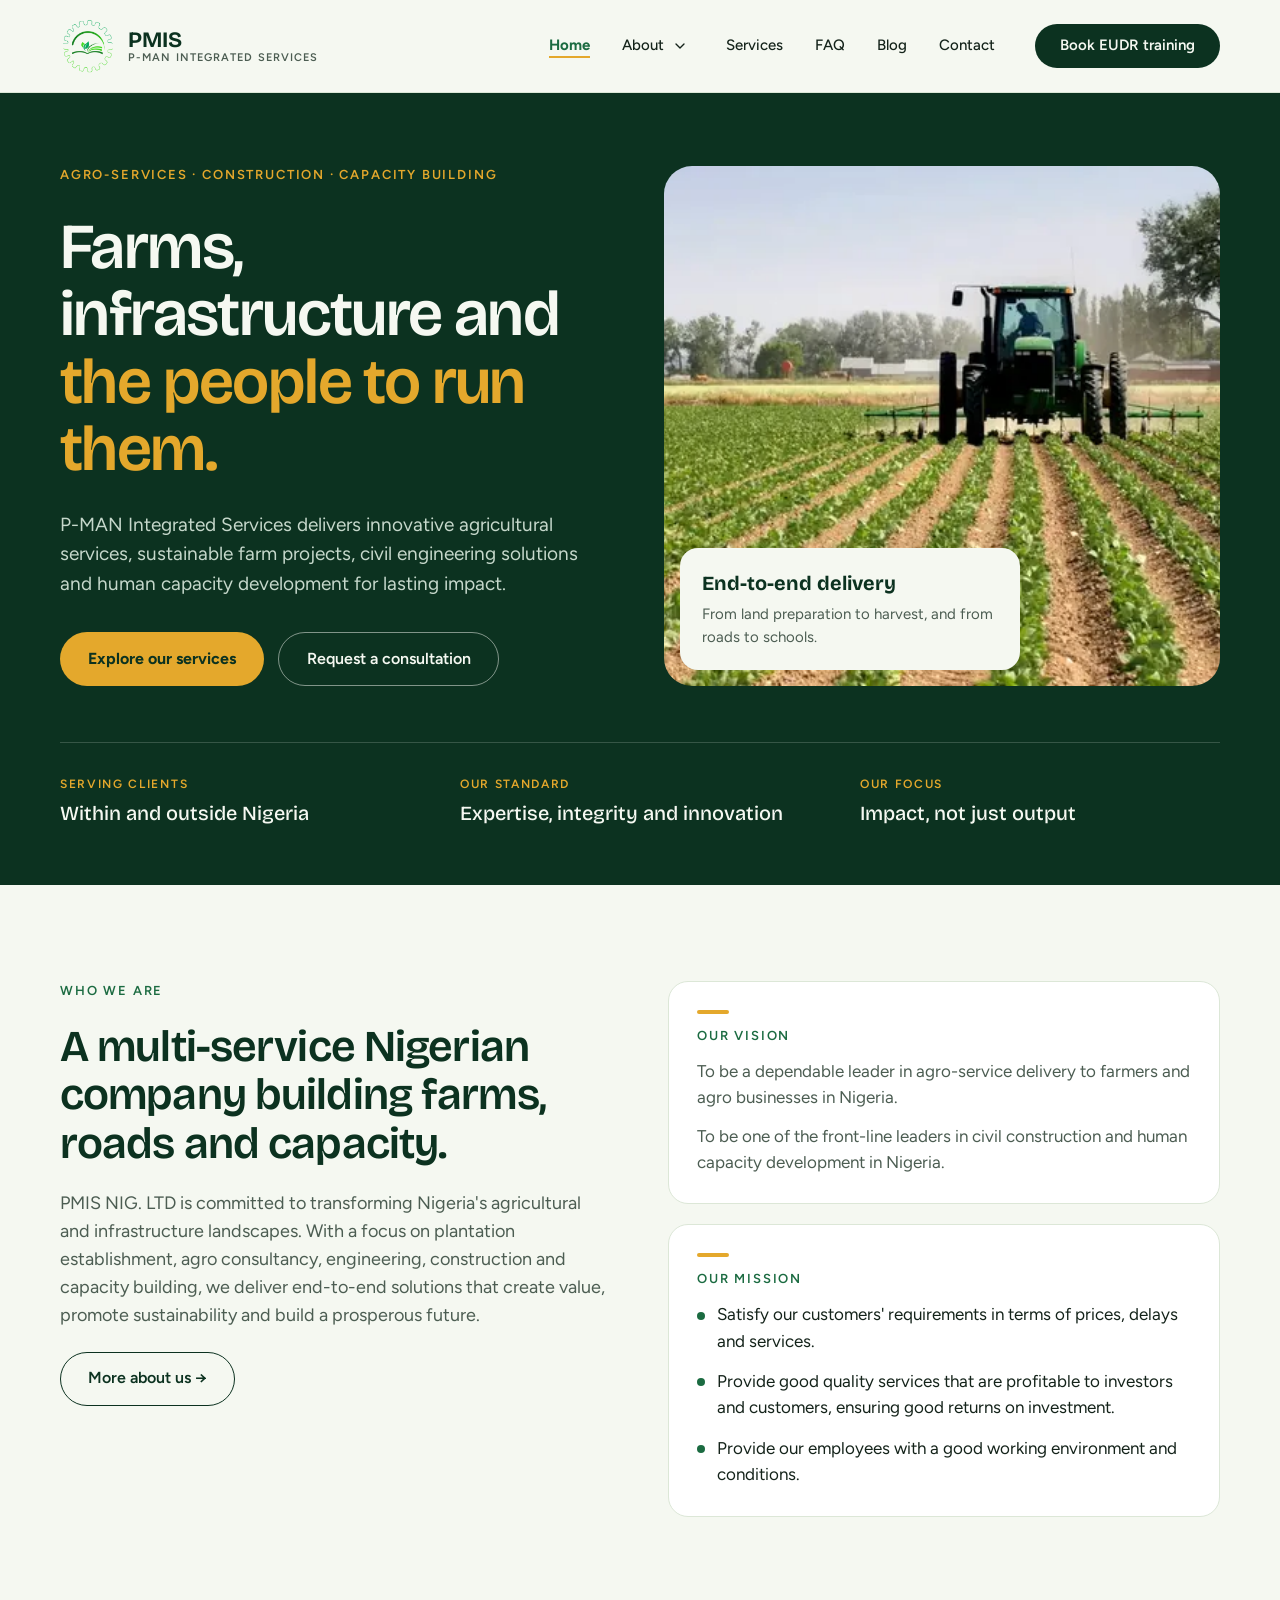
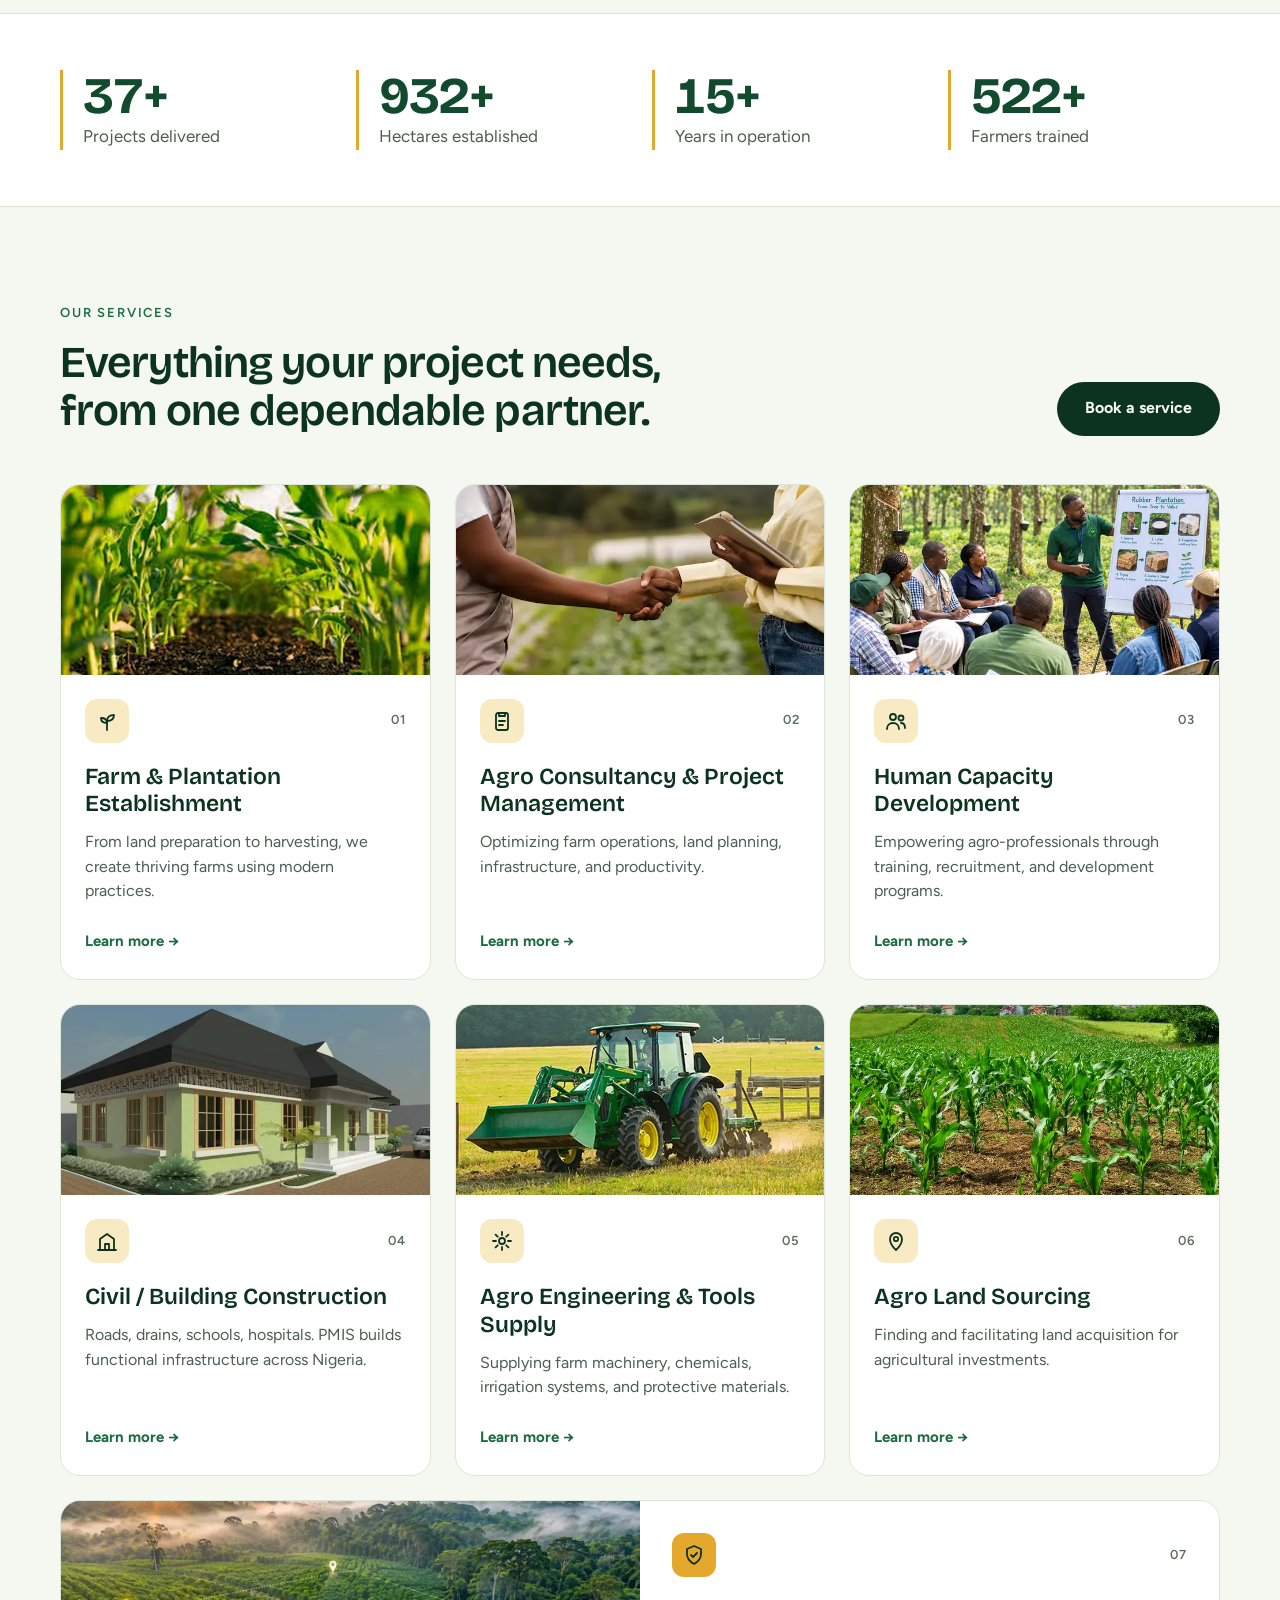
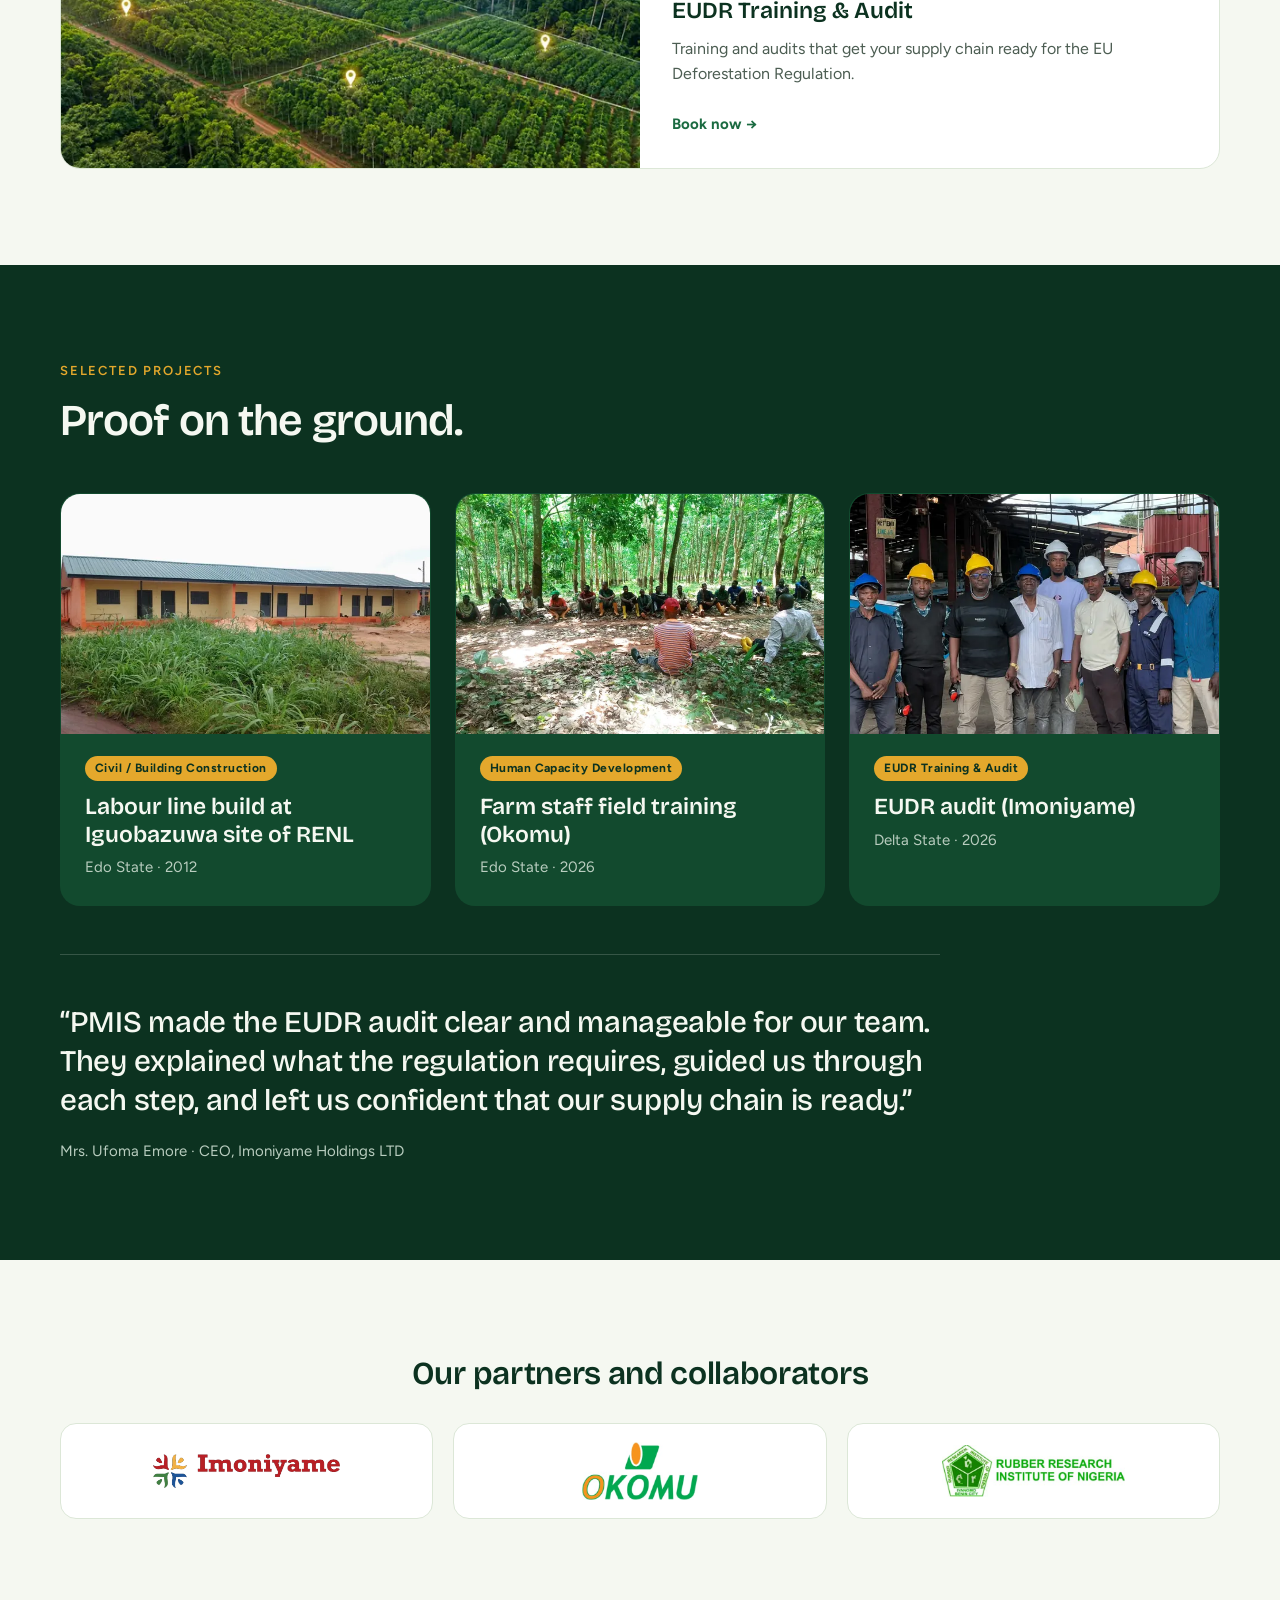
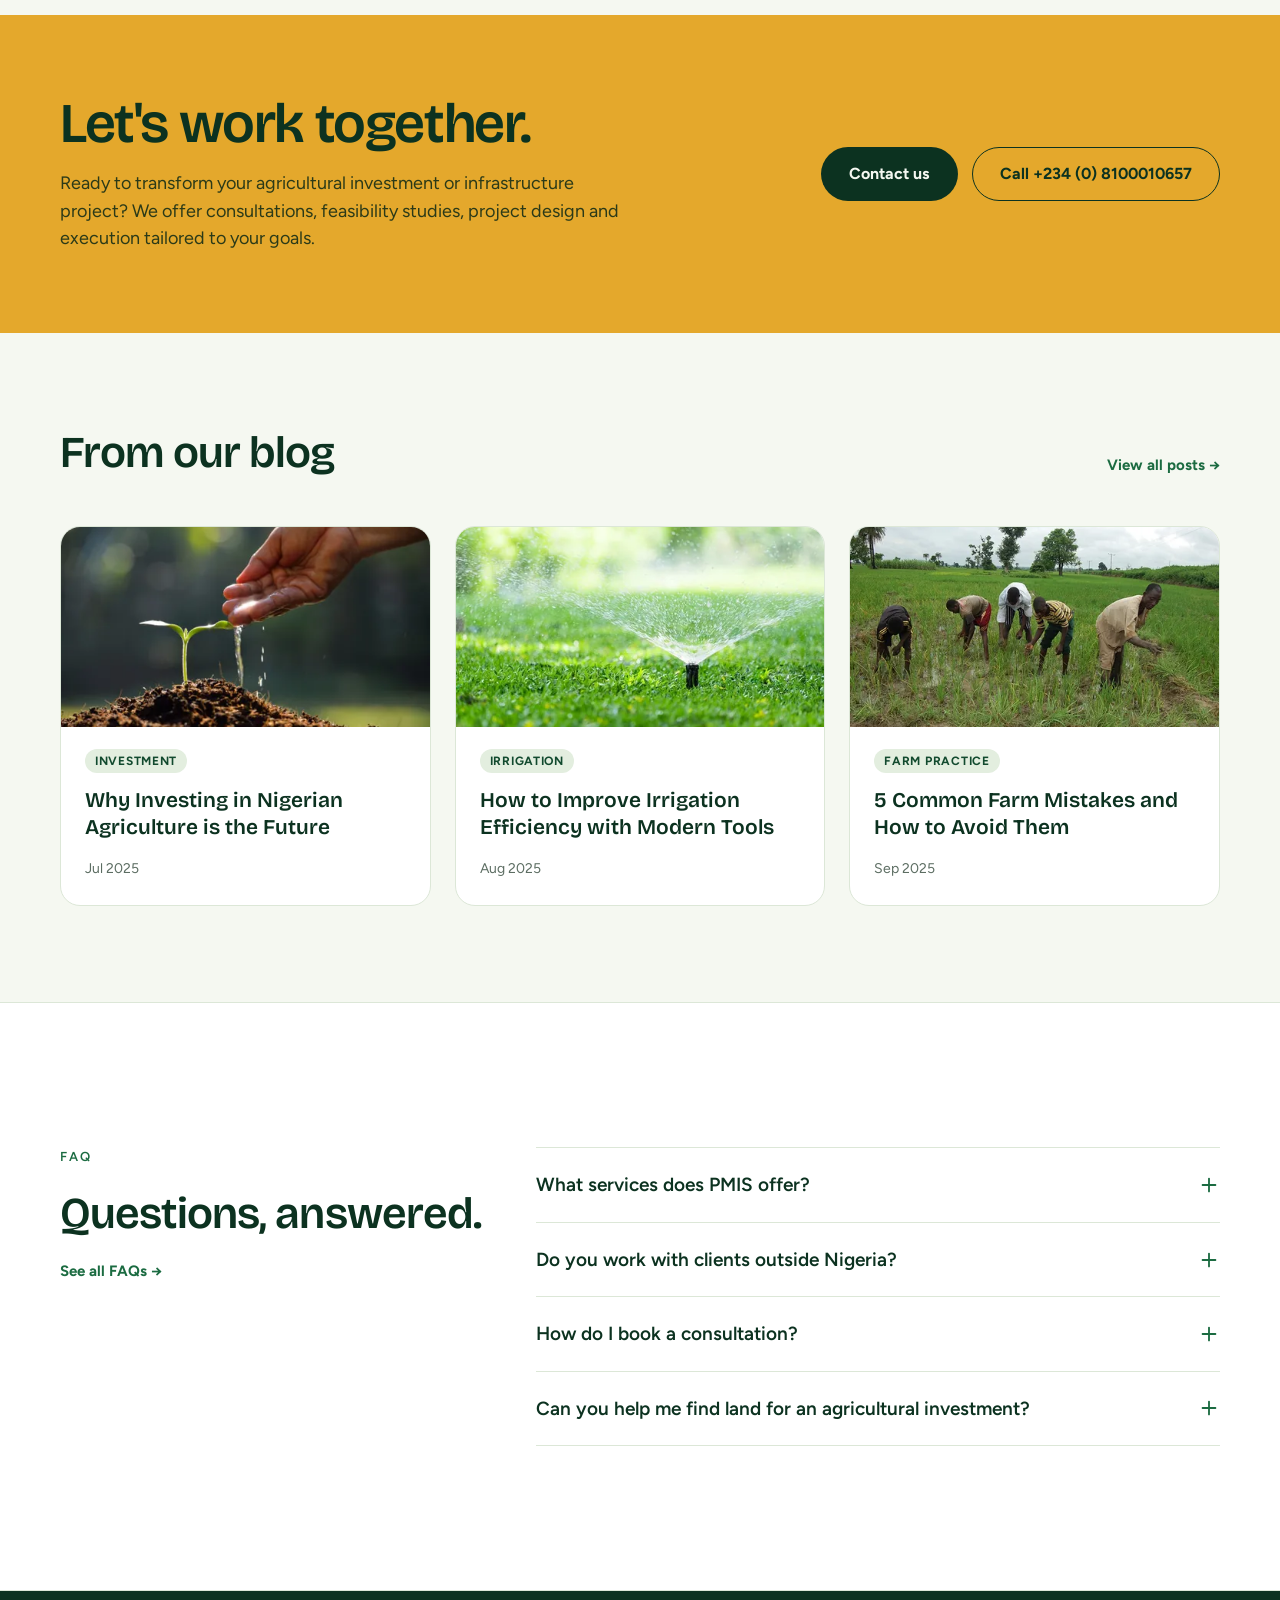
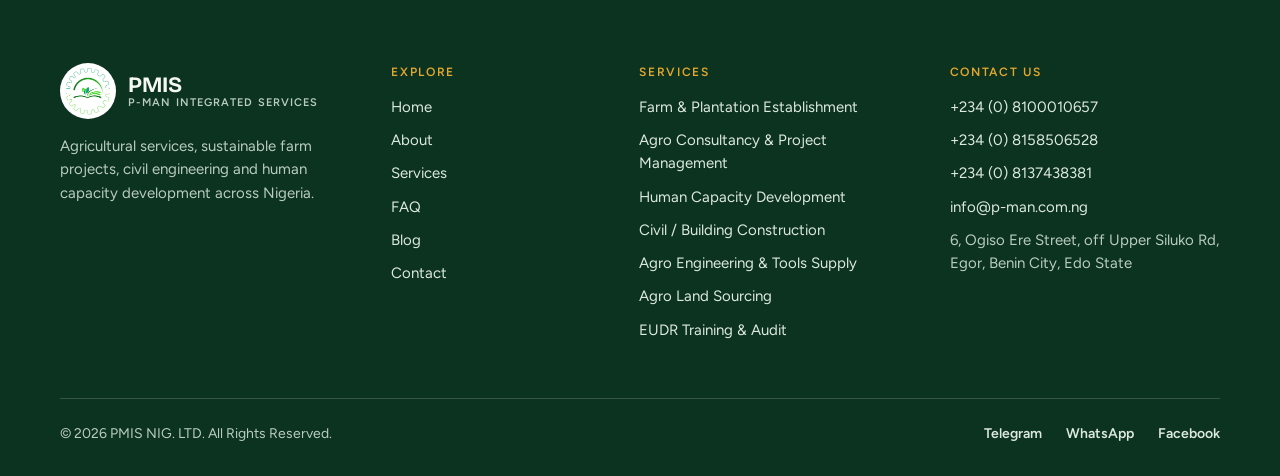
<file: index.html>
<!doctype html>
<html lang="en">
<head>
<meta charset="utf-8">
<meta name="viewport" content="width=device-width, initial-scale=1">
<title>P-MAN Integrated Services Nigeria Limited | Agro-services, Construction and Capacity Building</title>
<meta name="description" content="P-MAN Integrated Services (PMIS NIG. LTD) delivers agricultural services, sustainable farm projects, civil engineering solutions and human capacity development across Nigeria.">
<meta name="theme-color" content="#0C3220">
<!-- STAGING ONLY: delete the next line when the site goes live, or Google will not index it -->
<meta name="robots" content="noindex, nofollow">
<link rel="icon" type="image/png" href="images/logo.png">
<link rel="preconnect" href="https://fonts.googleapis.com">
<link rel="preconnect" href="https://fonts.gstatic.com" crossorigin>
<link href="https://fonts.googleapis.com/css2?family=Bricolage+Grotesque:opsz,wght@12..96,500;12..96,600;12..96,700&family=Figtree:wght@400;500;600;700&display=swap" rel="stylesheet">
<link rel="stylesheet" href="css/styles.css">
<script src="js/main.js" defer></script>
</head>
<body id="top">

<!-- Icon sprite: each symbol id (i-sprout, i-pin, ...) is used below via an svg "use" element with class "icon" -->
<svg width="0" height="0" style="position:absolute" aria-hidden="true" focusable="false">
  <symbol id="i-menu" viewBox="0 0 24 24"><path d="M4 7h16M4 12h16M4 17h16"/></symbol>
  <symbol id="i-close" viewBox="0 0 24 24"><path d="M6 6l12 12M18 6L6 18"/></symbol>
  <symbol id="i-plus" viewBox="0 0 24 24"><path d="M12 5v14M5 12h14"/></symbol>
  <symbol id="i-chevron" viewBox="0 0 24 24"><path d="M6 9l6 6 6-6"/></symbol>
  <symbol id="i-sprout" viewBox="0 0 24 24"><path d="M12 21v-9"/><path d="M12 12c0-4 3-6 7-6 0 4-3 6-7 6z"/><path d="M12 14c0-3-2-5-6-5 0 3 2 5 6 5z"/></symbol>
  <symbol id="i-clipboard" viewBox="0 0 24 24"><rect x="6" y="4" width="12" height="17" rx="2"/><path d="M9 4h6v3H9z"/><path d="M9 12h6M9 16h4"/></symbol>
  <symbol id="i-people" viewBox="0 0 24 24"><circle cx="9" cy="8" r="3"/><path d="M3 20c0-3.5 2.5-6 6-6s6 2.5 6 6"/><circle cx="17" cy="9" r="2.5"/><path d="M17 14c2.5 0 4 2 4 5"/></symbol>
  <symbol id="i-building" viewBox="0 0 24 24"><path d="M3 21h18"/><path d="M5 21V10l7-5 7 5v11"/><path d="M10 21v-6h4v6"/></symbol>
  <symbol id="i-gear" viewBox="0 0 24 24"><circle cx="12" cy="12" r="3"/><path d="M12 3v3M12 18v3M3 12h3M18 12h3M5.6 5.6l2.1 2.1M16.3 16.3l2.1 2.1M18.4 5.6l-2.1 2.1M7.7 16.3l-2.1 2.1"/></symbol>
  <symbol id="i-pin" viewBox="0 0 24 24"><path d="M12 21s-6-5.5-6-11a6 6 0 0 1 12 0c0 5.5-6 11-6 11z"/><circle cx="12" cy="10" r="2.2"/></symbol>
  <symbol id="i-phone" viewBox="0 0 24 24"><path d="M5 4h4l2 5-2.5 1.5a11 11 0 0 0 5 5L15 13l5 2v4a2 2 0 0 1-2 2A15 15 0 0 1 3 6a2 2 0 0 1 2-2z"/></symbol>
  <symbol id="i-mail" viewBox="0 0 24 24"><rect x="3" y="5" width="18" height="14" rx="2"/><path d="M3 7l9 6 9-6"/></symbol>
  <symbol id="i-shield" viewBox="0 0 24 24"><path d="M12 3l7 3v5c0 5-3.5 8-7 10-3.5-2-7-5-7-10V6l7-3z"/><path d="M9 12l2 2 4-4"/></symbol>
</svg>

<a class="skip" href="#main">Skip to content</a>

<!-- ============ HEADER ============ -->
<header class="site-header">
  <div class="container site-header__inner">
    <a class="logo" href="index.html" aria-label="PMIS home">
      <img class="logo__mark" src="images/logo.png" alt="" width="56" height="56">
      <span class="logo__text"><strong>PMIS</strong><small>P-MAN Integrated Services</small></span>
    </a>

    <button class="nav-toggle" type="button" aria-expanded="false" aria-controls="site-nav" aria-label="Open menu">
      <svg class="icon icon--open" aria-hidden="true"><use href="#i-menu"/></svg>
      <svg class="icon icon--close" aria-hidden="true"><use href="#i-close"/></svg>
    </button>

    <nav id="site-nav" class="nav" aria-label="Main">
      <ul class="nav__list">
        <li><a href="index.html" aria-current="page">Home</a></li>
        <li class="has-sub">
          <a class="nav__parent" href="about.html">About</a>
          <button class="sub-toggle" type="button" aria-expanded="false" aria-controls="sub-about" aria-label="About submenu"><svg class="icon" aria-hidden="true"><use href="#i-chevron"/></svg></button>
          <ul id="sub-about" class="subnav">
            <li><a href="about.html">About Us</a></li>
            <li><a href="history.html">Our History</a></li>
            <li><a href="team.html">Our Team</a></li>
            <li><a href="gallery.html">Our Work</a></li>
          </ul>
        </li>
        <li><a href="services.html">Services</a></li>
        <li><a href="faq.html">FAQ</a></li>
        <li><a href="blog.html">Blog</a></li><!-- TODO: point to the WordPress blog URL when it is live -->
        <li><a href="contact.html">Contact</a></li>
      </ul>
      <a class="btn btn--dark nav__cta" href="eudr.html">Book EUDR training</a>
    </nav>
  </div>
</header>

<main id="main">

<!-- ============ HERO ============ -->
<section class="hero">
  <div class="container hero__inner">
    <div class="hero__grid">
      <div class="hero__copy">
        <span class="eyebrow eyebrow--gold">Agro-services · Construction · Capacity building</span>
        <h1 class="h1">Farms, infrastructure and <span class="accent">the people to run them.</span></h1>
        <p class="hero__lead">P-MAN Integrated Services delivers innovative agricultural services, sustainable farm projects, civil engineering solutions and human capacity development for lasting impact.</p>
        <div class="hero__actions">
          <a class="btn btn--gold" href="services.html">Explore our services</a>
          <a class="btn btn--outline-light" href="contact.html">Request a consultation</a>
        </div>
      </div>

      <div class="media hero__media">
        <picture>
          <source type="image/webp" srcset="images/hero-tractor-640.webp 640w, images/hero-tractor-960.webp 960w, images/hero-tractor-1280.webp 1280w" sizes="(max-width: 900px) 100vw, 600px">
          <img class="hero__img" src="images/hero-tractor-960.jpg" srcset="images/hero-tractor-640.jpg 640w, images/hero-tractor-960.jpg 960w, images/hero-tractor-1280.jpg 1280w" sizes="(max-width: 900px) 100vw, 600px" width="1280" height="720" alt="A tractor cultivating between rows of young crops on a farm" fetchpriority="high" decoding="async">
        </picture>
        <div class="hero__card">
          <strong>End-to-end delivery</strong>
          <span>From land preparation to harvest, and from roads to schools.</span>
        </div>
      </div>
    </div>

    <ul class="pillars">
      <li><span class="pillars__label">Serving clients</span><span class="pillars__value">Within and outside Nigeria</span></li>
      <li><span class="pillars__label">Our standard</span><span class="pillars__value">Expertise, integrity and innovation</span></li>
      <li><span class="pillars__label">Our focus</span><span class="pillars__value">Impact, not just output</span></li>
    </ul>
  </div>
</section>

<!-- ============ ABOUT ============ -->
<section id="about" class="section">
  <div class="container about__grid">
    <div class="stack stack--lg about__copy">
      <span class="eyebrow">Who we are</span>
      <h2 class="h2">A multi-service Nigerian company building farms, roads and capacity.</h2>
      <p class="lead">PMIS NIG. LTD is committed to transforming Nigeria's agricultural and infrastructure landscapes. With a focus on plantation establishment, agro consultancy, engineering, construction and capacity building, we deliver end-to-end solutions that create value, promote sustainability and build a prosperous future.</p>
      <a class="btn btn--outline" href="about.html">More about us →</a>
    </div>

    <div class="stack about__panels">
      <div class="panel">
        <span class="panel__bar"></span>
        <h3 class="eyebrow">Our vision</h3>
        <p>To be a dependable leader in agro-service delivery to farmers and agro businesses in Nigeria.</p>
        <p>To be one of the front-line leaders in civil construction and human capacity development in Nigeria.</p>
      </div>
      <div class="panel">
        <span class="panel__bar"></span>
        <h3 class="eyebrow">Our mission</h3>
        <ul class="dots">
          <li>Satisfy our customers' requirements in terms of prices, delays and services.</li>
          <li>Provide good quality services that are profitable to investors and customers, ensuring good returns on investment.</li>
          <li>Provide our employees with a good working environment and conditions.</li>
        </ul>
      </div>
    </div>
  </div>
</section>

<!-- ============ STATS ============ -->
<!-- To animate a number, give it data-count="123" (and data-suffix="+"). Years in operation counts up from data-since, so it never goes stale.
     The text inside each number is the final value, shown if JavaScript is off or the visitor prefers reduced motion. -->
<section class="section section--white section--band" aria-label="PMIS in numbers">
  <div class="container stats">
    <div class="stat"><span class="stat__num" data-count="40" data-suffix="+">40+</span><span class="stat__label">Projects delivered</span></div>
    <div class="stat"><span class="stat__num" data-count="1000" data-suffix="+">1,000+</span><span class="stat__label">Hectares established</span></div>
    <div class="stat"><span class="stat__num" data-since="2010" data-suffix="+">16+</span><span class="stat__label">Years in operation</span></div>
    <div class="stat"><span class="stat__num" data-count="560" data-suffix="+">560+</span><span class="stat__label">Farmers trained</span></div>
  </div>
</section>

<!-- ============ SERVICES ============ -->
<section id="services" class="section">
  <div class="container">
    <div class="section-head">
      <div class="stack">
        <span class="eyebrow">Our services</span>
        <h2 class="h2 section-head__title">Everything your project needs, from one dependable partner.</h2>
      </div>
      <a class="btn btn--dark" href="contact.html">Book a service</a>
    </div>

    <!-- TODO: each "Learn more" link can point to its own service page later (for example services/farm-establishment.html) -->
    <div class="grid-3 services">

      <article class="card service">
        <div class="media"><picture><source type="image/webp" srcset="images/svc-farm-640.webp 640w, images/svc-farm-960.webp 960w" sizes="(max-width: 720px) 100vw, (max-width: 1024px) 50vw, 380px"><img src="images/svc-farm-960.jpg" srcset="images/svc-farm-640.jpg 640w, images/svc-farm-960.jpg 960w" sizes="(max-width: 720px) 100vw, (max-width: 1024px) 50vw, 380px" width="1600" height="1067" alt="Young crop seedlings growing in rich soil" loading="lazy" decoding="async" style="object-position:50% 60%"></picture></div>
        <div class="service__body">
          <span class="icon-box"><svg class="icon" aria-hidden="true"><use href="#i-sprout"/></svg></span>
          <span class="service__num">01</span>
          <h3 class="h3">Farm &amp; Plantation Establishment</h3>
          <p>From land preparation to harvesting, we create thriving farms using modern practices.</p>
          <a class="link" href="services.html">Learn more →</a>
        </div>
      </article>

      <article class="card service">
        <div class="media"><picture><source type="image/webp" srcset="images/svc-consult-626.webp 626w" sizes="(max-width: 720px) 100vw, (max-width: 1024px) 50vw, 380px"><img src="images/svc-consult-626.jpg" srcset="images/svc-consult-626.jpg 626w" sizes="(max-width: 720px) 100vw, (max-width: 1024px) 50vw, 380px" width="626" height="417" alt="Two people shake hands in a field, one holding a tablet" loading="lazy" decoding="async" style="object-position:50% 45%"></picture></div>
        <div class="service__body">
          <span class="icon-box"><svg class="icon" aria-hidden="true"><use href="#i-clipboard"/></svg></span>
          <span class="service__num">02</span>
          <h3 class="h3">Agro Consultancy &amp; Project Management</h3>
          <p>Optimizing farm operations, land planning, infrastructure, and productivity.</p>
          <a class="link" href="services.html">Learn more →</a>
        </div>
      </article>

      <article class="card service">
        <div class="media"><picture><source type="image/webp" srcset="images/svc-training-640.webp 640w, images/svc-training-960.webp 960w" sizes="(max-width: 720px) 100vw, (max-width: 1024px) 50vw, 380px"><img src="images/svc-training-960.jpg" srcset="images/svc-training-640.jpg 640w, images/svc-training-960.jpg 960w" sizes="(max-width: 720px) 100vw, (max-width: 1024px) 50vw, 380px" width="1536" height="1024" alt="A trainer teaching a group of farmers in a rubber plantation" loading="lazy" decoding="async" style="object-position:50% 40%"></picture></div>
        <div class="service__body">
          <span class="icon-box"><svg class="icon" aria-hidden="true"><use href="#i-people"/></svg></span>
          <span class="service__num">03</span>
          <h3 class="h3">Human Capacity Development</h3>
          <p>Empowering agro-professionals through training, recruitment, and development programs.</p>
          <a class="link" href="services.html">Learn more →</a>
        </div>
      </article>

      <article class="card service">
        <div class="media"><picture><source type="image/webp" srcset="images/svc-build-640.webp 640w, images/svc-build-960.webp 960w" sizes="(max-width: 720px) 100vw, (max-width: 1024px) 50vw, 380px"><img src="images/svc-build-960.jpg" srcset="images/svc-build-640.jpg 640w, images/svc-build-960.jpg 960w" sizes="(max-width: 720px) 100vw, (max-width: 1024px) 50vw, 380px" width="1600" height="1067" alt="Design of a green single-storey building with a dark hip roof" loading="lazy" decoding="async" style="object-position:50% 50%"></picture></div>
        <div class="service__body">
          <span class="icon-box"><svg class="icon" aria-hidden="true"><use href="#i-building"/></svg></span>
          <span class="service__num">04</span>
          <h3 class="h3">Civil / Building Construction</h3>
          <p>Roads, drains, schools, hospitals. PMIS builds functional infrastructure across Nigeria.</p>
          <a class="link" href="services.html">Learn more →</a>
        </div>
      </article>

      <article class="card service">
        <div class="media"><picture><source type="image/webp" srcset="images/svc-tools-640.webp 640w, images/svc-tools-960.webp 960w" sizes="(max-width: 720px) 100vw, (max-width: 1024px) 50vw, 380px"><img src="images/svc-tools-960.jpg" srcset="images/svc-tools-640.jpg 640w, images/svc-tools-960.jpg 960w" sizes="(max-width: 720px) 100vw, (max-width: 1024px) 50vw, 380px" width="1600" height="1067" alt="A green tractor with a front loader working a field" loading="lazy" decoding="async" style="object-position:45% 50%"></picture></div>
        <div class="service__body">
          <span class="icon-box"><svg class="icon" aria-hidden="true"><use href="#i-gear"/></svg></span>
          <span class="service__num">05</span>
          <h3 class="h3">Agro Engineering &amp; Tools Supply</h3>
          <p>Supplying farm machinery, chemicals, irrigation systems, and protective materials.</p>
          <a class="link" href="services.html">Learn more →</a>
        </div>
      </article>

      <article class="card service">
        <div class="media"><picture><source type="image/webp" srcset="images/svc-land-640.webp 640w, images/svc-land-960.webp 960w" sizes="(max-width: 720px) 100vw, (max-width: 1024px) 50vw, 380px"><img src="images/svc-land-960.jpg" srcset="images/svc-land-640.jpg 640w, images/svc-land-960.jpg 960w" sizes="(max-width: 720px) 100vw, (max-width: 1024px) 50vw, 380px" width="1600" height="1067" alt="Rows of young maize on farmland beside a settlement" loading="lazy" decoding="async" style="object-position:50% 65%"></picture></div>
        <div class="service__body">
          <span class="icon-box"><svg class="icon" aria-hidden="true"><use href="#i-pin"/></svg></span>
          <span class="service__num">06</span>
          <h3 class="h3">Agro Land Sourcing</h3>
          <p>Finding and facilitating land acquisition for agricultural investments.</p>
          <a class="link" href="services.html">Learn more →</a>
        </div>
      </article>

      <article class="card service span-last">
        <div class="media"><picture><source type="image/webp" srcset="images/svc-eudr-640.webp 640w, images/svc-eudr-960.webp 960w, images/svc-eudr-1280.webp 1280w" sizes="(max-width: 720px) 100vw, (max-width: 1024px) 50vw, 600px"><img src="images/svc-eudr-960.jpg" srcset="images/svc-eudr-640.jpg 640w, images/svc-eudr-960.jpg 960w, images/svc-eudr-1280.jpg 1280w" sizes="(max-width: 720px) 100vw, (max-width: 1024px) 50vw, 600px" width="1536" height="1024" alt="Aerial view of a rubber plantation beside forest at sunrise, with location pins marking the plots" loading="lazy" decoding="async" style="object-position:50% 55%"></picture></div>
        <div class="service__body">
          <span class="icon-box icon-box--gold"><svg class="icon" aria-hidden="true"><use href="#i-shield"/></svg></span>
          <span class="service__num">07</span>
          <h3 class="h3">EUDR Training &amp; Audit</h3>
          <p>Training and audits that get your supply chain ready for the EU Deforestation Regulation.</p>
          <a class="link" href="eudr.html">Book now →</a>
        </div>
      </article>

    </div>
  </div>
</section>

<!-- ============ PROJECTS + TESTIMONIAL ============ -->
<!-- TODO: replace the testimonial placeholder with a real client quote. Confirm consent from the people shown in the project photos. -->
<section class="section section--dark">
  <div class="container">
    <div class="section-head section-head--stack">
      <span class="eyebrow eyebrow--gold">Selected projects</span>
      <h2 class="h2">Proof on the ground.</h2>
    </div>

    <div class="grid-3 projects">
      <article class="card card--dark project">
        <div class="media"><picture><source type="image/webp" srcset="images/proj-labour-640.webp 640w, images/proj-labour-960.webp 960w, images/proj-labour-1280.webp 1280w" sizes="(max-width: 720px) 100vw, (max-width: 1024px) 50vw, 380px"><img src="images/proj-labour-960.jpg" srcset="images/proj-labour-640.jpg 640w, images/proj-labour-960.jpg 960w, images/proj-labour-1280.jpg 1280w" sizes="(max-width: 720px) 100vw, (max-width: 1024px) 50vw, 380px" width="1280" height="792" alt="Completed single-storey labour line with a green metal roof and orange-trimmed walls" loading="lazy" decoding="async" style="object-position:50% 50%"></picture></div>
        <div class="project__body">
          <span class="chip chip--gold">Civil / Building Construction</span>
          <h3 class="h3">Labour line build at Iguobazuwa site of RENL</h3>
          <span class="muted-light">Edo State · 2012</span>
        </div>
      </article>
      <article class="card card--dark project">
        <div class="media"><picture><source type="image/webp" srcset="images/proj-training-640.webp 640w, images/proj-training-960.webp 960w, images/proj-training-1280.webp 1280w" sizes="(max-width: 720px) 100vw, (max-width: 1024px) 50vw, 380px"><img src="images/proj-training-960.jpg" srcset="images/proj-training-640.jpg 640w, images/proj-training-960.jpg 960w, images/proj-training-1280.jpg 1280w" sizes="(max-width: 720px) 100vw, (max-width: 1024px) 50vw, 380px" width="1280" height="960" alt="Farm staff seated in a circle in a rubber plantation during a field training session" loading="lazy" decoding="async" style="object-position:50% 55%"></picture></div>
        <div class="project__body">
          <span class="chip chip--gold">Human Capacity Development</span>
          <h3 class="h3">Farm staff field training (Okomu)</h3>
          <span class="muted-light">Edo State · 2026</span>
        </div>
      </article>
      <article class="card card--dark project">
        <div class="media"><picture><source type="image/webp" srcset="images/proj-eudr-640.webp 640w, images/proj-eudr-960.webp 960w, images/proj-eudr-1080.webp 1080w" sizes="(max-width: 720px) 100vw, (max-width: 1024px) 50vw, 380px"><img src="images/proj-eudr-960.jpg" srcset="images/proj-eudr-640.jpg 640w, images/proj-eudr-960.jpg 960w, images/proj-eudr-1080.jpg 1080w" sizes="(max-width: 720px) 100vw, (max-width: 1024px) 50vw, 380px" width="1080" height="810" alt="PMIS team and plant staff in hard hats at the Imoniyame processing site" loading="lazy" decoding="async" style="object-position:50% 30%"></picture></div>
        <div class="project__body">
          <span class="chip chip--gold">EUDR Training &amp; Audit</span>
          <h3 class="h3">EUDR audit (Imoniyame)</h3>
          <span class="muted-light">Delta State · 2026</span>
        </div>
      </article>
    </div>

    <figure class="quote">
      <blockquote><p>“PMIS made the EUDR audit clear and manageable for our team. They explained what the regulation requires, guided us through each step, and left us confident that our supply chain is ready.”</p></blockquote>
      <figcaption class="muted-light">Mrs. Ufoma Emore · CEO, Imoniyame Holdings LTD</figcaption>
    </figure>
  </div>
</section>

<!-- ============ PARTNERS ============ -->
<!-- Client logos: shown with permission. Confirm each organisation agrees to its logo being used. -->
<section class="section section--partners">
  <div class="container">
    <h2 class="h2 h2--sm center">Our partners and collaborators</h2>
    <ul class="partners">
      <li class="partner"><img class="partner__logo partner__logo--imoniyame" src="images/logo-imoniyame.png" width="720" height="131" alt="Imoniyame Holdings" loading="lazy" decoding="async"></li>
      <li class="partner"><img class="partner__logo partner__logo--okomu" src="images/logo-okomu.png" width="352" height="177" alt="Okomu Oil Palm Company PLC" loading="lazy" decoding="async"></li>
      <li class="partner"><img class="partner__logo partner__logo--rrin" src="images/logo-rrin.png" width="512" height="145" alt="Rubber Research Institute of Nigeria" loading="lazy" decoding="async"></li>
    </ul>
  </div>
</section>

<!-- ============ CTA ============ -->
<section id="contact" class="cta">
  <div class="container cta__inner">
    <div class="stack cta__copy">
      <h2 class="cta__title">Let's work together.</h2>
      <p>Ready to transform your agricultural investment or infrastructure project? We offer consultations, feasibility studies, project design and execution tailored to your goals.</p>
    </div>
    <div class="cta__actions">
      <a class="btn btn--dark" href="mailto:info@p-man.com.ng">Contact us</a>
      <a class="btn btn--outline-dark" href="tel:+2348100010657">Call +234 (0) 8100010657</a>
    </div>
  </div>
</section>

<!-- ============ BLOG ============ -->
<!-- TODO: replace these three cards with the real posts, or the WordPress feed later -->
<section id="blog" class="section">
  <div class="container">
    <div class="section-head section-head--row">
      <h2 class="h2">From our blog</h2>
      <a class="link" href="blog.html">View all posts →</a>
    </div>

    <div class="grid-3 posts">
      <article class="card post">
        <div class="media"><picture><source type="image/webp" srcset="images/blog-seedling-480.webp 480w, images/blog-seedling-550.webp 550w" sizes="(max-width: 720px) 100vw, (max-width: 1024px) 50vw, 380px"><img src="images/blog-seedling-550.jpg" srcset="images/blog-seedling-480.jpg 480w, images/blog-seedling-550.jpg 550w" sizes="(max-width: 720px) 100vw, (max-width: 1024px) 50vw, 380px" width="550" height="360" alt="A hand watering a young seedling growing from soil" loading="lazy" decoding="async" style="object-position:50% 50%"></picture></div>
        <div class="post__body">
          <span class="chip">Investment</span>
          <h3 class="h3 h3--sm"><a href="blog.html">Why Investing in Nigerian Agriculture is the Future</a></h3>
          <time class="post__date" datetime="2025-07">Jul 2025</time>
        </div>
      </article>
      <article class="card post">
        <div class="media"><picture><source type="image/webp" srcset="images/blog-sprinkler-480.webp 480w, images/blog-sprinkler-810.webp 810w" sizes="(max-width: 720px) 100vw, (max-width: 1024px) 50vw, 380px"><img src="images/blog-sprinkler-810.jpg" srcset="images/blog-sprinkler-480.jpg 480w, images/blog-sprinkler-810.jpg 810w" sizes="(max-width: 720px) 100vw, (max-width: 1024px) 50vw, 380px" width="810" height="450" alt="A sprinkler watering a green lawn" loading="lazy" decoding="async" style="object-position:50% 60%"></picture></div>
        <div class="post__body">
          <span class="chip">Irrigation</span>
          <h3 class="h3 h3--sm"><a href="blog.html">How to Improve Irrigation Efficiency with Modern Tools</a></h3>
          <time class="post__date" datetime="2025-08">Aug 2025</time>
        </div>
      </article>
      <article class="card post">
        <div class="media"><picture><source type="image/webp" srcset="images/blog-workers-480.webp 480w, images/blog-workers-735.webp 735w" sizes="(max-width: 720px) 100vw, (max-width: 1024px) 50vw, 380px"><img src="images/blog-workers-735.jpg" srcset="images/blog-workers-480.jpg 480w, images/blog-workers-735.jpg 735w" sizes="(max-width: 720px) 100vw, (max-width: 1024px) 50vw, 380px" width="735" height="413" alt="Farm workers bending to work in a green rice field" loading="lazy" decoding="async" style="object-position:50% 55%"></picture></div>
        <div class="post__body">
          <span class="chip">Farm practice</span>
          <h3 class="h3 h3--sm"><a href="blog.html">5 Common Farm Mistakes and How to Avoid Them</a></h3>
          <time class="post__date" datetime="2025-09">Sep 2025</time>
        </div>
      </article>
    </div>
  </div>
</section>

<!-- ============ FAQ ============ -->
<!-- TODO: confirm these answers with the client before launch -->
<section id="faq" class="section section--white section--band">
  <div class="container faq__grid">
    <div class="stack stack--lg">
      <span class="eyebrow">FAQ</span>
      <h2 class="h2">Questions, answered.</h2>
      <a class="link" href="faq.html">See all FAQs →</a>
    </div>
    <div class="faq__list">
      <details>
        <summary>What services does PMIS offer?<svg class="icon" aria-hidden="true"><use href="#i-plus"/></svg></summary>
        <p>We offer farm and plantation establishment, agro consultancy and project management, human capacity development, civil and building construction, agro engineering and tools supply, and agro land sourcing.</p>
      </details>
      <details>
        <summary>Do you work with clients outside Nigeria?<svg class="icon" aria-hidden="true"><use href="#i-plus"/></svg></summary>
        <p>Yes. We serve clients within and outside Nigeria.</p>
      </details>
      <details>
        <summary>How do I book a consultation?<svg class="icon" aria-hidden="true"><use href="#i-plus"/></svg></summary>
        <p>Use the Contact button, call or email us, and we will arrange a consultation to discuss your goals.</p>
      </details>
      <details>
        <summary>Can you help me find land for an agricultural investment?<svg class="icon" aria-hidden="true"><use href="#i-plus"/></svg></summary>
        <p>Yes. Agro land sourcing is one of our services: we find and facilitate land acquisition for agricultural investments.</p>
      </details>
    </div>
  </div>
</section>

</main>

<!-- ============ FOOTER ============ -->
<footer class="site-footer">
  <div class="container">
    <div class="footer__grid">
      <div class="stack">
        <a class="logo logo--light" href="index.html" aria-label="PMIS home">
          <img class="logo__mark" src="images/logo.png" alt="" width="56" height="56">
          <span class="logo__text"><strong>PMIS</strong><small>P-MAN Integrated Services</small></span>
        </a>
        <p class="footer__about">Agricultural services, sustainable farm projects, civil engineering and human capacity development across Nigeria.</p>
      </div>

      <nav aria-label="Footer">
        <h2 class="footer__title">Explore</h2>
        <ul class="footer__list">
          <li><a href="index.html">Home</a></li>
          <li><a href="about.html">About</a></li>
          <li><a href="services.html">Services</a></li>
          <li><a href="faq.html">FAQ</a></li>
          <li><a href="blog.html">Blog</a></li>
          <li><a href="contact.html">Contact</a></li>
        </ul>
      </nav>

      <div>
        <h2 class="footer__title">Services</h2>
        <ul class="footer__list">
          <li><a href="services.html">Farm &amp; Plantation Establishment</a></li>
          <li><a href="services.html">Agro Consultancy &amp; Project Management</a></li>
          <li><a href="services.html">Human Capacity Development</a></li>
          <li><a href="services.html">Civil / Building Construction</a></li>
          <li><a href="services.html">Agro Engineering &amp; Tools Supply</a></li>
          <li><a href="services.html">Agro Land Sourcing</a></li>
          <li><a href="eudr.html">EUDR Training &amp; Audit</a></li>
        </ul>
      </div>

      <div>
        <h2 class="footer__title">Contact us</h2>
        <ul class="footer__list">
          <li><a href="tel:+2348100010657">+234 (0) 8100010657</a></li>
          <li><a href="tel:+2348158506528">+234 (0) 8158506528</a></li>
          <li><a href="tel:+2348137438381">+234 (0) 8137438381</a></li>
          <li><a href="mailto:info@p-man.com.ng">info@p-man.com.ng</a></li>
          <li class="footer__address">6, Ogiso Ere Street, off Upper Siluko Rd, Egor, Benin City, Edo State</li>
        </ul>
      </div>
    </div>

    <div class="footer__bottom">
      <span>© <span id="year">2026</span> PMIS NIG. LTD. All Rights Reserved.</span>
      <!-- TODO: replace # with the real Telegram, WhatsApp and Facebook links -->
      <ul class="footer__social">
        <li><a href="#">Telegram</a></li>
        <li><a href="#">WhatsApp</a></li>
        <li><a href="#">Facebook</a></li>
      </ul>
    </div>
  </div>
</footer>

</body>
</html>
</file>
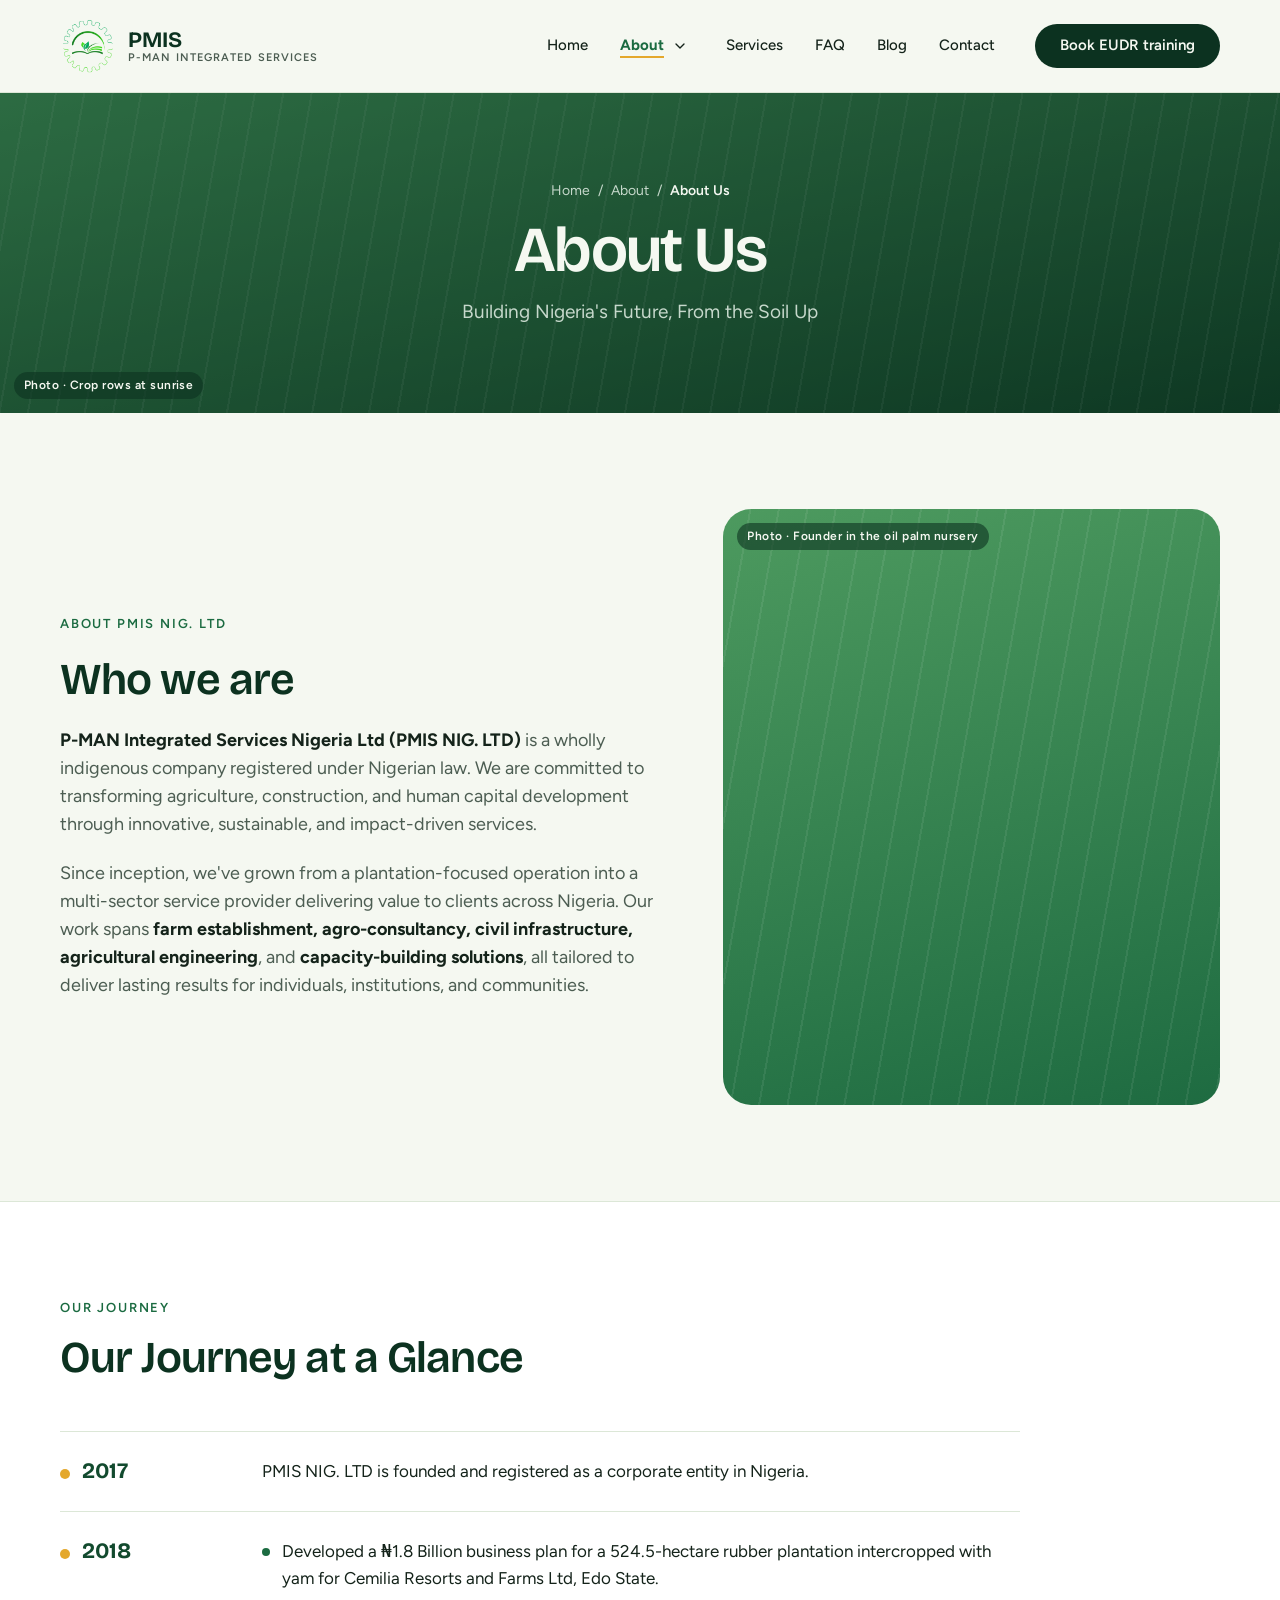
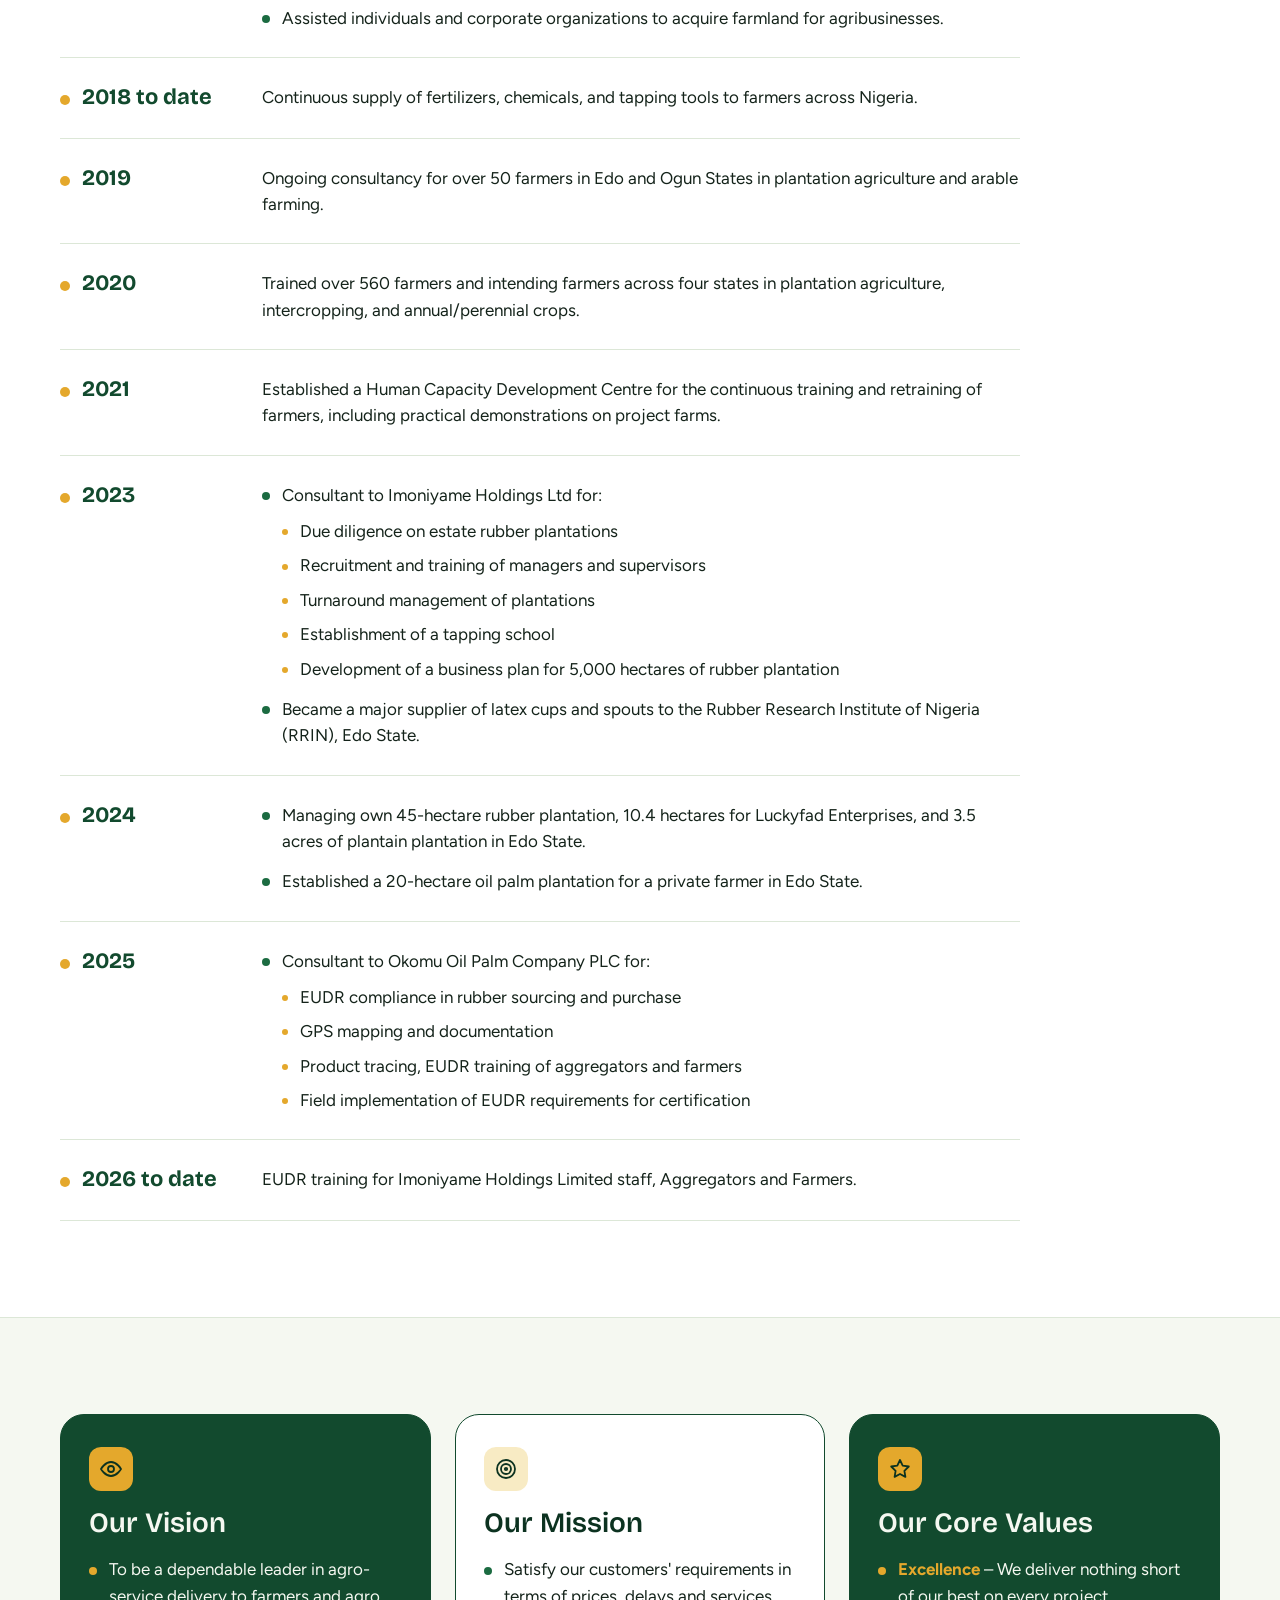
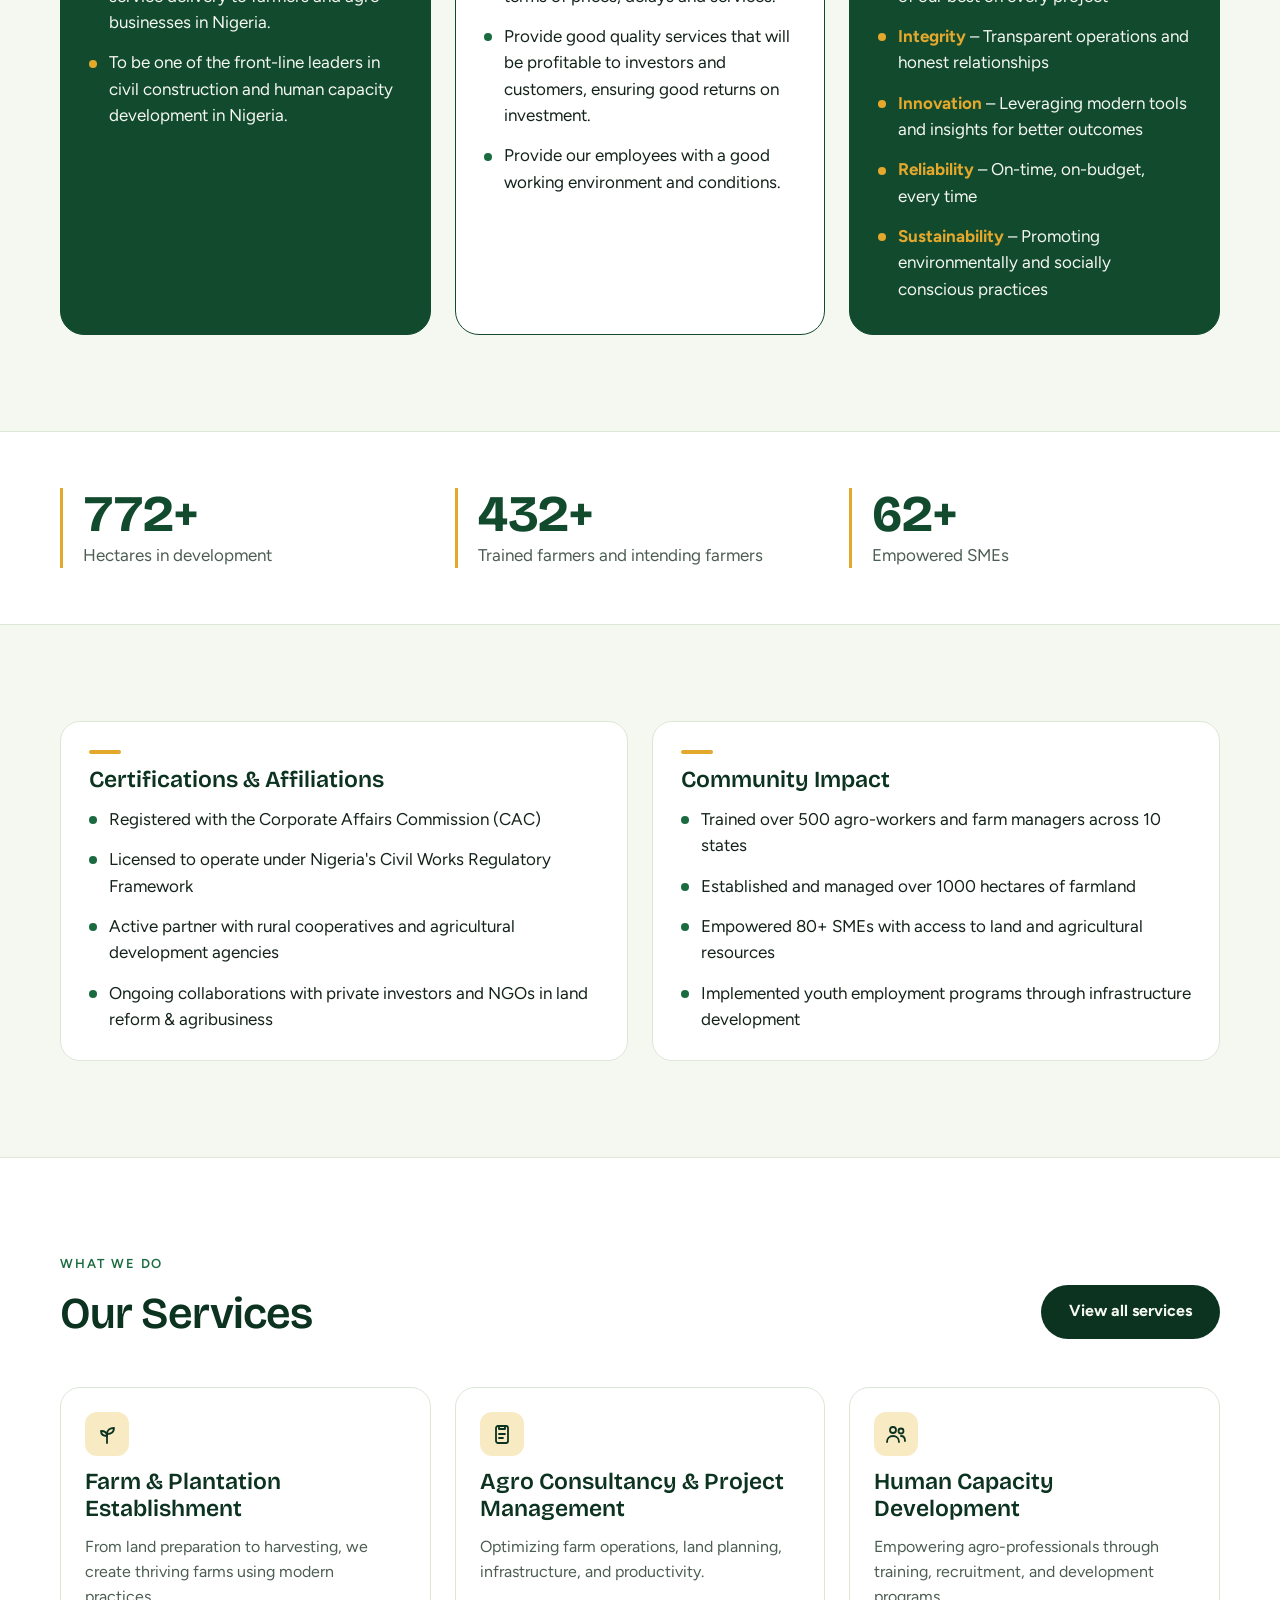
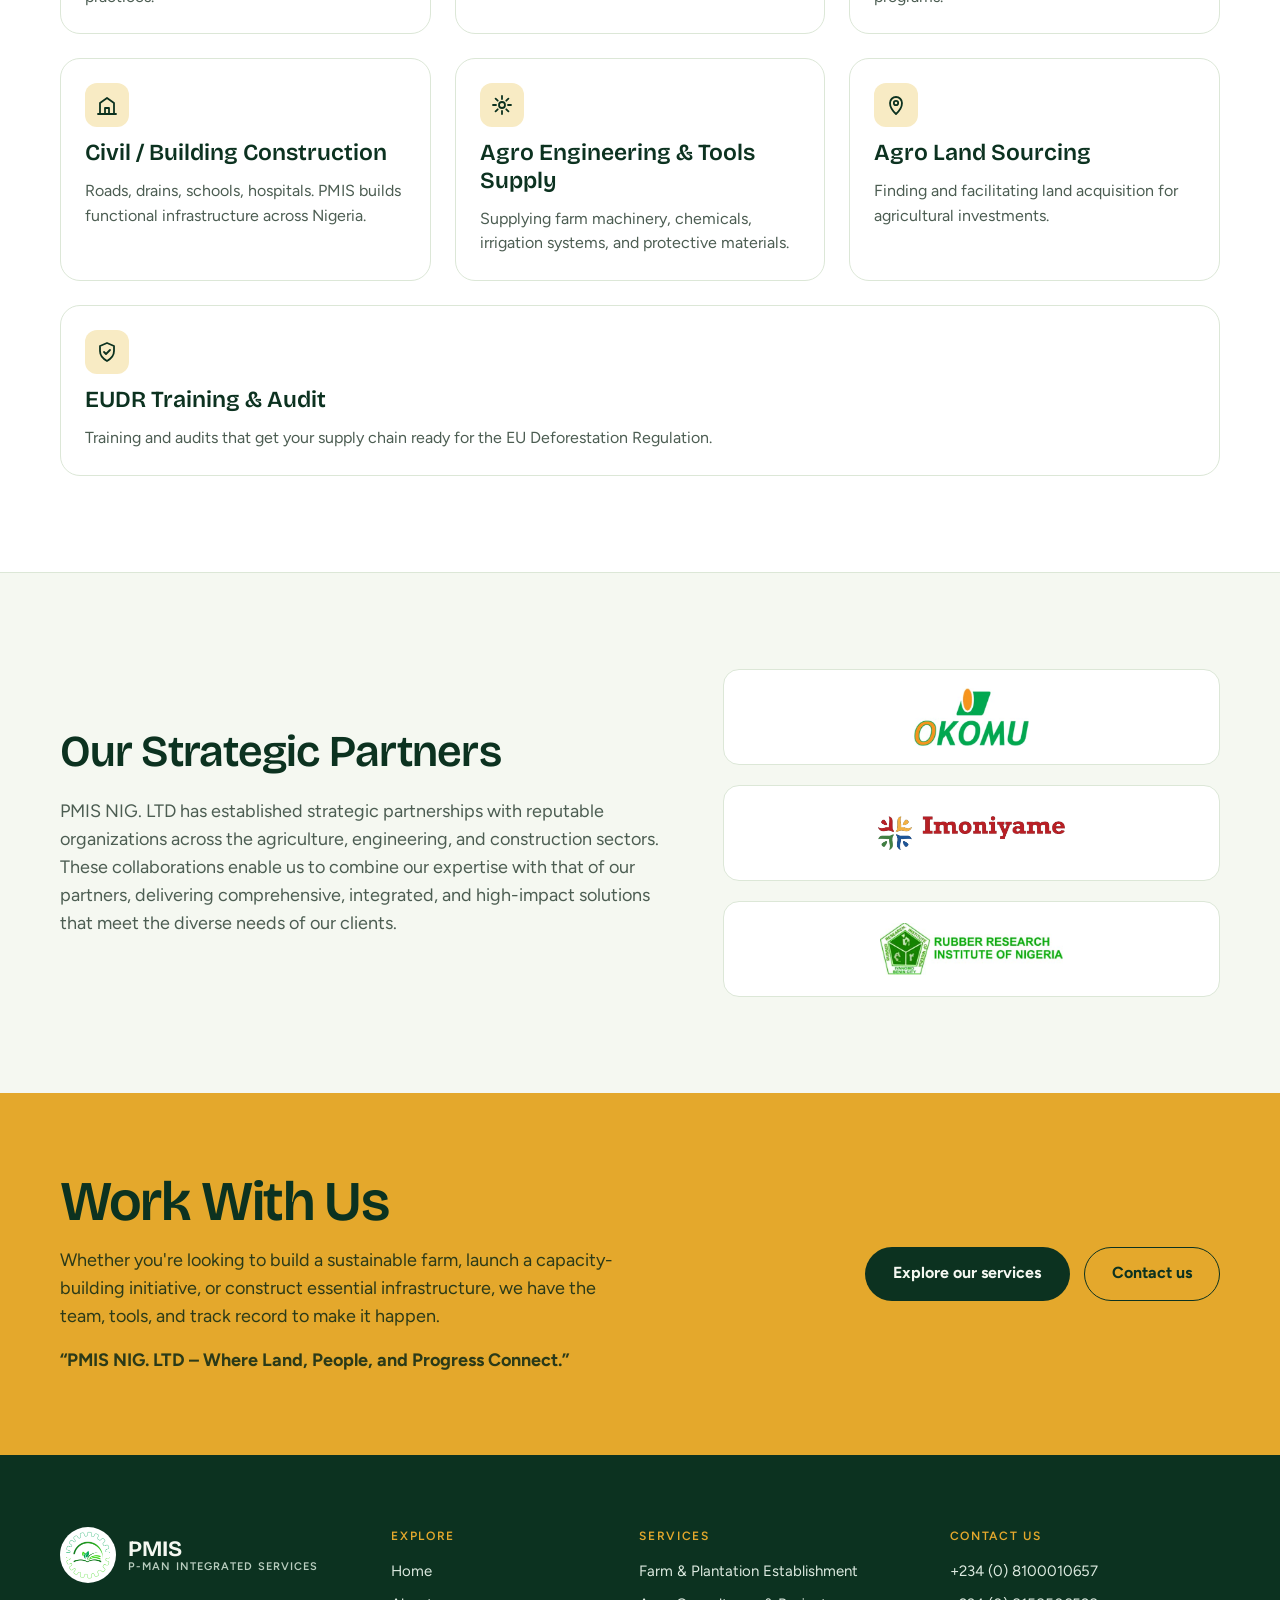
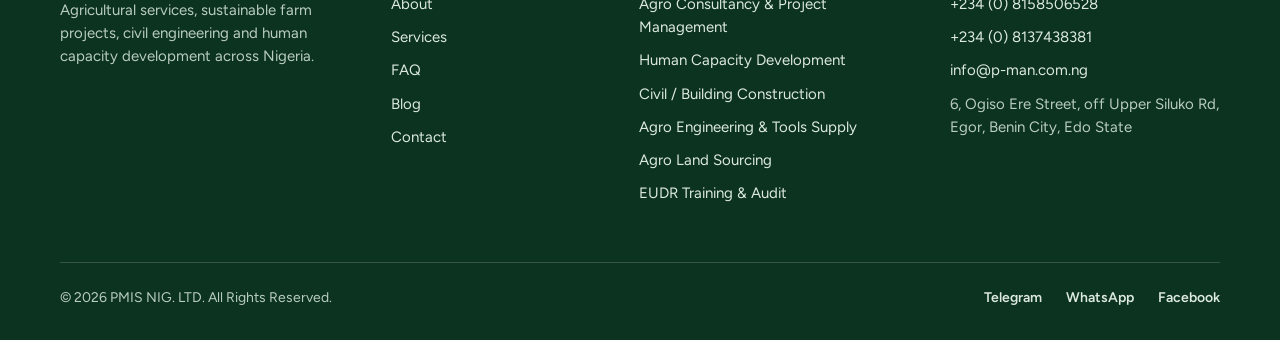
<file: about.html>
<!doctype html>
<html lang="en">
<head>
<meta charset="utf-8">
<meta name="viewport" content="width=device-width, initial-scale=1">
<title>About Us | P-MAN Integrated Services Nigeria Limited</title>
<meta name="description" content="PMIS NIG. LTD is a wholly indigenous Nigerian company delivering farm establishment, agro-consultancy, civil infrastructure, agricultural engineering and capacity-building solutions.">
<meta name="theme-color" content="#0C3220">
<!-- STAGING ONLY: delete the next line when the site goes live, or Google will not index it -->
<meta name="robots" content="noindex, nofollow">
<link rel="icon" type="image/png" href="images/logo.png">
<link rel="preconnect" href="https://fonts.googleapis.com">
<link rel="preconnect" href="https://fonts.gstatic.com" crossorigin>
<link href="https://fonts.googleapis.com/css2?family=Bricolage+Grotesque:opsz,wght@12..96,500;12..96,600;12..96,700&family=Figtree:wght@400;500;600;700&display=swap" rel="stylesheet">
<link rel="stylesheet" href="css/styles.css">
<script src="js/main.js" defer></script>
</head>
<body id="top">

<!-- Icon sprite: each symbol id is used below via an svg "use" element with class "icon" -->
<svg width="0" height="0" style="position:absolute" aria-hidden="true" focusable="false">
  <symbol id="i-menu" viewBox="0 0 24 24"><path d="M4 7h16M4 12h16M4 17h16"/></symbol>
  <symbol id="i-close" viewBox="0 0 24 24"><path d="M6 6l12 12M18 6L6 18"/></symbol>
  <symbol id="i-chevron" viewBox="0 0 24 24"><path d="M6 9l6 6 6-6"/></symbol>
  <symbol id="i-plus" viewBox="0 0 24 24"><path d="M12 5v14M5 12h14"/></symbol>
  <symbol id="i-sprout" viewBox="0 0 24 24"><path d="M12 21v-9"/><path d="M12 12c0-4 3-6 7-6 0 4-3 6-7 6z"/><path d="M12 14c0-3-2-5-6-5 0 3 2 5 6 5z"/></symbol>
  <symbol id="i-clipboard" viewBox="0 0 24 24"><rect x="6" y="4" width="12" height="17" rx="2"/><path d="M9 4h6v3H9z"/><path d="M9 12h6M9 16h4"/></symbol>
  <symbol id="i-people" viewBox="0 0 24 24"><circle cx="9" cy="8" r="3"/><path d="M3 20c0-3.5 2.5-6 6-6s6 2.5 6 6"/><circle cx="17" cy="9" r="2.5"/><path d="M17 14c2.5 0 4 2 4 5"/></symbol>
  <symbol id="i-building" viewBox="0 0 24 24"><path d="M3 21h18"/><path d="M5 21V10l7-5 7 5v11"/><path d="M10 21v-6h4v6"/></symbol>
  <symbol id="i-gear" viewBox="0 0 24 24"><circle cx="12" cy="12" r="3"/><path d="M12 3v3M12 18v3M3 12h3M18 12h3M5.6 5.6l2.1 2.1M16.3 16.3l2.1 2.1M18.4 5.6l-2.1 2.1M7.7 16.3l-2.1 2.1"/></symbol>
  <symbol id="i-pin" viewBox="0 0 24 24"><path d="M12 21s-6-5.5-6-11a6 6 0 0 1 12 0c0 5.5-6 11-6 11z"/><circle cx="12" cy="10" r="2.2"/></symbol>
  <symbol id="i-phone" viewBox="0 0 24 24"><path d="M5 4h4l2 5-2.5 1.5a11 11 0 0 0 5 5L15 13l5 2v4a2 2 0 0 1-2 2A15 15 0 0 1 3 6a2 2 0 0 1 2-2z"/></symbol>
  <symbol id="i-mail" viewBox="0 0 24 24"><rect x="3" y="5" width="18" height="14" rx="2"/><path d="M3 7l9 6 9-6"/></symbol>
  <symbol id="i-shield" viewBox="0 0 24 24"><path d="M12 3l7 3v5c0 5-3.5 8-7 10-3.5-2-7-5-7-10V6l7-3z"/><path d="M9 12l2 2 4-4"/></symbol>
  <symbol id="i-eye" viewBox="0 0 24 24"><path d="M2 12s4-7 10-7 10 7 10 7-4 7-10 7S2 12 2 12z"/><circle cx="12" cy="12" r="3"/></symbol>
  <symbol id="i-target" viewBox="0 0 24 24"><circle cx="12" cy="12" r="9"/><circle cx="12" cy="12" r="5"/><circle cx="12" cy="12" r="1.2"/></symbol>
  <symbol id="i-star" viewBox="0 0 24 24"><path d="M12 3l2.7 5.6 6.1.9-4.4 4.3 1 6.1L12 17l-5.4 2.9 1-6.1L3.2 9.5l6.1-.9z"/></symbol>
</svg>

<a class="skip" href="#main">Skip to content</a>

<!-- ============ HEADER ============ -->
<header class="site-header">
  <div class="container site-header__inner">
    <a class="logo" href="index.html" aria-label="PMIS home">
      <img class="logo__mark" src="images/logo.png" alt="" width="56" height="56">
      <span class="logo__text"><strong>PMIS</strong><small>P-MAN Integrated Services</small></span>
    </a>

    <button class="nav-toggle" type="button" aria-expanded="false" aria-controls="site-nav" aria-label="Open menu">
      <svg class="icon icon--open" aria-hidden="true"><use href="#i-menu"/></svg>
      <svg class="icon icon--close" aria-hidden="true"><use href="#i-close"/></svg>
    </button>

    <nav id="site-nav" class="nav" aria-label="Main">
      <ul class="nav__list">
        <li><a href="index.html">Home</a></li>
        <li class="has-sub">
          <a class="nav__parent" href="about.html" aria-current="page">About</a>
          <button class="sub-toggle" type="button" aria-expanded="false" aria-controls="sub-about" aria-label="About submenu"><svg class="icon" aria-hidden="true"><use href="#i-chevron"/></svg></button>
          <ul id="sub-about" class="subnav">
            <li><a href="about.html" aria-current="page">About Us</a></li>
            <li><a href="history.html">Our History</a></li>
            <li><a href="team.html">Our Team</a></li>
            <li><a href="gallery.html">Our Work</a></li>
          </ul>
        </li>
        <li><a href="services.html">Services</a></li>
        <li><a href="faq.html">FAQ</a></li>
        <li><a href="blog.html">Blog</a></li><!-- TODO: point to the WordPress blog URL when it is live -->
        <li><a href="contact.html">Contact</a></li>
      </ul>
      <a class="btn btn--dark nav__cta" href="eudr.html">Book EUDR training</a>
    </nav>
  </div>
</header>

<main id="main">

<!-- ============ PAGE HERO ============ -->
<!-- PHOTO: replace .ph classes with an <img> (see README) -->
<section class="page-hero media ph ph--hero">
  <span class="ph__tag">Photo · Crop rows at sunrise</span>
  <div class="container page-hero__inner">
    <nav class="breadcrumb" aria-label="Breadcrumb">
      <a href="index.html">Home</a><span aria-hidden="true">/</span><a href="about.html">About</a><span aria-hidden="true">/</span><span aria-current="page">About Us</span>
    </nav>
    <h1 class="h1">About Us</h1>
    <p class="page-hero__lead">Building Nigeria's Future, From the Soil Up</p>
  </div>
</section>

<!-- ============ WHO WE ARE ============ -->
<section class="section">
  <div class="container split">
    <div class="stack stack--lg">
      <span class="eyebrow">About PMIS NIG. LTD</span>
      <h2 class="h2">Who we are</h2>
      <p class="lead"><strong>P-MAN Integrated Services Nigeria Ltd (PMIS NIG. LTD)</strong> is a wholly indigenous company registered under Nigerian law. We are committed to transforming agriculture, construction, and human capital development through innovative, sustainable, and impact-driven services.</p>
      <p class="lead">Since inception, we've grown from a plantation-focused operation into a multi-sector service provider delivering value to clients across Nigeria. Our work spans <strong>farm establishment, agro-consultancy, civil infrastructure, agricultural engineering</strong>, and <strong>capacity-building solutions</strong>, all tailored to deliver lasting results for individuals, institutions, and communities.</p>
    </div>
    <!-- PHOTO: founder in the oil palm nursery -->
    <div class="media portrait ph ph--a" role="img" aria-label="Founder standing in an oil palm nursery"><span class="ph__tag">Photo · Founder in the oil palm nursery</span></div>
  </div>
</section>

<!-- ============ JOURNEY TIMELINE ============ -->
<!-- TODO: confirm spellings with the client (Cemilia Resorts and Farms Ltd, Luckyfad Enterprises) -->
<section class="section section--white section--ruled">
  <div class="container">
    <div class="section-head section-head--stack">
      <span class="eyebrow">Our journey</span>
      <h2 class="h2">Our Journey at a Glance</h2>
    </div>

    <ol class="timeline">
      <li class="timeline__item">
        <h3 class="timeline__year">2017</h3>
        <div class="timeline__body"><p>PMIS NIG. LTD is founded and registered as a corporate entity in Nigeria.</p></div>
      </li>
      <li class="timeline__item">
        <h3 class="timeline__year">2018</h3>
        <div class="timeline__body">
          <ul class="dots">
            <li>Developed a ₦1.8 Billion business plan for a 524.5-hectare rubber plantation intercropped with yam for Cemilia Resorts and Farms Ltd, Edo State.</li>
            <li>Assisted individuals and corporate organizations to acquire farmland for agribusinesses.</li>
          </ul>
        </div>
      </li>
      <li class="timeline__item">
        <h3 class="timeline__year">2018 to date</h3>
        <div class="timeline__body"><p>Continuous supply of fertilizers, chemicals, and tapping tools to farmers across Nigeria.</p></div>
      </li>
      <li class="timeline__item">
        <h3 class="timeline__year">2019</h3>
        <div class="timeline__body"><p>Ongoing consultancy for over 50 farmers in Edo and Ogun States in plantation agriculture and arable farming.</p></div>
      </li>
      <li class="timeline__item">
        <h3 class="timeline__year">2020</h3>
        <div class="timeline__body"><p>Trained over 560 farmers and intending farmers across four states in plantation agriculture, intercropping, and annual/perennial crops.</p></div>
      </li>
      <li class="timeline__item">
        <h3 class="timeline__year">2021</h3>
        <div class="timeline__body"><p>Established a Human Capacity Development Centre for the continuous training and retraining of farmers, including practical demonstrations on project farms.</p></div>
      </li>
      <li class="timeline__item">
        <h3 class="timeline__year">2023</h3>
        <div class="timeline__body">
          <ul class="dots">
            <li class="dots__parent">Consultant to Imoniyame Holdings Ltd for:
              <ul class="dots">
                <li>Due diligence on estate rubber plantations</li>
                <li>Recruitment and training of managers and supervisors</li>
                <li>Turnaround management of plantations</li>
                <li>Establishment of a tapping school</li>
                <li>Development of a business plan for 5,000 hectares of rubber plantation</li>
              </ul>
            </li>
            <li>Became a major supplier of latex cups and spouts to the Rubber Research Institute of Nigeria (RRIN), Edo State.</li>
          </ul>
        </div>
      </li>
      <li class="timeline__item">
        <h3 class="timeline__year">2024</h3>
        <div class="timeline__body">
          <ul class="dots">
            <li>Managing own 45-hectare rubber plantation, 10.4 hectares for Luckyfad Enterprises, and 3.5 acres of plantain plantation in Edo State.</li>
            <li>Established a 20-hectare oil palm plantation for a private farmer in Edo State.</li>
          </ul>
        </div>
      </li>
      <li class="timeline__item">
        <h3 class="timeline__year">2025</h3>
        <div class="timeline__body">
          <ul class="dots">
            <li class="dots__parent">Consultant to Okomu Oil Palm Company PLC for:
              <ul class="dots">
                <li>EUDR compliance in rubber sourcing and purchase</li>
                <li>GPS mapping and documentation</li>
                <li>Product tracing, EUDR training of aggregators and farmers</li>
                <li>Field implementation of EUDR requirements for certification</li>
              </ul>
            </li>
          </ul>
        </div>
      </li>
      <li class="timeline__item">
        <h3 class="timeline__year">2026 to date</h3>
        <div class="timeline__body"><p>EUDR training for Imoniyame Holdings Limited staff, Aggregators and Farmers.</p></div>
      </li>
    </ol>
  </div>
</section>

<!-- ============ VISION / MISSION / CORE VALUES ============ -->
<section class="section">
  <div class="container">
    <div class="grid-3 vmv">
      <article class="vmv__card vmv__card--dark">
        <span class="icon-box icon-box--gold"><svg class="icon" aria-hidden="true"><use href="#i-eye"/></svg></span>
        <h2 class="h3">Our Vision</h2>
        <ul class="dots">
          <li>To be a dependable leader in agro-service delivery to farmers and agro businesses in Nigeria.</li>
          <li>To be one of the front-line leaders in civil construction and human capacity development in Nigeria.</li>
        </ul>
      </article>
      <article class="vmv__card vmv__card--light">
        <span class="icon-box"><svg class="icon" aria-hidden="true"><use href="#i-target"/></svg></span>
        <h2 class="h3">Our Mission</h2>
        <ul class="dots">
          <li>Satisfy our customers' requirements in terms of prices, delays and services.</li>
          <li>Provide good quality services that will be profitable to investors and customers, ensuring good returns on investment.</li>
          <li>Provide our employees with a good working environment and conditions.</li>
        </ul>
      </article>
      <article class="vmv__card vmv__card--dark">
        <span class="icon-box icon-box--gold"><svg class="icon" aria-hidden="true"><use href="#i-star"/></svg></span>
        <h2 class="h3">Our Core Values</h2>
        <ul class="dots">
          <li><span><strong>Excellence</strong> – We deliver nothing short of our best on every project</span></li>
          <li><span><strong>Integrity</strong> – Transparent operations and honest relationships</span></li>
          <li><span><strong>Innovation</strong> – Leveraging modern tools and insights for better outcomes</span></li>
          <li><span><strong>Reliability</strong> – On-time, on-budget, every time</span></li>
          <li><span><strong>Sustainability</strong> – Promoting environmentally and socially conscious practices</span></li>
        </ul>
      </article>
    </div>
  </div>
</section>

<!-- ============ NUMBERS ============ -->
<section class="section--white section--ruled section--compact" aria-label="PMIS in numbers">
  <div class="container stats">
    <div class="stat"><span class="stat__num" data-count="1000" data-suffix="+">1,000+</span><span class="stat__label">Hectares in development</span></div>
    <div class="stat"><span class="stat__num" data-count="560" data-suffix="+">560+</span><span class="stat__label">Trained farmers and intending farmers</span></div>
    <div class="stat"><span class="stat__num" data-count="80" data-suffix="+">80+</span><span class="stat__label">Empowered SMEs</span></div>
  </div>
</section>

<!-- ============ CERTIFICATIONS + COMMUNITY IMPACT ============ -->
<!-- TODO: "500 agro-workers across 10 states" vs "560 farmers across four states" above: confirm the figures with the client -->
<section class="section">
  <div class="container split-2">
    <div class="panel">
      <span class="panel__bar"></span>
      <h2 class="h3">Certifications &amp; Affiliations</h2>
      <ul class="dots">
        <li>Registered with the Corporate Affairs Commission (CAC)</li>
        <li>Licensed to operate under Nigeria's Civil Works Regulatory Framework</li>
        <li>Active partner with rural cooperatives and agricultural development agencies</li>
        <li>Ongoing collaborations with private investors and NGOs in land reform &amp; agribusiness</li>
      </ul>
    </div>
    <div class="panel">
      <span class="panel__bar"></span>
      <h2 class="h3">Community Impact</h2>
      <ul class="dots">
        <li>Trained over 500 agro-workers and farm managers across 10 states</li>
        <li>Established and managed over 1000 hectares of farmland</li>
        <li>Empowered 80+ SMEs with access to land and agricultural resources</li>
        <li>Implemented youth employment programs through infrastructure development</li>
      </ul>
    </div>
  </div>
</section>

<!-- ============ SERVICES RECAP ============ -->
<section class="section section--white section--ruled">
  <div class="container">
    <div class="section-head">
      <div class="stack">
        <span class="eyebrow">What we do</span>
        <h2 class="h2">Our Services</h2>
      </div>
      <a class="btn btn--dark" href="services.html">View all services</a>
    </div>
    <div class="grid-3">
      <article class="card mini">
        <span class="icon-box"><svg class="icon" aria-hidden="true"><use href="#i-sprout"/></svg></span>
        <h3 class="h3">Farm &amp; Plantation Establishment</h3>
        <p>From land preparation to harvesting, we create thriving farms using modern practices.</p>
      </article>
      <article class="card mini">
        <span class="icon-box"><svg class="icon" aria-hidden="true"><use href="#i-clipboard"/></svg></span>
        <h3 class="h3">Agro Consultancy &amp; Project Management</h3>
        <p>Optimizing farm operations, land planning, infrastructure, and productivity.</p>
      </article>
      <article class="card mini">
        <span class="icon-box"><svg class="icon" aria-hidden="true"><use href="#i-people"/></svg></span>
        <h3 class="h3">Human Capacity Development</h3>
        <p>Empowering agro-professionals through training, recruitment, and development programs.</p>
      </article>
      <article class="card mini">
        <span class="icon-box"><svg class="icon" aria-hidden="true"><use href="#i-building"/></svg></span>
        <h3 class="h3">Civil / Building Construction</h3>
        <p>Roads, drains, schools, hospitals. PMIS builds functional infrastructure across Nigeria.</p>
      </article>
      <article class="card mini">
        <span class="icon-box"><svg class="icon" aria-hidden="true"><use href="#i-gear"/></svg></span>
        <h3 class="h3">Agro Engineering &amp; Tools Supply</h3>
        <p>Supplying farm machinery, chemicals, irrigation systems, and protective materials.</p>
      </article>
      <article class="card mini">
        <span class="icon-box"><svg class="icon" aria-hidden="true"><use href="#i-pin"/></svg></span>
        <h3 class="h3">Agro Land Sourcing</h3>
        <p>Finding and facilitating land acquisition for agricultural investments.</p>
      </article>
      <article class="card mini span-last">
        <span class="icon-box"><svg class="icon" aria-hidden="true"><use href="#i-shield"/></svg></span>
        <h3 class="h3">EUDR Training &amp; Audit</h3>
        <p>Training and audits that get your supply chain ready for the EU Deforestation Regulation.</p>
      </article>
    </div>
  </div>
</section>

<!-- ============ STRATEGIC PARTNERS ============ -->
<!-- Client logos: shown with permission. Confirm each organisation agrees to its logo being used. -->
<section class="section">
  <div class="container split">
    <div class="stack stack--lg">
      <h2 class="h2">Our Strategic Partners</h2>
      <p class="lead">PMIS NIG. LTD has established strategic partnerships with reputable organizations across the agriculture, engineering, and construction sectors. These collaborations enable us to combine our expertise with that of our partners, delivering comprehensive, integrated, and high-impact solutions that meet the diverse needs of our clients.</p>
    </div>
    <ul class="partners partners--stack">
      <li class="partner"><img class="partner__logo partner__logo--okomu" src="images/logo-okomu.png" width="352" height="177" alt="Okomu Oil Palm Company PLC" loading="lazy" decoding="async"></li>
      <li class="partner"><img class="partner__logo partner__logo--imoniyame" src="images/logo-imoniyame.png" width="720" height="131" alt="Imoniyame Holdings" loading="lazy" decoding="async"></li>
      <li class="partner"><img class="partner__logo partner__logo--rrin" src="images/logo-rrin.png" width="512" height="145" alt="Rubber Research Institute of Nigeria" loading="lazy" decoding="async"></li>
    </ul>
  </div>
</section>

<!-- ============ CTA ============ -->
<section class="cta">
  <div class="container cta__inner">
    <div class="stack cta__copy">
      <h2 class="cta__title">Work With Us</h2>
      <p>Whether you're looking to build a sustainable farm, launch a capacity-building initiative, or construct essential infrastructure, we have the team, tools, and track record to make it happen.</p>
      <p class="cta__tagline">“PMIS NIG. LTD – Where Land, People, and Progress Connect.”</p>
    </div>
    <div class="cta__actions">
      <a class="btn btn--dark" href="services.html">Explore our services</a>
      <a class="btn btn--outline-dark" href="contact.html">Contact us</a>
    </div>
  </div>
</section>

</main>

<!-- ============ FOOTER ============ -->
<footer class="site-footer">
  <div class="container">
    <div class="footer__grid">
      <div class="stack">
        <a class="logo logo--light" href="index.html" aria-label="PMIS home">
          <img class="logo__mark" src="images/logo.png" alt="" width="56" height="56">
          <span class="logo__text"><strong>PMIS</strong><small>P-MAN Integrated Services</small></span>
        </a>
        <p class="footer__about">Agricultural services, sustainable farm projects, civil engineering and human capacity development across Nigeria.</p>
      </div>

      <nav aria-label="Footer">
        <h2 class="footer__title">Explore</h2>
        <ul class="footer__list">
          <li><a href="index.html">Home</a></li>
          <li><a href="about.html">About</a></li>
          <li><a href="services.html">Services</a></li>
          <li><a href="faq.html">FAQ</a></li>
          <li><a href="blog.html">Blog</a></li>
          <li><a href="contact.html">Contact</a></li>
        </ul>
      </nav>

      <div>
        <h2 class="footer__title">Services</h2>
        <ul class="footer__list">
          <li><a href="services.html">Farm &amp; Plantation Establishment</a></li>
          <li><a href="services.html">Agro Consultancy &amp; Project Management</a></li>
          <li><a href="services.html">Human Capacity Development</a></li>
          <li><a href="services.html">Civil / Building Construction</a></li>
          <li><a href="services.html">Agro Engineering &amp; Tools Supply</a></li>
          <li><a href="services.html">Agro Land Sourcing</a></li>
          <li><a href="eudr.html">EUDR Training &amp; Audit</a></li>
        </ul>
      </div>

      <div>
        <h2 class="footer__title">Contact us</h2>
        <ul class="footer__list">
          <li><a href="tel:+2348100010657">+234 (0) 8100010657</a></li>
          <li><a href="tel:+2348158506528">+234 (0) 8158506528</a></li>
          <li><a href="tel:+2348137438381">+234 (0) 8137438381</a></li>
          <li><a href="mailto:info@p-man.com.ng">info@p-man.com.ng</a></li>
          <li class="footer__address">6, Ogiso Ere Street, off Upper Siluko Rd, Egor, Benin City, Edo State</li>
        </ul>
      </div>
    </div>

    <div class="footer__bottom">
      <span>© <span id="year">2026</span> PMIS NIG. LTD. All Rights Reserved.</span>
      <!-- TODO: replace # with the real Telegram, WhatsApp and Facebook links -->
      <ul class="footer__social">
        <li><a href="#">Telegram</a></li>
        <li><a href="#">WhatsApp</a></li>
        <li><a href="#">Facebook</a></li>
      </ul>
    </div>
  </div>
</footer>

</body>
</html>
</file>
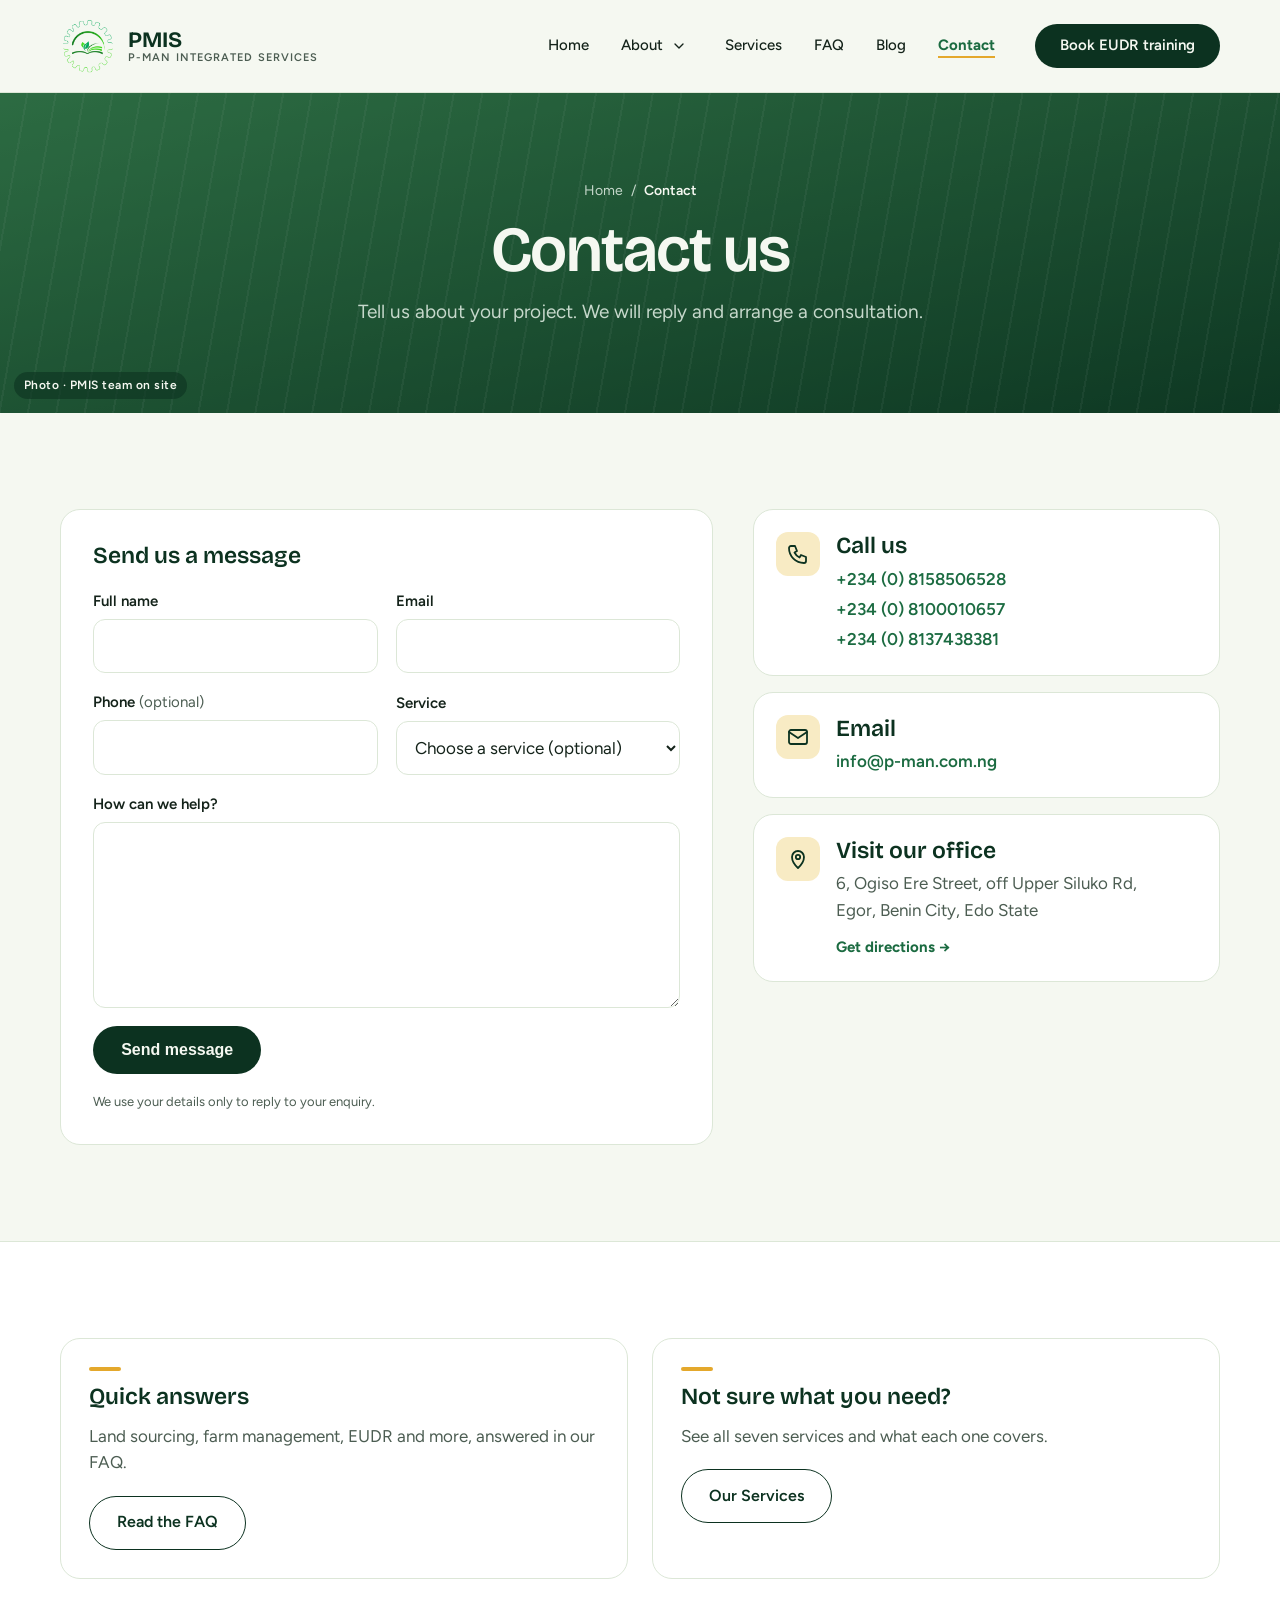
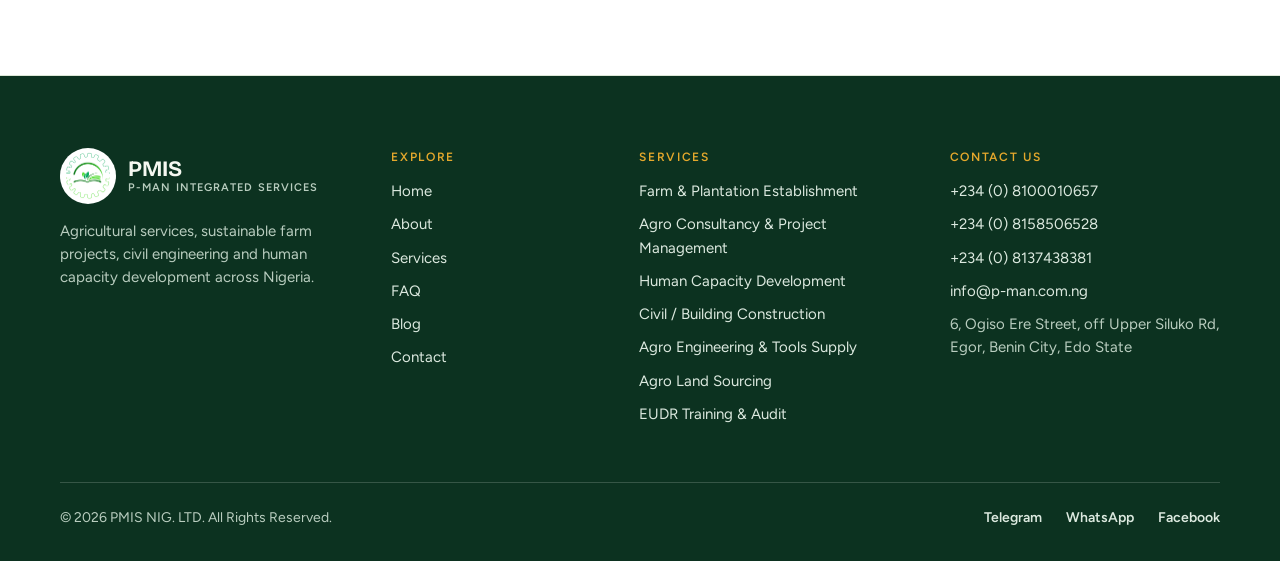
<file: contact.html>
<!doctype html>
<html lang="en">
<head>
<meta charset="utf-8">
<meta name="viewport" content="width=device-width, initial-scale=1">
<title>Contact | P-MAN Integrated Services Nigeria Limited</title>
<meta name="description" content="Contact PMIS NIG. LTD in Benin City: send an enquiry, call or visit us to discuss farm, construction, training or EUDR projects.">
<meta name="theme-color" content="#0C3220">
<!-- STAGING ONLY: delete the next line when the site goes live, or Google will not index it -->
<meta name="robots" content="noindex, nofollow">
<link rel="icon" type="image/png" href="images/logo.png">
<link rel="preconnect" href="https://fonts.googleapis.com">
<link rel="preconnect" href="https://fonts.gstatic.com" crossorigin>
<link href="https://fonts.googleapis.com/css2?family=Bricolage+Grotesque:opsz,wght@12..96,500;12..96,600;12..96,700&family=Figtree:wght@400;500;600;700&display=swap" rel="stylesheet">
<link rel="stylesheet" href="css/styles.css">
<script src="js/main.js" defer></script>
</head>
<body id="top">

<!-- Icon sprite: each symbol id is used below via an svg "use" element with class "icon" -->
<svg width="0" height="0" style="position:absolute" aria-hidden="true" focusable="false">
  <symbol id="i-menu" viewBox="0 0 24 24"><path d="M4 7h16M4 12h16M4 17h16"/></symbol>
  <symbol id="i-close" viewBox="0 0 24 24"><path d="M6 6l12 12M18 6L6 18"/></symbol>
  <symbol id="i-chevron" viewBox="0 0 24 24"><path d="M6 9l6 6 6-6"/></symbol>
  <symbol id="i-plus" viewBox="0 0 24 24"><path d="M12 5v14M5 12h14"/></symbol>
  <symbol id="i-sprout" viewBox="0 0 24 24"><path d="M12 21v-9"/><path d="M12 12c0-4 3-6 7-6 0 4-3 6-7 6z"/><path d="M12 14c0-3-2-5-6-5 0 3 2 5 6 5z"/></symbol>
  <symbol id="i-clipboard" viewBox="0 0 24 24"><rect x="6" y="4" width="12" height="17" rx="2"/><path d="M9 4h6v3H9z"/><path d="M9 12h6M9 16h4"/></symbol>
  <symbol id="i-people" viewBox="0 0 24 24"><circle cx="9" cy="8" r="3"/><path d="M3 20c0-3.5 2.5-6 6-6s6 2.5 6 6"/><circle cx="17" cy="9" r="2.5"/><path d="M17 14c2.5 0 4 2 4 5"/></symbol>
  <symbol id="i-building" viewBox="0 0 24 24"><path d="M3 21h18"/><path d="M5 21V10l7-5 7 5v11"/><path d="M10 21v-6h4v6"/></symbol>
  <symbol id="i-gear" viewBox="0 0 24 24"><circle cx="12" cy="12" r="3"/><path d="M12 3v3M12 18v3M3 12h3M18 12h3M5.6 5.6l2.1 2.1M16.3 16.3l2.1 2.1M18.4 5.6l-2.1 2.1M7.7 16.3l-2.1 2.1"/></symbol>
  <symbol id="i-pin" viewBox="0 0 24 24"><path d="M12 21s-6-5.5-6-11a6 6 0 0 1 12 0c0 5.5-6 11-6 11z"/><circle cx="12" cy="10" r="2.2"/></symbol>
  <symbol id="i-phone" viewBox="0 0 24 24"><path d="M5 4h4l2 5-2.5 1.5a11 11 0 0 0 5 5L15 13l5 2v4a2 2 0 0 1-2 2A15 15 0 0 1 3 6a2 2 0 0 1 2-2z"/></symbol>
  <symbol id="i-mail" viewBox="0 0 24 24"><rect x="3" y="5" width="18" height="14" rx="2"/><path d="M3 7l9 6 9-6"/></symbol>
  <symbol id="i-shield" viewBox="0 0 24 24"><path d="M12 3l7 3v5c0 5-3.5 8-7 10-3.5-2-7-5-7-10V6l7-3z"/><path d="M9 12l2 2 4-4"/></symbol>
  <symbol id="i-eye" viewBox="0 0 24 24"><path d="M2 12s4-7 10-7 10 7 10 7-4 7-10 7S2 12 2 12z"/><circle cx="12" cy="12" r="3"/></symbol>
  <symbol id="i-target" viewBox="0 0 24 24"><circle cx="12" cy="12" r="9"/><circle cx="12" cy="12" r="5"/><circle cx="12" cy="12" r="1.2"/></symbol>
  <symbol id="i-star" viewBox="0 0 24 24"><path d="M12 3l2.7 5.6 6.1.9-4.4 4.3 1 6.1L12 17l-5.4 2.9 1-6.1L3.2 9.5l6.1-.9z"/></symbol>
</svg>

<a class="skip" href="#main">Skip to content</a>

<!-- ============ HEADER ============ -->
<header class="site-header">
  <div class="container site-header__inner">
    <a class="logo" href="index.html" aria-label="PMIS home">
      <img class="logo__mark" src="images/logo.png" alt="" width="56" height="56">
      <span class="logo__text"><strong>PMIS</strong><small>P-MAN Integrated Services</small></span>
    </a>

    <button class="nav-toggle" type="button" aria-expanded="false" aria-controls="site-nav" aria-label="Open menu">
      <svg class="icon icon--open" aria-hidden="true"><use href="#i-menu"/></svg>
      <svg class="icon icon--close" aria-hidden="true"><use href="#i-close"/></svg>
    </button>

    <nav id="site-nav" class="nav" aria-label="Main">
      <ul class="nav__list">
        <li><a href="index.html">Home</a></li>
        <li class="has-sub">
          <a class="nav__parent" href="about.html">About</a>
          <button class="sub-toggle" type="button" aria-expanded="false" aria-controls="sub-about" aria-label="About submenu"><svg class="icon" aria-hidden="true"><use href="#i-chevron"/></svg></button>
          <ul id="sub-about" class="subnav">
            <li><a href="about.html">About Us</a></li>
            <li><a href="history.html">Our History</a></li>
            <li><a href="team.html">Our Team</a></li>
            <li><a href="gallery.html">Our Work</a></li>
          </ul>
        </li>
        <li><a href="services.html">Services</a></li>
        <li><a href="faq.html">FAQ</a></li>
        <li><a href="blog.html">Blog</a></li><!-- TODO: point to the WordPress blog URL when it is live -->
        <li><a href="contact.html" aria-current="page">Contact</a></li>
      </ul>
      <a class="btn btn--dark nav__cta" href="eudr.html">Book EUDR training</a>
    </nav>
  </div>
</header>

<main id="main">

<!-- ============ PAGE HERO ============ -->
<section class="page-hero media ph ph--hero">
  <span class="ph__tag">Photo · PMIS team on site</span>
  <div class="container page-hero__inner">
    <nav class="breadcrumb" aria-label="Breadcrumb">
      <a href="index.html">Home</a><span aria-hidden="true">/</span><span aria-current="page">Contact</span>
    </nav>
    <h1 class="h1">Contact us</h1>
    <p class="page-hero__lead">Tell us about your project. We will reply and arrange a consultation.</p>
  </div>
</section>

<!-- ============ FORM + DETAILS ============ -->
<!-- TODO: the form posts to send.php (PHP on cPanel), which emails info@p-man.com.ng. It does not run on a plain static host or in the local python server.
     TODO: confirm phone numbers. -->
<section class="section">
  <div class="container contact">

    <div class="contact__form card">
      <h2 class="h3">Send us a message</h2>

      <p id="sent" class="notice notice--ok" role="status" tabindex="-1"><strong>Message sent.</strong> Thank you, we will get back to you soon.</p>
      <p id="invalid" class="notice notice--err" role="alert" tabindex="-1"><strong>Please check the form.</strong> We need your name, a valid email address and a message.</p>
      <p id="error" class="notice notice--err" role="alert" tabindex="-1"><strong>Sorry, that did not go through.</strong> Please check the form and try again, or call us on the numbers beside this form.</p>

      <form id="contact-form" action="send.php" method="post" novalidate>
        <div class="field-row">
          <div class="field">
            <label for="name">Full name</label>
            <input id="name" name="name" type="text" autocomplete="name" required maxlength="100">
          </div>
          <div class="field">
            <label for="email">Email</label>
            <input id="email" name="email" type="email" autocomplete="email" required maxlength="150">
          </div>
        </div>
        <div class="field-row">
          <div class="field">
            <label for="phone">Phone <span class="field__opt">(optional)</span></label>
            <input id="phone" name="phone" type="tel" autocomplete="tel" maxlength="40">
          </div>
          <div class="field">
            <label for="service">Service</label>
            <select id="service" name="service"><option value="">Choose a service (optional)</option><option>Farm &amp; Plantation Establishment</option><option>Agro Consultancy &amp; Project Management</option><option>Human Capacity Development</option><option>Civil &amp; Building Construction</option><option>Agro Engineering &amp; Tools Supply</option><option>Agro Land Sourcing</option><option>EUDR Training &amp; Audit</option><option>Something else</option></select>
          </div>
        </div>
        <div class="field">
          <label for="message">How can we help?</label>
          <textarea id="message" name="message" rows="6" required maxlength="4000"></textarea>
        </div>
        <!-- Spam trap: hidden from people, bots fill it in -->
        <div class="hp" aria-hidden="true"><label for="website">Leave this empty</label><input id="website" name="website" type="text" tabindex="-1" autocomplete="off"></div>
        <button class="btn btn--dark" type="submit">Send message</button>
        <p class="field__note">We use your details only to reply to your enquiry.</p>
      </form>
    </div>

    <aside class="contact__info">
      <article class="card info">
        <span class="icon-box"><svg class="icon" aria-hidden="true"><use href="#i-phone"/></svg></span>
        <div>
          <h3 class="h3">Call us</h3>
          <ul>
            <li><a href="tel:+2348158506528">+234 (0) 8158506528</a></li>
            <li><a href="tel:+2348100010657">+234 (0) 8100010657</a></li>
            <li><a href="tel:+2348137438381">+234 (0) 8137438381</a></li>
          </ul>
        </div>
      </article>
      <article class="card info">
        <span class="icon-box"><svg class="icon" aria-hidden="true"><use href="#i-mail"/></svg></span>
        <div>
          <h3 class="h3">Email</h3>
          <ul><li><a href="mailto:info@p-man.com.ng">info@p-man.com.ng</a></li></ul>
        </div>
      </article>
      <article class="card info">
        <span class="icon-box"><svg class="icon" aria-hidden="true"><use href="#i-pin"/></svg></span>
        <div>
          <h3 class="h3">Visit our office</h3>
          <address>6, Ogiso Ere Street, off Upper Siluko Rd,<br>Egor, Benin City, Edo State</address>
          <a class="link" href="https://www.google.com/maps/search/?api=1&amp;query=6+Ogiso+Ere+Street+Egor+Benin+City+Edo+State" target="_blank" rel="noopener">Get directions →</a>
        </div>
      </article>
    </aside>

  </div>
</section>

<!-- ============ HELP LINKS ============ -->
<section class="section section--white section--ruled">
  <div class="container split-2">
    <div class="panel">
      <span class="panel__bar"></span>
      <h2 class="h3">Quick answers</h2>
      <p>Land sourcing, farm management, EUDR and more, answered in our FAQ.</p>
      <a class="btn btn--outline" href="faq.html">Read the FAQ</a>
    </div>
    <div class="panel">
      <span class="panel__bar"></span>
      <h2 class="h3">Not sure what you need?</h2>
      <p>See all seven services and what each one covers.</p>
      <a class="btn btn--outline" href="services.html">Our Services</a>
    </div>
  </div>
</section>

</main>

<!-- ============ FOOTER ============ -->
<footer class="site-footer">
  <div class="container">
    <div class="footer__grid">
      <div class="stack">
        <a class="logo logo--light" href="index.html" aria-label="PMIS home">
          <img class="logo__mark" src="images/logo.png" alt="" width="56" height="56">
          <span class="logo__text"><strong>PMIS</strong><small>P-MAN Integrated Services</small></span>
        </a>
        <p class="footer__about">Agricultural services, sustainable farm projects, civil engineering and human capacity development across Nigeria.</p>
      </div>

      <nav aria-label="Footer">
        <h2 class="footer__title">Explore</h2>
        <ul class="footer__list">
          <li><a href="index.html">Home</a></li>
          <li><a href="about.html">About</a></li>
          <li><a href="services.html">Services</a></li>
          <li><a href="faq.html">FAQ</a></li>
          <li><a href="blog.html">Blog</a></li>
          <li><a href="contact.html">Contact</a></li>
        </ul>
      </nav>

      <div>
        <h2 class="footer__title">Services</h2>
        <ul class="footer__list">
          <li><a href="services.html">Farm &amp; Plantation Establishment</a></li>
          <li><a href="services.html">Agro Consultancy &amp; Project Management</a></li>
          <li><a href="services.html">Human Capacity Development</a></li>
          <li><a href="services.html">Civil / Building Construction</a></li>
          <li><a href="services.html">Agro Engineering &amp; Tools Supply</a></li>
          <li><a href="services.html">Agro Land Sourcing</a></li>
          <li><a href="eudr.html">EUDR Training &amp; Audit</a></li>
        </ul>
      </div>

      <div>
        <h2 class="footer__title">Contact us</h2>
        <ul class="footer__list">
          <li><a href="tel:+2348100010657">+234 (0) 8100010657</a></li>
          <li><a href="tel:+2348158506528">+234 (0) 8158506528</a></li>
          <li><a href="tel:+2348137438381">+234 (0) 8137438381</a></li>
          <li><a href="mailto:info@p-man.com.ng">info@p-man.com.ng</a></li>
          <li class="footer__address">6, Ogiso Ere Street, off Upper Siluko Rd, Egor, Benin City, Edo State</li>
        </ul>
      </div>
    </div>

    <div class="footer__bottom">
      <span>© <span id="year">2026</span> PMIS NIG. LTD. All Rights Reserved.</span>
      <!-- TODO: replace # with the real Telegram, WhatsApp and Facebook links -->
      <ul class="footer__social">
        <li><a href="#">Telegram</a></li>
        <li><a href="#">WhatsApp</a></li>
        <li><a href="#">Facebook</a></li>
      </ul>
    </div>
  </div>
</footer>

</body>
</html>
</file>
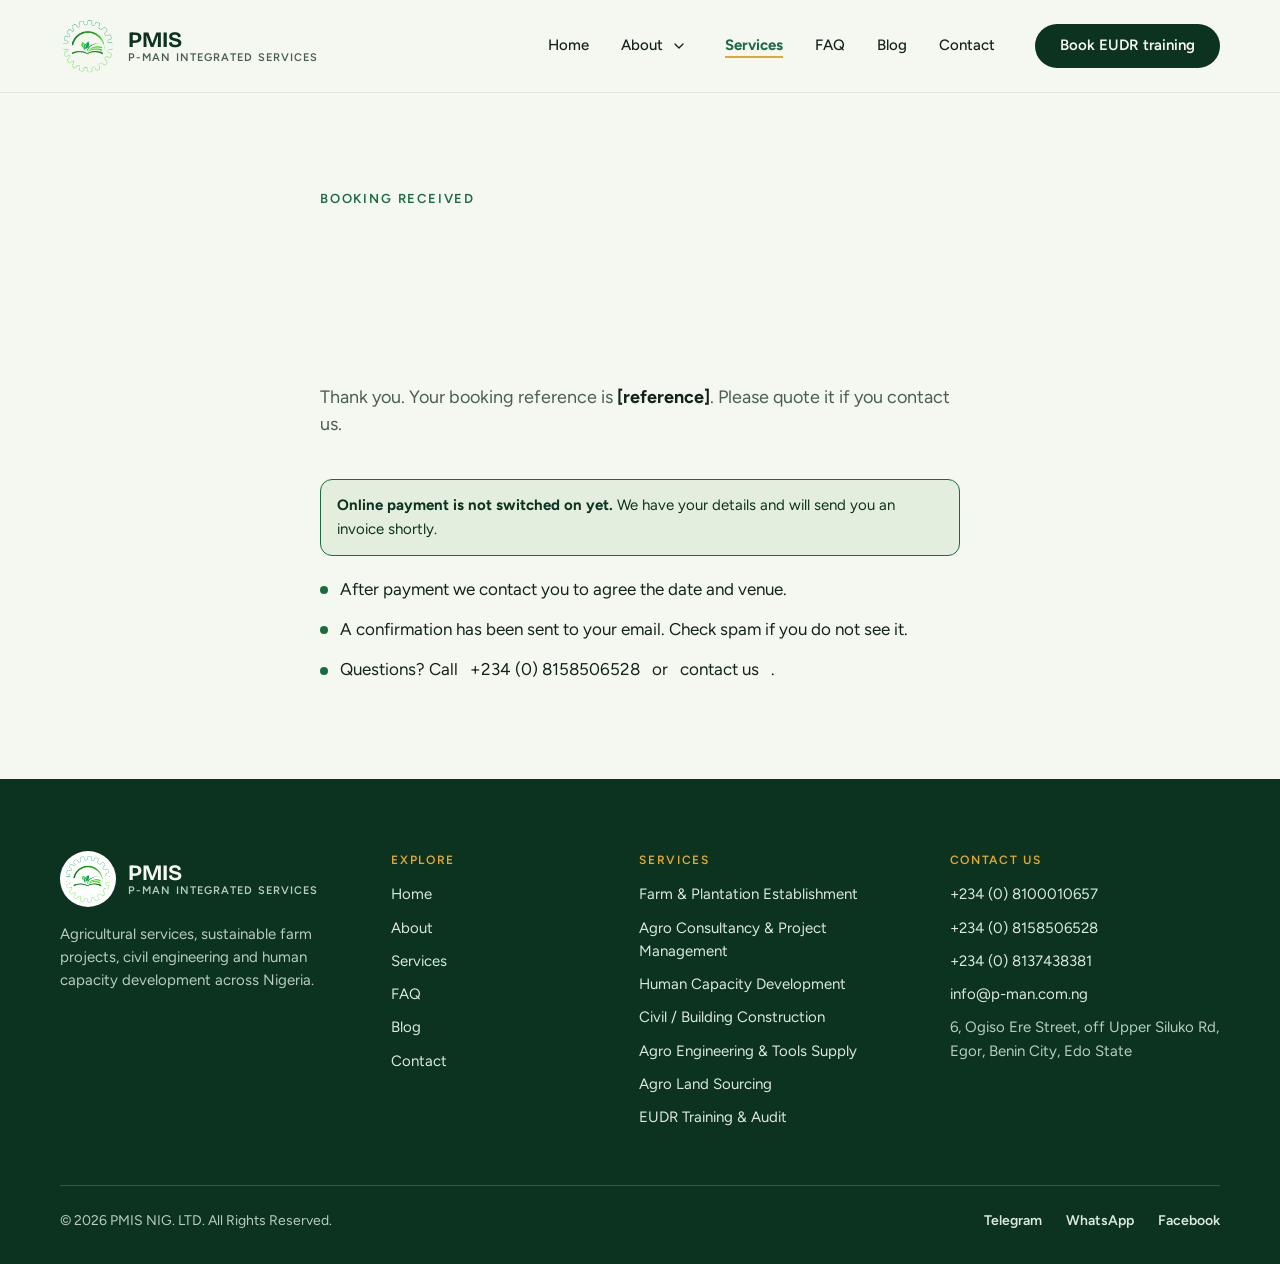
<file: eudr-thanks.html>
<!doctype html>
<html lang="en">
<head>
<meta charset="utf-8">
<meta name="viewport" content="width=device-width, initial-scale=1">
<title>Booking received | P-MAN Integrated Services Nigeria Limited</title>
<meta name="description" content="Your EUDR booking has been received.">
<meta name="theme-color" content="#0C3220">
<!-- STAGING ONLY: delete the next line when the site goes live, or Google will not index it -->
<meta name="robots" content="noindex, nofollow">
<link rel="icon" type="image/png" href="images/logo.png">
<link rel="preconnect" href="https://fonts.googleapis.com">
<link rel="preconnect" href="https://fonts.gstatic.com" crossorigin>
<link href="https://fonts.googleapis.com/css2?family=Bricolage+Grotesque:opsz,wght@12..96,500;12..96,600;12..96,700&family=Figtree:wght@400;500;600;700&display=swap" rel="stylesheet">
<link rel="stylesheet" href="css/styles.css">
<script src="js/main.js" defer></script>
</head>
<body id="top">

<!-- Icon sprite: each symbol id is used below via an svg "use" element with class "icon" -->
<svg width="0" height="0" style="position:absolute" aria-hidden="true" focusable="false">
  <symbol id="i-menu" viewBox="0 0 24 24"><path d="M4 7h16M4 12h16M4 17h16"/></symbol>
  <symbol id="i-close" viewBox="0 0 24 24"><path d="M6 6l12 12M18 6L6 18"/></symbol>
  <symbol id="i-chevron" viewBox="0 0 24 24"><path d="M6 9l6 6 6-6"/></symbol>
  <symbol id="i-plus" viewBox="0 0 24 24"><path d="M12 5v14M5 12h14"/></symbol>
  <symbol id="i-sprout" viewBox="0 0 24 24"><path d="M12 21v-9"/><path d="M12 12c0-4 3-6 7-6 0 4-3 6-7 6z"/><path d="M12 14c0-3-2-5-6-5 0 3 2 5 6 5z"/></symbol>
  <symbol id="i-clipboard" viewBox="0 0 24 24"><rect x="6" y="4" width="12" height="17" rx="2"/><path d="M9 4h6v3H9z"/><path d="M9 12h6M9 16h4"/></symbol>
  <symbol id="i-people" viewBox="0 0 24 24"><circle cx="9" cy="8" r="3"/><path d="M3 20c0-3.5 2.5-6 6-6s6 2.5 6 6"/><circle cx="17" cy="9" r="2.5"/><path d="M17 14c2.5 0 4 2 4 5"/></symbol>
  <symbol id="i-building" viewBox="0 0 24 24"><path d="M3 21h18"/><path d="M5 21V10l7-5 7 5v11"/><path d="M10 21v-6h4v6"/></symbol>
  <symbol id="i-gear" viewBox="0 0 24 24"><circle cx="12" cy="12" r="3"/><path d="M12 3v3M12 18v3M3 12h3M18 12h3M5.6 5.6l2.1 2.1M16.3 16.3l2.1 2.1M18.4 5.6l-2.1 2.1M7.7 16.3l-2.1 2.1"/></symbol>
  <symbol id="i-pin" viewBox="0 0 24 24"><path d="M12 21s-6-5.5-6-11a6 6 0 0 1 12 0c0 5.5-6 11-6 11z"/><circle cx="12" cy="10" r="2.2"/></symbol>
  <symbol id="i-phone" viewBox="0 0 24 24"><path d="M5 4h4l2 5-2.5 1.5a11 11 0 0 0 5 5L15 13l5 2v4a2 2 0 0 1-2 2A15 15 0 0 1 3 6a2 2 0 0 1 2-2z"/></symbol>
  <symbol id="i-mail" viewBox="0 0 24 24"><rect x="3" y="5" width="18" height="14" rx="2"/><path d="M3 7l9 6 9-6"/></symbol>
  <symbol id="i-shield" viewBox="0 0 24 24"><path d="M12 3l7 3v5c0 5-3.5 8-7 10-3.5-2-7-5-7-10V6l7-3z"/><path d="M9 12l2 2 4-4"/></symbol>
  <symbol id="i-eye" viewBox="0 0 24 24"><path d="M2 12s4-7 10-7 10 7 10 7-4 7-10 7S2 12 2 12z"/><circle cx="12" cy="12" r="3"/></symbol>
  <symbol id="i-target" viewBox="0 0 24 24"><circle cx="12" cy="12" r="9"/><circle cx="12" cy="12" r="5"/><circle cx="12" cy="12" r="1.2"/></symbol>
  <symbol id="i-star" viewBox="0 0 24 24"><path d="M12 3l2.7 5.6 6.1.9-4.4 4.3 1 6.1L12 17l-5.4 2.9 1-6.1L3.2 9.5l6.1-.9z"/></symbol>
</svg>

<a class="skip" href="#main">Skip to content</a>

<!-- ============ HEADER ============ -->
<header class="site-header">
  <div class="container site-header__inner">
    <a class="logo" href="index.html" aria-label="PMIS home">
      <img class="logo__mark" src="images/logo.png" alt="" width="56" height="56">
      <span class="logo__text"><strong>PMIS</strong><small>P-MAN Integrated Services</small></span>
    </a>

    <button class="nav-toggle" type="button" aria-expanded="false" aria-controls="site-nav" aria-label="Open menu">
      <svg class="icon icon--open" aria-hidden="true"><use href="#i-menu"/></svg>
      <svg class="icon icon--close" aria-hidden="true"><use href="#i-close"/></svg>
    </button>

    <nav id="site-nav" class="nav" aria-label="Main">
      <ul class="nav__list">
        <li><a href="index.html">Home</a></li>
        <li class="has-sub">
          <a class="nav__parent" href="about.html">About</a>
          <button class="sub-toggle" type="button" aria-expanded="false" aria-controls="sub-about" aria-label="About submenu"><svg class="icon" aria-hidden="true"><use href="#i-chevron"/></svg></button>
          <ul id="sub-about" class="subnav">
            <li><a href="about.html">About Us</a></li>
            <li><a href="history.html">Our History</a></li>
            <li><a href="team.html">Our Team</a></li>
            <li><a href="gallery.html">Our Work</a></li>
          </ul>
        </li>
        <li><a href="services.html" aria-current="page">Services</a></li>
        <li><a href="faq.html">FAQ</a></li>
        <li><a href="blog.html">Blog</a></li><!-- TODO: point to the WordPress blog URL when it is live -->
        <li><a href="contact.html">Contact</a></li>
      </ul>
      <a class="btn btn--dark nav__cta" href="eudr.html">Book EUDR training</a>
    </nav>
  </div>
</header>

<main id="main">
<section class="section">
  <div class="container thanks">
    <span class="eyebrow">Booking received</span>
    <h1 class="h1">One last step: pay to confirm.</h1>
    <p class="lead">Thank you. Your booking reference is <strong id="ref">[reference]</strong>. Please quote it if you contact us.</p>

    <!-- TODO: replace the two # links with the real Payaza payment links (one per package). -->
    <div class="pay">
      <a id="pay-training" class="btn btn--dark" href="#" data-pay="training">Pay for EUDR Training</a>
      <a id="pay-audit" class="btn btn--dark" href="#" data-pay="audit">Pay for EUDR Audit</a>
    </div>
    <p id="pay-pending" class="notice notice--ok"><strong>Online payment is not switched on yet.</strong> We have your details and will send you an invoice shortly.</p>

    <ul class="dots">
      <li>After payment we contact you to agree the date and venue.</li>
      <li>A confirmation has been sent to your email. Check spam if you do not see it.</li>
      <li>Questions? Call <a href="tel:+2348158506528">+234 (0) 8158506528</a> or <a href="contact.html">contact us</a>.</li>
    </ul>
  </div>
</section>
</main>

<!-- ============ FOOTER ============ -->
<footer class="site-footer">
  <div class="container">
    <div class="footer__grid">
      <div class="stack">
        <a class="logo logo--light" href="index.html" aria-label="PMIS home">
          <img class="logo__mark" src="images/logo.png" alt="" width="56" height="56">
          <span class="logo__text"><strong>PMIS</strong><small>P-MAN Integrated Services</small></span>
        </a>
        <p class="footer__about">Agricultural services, sustainable farm projects, civil engineering and human capacity development across Nigeria.</p>
      </div>

      <nav aria-label="Footer">
        <h2 class="footer__title">Explore</h2>
        <ul class="footer__list">
          <li><a href="index.html">Home</a></li>
          <li><a href="about.html">About</a></li>
          <li><a href="services.html">Services</a></li>
          <li><a href="faq.html">FAQ</a></li>
          <li><a href="blog.html">Blog</a></li>
          <li><a href="contact.html">Contact</a></li>
        </ul>
      </nav>

      <div>
        <h2 class="footer__title">Services</h2>
        <ul class="footer__list">
          <li><a href="services.html">Farm &amp; Plantation Establishment</a></li>
          <li><a href="services.html">Agro Consultancy &amp; Project Management</a></li>
          <li><a href="services.html">Human Capacity Development</a></li>
          <li><a href="services.html">Civil / Building Construction</a></li>
          <li><a href="services.html">Agro Engineering &amp; Tools Supply</a></li>
          <li><a href="services.html">Agro Land Sourcing</a></li>
          <li><a href="eudr.html">EUDR Training &amp; Audit</a></li>
        </ul>
      </div>

      <div>
        <h2 class="footer__title">Contact us</h2>
        <ul class="footer__list">
          <li><a href="tel:+2348100010657">+234 (0) 8100010657</a></li>
          <li><a href="tel:+2348158506528">+234 (0) 8158506528</a></li>
          <li><a href="tel:+2348137438381">+234 (0) 8137438381</a></li>
          <li><a href="mailto:info@p-man.com.ng">info@p-man.com.ng</a></li>
          <li class="footer__address">6, Ogiso Ere Street, off Upper Siluko Rd, Egor, Benin City, Edo State</li>
        </ul>
      </div>
    </div>

    <div class="footer__bottom">
      <span>© <span id="year">2026</span> PMIS NIG. LTD. All Rights Reserved.</span>
      <!-- TODO: replace # with the real Telegram, WhatsApp and Facebook links -->
      <ul class="footer__social">
        <li><a href="#">Telegram</a></li>
        <li><a href="#">WhatsApp</a></li>
        <li><a href="#">Facebook</a></li>
      </ul>
    </div>
  </div>
</footer>

</body>
</html>
</file>
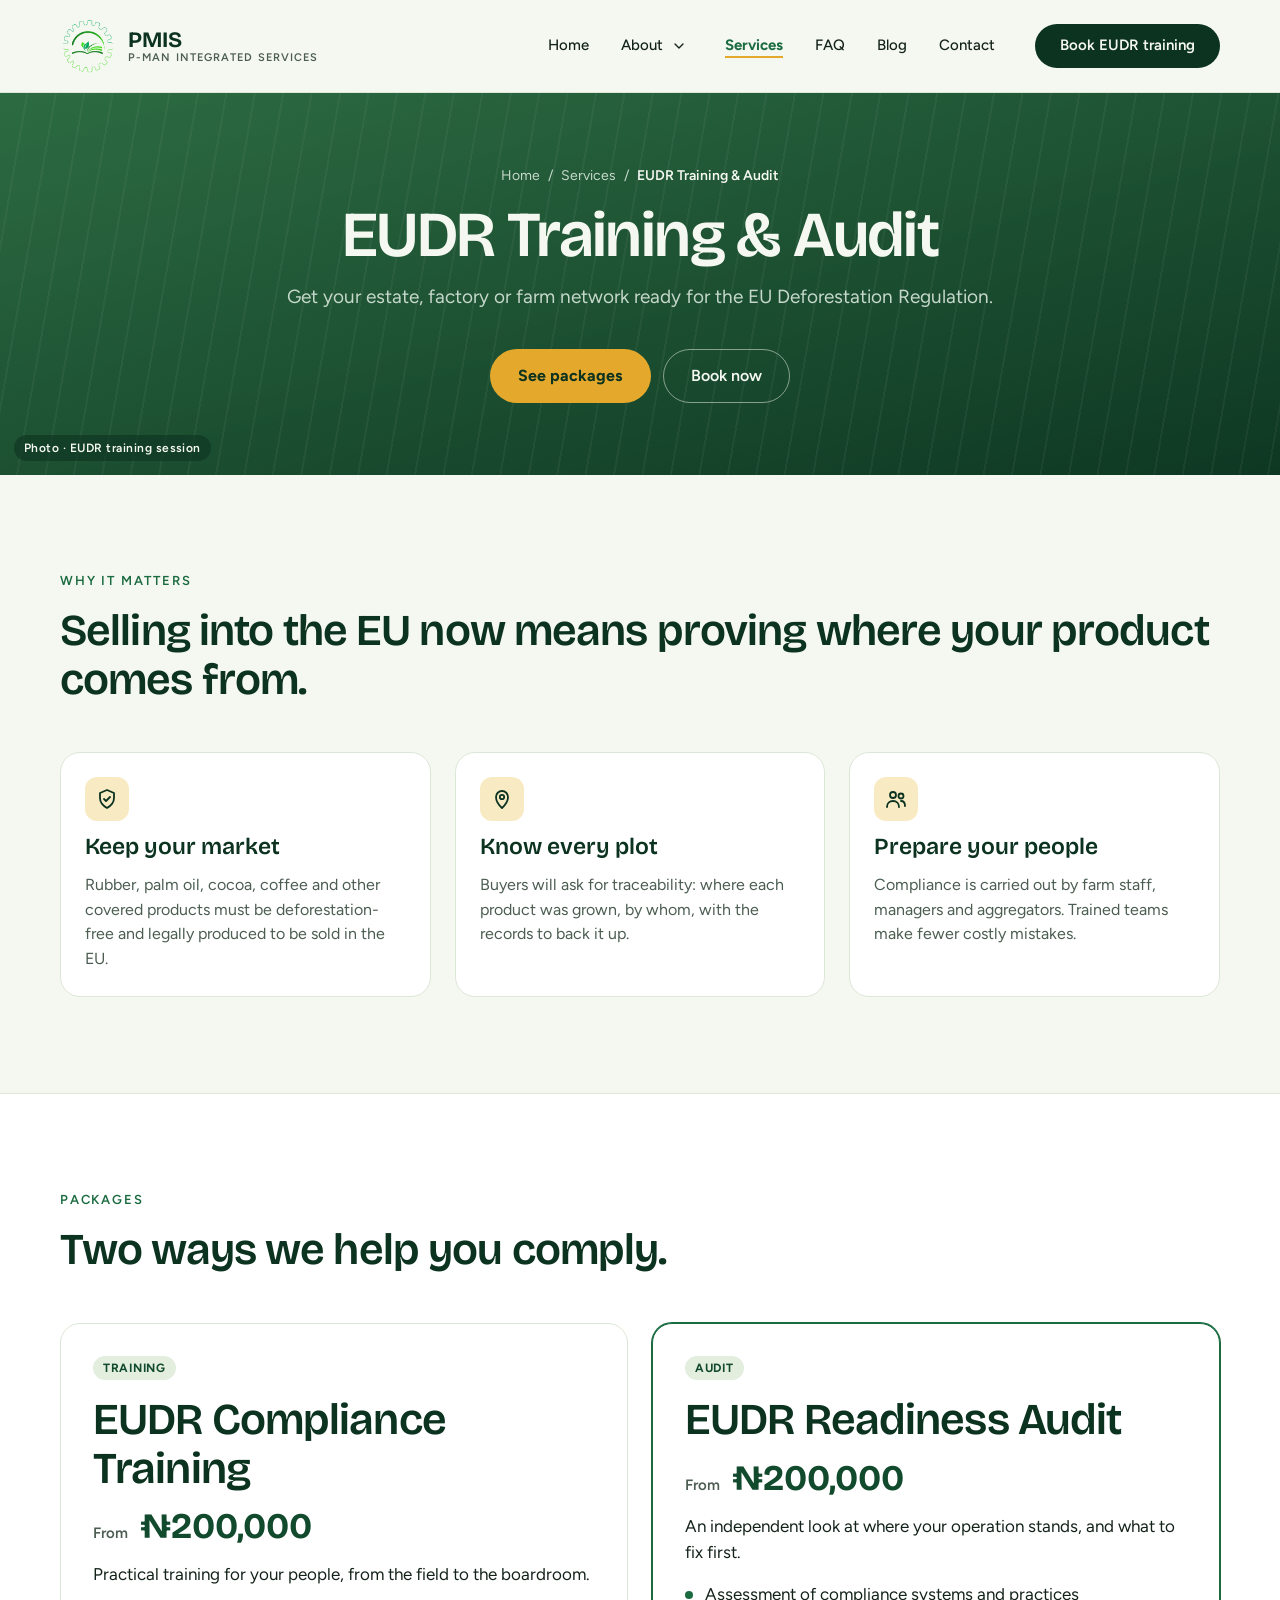
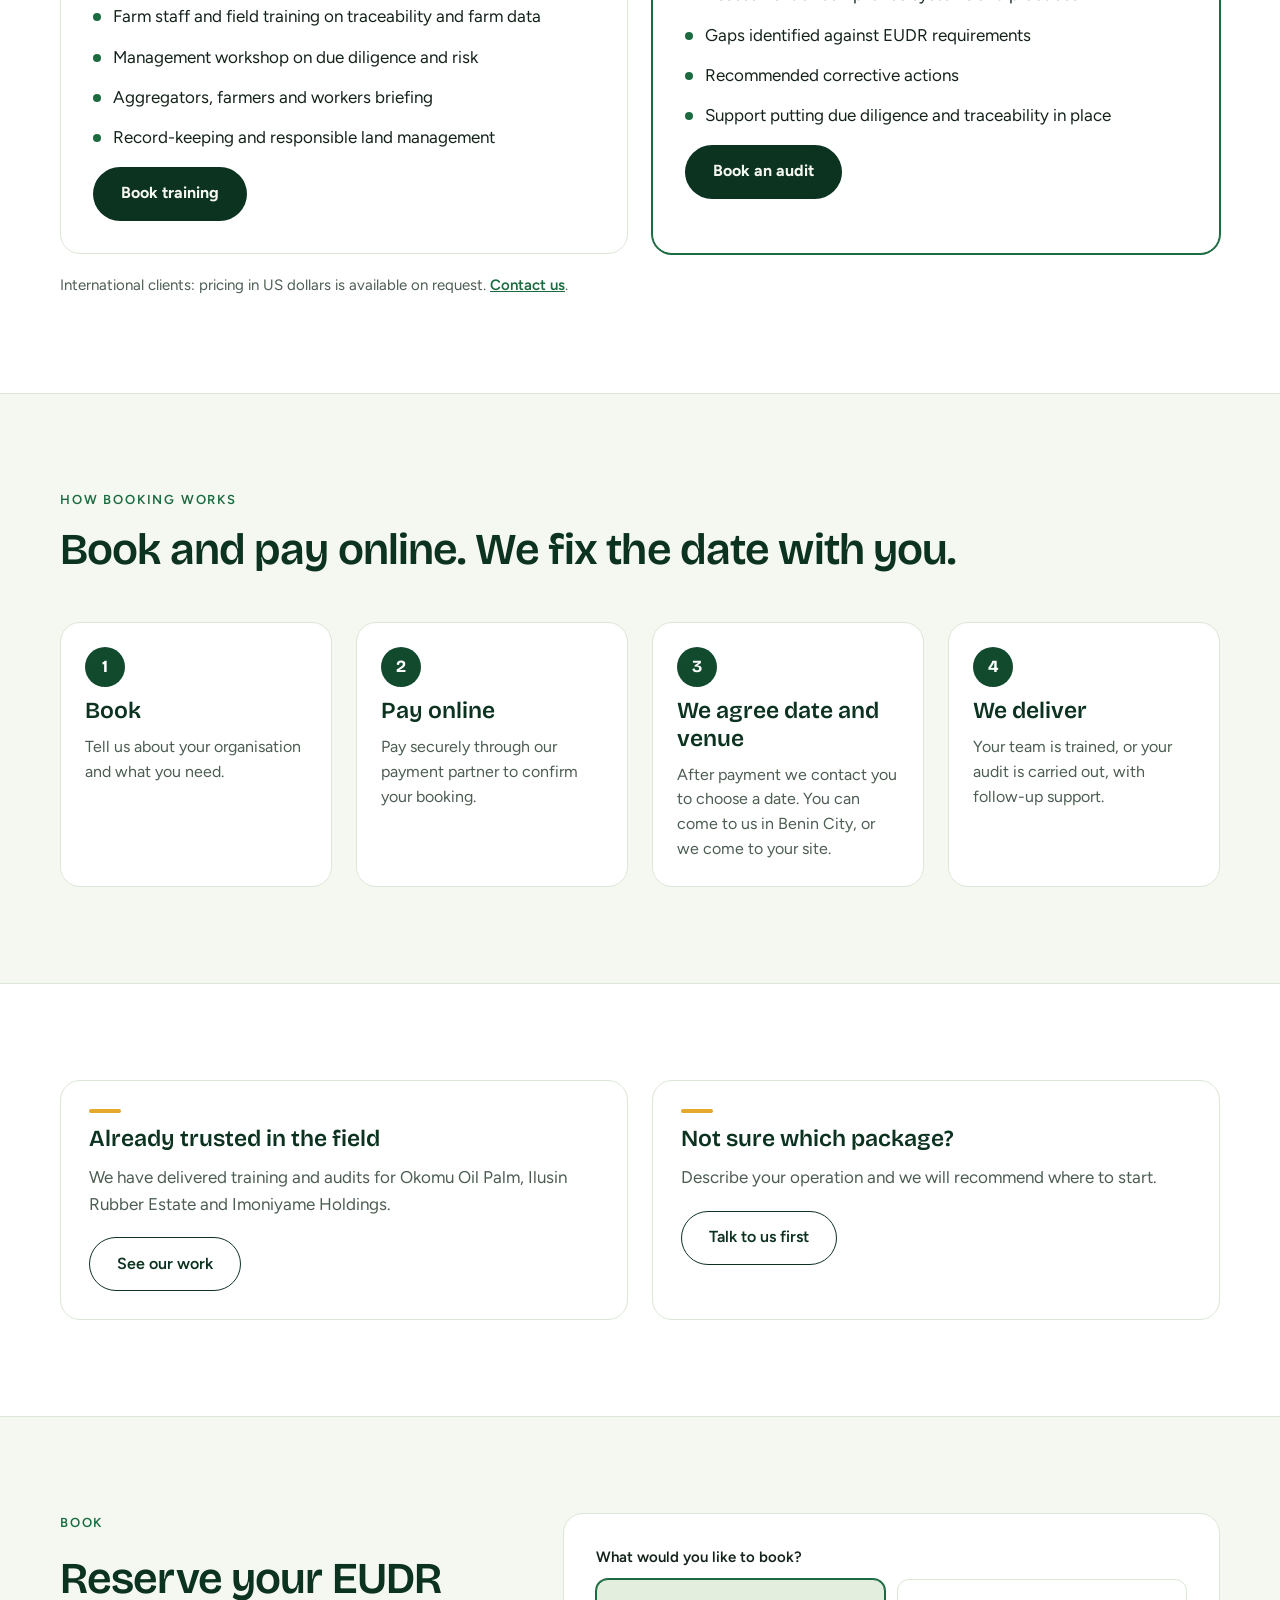
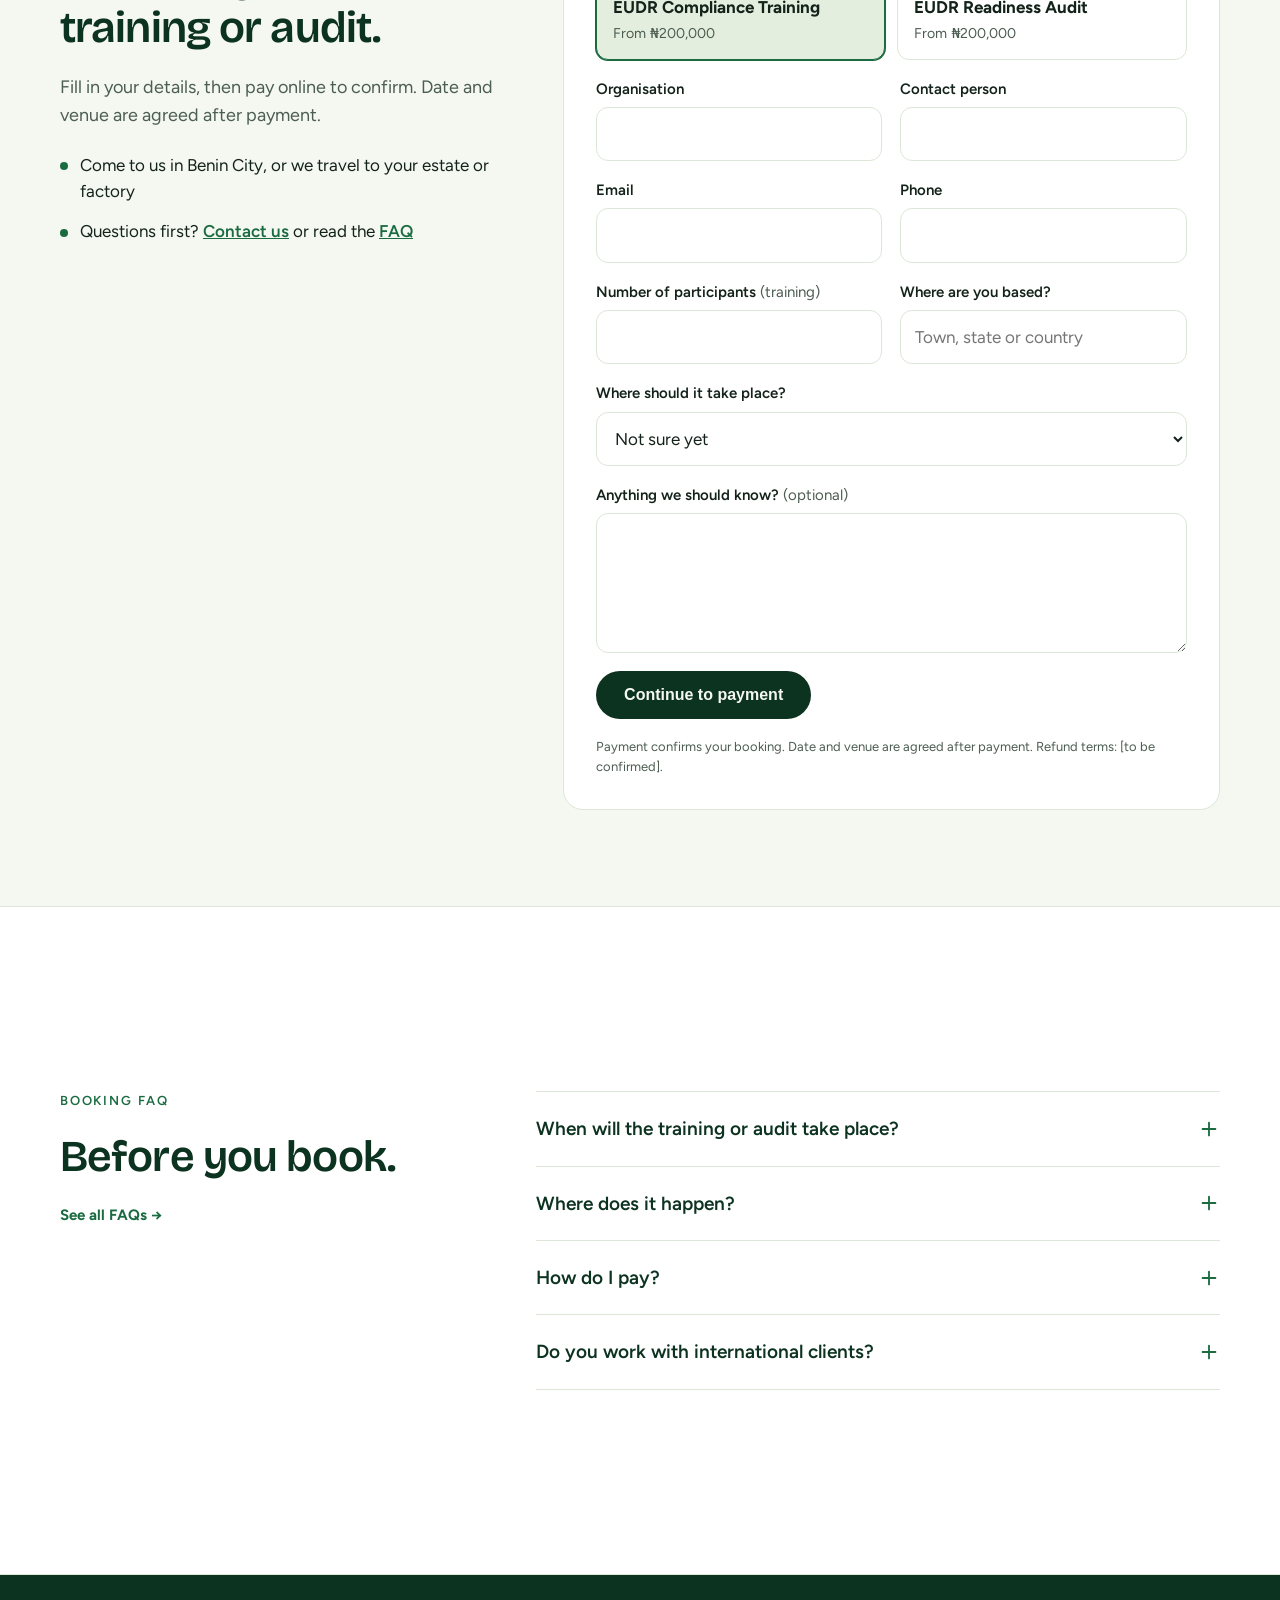
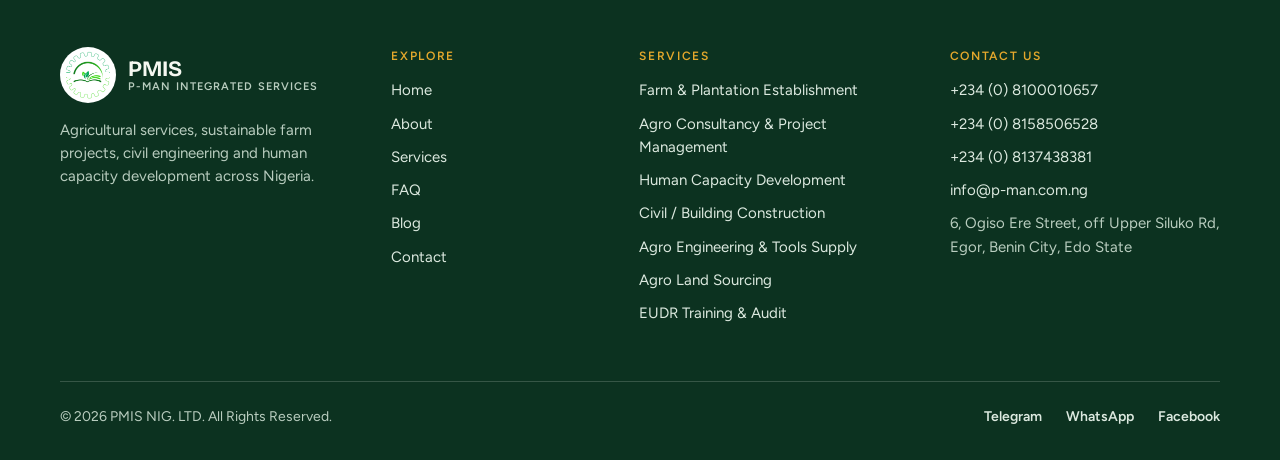
<file: eudr.html>
<!doctype html>
<html lang="en">
<head>
<meta charset="utf-8">
<meta name="viewport" content="width=device-width, initial-scale=1">
<title>EUDR Training & Audit | P-MAN Integrated Services Nigeria Limited</title>
<meta name="description" content="Book EUDR compliance training or a readiness audit from PMIS NIG. LTD. Pay online; date and venue agreed after payment. Come to Benin City or we come to you.">
<meta name="theme-color" content="#0C3220">
<!-- STAGING ONLY: delete the next line when the site goes live, or Google will not index it -->
<meta name="robots" content="noindex, nofollow">
<link rel="icon" type="image/png" href="images/logo.png">
<link rel="preconnect" href="https://fonts.googleapis.com">
<link rel="preconnect" href="https://fonts.gstatic.com" crossorigin>
<link href="https://fonts.googleapis.com/css2?family=Bricolage+Grotesque:opsz,wght@12..96,500;12..96,600;12..96,700&family=Figtree:wght@400;500;600;700&display=swap" rel="stylesheet">
<link rel="stylesheet" href="css/styles.css">
<script src="js/main.js" defer></script>
</head>
<body id="top">

<!-- Icon sprite: each symbol id is used below via an svg "use" element with class "icon" -->
<svg width="0" height="0" style="position:absolute" aria-hidden="true" focusable="false">
  <symbol id="i-menu" viewBox="0 0 24 24"><path d="M4 7h16M4 12h16M4 17h16"/></symbol>
  <symbol id="i-close" viewBox="0 0 24 24"><path d="M6 6l12 12M18 6L6 18"/></symbol>
  <symbol id="i-chevron" viewBox="0 0 24 24"><path d="M6 9l6 6 6-6"/></symbol>
  <symbol id="i-plus" viewBox="0 0 24 24"><path d="M12 5v14M5 12h14"/></symbol>
  <symbol id="i-sprout" viewBox="0 0 24 24"><path d="M12 21v-9"/><path d="M12 12c0-4 3-6 7-6 0 4-3 6-7 6z"/><path d="M12 14c0-3-2-5-6-5 0 3 2 5 6 5z"/></symbol>
  <symbol id="i-clipboard" viewBox="0 0 24 24"><rect x="6" y="4" width="12" height="17" rx="2"/><path d="M9 4h6v3H9z"/><path d="M9 12h6M9 16h4"/></symbol>
  <symbol id="i-people" viewBox="0 0 24 24"><circle cx="9" cy="8" r="3"/><path d="M3 20c0-3.5 2.5-6 6-6s6 2.5 6 6"/><circle cx="17" cy="9" r="2.5"/><path d="M17 14c2.5 0 4 2 4 5"/></symbol>
  <symbol id="i-building" viewBox="0 0 24 24"><path d="M3 21h18"/><path d="M5 21V10l7-5 7 5v11"/><path d="M10 21v-6h4v6"/></symbol>
  <symbol id="i-gear" viewBox="0 0 24 24"><circle cx="12" cy="12" r="3"/><path d="M12 3v3M12 18v3M3 12h3M18 12h3M5.6 5.6l2.1 2.1M16.3 16.3l2.1 2.1M18.4 5.6l-2.1 2.1M7.7 16.3l-2.1 2.1"/></symbol>
  <symbol id="i-pin" viewBox="0 0 24 24"><path d="M12 21s-6-5.5-6-11a6 6 0 0 1 12 0c0 5.5-6 11-6 11z"/><circle cx="12" cy="10" r="2.2"/></symbol>
  <symbol id="i-phone" viewBox="0 0 24 24"><path d="M5 4h4l2 5-2.5 1.5a11 11 0 0 0 5 5L15 13l5 2v4a2 2 0 0 1-2 2A15 15 0 0 1 3 6a2 2 0 0 1 2-2z"/></symbol>
  <symbol id="i-mail" viewBox="0 0 24 24"><rect x="3" y="5" width="18" height="14" rx="2"/><path d="M3 7l9 6 9-6"/></symbol>
  <symbol id="i-shield" viewBox="0 0 24 24"><path d="M12 3l7 3v5c0 5-3.5 8-7 10-3.5-2-7-5-7-10V6l7-3z"/><path d="M9 12l2 2 4-4"/></symbol>
  <symbol id="i-eye" viewBox="0 0 24 24"><path d="M2 12s4-7 10-7 10 7 10 7-4 7-10 7S2 12 2 12z"/><circle cx="12" cy="12" r="3"/></symbol>
  <symbol id="i-target" viewBox="0 0 24 24"><circle cx="12" cy="12" r="9"/><circle cx="12" cy="12" r="5"/><circle cx="12" cy="12" r="1.2"/></symbol>
  <symbol id="i-star" viewBox="0 0 24 24"><path d="M12 3l2.7 5.6 6.1.9-4.4 4.3 1 6.1L12 17l-5.4 2.9 1-6.1L3.2 9.5l6.1-.9z"/></symbol>
</svg>

<a class="skip" href="#main">Skip to content</a>

<!-- ============ HEADER ============ -->
<header class="site-header">
  <div class="container site-header__inner">
    <a class="logo" href="index.html" aria-label="PMIS home">
      <img class="logo__mark" src="images/logo.png" alt="" width="56" height="56">
      <span class="logo__text"><strong>PMIS</strong><small>P-MAN Integrated Services</small></span>
    </a>

    <button class="nav-toggle" type="button" aria-expanded="false" aria-controls="site-nav" aria-label="Open menu">
      <svg class="icon icon--open" aria-hidden="true"><use href="#i-menu"/></svg>
      <svg class="icon icon--close" aria-hidden="true"><use href="#i-close"/></svg>
    </button>

    <nav id="site-nav" class="nav" aria-label="Main">
      <ul class="nav__list">
        <li><a href="index.html">Home</a></li>
        <li class="has-sub">
          <a class="nav__parent" href="about.html">About</a>
          <button class="sub-toggle" type="button" aria-expanded="false" aria-controls="sub-about" aria-label="About submenu"><svg class="icon" aria-hidden="true"><use href="#i-chevron"/></svg></button>
          <ul id="sub-about" class="subnav">
            <li><a href="about.html">About Us</a></li>
            <li><a href="history.html">Our History</a></li>
            <li><a href="team.html">Our Team</a></li>
            <li><a href="gallery.html">Our Work</a></li>
          </ul>
        </li>
        <li><a href="services.html" aria-current="page">Services</a></li>
        <li><a href="faq.html">FAQ</a></li>
        <li><a href="blog.html">Blog</a></li><!-- TODO: point to the WordPress blog URL when it is live -->
        <li><a href="contact.html">Contact</a></li>
      </ul>
      <a class="btn btn--dark nav__cta" href="#book">Book EUDR training</a>
    </nav>
  </div>
</header>

<main id="main">

<!-- ============ PAGE HERO ============ -->
<section class="page-hero media ph ph--hero">
  <span class="ph__tag">Photo · EUDR training session</span>
  <div class="container page-hero__inner">
    <nav class="breadcrumb" aria-label="Breadcrumb">
      <a href="index.html">Home</a><span aria-hidden="true">/</span><a href="services.html">Services</a><span aria-hidden="true">/</span><span aria-current="page">EUDR Training &amp; Audit</span>
    </nav>
    <h1 class="h1">EUDR Training &amp; Audit</h1>
    <p class="page-hero__lead">Get your estate, factory or farm network ready for the EU Deforestation Regulation.</p>
    <div class="page-hero__actions">
      <a class="btn btn--gold" href="#packages">See packages</a>
      <a class="btn btn--outline-light" href="#book" data-pkg="training">Book now</a>
    </div>
  </div>
</section>

<!-- ============ WHY ============ -->
<!-- TODO: do not hard-code EUDR application dates here; they have been postponed more than once. -->
<section class="section">
  <div class="container">
    <div class="section-head section-head--stack">
      <span class="eyebrow">Why it matters</span>
      <h2 class="h2">Selling into the EU now means proving where your product comes from.</h2>
    </div>
    <div class="grid-3">
      <article class="card mini">
        <span class="icon-box"><svg class="icon" aria-hidden="true"><use href="#i-shield"/></svg></span>
        <h3 class="h3">Keep your market</h3>
        <p>Rubber, palm oil, cocoa, coffee and other covered products must be deforestation-free and legally produced to be sold in the EU.</p>
      </article>
      <article class="card mini">
        <span class="icon-box"><svg class="icon" aria-hidden="true"><use href="#i-pin"/></svg></span>
        <h3 class="h3">Know every plot</h3>
        <p>Buyers will ask for traceability: where each product was grown, by whom, with the records to back it up.</p>
      </article>
      <article class="card mini">
        <span class="icon-box"><svg class="icon" aria-hidden="true"><use href="#i-people"/></svg></span>
        <h3 class="h3">Prepare your people</h3>
        <p>Compliance is carried out by farm staff, managers and aggregators. Trained teams make fewer costly mistakes.</p>
      </article>
    </div>
  </div>
</section>

<!-- ============ PACKAGES ============ -->
<!-- TODO: placeholder prices (from N200,000 each). Confirm what the price covers (per participant, per session, per site) and add USD pricing for international clients later. -->
<section class="section section--white section--ruled" id="packages">
  <div class="container">
    <div class="section-head section-head--stack">
      <span class="eyebrow">Packages</span>
      <h2 class="h2">Two ways we help you comply.</h2>
    </div>
    <div class="pkgs">
      <article class="card pkg">
        <span class="chip">Training</span>
        <h3 class="h2">EUDR Compliance Training</h3>
        <p class="pkg__price"><span class="pkg__from">From</span> &#8358;200,000</p>
        <p>Practical training for your people, from the field to the boardroom.</p>
        <ul class="dots">
          <li>Farm staff and field training on traceability and farm data</li>
          <li>Management workshop on due diligence and risk</li>
          <li>Aggregators, farmers and workers briefing</li>
          <li>Record-keeping and responsible land management</li>
        </ul>
        <a class="btn btn--dark" href="#book" data-pkg="training">Book training</a>
      </article>
      <article class="card pkg pkg--feature">
        <span class="chip">Audit</span>
        <h3 class="h2">EUDR Readiness Audit</h3>
        <p class="pkg__price"><span class="pkg__from">From</span> &#8358;200,000</p>
        <p>An independent look at where your operation stands, and what to fix first.</p>
        <ul class="dots">
          <li>Assessment of compliance systems and practices</li>
          <li>Gaps identified against EUDR requirements</li>
          <li>Recommended corrective actions</li>
          <li>Support putting due diligence and traceability in place</li>
        </ul>
        <a class="btn btn--dark" href="#book" data-pkg="audit">Book an audit</a>
      </article>
    </div>
    <p class="pkgs__note">International clients: pricing in US dollars is available on request. <a href="contact.html">Contact us</a>.</p>
  </div>
</section>

<!-- ============ HOW IT WORKS ============ -->
<section class="section">
  <div class="container">
    <div class="section-head section-head--stack">
      <span class="eyebrow">How booking works</span>
      <h2 class="h2">Book and pay online. We fix the date with you.</h2>
    </div>
    <ol class="steps">
      <li class="card steps__item"><span class="steps__num">1</span><h3 class="h3">Book</h3><p>Tell us about your organisation and what you need.</p></li>
      <li class="card steps__item"><span class="steps__num">2</span><h3 class="h3">Pay online</h3><p>Pay securely through our payment partner to confirm your booking.</p></li>
      <li class="card steps__item"><span class="steps__num">3</span><h3 class="h3">We agree date and venue</h3><p>After payment we contact you to choose a date. You can come to us in Benin City, or we come to your site.</p></li>
      <li class="card steps__item"><span class="steps__num">4</span><h3 class="h3">We deliver</h3><p>Your team is trained, or your audit is carried out, with follow-up support.</p></li>
    </ol>
  </div>
</section>

<!-- ============ PROOF ============ -->
<section class="section section--white section--ruled">
  <div class="container split-2">
    <div class="panel">
      <span class="panel__bar"></span>
      <h2 class="h3">Already trusted in the field</h2>
      <p>We have delivered training and audits for Okomu Oil Palm, Ilusin Rubber Estate and Imoniyame Holdings.</p>
      <a class="btn btn--outline" href="gallery.html">See our work</a>
    </div>
    <div class="panel">
      <span class="panel__bar"></span>
      <h2 class="h3">Not sure which package?</h2>
      <p>Describe your operation and we will recommend where to start.</p>
      <a class="btn btn--outline" href="contact.html">Talk to us first</a>
    </div>
  </div>
</section>

<!-- ============ BOOKING FORM ============ -->
<!-- The form posts to book.php (PHP on cPanel). It emails info@p-man.com.ng, then sends the visitor to eudr-thanks.html to pay.
     Edit the two Payaza links in eudr-thanks.html. -->
<section class="section" id="book">
  <div class="container booking">
    <div class="stack stack--lg">
      <span class="eyebrow">Book</span>
      <h2 class="h2">Reserve your EUDR training or audit.</h2>
      <p class="lead">Fill in your details, then pay online to confirm. Date and venue are agreed after payment.</p>
      <ul class="dots">
        <li>Come to us in Benin City, or we travel to your estate or factory</li>
        <li><span>Questions first? <a href="contact.html">Contact us</a> or read the <a href="faq.html">FAQ</a></span></li>
      </ul>
    </div>

    <div class="card contact__form">
      <p id="error" class="notice notice--err" role="alert" tabindex="-1"><strong>Sorry, that did not go through.</strong> Please check the form and try again, or call us on 08158506528.</p>
      <form id="book-form" action="book.php" method="post">
        <fieldset class="choices">
          <legend>What would you like to book?</legend>
          <label class="choice"><input type="radio" name="package" value="training" checked><span><strong>EUDR Compliance Training</strong><small>From &#8358;200,000</small></span></label>
          <label class="choice"><input type="radio" name="package" value="audit"><span><strong>EUDR Readiness Audit</strong><small>From &#8358;200,000</small></span></label>
        </fieldset>
        <div class="field-row">
          <div class="field"><label for="org">Organisation</label><input id="org" name="org" type="text" required maxlength="120" autocomplete="organization"></div>
          <div class="field"><label for="bname">Contact person</label><input id="bname" name="name" type="text" required maxlength="100" autocomplete="name"></div>
        </div>
        <div class="field-row">
          <div class="field"><label for="bemail">Email</label><input id="bemail" name="email" type="email" required maxlength="150" autocomplete="email"></div>
          <div class="field"><label for="bphone">Phone</label><input id="bphone" name="phone" type="tel" required maxlength="40" autocomplete="tel"></div>
        </div>
        <div class="field-row">
          <div class="field"><label for="people">Number of participants <span class="field__opt">(training)</span></label><input id="people" name="participants" type="number" min="1" max="1000" inputmode="numeric"></div>
          <div class="field"><label for="where">Where are you based?</label><input id="where" name="location" type="text" required maxlength="120" placeholder="Town, state or country"></div>
        </div>
        <div class="field">
          <label for="venue">Where should it take place?</label>
          <select id="venue" name="venue">
            <option value="Not sure yet">Not sure yet</option>
            <option value="At PMIS, Benin City">We will come to you in Benin City</option>
            <option value="At our site">Please come to our site</option>
          </select>
        </div>
        <div class="field"><label for="notes">Anything we should know? <span class="field__opt">(optional)</span></label><textarea id="notes" name="notes" rows="4" maxlength="2000"></textarea></div>
        <div class="hp" aria-hidden="true"><label for="website">Leave this empty</label><input id="website" name="website" type="text" tabindex="-1" autocomplete="off"></div>
        <button class="btn btn--dark" type="submit">Continue to payment</button>
        <p class="field__note">Payment confirms your booking. Date and venue are agreed after payment. Refund terms: [to be confirmed].</p>
      </form>
    </div>
  </div>
</section>

<!-- ============ MINI FAQ ============ -->
<section class="section section--white section--ruled">
  <div class="container faq__grid">
    <div class="stack stack--lg">
      <span class="eyebrow">Booking FAQ</span>
      <h2 class="h2">Before you book.</h2>
      <a class="link" href="faq.html">See all FAQs →</a>
    </div>
    <div class="faq__list">
      <details><summary>When will the training or audit take place?<svg class="icon" aria-hidden="true"><use href="#i-plus"/></svg></summary><p>After payment, we contact you to agree a date that suits your team.</p></details>
      <details><summary>Where does it happen?<svg class="icon" aria-hidden="true"><use href="#i-plus"/></svg></summary><p>Either at our venue in Benin City or at your estate, factory or farm. You tell us your preference in the form, and we confirm it with you.</p></details>
      <details><summary>How do I pay?<svg class="icon" aria-hidden="true"><use href="#i-plus"/></svg></summary><p>After you submit the form, you are taken to a secure online payment page from our payment partner. We do not see or store your card details.</p></details>
      <details><summary>Do you work with international clients?<svg class="icon" aria-hidden="true"><use href="#i-plus"/></svg></summary><p>Yes. Contact us for US dollar pricing and arrangements.</p></details>
    </div>
  </div>
</section>

</main>

<!-- ============ FOOTER ============ -->
<footer class="site-footer">
  <div class="container">
    <div class="footer__grid">
      <div class="stack">
        <a class="logo logo--light" href="index.html" aria-label="PMIS home">
          <img class="logo__mark" src="images/logo.png" alt="" width="56" height="56">
          <span class="logo__text"><strong>PMIS</strong><small>P-MAN Integrated Services</small></span>
        </a>
        <p class="footer__about">Agricultural services, sustainable farm projects, civil engineering and human capacity development across Nigeria.</p>
      </div>

      <nav aria-label="Footer">
        <h2 class="footer__title">Explore</h2>
        <ul class="footer__list">
          <li><a href="index.html">Home</a></li>
          <li><a href="about.html">About</a></li>
          <li><a href="services.html">Services</a></li>
          <li><a href="faq.html">FAQ</a></li>
          <li><a href="blog.html">Blog</a></li>
          <li><a href="contact.html">Contact</a></li>
        </ul>
      </nav>

      <div>
        <h2 class="footer__title">Services</h2>
        <ul class="footer__list">
          <li><a href="services.html">Farm &amp; Plantation Establishment</a></li>
          <li><a href="services.html">Agro Consultancy &amp; Project Management</a></li>
          <li><a href="services.html">Human Capacity Development</a></li>
          <li><a href="services.html">Civil / Building Construction</a></li>
          <li><a href="services.html">Agro Engineering &amp; Tools Supply</a></li>
          <li><a href="services.html">Agro Land Sourcing</a></li>
          <li><a href="eudr.html">EUDR Training &amp; Audit</a></li>
        </ul>
      </div>

      <div>
        <h2 class="footer__title">Contact us</h2>
        <ul class="footer__list">
          <li><a href="tel:+2348100010657">+234 (0) 8100010657</a></li>
          <li><a href="tel:+2348158506528">+234 (0) 8158506528</a></li>
          <li><a href="tel:+2348137438381">+234 (0) 8137438381</a></li>
          <li><a href="mailto:info@p-man.com.ng">info@p-man.com.ng</a></li>
          <li class="footer__address">6, Ogiso Ere Street, off Upper Siluko Rd, Egor, Benin City, Edo State</li>
        </ul>
      </div>
    </div>

    <div class="footer__bottom">
      <span>© <span id="year">2026</span> PMIS NIG. LTD. All Rights Reserved.</span>
      <!-- TODO: replace # with the real Telegram, WhatsApp and Facebook links -->
      <ul class="footer__social">
        <li><a href="#">Telegram</a></li>
        <li><a href="#">WhatsApp</a></li>
        <li><a href="#">Facebook</a></li>
      </ul>
    </div>
  </div>
</footer>

</body>
</html>
</file>
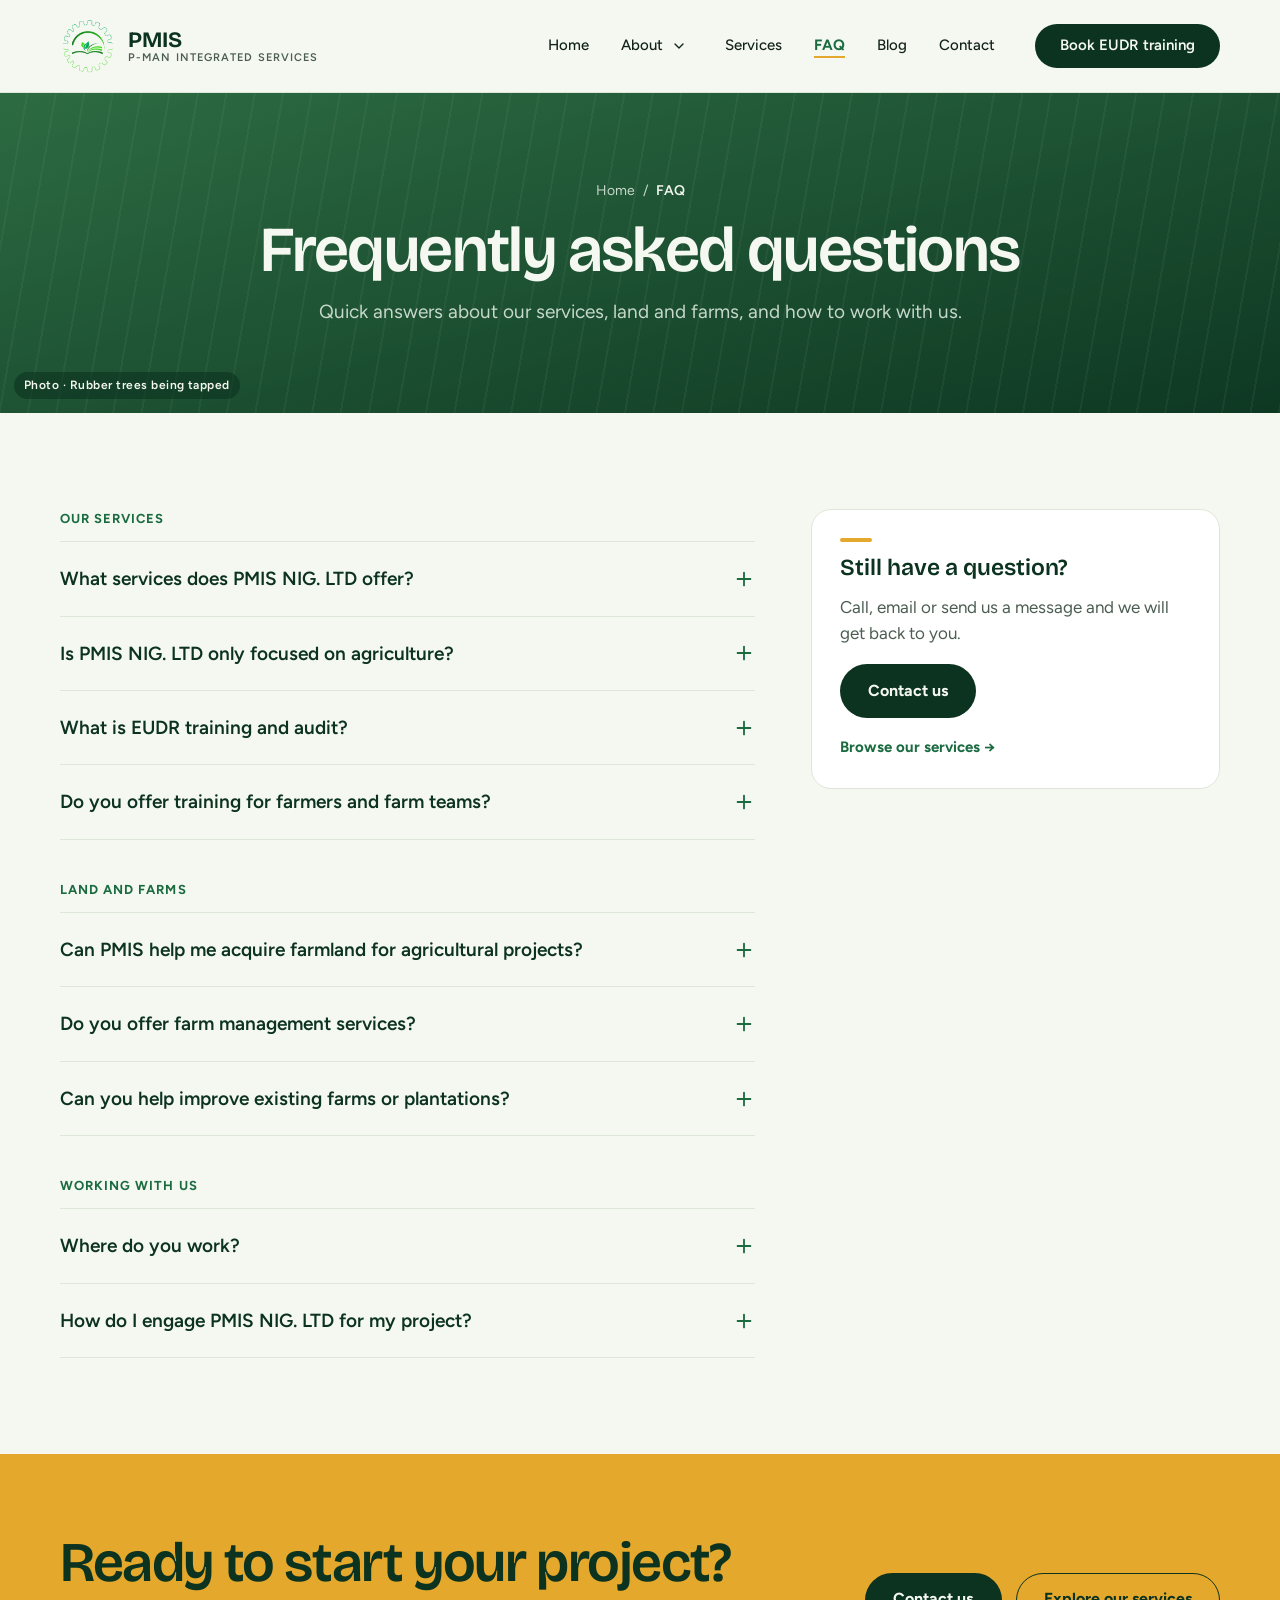
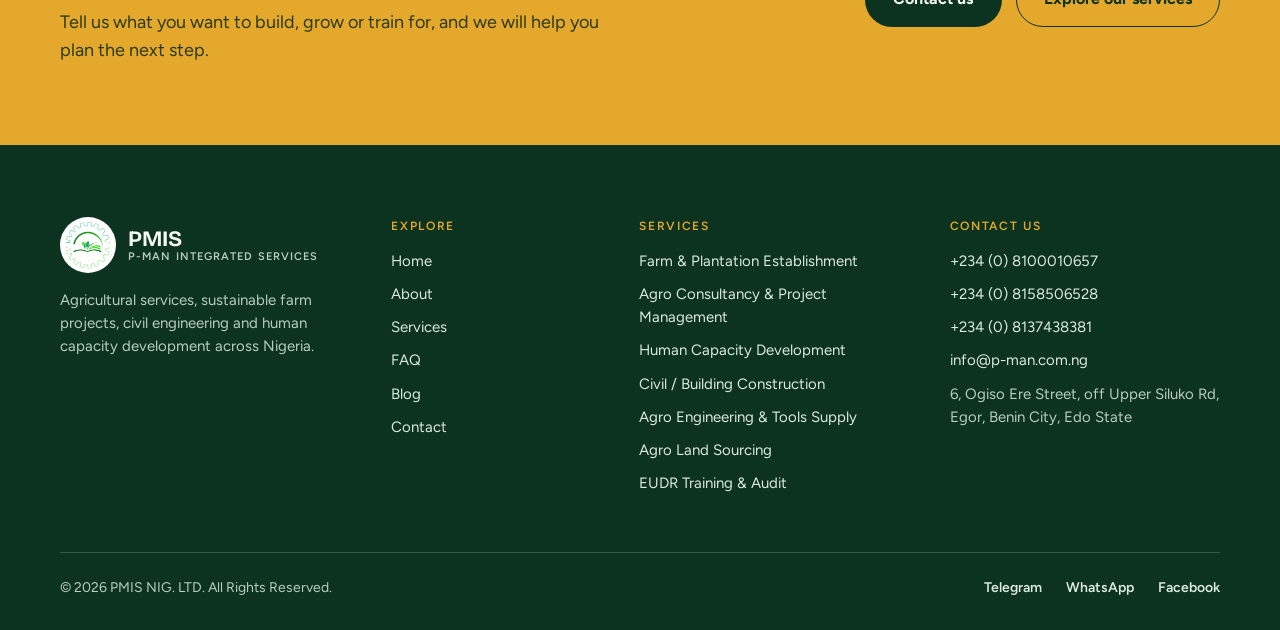
<file: faq.html>
<!doctype html>
<html lang="en">
<head>
<meta charset="utf-8">
<meta name="viewport" content="width=device-width, initial-scale=1">
<title>FAQ | P-MAN Integrated Services Nigeria Limited</title>
<meta name="description" content="Answers to common questions about PMIS NIG. LTD: our services, land sourcing, farm management, EUDR training and how to start a project.">
<meta name="theme-color" content="#0C3220">
<!-- STAGING ONLY: delete the next line when the site goes live, or Google will not index it -->
<meta name="robots" content="noindex, nofollow">
<link rel="icon" type="image/png" href="images/logo.png">
<link rel="preconnect" href="https://fonts.googleapis.com">
<link rel="preconnect" href="https://fonts.gstatic.com" crossorigin>
<link href="https://fonts.googleapis.com/css2?family=Bricolage+Grotesque:opsz,wght@12..96,500;12..96,600;12..96,700&family=Figtree:wght@400;500;600;700&display=swap" rel="stylesheet">
<link rel="stylesheet" href="css/styles.css">
<script src="js/main.js" defer></script>
</head>
<body id="top">

<!-- Icon sprite: each symbol id is used below via an svg "use" element with class "icon" -->
<svg width="0" height="0" style="position:absolute" aria-hidden="true" focusable="false">
  <symbol id="i-menu" viewBox="0 0 24 24"><path d="M4 7h16M4 12h16M4 17h16"/></symbol>
  <symbol id="i-close" viewBox="0 0 24 24"><path d="M6 6l12 12M18 6L6 18"/></symbol>
  <symbol id="i-chevron" viewBox="0 0 24 24"><path d="M6 9l6 6 6-6"/></symbol>
  <symbol id="i-plus" viewBox="0 0 24 24"><path d="M12 5v14M5 12h14"/></symbol>
  <symbol id="i-sprout" viewBox="0 0 24 24"><path d="M12 21v-9"/><path d="M12 12c0-4 3-6 7-6 0 4-3 6-7 6z"/><path d="M12 14c0-3-2-5-6-5 0 3 2 5 6 5z"/></symbol>
  <symbol id="i-clipboard" viewBox="0 0 24 24"><rect x="6" y="4" width="12" height="17" rx="2"/><path d="M9 4h6v3H9z"/><path d="M9 12h6M9 16h4"/></symbol>
  <symbol id="i-people" viewBox="0 0 24 24"><circle cx="9" cy="8" r="3"/><path d="M3 20c0-3.5 2.5-6 6-6s6 2.5 6 6"/><circle cx="17" cy="9" r="2.5"/><path d="M17 14c2.5 0 4 2 4 5"/></symbol>
  <symbol id="i-building" viewBox="0 0 24 24"><path d="M3 21h18"/><path d="M5 21V10l7-5 7 5v11"/><path d="M10 21v-6h4v6"/></symbol>
  <symbol id="i-gear" viewBox="0 0 24 24"><circle cx="12" cy="12" r="3"/><path d="M12 3v3M12 18v3M3 12h3M18 12h3M5.6 5.6l2.1 2.1M16.3 16.3l2.1 2.1M18.4 5.6l-2.1 2.1M7.7 16.3l-2.1 2.1"/></symbol>
  <symbol id="i-pin" viewBox="0 0 24 24"><path d="M12 21s-6-5.5-6-11a6 6 0 0 1 12 0c0 5.5-6 11-6 11z"/><circle cx="12" cy="10" r="2.2"/></symbol>
  <symbol id="i-phone" viewBox="0 0 24 24"><path d="M5 4h4l2 5-2.5 1.5a11 11 0 0 0 5 5L15 13l5 2v4a2 2 0 0 1-2 2A15 15 0 0 1 3 6a2 2 0 0 1 2-2z"/></symbol>
  <symbol id="i-mail" viewBox="0 0 24 24"><rect x="3" y="5" width="18" height="14" rx="2"/><path d="M3 7l9 6 9-6"/></symbol>
  <symbol id="i-shield" viewBox="0 0 24 24"><path d="M12 3l7 3v5c0 5-3.5 8-7 10-3.5-2-7-5-7-10V6l7-3z"/><path d="M9 12l2 2 4-4"/></symbol>
  <symbol id="i-eye" viewBox="0 0 24 24"><path d="M2 12s4-7 10-7 10 7 10 7-4 7-10 7S2 12 2 12z"/><circle cx="12" cy="12" r="3"/></symbol>
  <symbol id="i-target" viewBox="0 0 24 24"><circle cx="12" cy="12" r="9"/><circle cx="12" cy="12" r="5"/><circle cx="12" cy="12" r="1.2"/></symbol>
  <symbol id="i-star" viewBox="0 0 24 24"><path d="M12 3l2.7 5.6 6.1.9-4.4 4.3 1 6.1L12 17l-5.4 2.9 1-6.1L3.2 9.5l6.1-.9z"/></symbol>
</svg>

<a class="skip" href="#main">Skip to content</a>

<!-- ============ HEADER ============ -->
<header class="site-header">
  <div class="container site-header__inner">
    <a class="logo" href="index.html" aria-label="PMIS home">
      <img class="logo__mark" src="images/logo.png" alt="" width="56" height="56">
      <span class="logo__text"><strong>PMIS</strong><small>P-MAN Integrated Services</small></span>
    </a>

    <button class="nav-toggle" type="button" aria-expanded="false" aria-controls="site-nav" aria-label="Open menu">
      <svg class="icon icon--open" aria-hidden="true"><use href="#i-menu"/></svg>
      <svg class="icon icon--close" aria-hidden="true"><use href="#i-close"/></svg>
    </button>

    <nav id="site-nav" class="nav" aria-label="Main">
      <ul class="nav__list">
        <li><a href="index.html">Home</a></li>
        <li class="has-sub">
          <a class="nav__parent" href="about.html">About</a>
          <button class="sub-toggle" type="button" aria-expanded="false" aria-controls="sub-about" aria-label="About submenu"><svg class="icon" aria-hidden="true"><use href="#i-chevron"/></svg></button>
          <ul id="sub-about" class="subnav">
            <li><a href="about.html">About Us</a></li>
            <li><a href="history.html">Our History</a></li>
            <li><a href="team.html">Our Team</a></li>
            <li><a href="gallery.html">Our Work</a></li>
          </ul>
        </li>
        <li><a href="services.html">Services</a></li>
        <li><a href="faq.html" aria-current="page">FAQ</a></li>
        <li><a href="blog.html">Blog</a></li><!-- TODO: point to the WordPress blog URL when it is live -->
        <li><a href="contact.html">Contact</a></li>
      </ul>
      <a class="btn btn--dark nav__cta" href="eudr.html">Book EUDR training</a>
    </nav>
  </div>
</header>

<main id="main">

<!-- ============ PAGE HERO ============ -->
<section class="page-hero media ph ph--hero">
  <span class="ph__tag">Photo · Rubber trees being tapped</span>
  <div class="container page-hero__inner">
    <nav class="breadcrumb" aria-label="Breadcrumb">
      <a href="index.html">Home</a><span aria-hidden="true">/</span><span aria-current="page">FAQ</span>
    </nav>
    <h1 class="h1">Frequently asked questions</h1>
    <p class="page-hero__lead">Quick answers about our services, land and farms, and how to work with us.</p>
  </div>
</section>

<!-- ============ FAQ ============ -->
<!-- TODO: answers come from the old site plus a few new ones (EUDR, training, where we work). Confirm with the client.
     The old page's "500+ projects" and "99% satisfaction" stats and the skill bars were removed: unverified and not meaningful. -->
<section class="section">
  <div class="container faq-page">
    <div class="faq-page__main">
      <h2 class="faq__group">Our services</h2>
      <div class="faq__list">
        <details>
          <summary>What services does PMIS NIG. LTD offer?<svg class="icon" aria-hidden="true"><use href="#i-plus"/></svg></summary>
          <p>We offer seven services: farm and plantation establishment, agro consultancy and project management, human capacity development, civil and building construction, agro engineering and tools supply, agro land sourcing, and EUDR training and audit. See the <a href="services.html">Services page</a> for details.</p>
        </details>
        <details>
          <summary>Is PMIS NIG. LTD only focused on agriculture?<svg class="icon" aria-hidden="true"><use href="#i-plus"/></svg></summary>
          <p>Agriculture is a core part of our work, but we also specialize in civil and building construction, human capacity development and agricultural engineering. This multidisciplinary expertise lets us deliver integrated, large-scale solutions for clients.</p>
        </details>
        <details>
          <summary>What is EUDR training and audit?<svg class="icon" aria-hidden="true"><use href="#i-plus"/></svg></summary>
          <p>The EU Deforestation Regulation (EUDR) requires companies selling certain commodities, rubber among them, into the EU to show that their products are deforestation-free and legally produced. We train your teams and audit your operations so you are ready to meet those requirements.</p>
        </details>
        <details>
          <summary>Do you offer training for farmers and farm teams?<svg class="icon" aria-hidden="true"><use href="#i-plus"/></svg></summary>
          <p>Yes. Our human capacity development and extension services work includes farm-site training, on-the-spot solutions to challenges, and best-practice programmes for farmers and agro-professionals.</p>
        </details>
      </div>
      <h2 class="faq__group">Land and farms</h2>
      <div class="faq__list">
        <details>
          <summary>Can PMIS help me acquire farmland for agricultural projects?<svg class="icon" aria-hidden="true"><use href="#i-plus"/></svg></summary>
          <p>Yes. We assist individuals and corporate organizations in sourcing farmland for lease or outright purchase. Our land sourcing process prioritizes strategic location, soil suitability and long-term value, to support successful agribusiness operations.</p>
        </details>
        <details>
          <summary>Do you offer farm management services?<svg class="icon" aria-hidden="true"><use href="#i-plus"/></svg></summary>
          <p>Yes. We provide farm management solutions, including planning, daily operations, infrastructure development, irrigation, input supply, pest management and long-term productivity monitoring, to ensure sustainable farm success.</p>
        </details>
        <details>
          <summary>Can you help improve existing farms or plantations?<svg class="icon" aria-hidden="true"><use href="#i-plus"/></svg></summary>
          <p>Yes. We provide farm consultancy and turnaround management for existing farms and plantations. Our team can assess current operations, implement modern techniques, and improve productivity, profitability and compliance with industry standards.</p>
        </details>
      </div>
      <h2 class="faq__group">Working with us</h2>
      <div class="faq__list">
        <details>
          <summary>Where do you work?<svg class="icon" aria-hidden="true"><use href="#i-plus"/></svg></summary>
          <p>We work across Nigeria, and we serve clients within and outside the country.</p>
        </details>
        <details>
          <summary>How do I engage PMIS NIG. LTD for my project?<svg class="icon" aria-hidden="true"><use href="#i-plus"/></svg></summary>
          <p>Contact us through the website or by phone. We will schedule a consultation to understand your needs, then provide tailored solutions and a clear project roadmap to help you achieve your goals.</p>
        </details>
      </div>
    </div>
    <aside class="faq-page__aside">
      <div class="panel">
        <span class="panel__bar"></span>
        <h2 class="h3">Still have a question?</h2>
        <p>Call, email or send us a message and we will get back to you.</p>
        <a class="btn btn--dark" href="contact.html">Contact us</a>
        <a class="link" href="services.html">Browse our services →</a>
      </div>
    </aside>
  </div>
</section>

<script type="application/ld+json">
{
  "@context": "https://schema.org",
  "@type": "FAQPage",
  "mainEntity": [
    {
      "@type": "Question",
      "name": "What services does PMIS NIG. LTD offer?",
      "acceptedAnswer": {
        "@type": "Answer",
        "text": "We offer seven services: farm and plantation establishment, agro consultancy and project management, human capacity development, civil and building construction, agro engineering and tools supply, agro land sourcing, and EUDR training and audit. See the Services page for details."
      }
    },
    {
      "@type": "Question",
      "name": "Is PMIS NIG. LTD only focused on agriculture?",
      "acceptedAnswer": {
        "@type": "Answer",
        "text": "Agriculture is a core part of our work, but we also specialize in civil and building construction, human capacity development and agricultural engineering. This multidisciplinary expertise lets us deliver integrated, large-scale solutions for clients."
      }
    },
    {
      "@type": "Question",
      "name": "What is EUDR training and audit?",
      "acceptedAnswer": {
        "@type": "Answer",
        "text": "The EU Deforestation Regulation (EUDR) requires companies selling certain commodities, rubber among them, into the EU to show that their products are deforestation-free and legally produced. We train your teams and audit your operations so you are ready to meet those requirements."
      }
    },
    {
      "@type": "Question",
      "name": "Do you offer training for farmers and farm teams?",
      "acceptedAnswer": {
        "@type": "Answer",
        "text": "Yes. Our human capacity development and extension services work includes farm-site training, on-the-spot solutions to challenges, and best-practice programmes for farmers and agro-professionals."
      }
    },
    {
      "@type": "Question",
      "name": "Can PMIS help me acquire farmland for agricultural projects?",
      "acceptedAnswer": {
        "@type": "Answer",
        "text": "Yes. We assist individuals and corporate organizations in sourcing farmland for lease or outright purchase. Our land sourcing process prioritizes strategic location, soil suitability and long-term value, to support successful agribusiness operations."
      }
    },
    {
      "@type": "Question",
      "name": "Do you offer farm management services?",
      "acceptedAnswer": {
        "@type": "Answer",
        "text": "Yes. We provide farm management solutions, including planning, daily operations, infrastructure development, irrigation, input supply, pest management and long-term productivity monitoring, to ensure sustainable farm success."
      }
    },
    {
      "@type": "Question",
      "name": "Can you help improve existing farms or plantations?",
      "acceptedAnswer": {
        "@type": "Answer",
        "text": "Yes. We provide farm consultancy and turnaround management for existing farms and plantations. Our team can assess current operations, implement modern techniques, and improve productivity, profitability and compliance with industry standards."
      }
    },
    {
      "@type": "Question",
      "name": "Where do you work?",
      "acceptedAnswer": {
        "@type": "Answer",
        "text": "We work across Nigeria, and we serve clients within and outside the country."
      }
    },
    {
      "@type": "Question",
      "name": "How do I engage PMIS NIG. LTD for my project?",
      "acceptedAnswer": {
        "@type": "Answer",
        "text": "Contact us through the website or by phone. We will schedule a consultation to understand your needs, then provide tailored solutions and a clear project roadmap to help you achieve your goals."
      }
    }
  ]
}
</script>

<!-- ============ CTA ============ -->
<section class="cta">
  <div class="container cta__inner">
    <div class="stack cta__copy">
      <h2 class="cta__title">Ready to start your project?</h2>
      <p>Tell us what you want to build, grow or train for, and we will help you plan the next step.</p>
    </div>
    <div class="cta__actions">
      <a class="btn btn--dark" href="contact.html">Contact us</a>
      <a class="btn btn--outline-dark" href="services.html">Explore our services</a>
    </div>
  </div>
</section>

</main>

<!-- ============ FOOTER ============ -->
<footer class="site-footer">
  <div class="container">
    <div class="footer__grid">
      <div class="stack">
        <a class="logo logo--light" href="index.html" aria-label="PMIS home">
          <img class="logo__mark" src="images/logo.png" alt="" width="56" height="56">
          <span class="logo__text"><strong>PMIS</strong><small>P-MAN Integrated Services</small></span>
        </a>
        <p class="footer__about">Agricultural services, sustainable farm projects, civil engineering and human capacity development across Nigeria.</p>
      </div>

      <nav aria-label="Footer">
        <h2 class="footer__title">Explore</h2>
        <ul class="footer__list">
          <li><a href="index.html">Home</a></li>
          <li><a href="about.html">About</a></li>
          <li><a href="services.html">Services</a></li>
          <li><a href="faq.html">FAQ</a></li>
          <li><a href="blog.html">Blog</a></li>
          <li><a href="contact.html">Contact</a></li>
        </ul>
      </nav>

      <div>
        <h2 class="footer__title">Services</h2>
        <ul class="footer__list">
          <li><a href="services.html">Farm &amp; Plantation Establishment</a></li>
          <li><a href="services.html">Agro Consultancy &amp; Project Management</a></li>
          <li><a href="services.html">Human Capacity Development</a></li>
          <li><a href="services.html">Civil / Building Construction</a></li>
          <li><a href="services.html">Agro Engineering &amp; Tools Supply</a></li>
          <li><a href="services.html">Agro Land Sourcing</a></li>
          <li><a href="eudr.html">EUDR Training &amp; Audit</a></li>
        </ul>
      </div>

      <div>
        <h2 class="footer__title">Contact us</h2>
        <ul class="footer__list">
          <li><a href="tel:+2348100010657">+234 (0) 8100010657</a></li>
          <li><a href="tel:+2348158506528">+234 (0) 8158506528</a></li>
          <li><a href="tel:+2348137438381">+234 (0) 8137438381</a></li>
          <li><a href="mailto:info@p-man.com.ng">info@p-man.com.ng</a></li>
          <li class="footer__address">6, Ogiso Ere Street, off Upper Siluko Rd, Egor, Benin City, Edo State</li>
        </ul>
      </div>
    </div>

    <div class="footer__bottom">
      <span>© <span id="year">2026</span> PMIS NIG. LTD. All Rights Reserved.</span>
      <!-- TODO: replace # with the real Telegram, WhatsApp and Facebook links -->
      <ul class="footer__social">
        <li><a href="#">Telegram</a></li>
        <li><a href="#">WhatsApp</a></li>
        <li><a href="#">Facebook</a></li>
      </ul>
    </div>
  </div>
</footer>

</body>
</html>
</file>
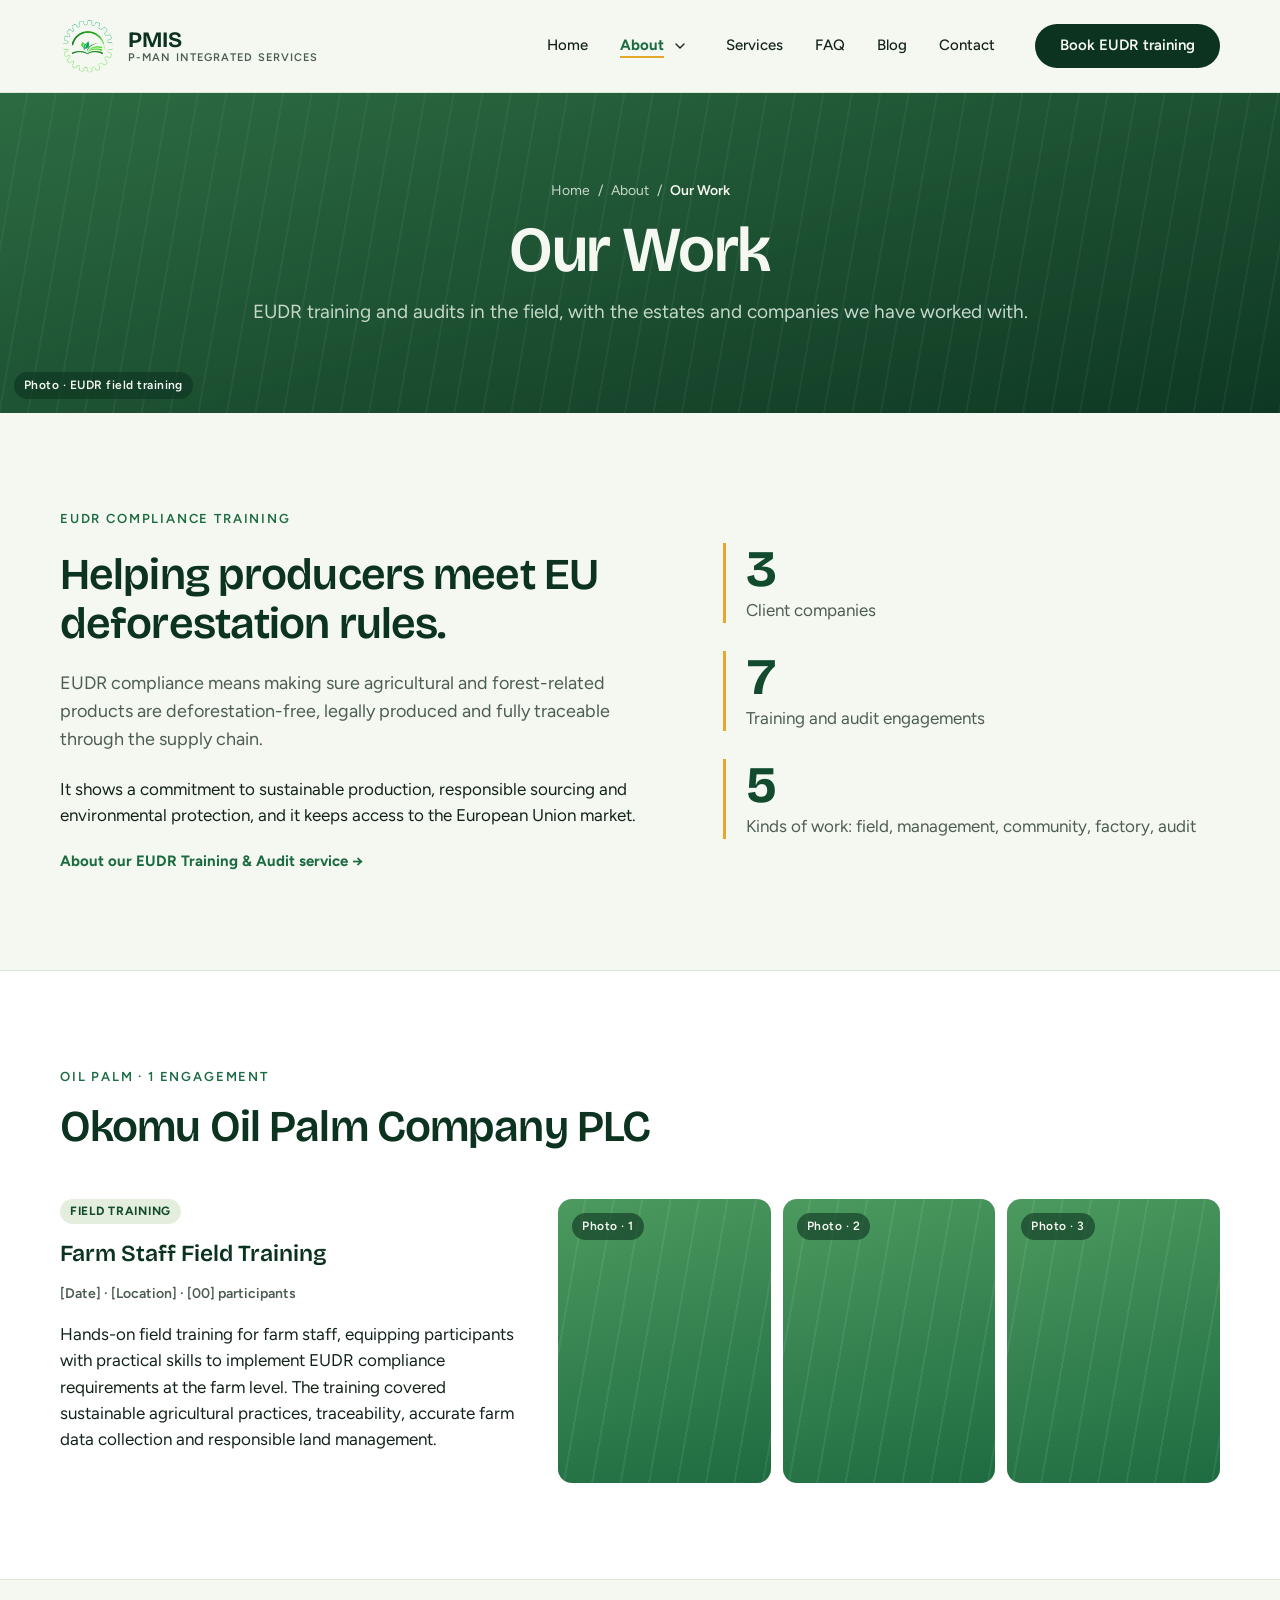
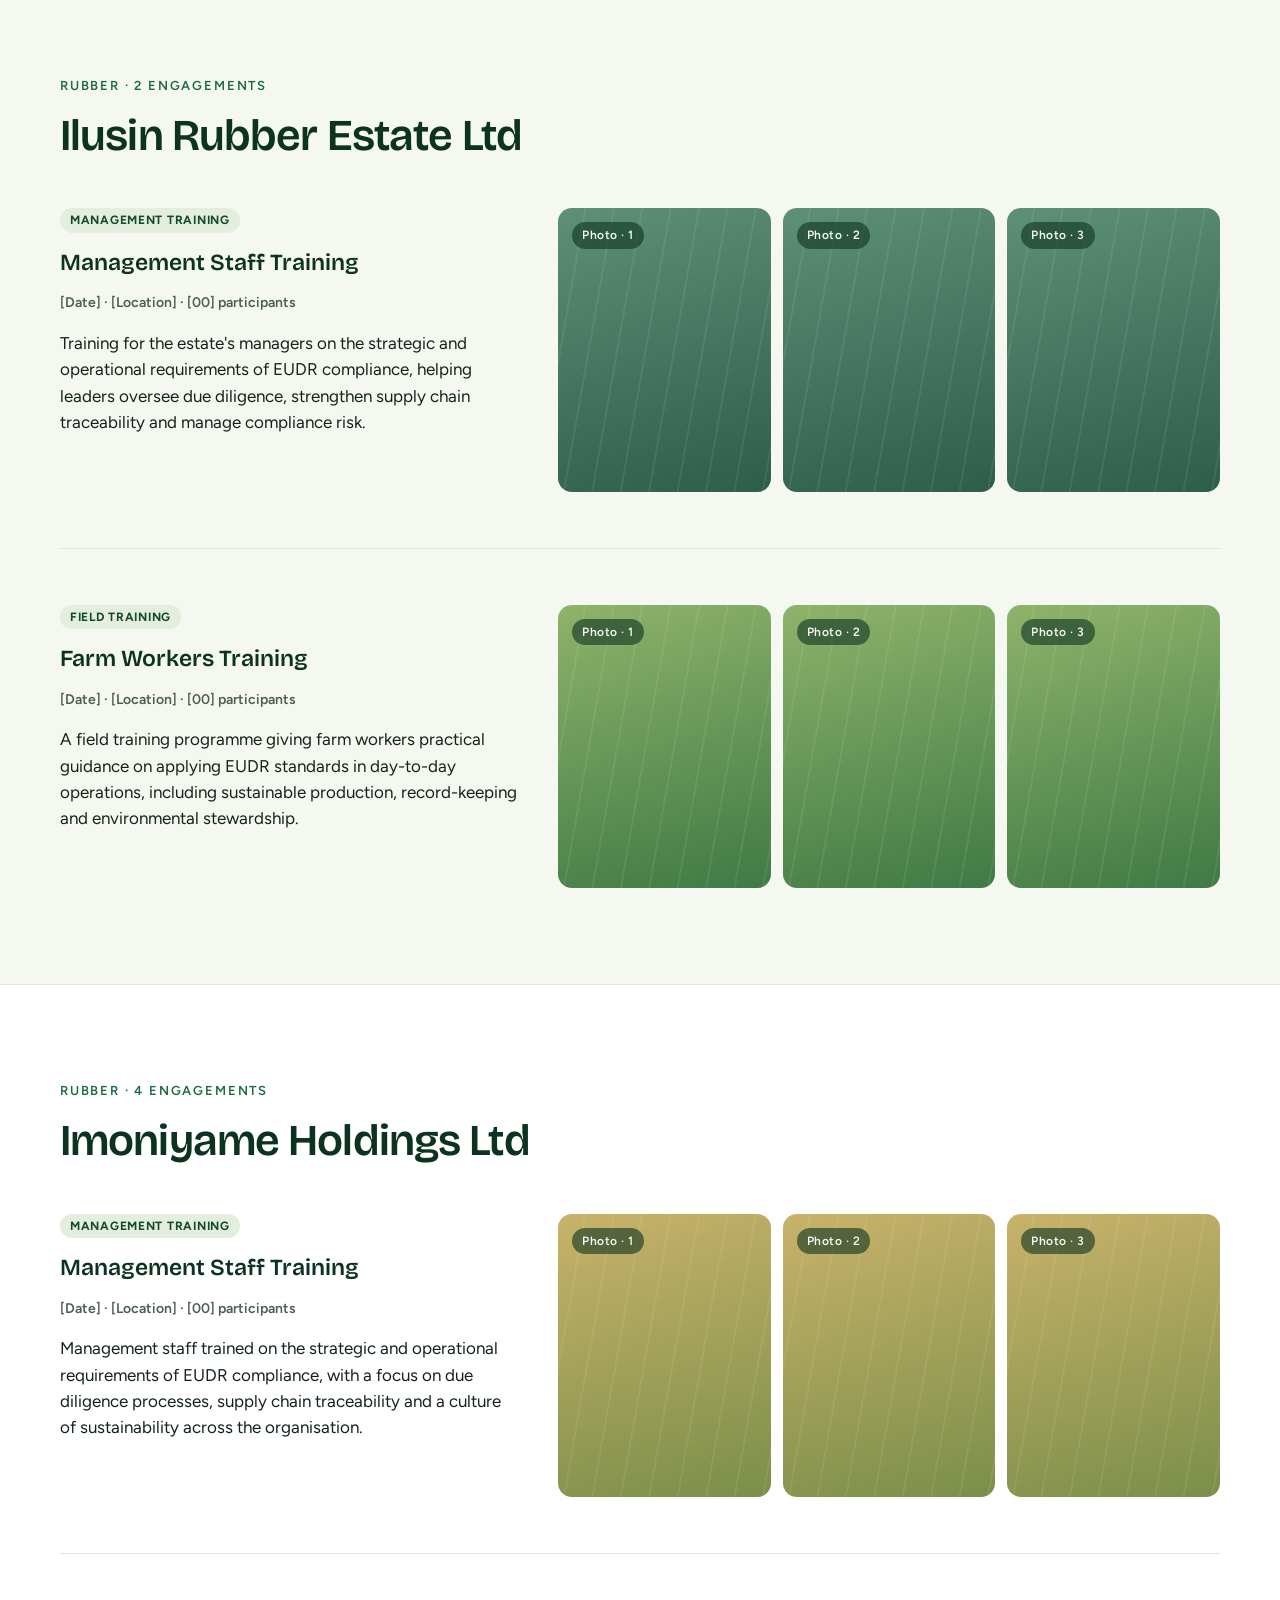
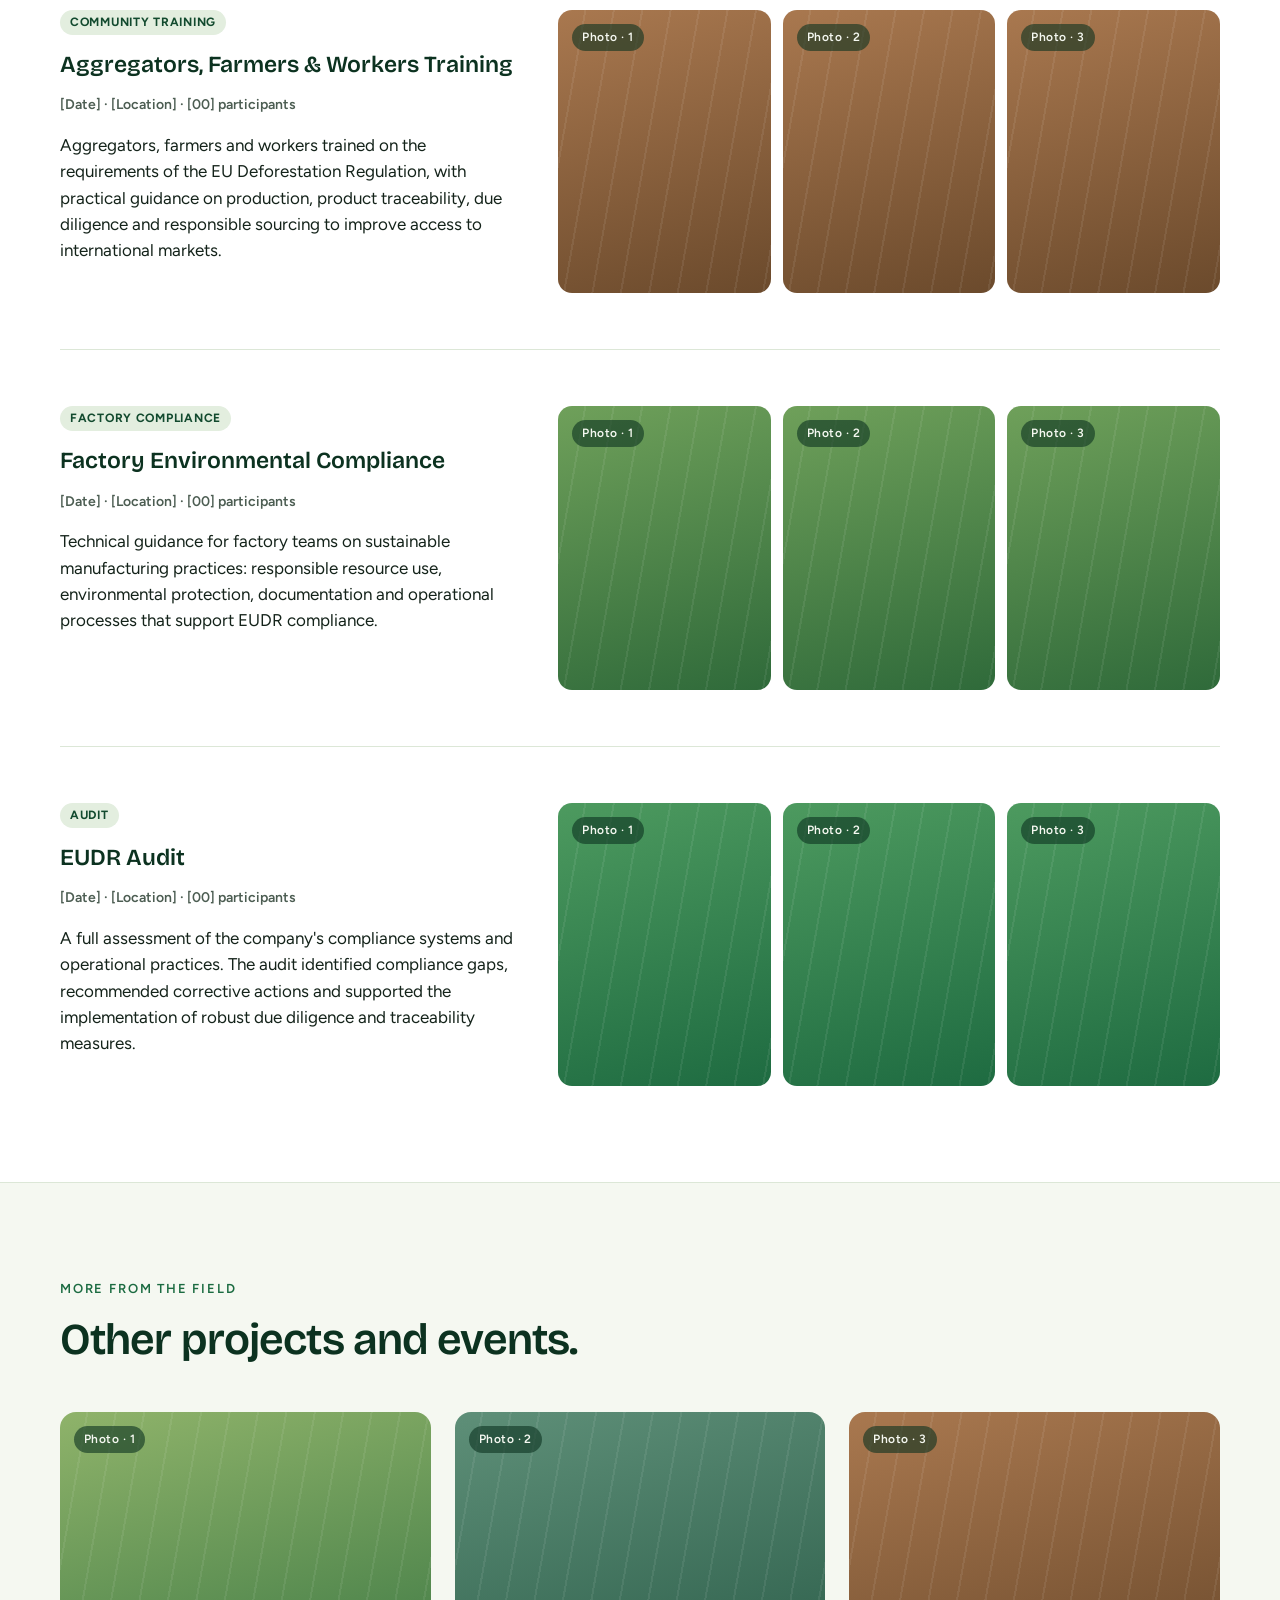
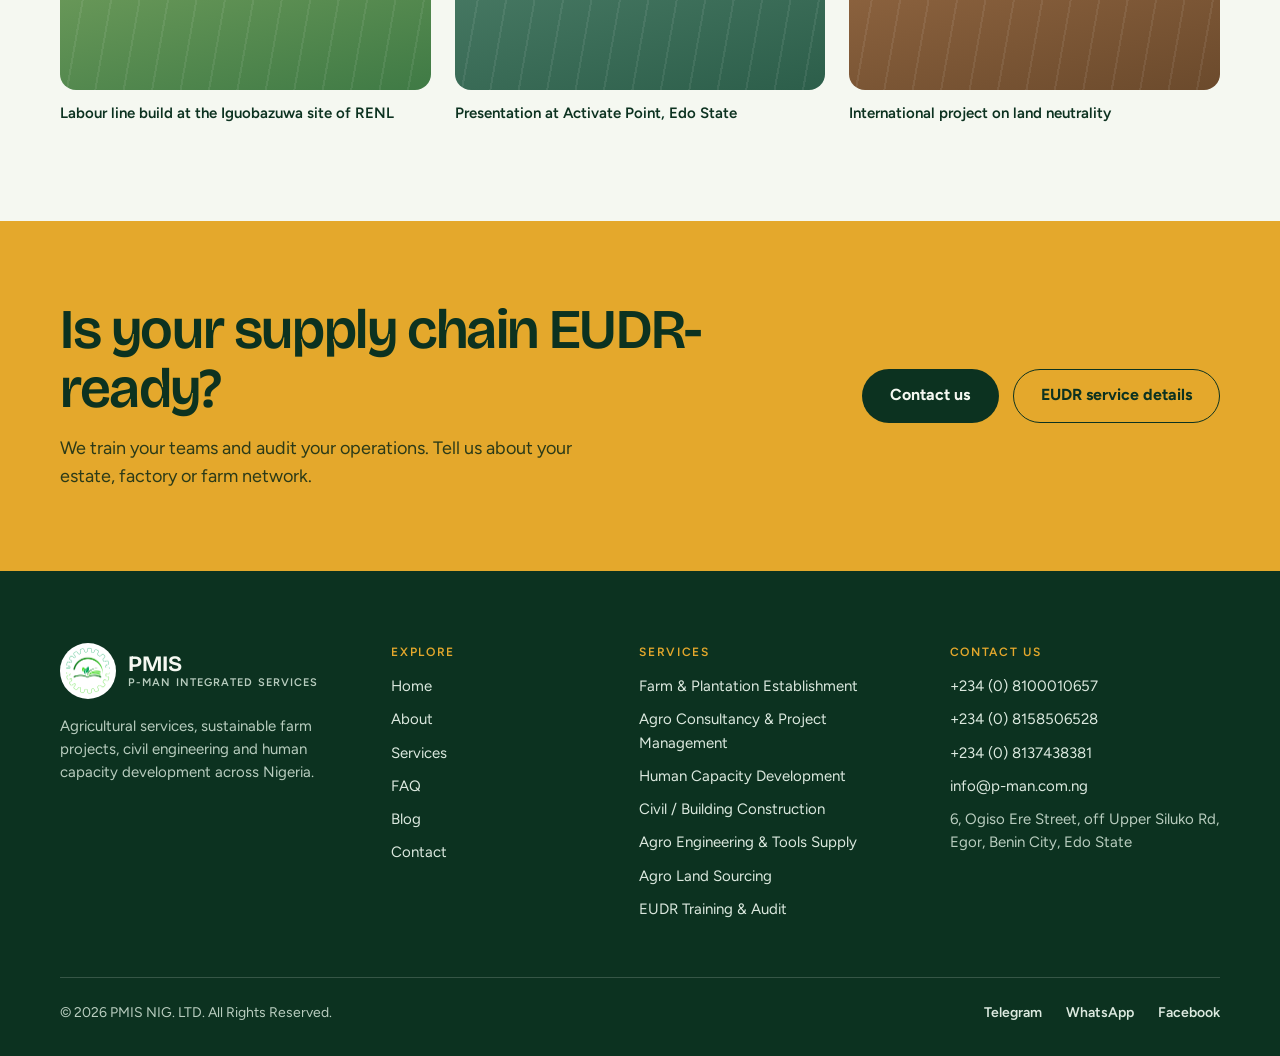
<file: gallery.html>
<!doctype html>
<html lang="en">
<head>
<meta charset="utf-8">
<meta name="viewport" content="width=device-width, initial-scale=1">
<title>Our Work | P-MAN Integrated Services Nigeria Limited</title>
<meta name="description" content="EUDR training and audit work by PMIS NIG. LTD with Okomu Oil Palm, Ilusin Rubber Estate and Imoniyame Holdings: field, management and factory training.">
<meta name="theme-color" content="#0C3220">
<!-- STAGING ONLY: delete the next line when the site goes live, or Google will not index it -->
<meta name="robots" content="noindex, nofollow">
<link rel="icon" type="image/png" href="images/logo.png">
<link rel="preconnect" href="https://fonts.googleapis.com">
<link rel="preconnect" href="https://fonts.gstatic.com" crossorigin>
<link href="https://fonts.googleapis.com/css2?family=Bricolage+Grotesque:opsz,wght@12..96,500;12..96,600;12..96,700&family=Figtree:wght@400;500;600;700&display=swap" rel="stylesheet">
<link rel="stylesheet" href="css/styles.css">
<script src="js/main.js" defer></script>
</head>
<body id="top">

<!-- Icon sprite: each symbol id is used below via an svg "use" element with class "icon" -->
<svg width="0" height="0" style="position:absolute" aria-hidden="true" focusable="false">
  <symbol id="i-menu" viewBox="0 0 24 24"><path d="M4 7h16M4 12h16M4 17h16"/></symbol>
  <symbol id="i-close" viewBox="0 0 24 24"><path d="M6 6l12 12M18 6L6 18"/></symbol>
  <symbol id="i-chevron" viewBox="0 0 24 24"><path d="M6 9l6 6 6-6"/></symbol>
  <symbol id="i-plus" viewBox="0 0 24 24"><path d="M12 5v14M5 12h14"/></symbol>
  <symbol id="i-sprout" viewBox="0 0 24 24"><path d="M12 21v-9"/><path d="M12 12c0-4 3-6 7-6 0 4-3 6-7 6z"/><path d="M12 14c0-3-2-5-6-5 0 3 2 5 6 5z"/></symbol>
  <symbol id="i-clipboard" viewBox="0 0 24 24"><rect x="6" y="4" width="12" height="17" rx="2"/><path d="M9 4h6v3H9z"/><path d="M9 12h6M9 16h4"/></symbol>
  <symbol id="i-people" viewBox="0 0 24 24"><circle cx="9" cy="8" r="3"/><path d="M3 20c0-3.5 2.5-6 6-6s6 2.5 6 6"/><circle cx="17" cy="9" r="2.5"/><path d="M17 14c2.5 0 4 2 4 5"/></symbol>
  <symbol id="i-building" viewBox="0 0 24 24"><path d="M3 21h18"/><path d="M5 21V10l7-5 7 5v11"/><path d="M10 21v-6h4v6"/></symbol>
  <symbol id="i-gear" viewBox="0 0 24 24"><circle cx="12" cy="12" r="3"/><path d="M12 3v3M12 18v3M3 12h3M18 12h3M5.6 5.6l2.1 2.1M16.3 16.3l2.1 2.1M18.4 5.6l-2.1 2.1M7.7 16.3l-2.1 2.1"/></symbol>
  <symbol id="i-pin" viewBox="0 0 24 24"><path d="M12 21s-6-5.5-6-11a6 6 0 0 1 12 0c0 5.5-6 11-6 11z"/><circle cx="12" cy="10" r="2.2"/></symbol>
  <symbol id="i-phone" viewBox="0 0 24 24"><path d="M5 4h4l2 5-2.5 1.5a11 11 0 0 0 5 5L15 13l5 2v4a2 2 0 0 1-2 2A15 15 0 0 1 3 6a2 2 0 0 1 2-2z"/></symbol>
  <symbol id="i-mail" viewBox="0 0 24 24"><rect x="3" y="5" width="18" height="14" rx="2"/><path d="M3 7l9 6 9-6"/></symbol>
  <symbol id="i-shield" viewBox="0 0 24 24"><path d="M12 3l7 3v5c0 5-3.5 8-7 10-3.5-2-7-5-7-10V6l7-3z"/><path d="M9 12l2 2 4-4"/></symbol>
  <symbol id="i-eye" viewBox="0 0 24 24"><path d="M2 12s4-7 10-7 10 7 10 7-4 7-10 7S2 12 2 12z"/><circle cx="12" cy="12" r="3"/></symbol>
  <symbol id="i-target" viewBox="0 0 24 24"><circle cx="12" cy="12" r="9"/><circle cx="12" cy="12" r="5"/><circle cx="12" cy="12" r="1.2"/></symbol>
  <symbol id="i-star" viewBox="0 0 24 24"><path d="M12 3l2.7 5.6 6.1.9-4.4 4.3 1 6.1L12 17l-5.4 2.9 1-6.1L3.2 9.5l6.1-.9z"/></symbol>
</svg>

<a class="skip" href="#main">Skip to content</a>

<!-- ============ HEADER ============ -->
<header class="site-header">
  <div class="container site-header__inner">
    <a class="logo" href="index.html" aria-label="PMIS home">
      <img class="logo__mark" src="images/logo.png" alt="" width="56" height="56">
      <span class="logo__text"><strong>PMIS</strong><small>P-MAN Integrated Services</small></span>
    </a>

    <button class="nav-toggle" type="button" aria-expanded="false" aria-controls="site-nav" aria-label="Open menu">
      <svg class="icon icon--open" aria-hidden="true"><use href="#i-menu"/></svg>
      <svg class="icon icon--close" aria-hidden="true"><use href="#i-close"/></svg>
    </button>

    <nav id="site-nav" class="nav" aria-label="Main">
      <ul class="nav__list">
        <li><a href="index.html">Home</a></li>
        <li class="has-sub">
          <a class="nav__parent" href="about.html" aria-current="page">About</a>
          <button class="sub-toggle" type="button" aria-expanded="false" aria-controls="sub-about" aria-label="About submenu"><svg class="icon" aria-hidden="true"><use href="#i-chevron"/></svg></button>
          <ul id="sub-about" class="subnav">
            <li><a href="about.html">About Us</a></li>
            <li><a href="history.html">Our History</a></li>
            <li><a href="team.html">Our Team</a></li>
            <li><a href="gallery.html" aria-current="page">Our Work</a></li>
          </ul>
        </li>
        <li><a href="services.html">Services</a></li>
        <li><a href="faq.html">FAQ</a></li>
        <li><a href="blog.html">Blog</a></li><!-- TODO: point to the WordPress blog URL when it is live -->
        <li><a href="contact.html">Contact</a></li>
      </ul>
      <a class="btn btn--dark nav__cta" href="eudr.html">Book EUDR training</a>
    </nav>
  </div>
</header>

<main id="main">

<!-- ============ PAGE HERO ============ -->
<section class="page-hero media ph ph--hero">
  <span class="ph__tag">Photo · EUDR field training</span>
  <div class="container page-hero__inner">
    <nav class="breadcrumb" aria-label="Breadcrumb">
      <a href="index.html">Home</a><span aria-hidden="true">/</span><a href="about.html">About</a><span aria-hidden="true">/</span><span aria-current="page">Our Work</span>
    </nav>
    <h1 class="h1">Our Work</h1>
    <p class="page-hero__lead">EUDR training and audits in the field, with the estates and companies we have worked with.</p>
  </div>
</section>

<!-- ============ EUDR INTRO ============ -->
<!-- The old page used the EU's own EUDR logo, which can suggest EU endorsement. Replaced with a plain panel.
     TODO: dates, locations and participant numbers on every card are placeholders. Confirm the clients agree to be named and that participants are fine with their photos being shown. -->
<section class="section">
  <div class="container split">
    <div class="stack stack--lg">
      <span class="eyebrow">EUDR compliance training</span>
      <h2 class="h2">Helping producers meet EU deforestation rules.</h2>
      <p class="lead">EUDR compliance means making sure agricultural and forest-related products are deforestation-free, legally produced and fully traceable through the supply chain.</p>
      <p>It shows a commitment to sustainable production, responsible sourcing and environmental protection, and it keeps access to the European Union market.</p>
      <a class="link" href="services.html#eudr">About our EUDR Training &amp; Audit service →</a>
    </div>
    <div class="stats stats--stack">
      <div class="stat"><span class="stat__num">3</span><span class="stat__label">Client companies</span></div>
      <div class="stat"><span class="stat__num">7</span><span class="stat__label">Training and audit engagements</span></div>
      <div class="stat"><span class="stat__num">5</span><span class="stat__label">Kinds of work: field, management, community, factory, audit</span></div>
    </div>
  </div>
</section>

<section class="section section--white section--ruled" id="client-1">
  <div class="container">
    <div class="section-head section-head--stack">
      <span class="eyebrow">Oil palm · 1 engagement</span>
      <h2 class="h2">Okomu Oil Palm Company PLC</h2>
    </div>
    <div class="work-list">
      <article class="work">
        <div class="work__text stack">
          <span class="chip">Field training</span>
          <h3 class="h3">Farm Staff Field Training</h3>
          <p class="work__meta">[Date] · [Location] · [00] participants</p>
          <p>Hands-on field training for farm staff, equipping participants with practical skills to implement EUDR compliance requirements at the farm level. The training covered sustainable agricultural practices, traceability, accurate farm data collection and responsible land management.</p>
        </div>
        <!-- PHOTOS: wrap each real image as <a href="full.jpg" data-lightbox><img ...></a> to get the enlarge view -->
        <ul class="work__photos"><li><figure><div class="media gallery__img ph ph--a" role="img" aria-label="Farm Staff Field Training, photo 1"><span class="ph__tag">Photo · 1</span></div></figure></li><li><figure><div class="media gallery__img ph ph--a" role="img" aria-label="Farm Staff Field Training, photo 2"><span class="ph__tag">Photo · 2</span></div></figure></li><li><figure><div class="media gallery__img ph ph--a" role="img" aria-label="Farm Staff Field Training, photo 3"><span class="ph__tag">Photo · 3</span></div></figure></li></ul>
      </article>
    </div>
  </div>
</section>

<section class="section" id="client-2">
  <div class="container">
    <div class="section-head section-head--stack">
      <span class="eyebrow">Rubber · 2 engagements</span>
      <h2 class="h2">Ilusin Rubber Estate Ltd</h2>
    </div>
    <div class="work-list">
      <article class="work">
        <div class="work__text stack">
          <span class="chip">Management training</span>
          <h3 class="h3">Management Staff Training</h3>
          <p class="work__meta">[Date] · [Location] · [00] participants</p>
          <p>Training for the estate's managers on the strategic and operational requirements of EUDR compliance, helping leaders oversee due diligence, strengthen supply chain traceability and manage compliance risk.</p>
        </div>
        <!-- PHOTOS: wrap each real image as <a href="full.jpg" data-lightbox><img ...></a> to get the enlarge view -->
        <ul class="work__photos"><li><figure><div class="media gallery__img ph ph--d" role="img" aria-label="Management Staff Training, photo 1"><span class="ph__tag">Photo · 1</span></div></figure></li><li><figure><div class="media gallery__img ph ph--d" role="img" aria-label="Management Staff Training, photo 2"><span class="ph__tag">Photo · 2</span></div></figure></li><li><figure><div class="media gallery__img ph ph--d" role="img" aria-label="Management Staff Training, photo 3"><span class="ph__tag">Photo · 3</span></div></figure></li></ul>
      </article>
      <article class="work">
        <div class="work__text stack">
          <span class="chip">Field training</span>
          <h3 class="h3">Farm Workers Training</h3>
          <p class="work__meta">[Date] · [Location] · [00] participants</p>
          <p>A field training programme giving farm workers practical guidance on applying EUDR standards in day-to-day operations, including sustainable production, record-keeping and environmental stewardship.</p>
        </div>
        <!-- PHOTOS: wrap each real image as <a href="full.jpg" data-lightbox><img ...></a> to get the enlarge view -->
        <ul class="work__photos"><li><figure><div class="media gallery__img ph ph--b" role="img" aria-label="Farm Workers Training, photo 1"><span class="ph__tag">Photo · 1</span></div></figure></li><li><figure><div class="media gallery__img ph ph--b" role="img" aria-label="Farm Workers Training, photo 2"><span class="ph__tag">Photo · 2</span></div></figure></li><li><figure><div class="media gallery__img ph ph--b" role="img" aria-label="Farm Workers Training, photo 3"><span class="ph__tag">Photo · 3</span></div></figure></li></ul>
      </article>
    </div>
  </div>
</section>

<section class="section section--white section--ruled" id="client-3">
  <div class="container">
    <div class="section-head section-head--stack">
      <span class="eyebrow">Rubber · 4 engagements</span>
      <h2 class="h2">Imoniyame Holdings Ltd</h2>
    </div>
    <div class="work-list">
      <article class="work">
        <div class="work__text stack">
          <span class="chip">Management training</span>
          <h3 class="h3">Management Staff Training</h3>
          <p class="work__meta">[Date] · [Location] · [00] participants</p>
          <p>Management staff trained on the strategic and operational requirements of EUDR compliance, with a focus on due diligence processes, supply chain traceability and a culture of sustainability across the organisation.</p>
        </div>
        <!-- PHOTOS: wrap each real image as <a href="full.jpg" data-lightbox><img ...></a> to get the enlarge view -->
        <ul class="work__photos"><li><figure><div class="media gallery__img ph ph--c" role="img" aria-label="Management Staff Training, photo 1"><span class="ph__tag">Photo · 1</span></div></figure></li><li><figure><div class="media gallery__img ph ph--c" role="img" aria-label="Management Staff Training, photo 2"><span class="ph__tag">Photo · 2</span></div></figure></li><li><figure><div class="media gallery__img ph ph--c" role="img" aria-label="Management Staff Training, photo 3"><span class="ph__tag">Photo · 3</span></div></figure></li></ul>
      </article>
      <article class="work">
        <div class="work__text stack">
          <span class="chip">Community training</span>
          <h3 class="h3">Aggregators, Farmers &amp; Workers Training</h3>
          <p class="work__meta">[Date] · [Location] · [00] participants</p>
          <p>Aggregators, farmers and workers trained on the requirements of the EU Deforestation Regulation, with practical guidance on production, product traceability, due diligence and responsible sourcing to improve access to international markets.</p>
        </div>
        <!-- PHOTOS: wrap each real image as <a href="full.jpg" data-lightbox><img ...></a> to get the enlarge view -->
        <ul class="work__photos"><li><figure><div class="media gallery__img ph ph--e" role="img" aria-label="Aggregators, Farmers &amp; Workers Training, photo 1"><span class="ph__tag">Photo · 1</span></div></figure></li><li><figure><div class="media gallery__img ph ph--e" role="img" aria-label="Aggregators, Farmers &amp; Workers Training, photo 2"><span class="ph__tag">Photo · 2</span></div></figure></li><li><figure><div class="media gallery__img ph ph--e" role="img" aria-label="Aggregators, Farmers &amp; Workers Training, photo 3"><span class="ph__tag">Photo · 3</span></div></figure></li></ul>
      </article>
      <article class="work">
        <div class="work__text stack">
          <span class="chip">Factory compliance</span>
          <h3 class="h3">Factory Environmental Compliance</h3>
          <p class="work__meta">[Date] · [Location] · [00] participants</p>
          <p>Technical guidance for factory teams on sustainable manufacturing practices: responsible resource use, environmental protection, documentation and operational processes that support EUDR compliance.</p>
        </div>
        <!-- PHOTOS: wrap each real image as <a href="full.jpg" data-lightbox><img ...></a> to get the enlarge view -->
        <ul class="work__photos"><li><figure><div class="media gallery__img ph ph--f" role="img" aria-label="Factory Environmental Compliance, photo 1"><span class="ph__tag">Photo · 1</span></div></figure></li><li><figure><div class="media gallery__img ph ph--f" role="img" aria-label="Factory Environmental Compliance, photo 2"><span class="ph__tag">Photo · 2</span></div></figure></li><li><figure><div class="media gallery__img ph ph--f" role="img" aria-label="Factory Environmental Compliance, photo 3"><span class="ph__tag">Photo · 3</span></div></figure></li></ul>
      </article>
      <article class="work">
        <div class="work__text stack">
          <span class="chip">Audit</span>
          <h3 class="h3">EUDR Audit</h3>
          <p class="work__meta">[Date] · [Location] · [00] participants</p>
          <p>A full assessment of the company's compliance systems and operational practices. The audit identified compliance gaps, recommended corrective actions and supported the implementation of robust due diligence and traceability measures.</p>
        </div>
        <!-- PHOTOS: wrap each real image as <a href="full.jpg" data-lightbox><img ...></a> to get the enlarge view -->
        <ul class="work__photos"><li><figure><div class="media gallery__img ph ph--a" role="img" aria-label="EUDR Audit, photo 1"><span class="ph__tag">Photo · 1</span></div></figure></li><li><figure><div class="media gallery__img ph ph--a" role="img" aria-label="EUDR Audit, photo 2"><span class="ph__tag">Photo · 2</span></div></figure></li><li><figure><div class="media gallery__img ph ph--a" role="img" aria-label="EUDR Audit, photo 3"><span class="ph__tag">Photo · 3</span></div></figure></li></ul>
      </article>
    </div>
  </div>
</section>

<!-- ============ GENERAL GALLERY ============ -->
<!-- TODO: add more general photos here over time -->
<section class="section">
  <div class="container">
    <div class="section-head section-head--stack">
      <span class="eyebrow">More from the field</span>
      <h2 class="h2">Other projects and events.</h2>
    </div>
    <ul class="gallery">
      <li><figure><div class="media gallery__img ph ph--b" role="img" aria-label="Labour line build at the Iguobazuwa site of RENL"><span class="ph__tag">Photo · 1</span></div><figcaption>Labour line build at the Iguobazuwa site of RENL</figcaption></figure></li>
      <li><figure><div class="media gallery__img ph ph--d" role="img" aria-label="Presentation at Activate Point, Edo State"><span class="ph__tag">Photo · 2</span></div><figcaption>Presentation at Activate Point, Edo State</figcaption></figure></li>
      <li><figure><div class="media gallery__img ph ph--e" role="img" aria-label="International project on land neutrality"><span class="ph__tag">Photo · 3</span></div><figcaption>International project on land neutrality</figcaption></figure></li>
    </ul>
  </div>
</section>

<!-- ============ CTA ============ -->
<section class="cta">
  <div class="container cta__inner">
    <div class="stack cta__copy">
      <h2 class="cta__title">Is your supply chain EUDR-ready?</h2>
      <p>We train your teams and audit your operations. Tell us about your estate, factory or farm network.</p>
    </div>
    <div class="cta__actions">
      <a class="btn btn--dark" href="contact.html">Contact us</a>
      <a class="btn btn--outline-dark" href="services.html#eudr">EUDR service details</a>
    </div>
  </div>
</section>

</main>

<!-- ============ FOOTER ============ -->
<footer class="site-footer">
  <div class="container">
    <div class="footer__grid">
      <div class="stack">
        <a class="logo logo--light" href="index.html" aria-label="PMIS home">
          <img class="logo__mark" src="images/logo.png" alt="" width="56" height="56">
          <span class="logo__text"><strong>PMIS</strong><small>P-MAN Integrated Services</small></span>
        </a>
        <p class="footer__about">Agricultural services, sustainable farm projects, civil engineering and human capacity development across Nigeria.</p>
      </div>

      <nav aria-label="Footer">
        <h2 class="footer__title">Explore</h2>
        <ul class="footer__list">
          <li><a href="index.html">Home</a></li>
          <li><a href="about.html">About</a></li>
          <li><a href="services.html">Services</a></li>
          <li><a href="faq.html">FAQ</a></li>
          <li><a href="blog.html">Blog</a></li>
          <li><a href="contact.html">Contact</a></li>
        </ul>
      </nav>

      <div>
        <h2 class="footer__title">Services</h2>
        <ul class="footer__list">
          <li><a href="services.html">Farm &amp; Plantation Establishment</a></li>
          <li><a href="services.html">Agro Consultancy &amp; Project Management</a></li>
          <li><a href="services.html">Human Capacity Development</a></li>
          <li><a href="services.html">Civil / Building Construction</a></li>
          <li><a href="services.html">Agro Engineering &amp; Tools Supply</a></li>
          <li><a href="services.html">Agro Land Sourcing</a></li>
          <li><a href="eudr.html">EUDR Training &amp; Audit</a></li>
        </ul>
      </div>

      <div>
        <h2 class="footer__title">Contact us</h2>
        <ul class="footer__list">
          <li><a href="tel:+2348100010657">+234 (0) 8100010657</a></li>
          <li><a href="tel:+2348158506528">+234 (0) 8158506528</a></li>
          <li><a href="tel:+2348137438381">+234 (0) 8137438381</a></li>
          <li><a href="mailto:info@p-man.com.ng">info@p-man.com.ng</a></li>
          <li class="footer__address">6, Ogiso Ere Street, off Upper Siluko Rd, Egor, Benin City, Edo State</li>
        </ul>
      </div>
    </div>

    <div class="footer__bottom">
      <span>© <span id="year">2026</span> PMIS NIG. LTD. All Rights Reserved.</span>
      <!-- TODO: replace # with the real Telegram, WhatsApp and Facebook links -->
      <ul class="footer__social">
        <li><a href="#">Telegram</a></li>
        <li><a href="#">WhatsApp</a></li>
        <li><a href="#">Facebook</a></li>
      </ul>
    </div>
  </div>
</footer>

</body>
</html>
</file>
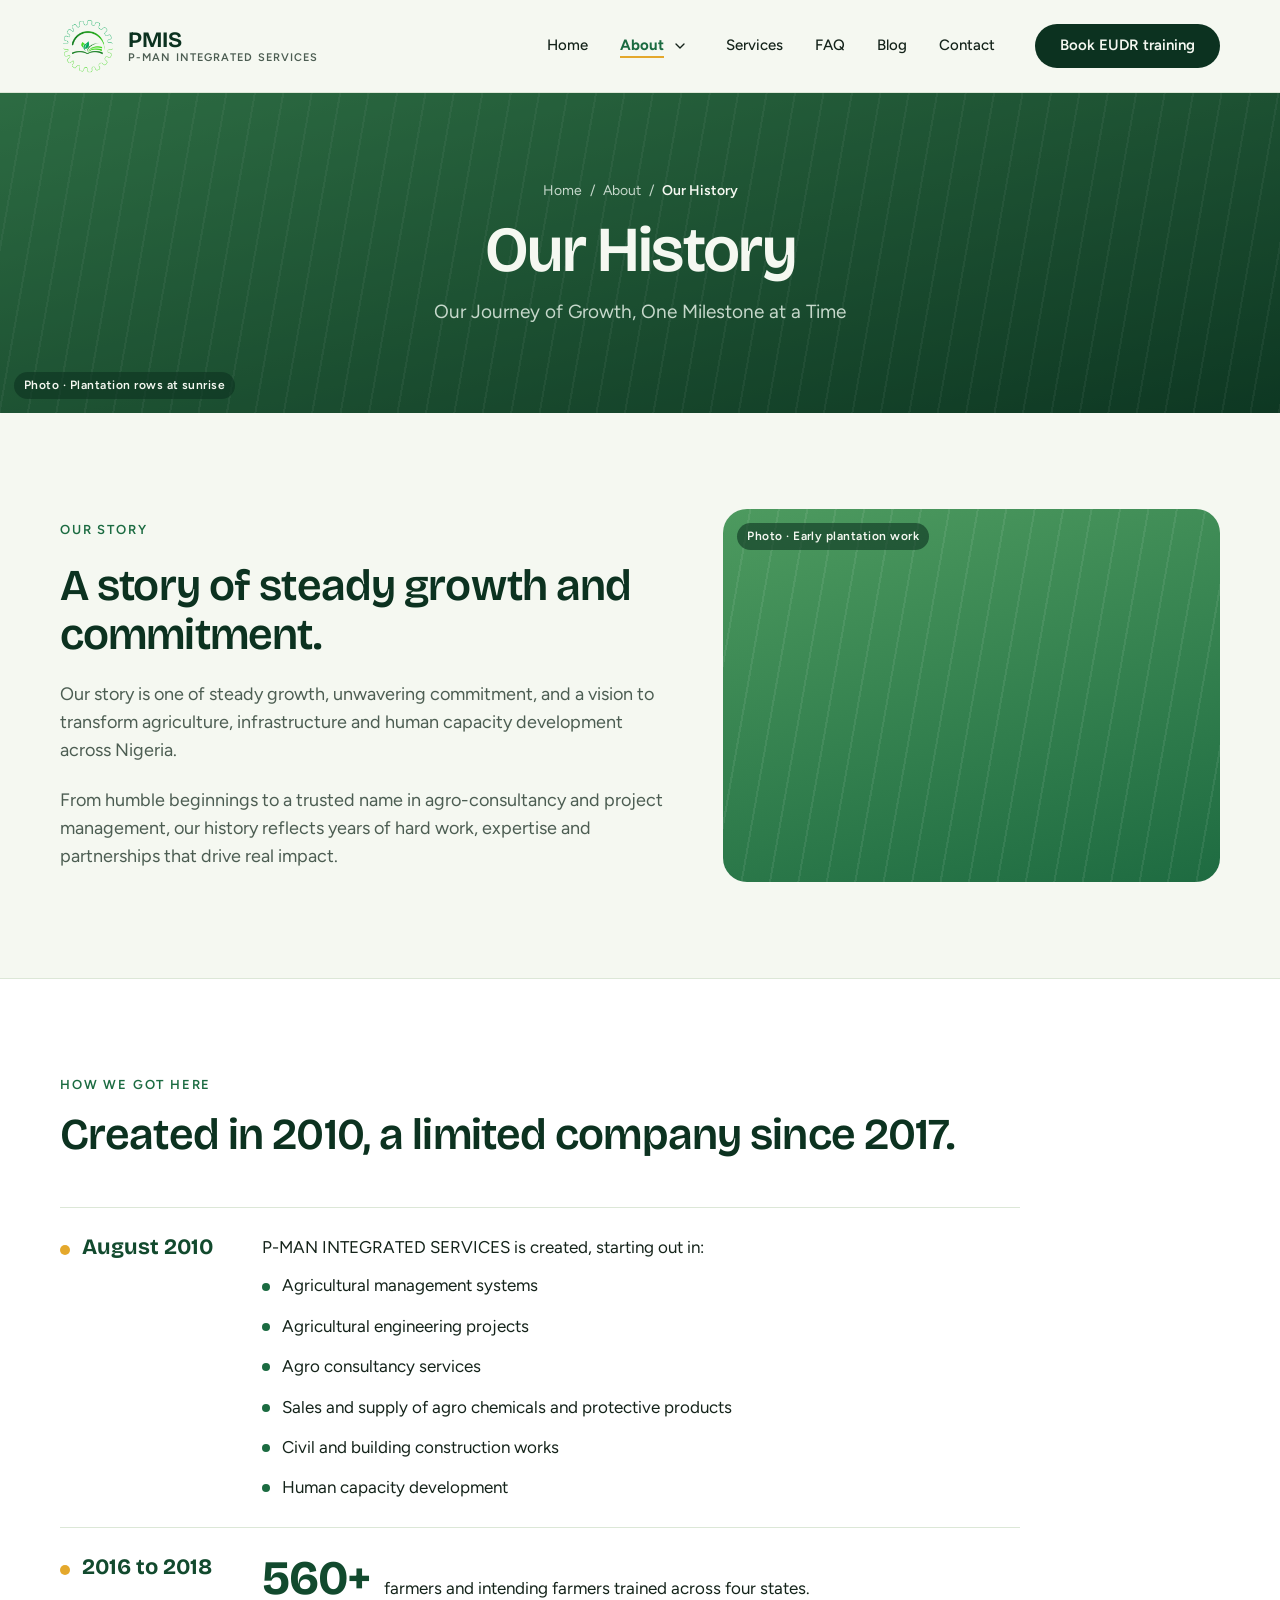
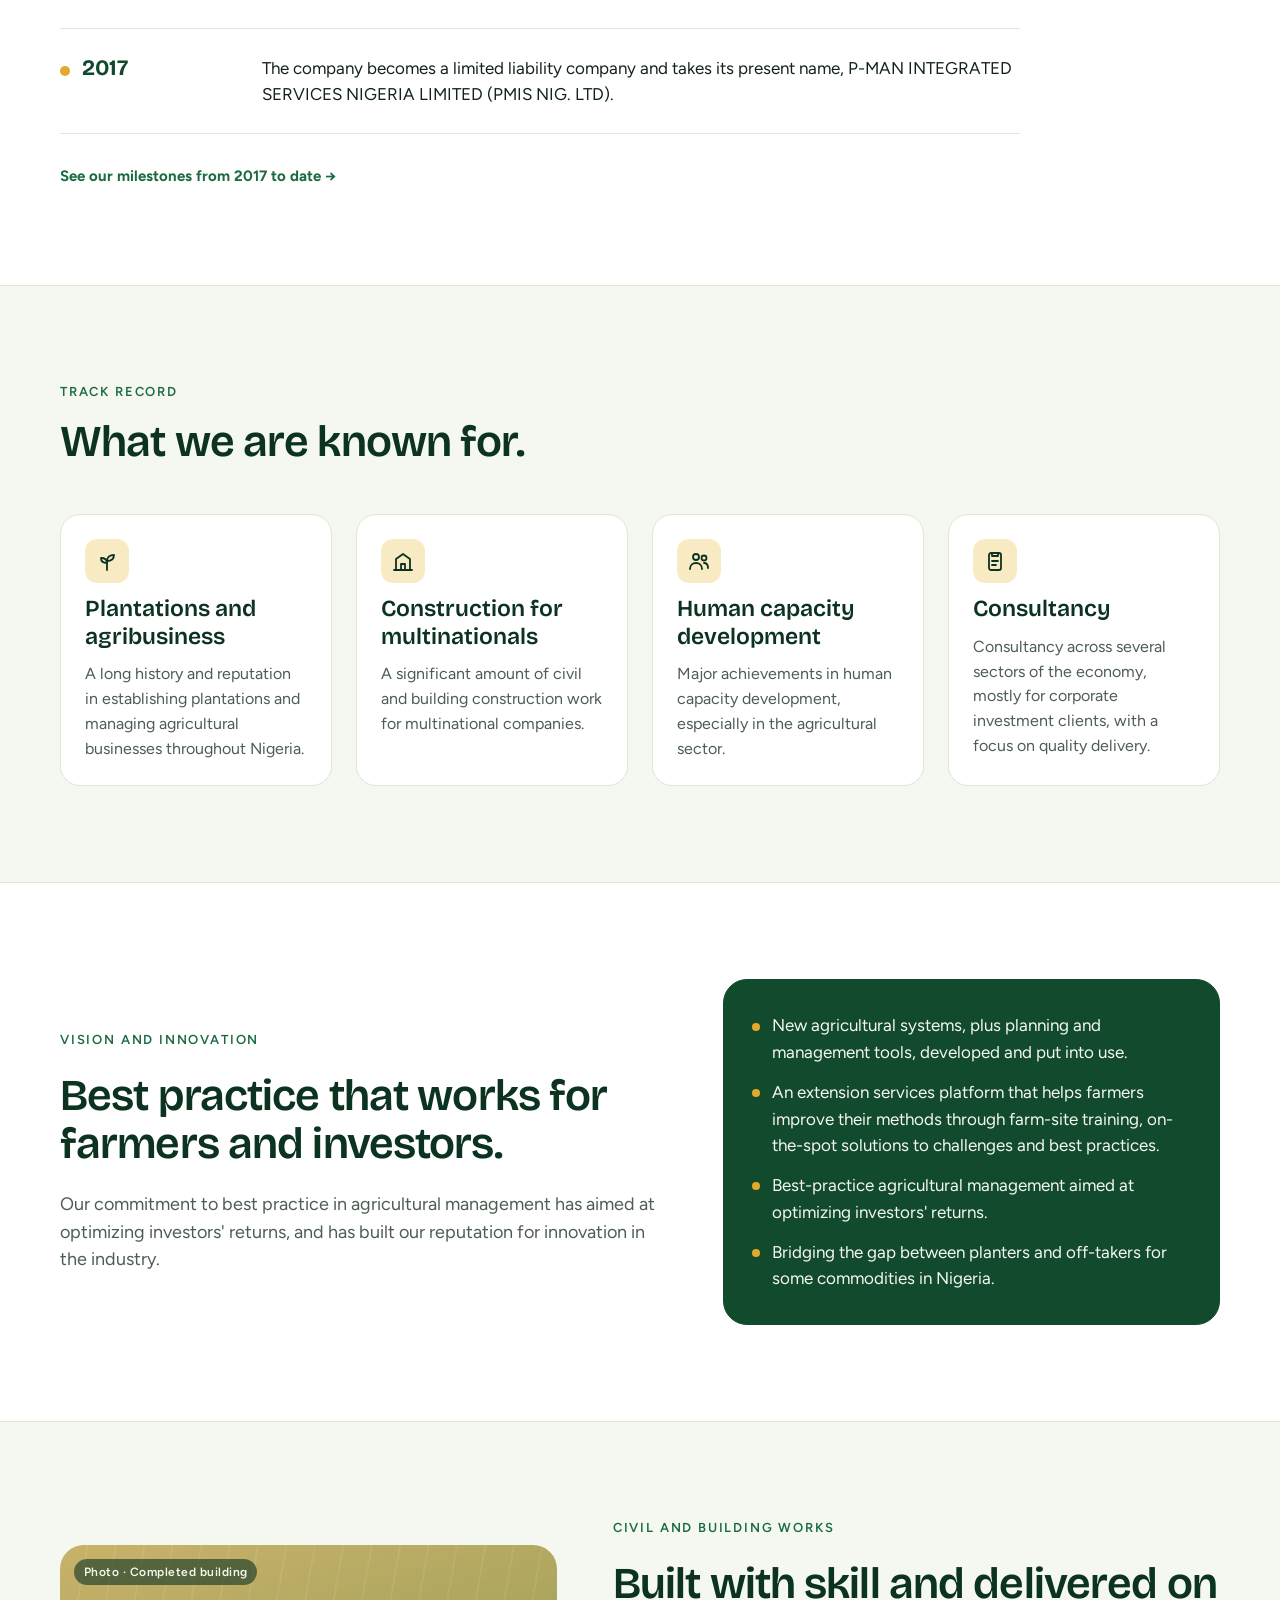
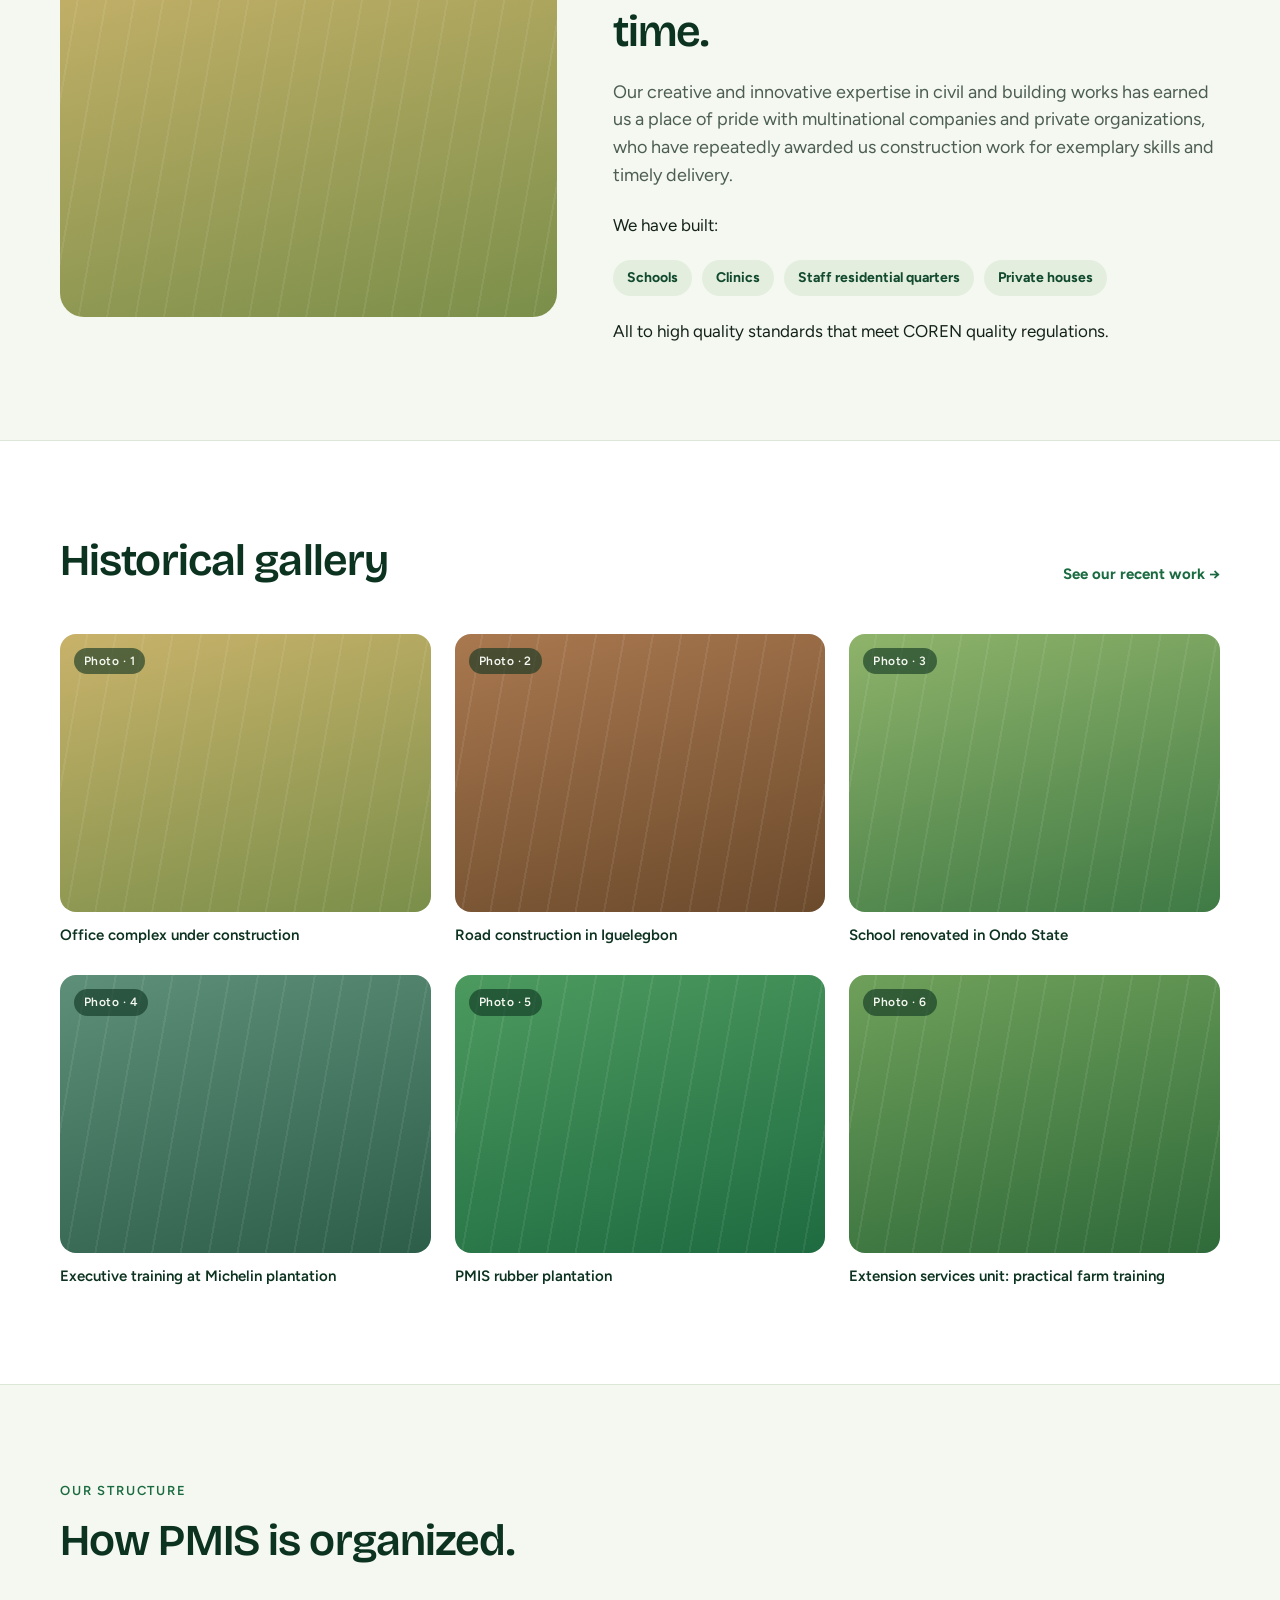
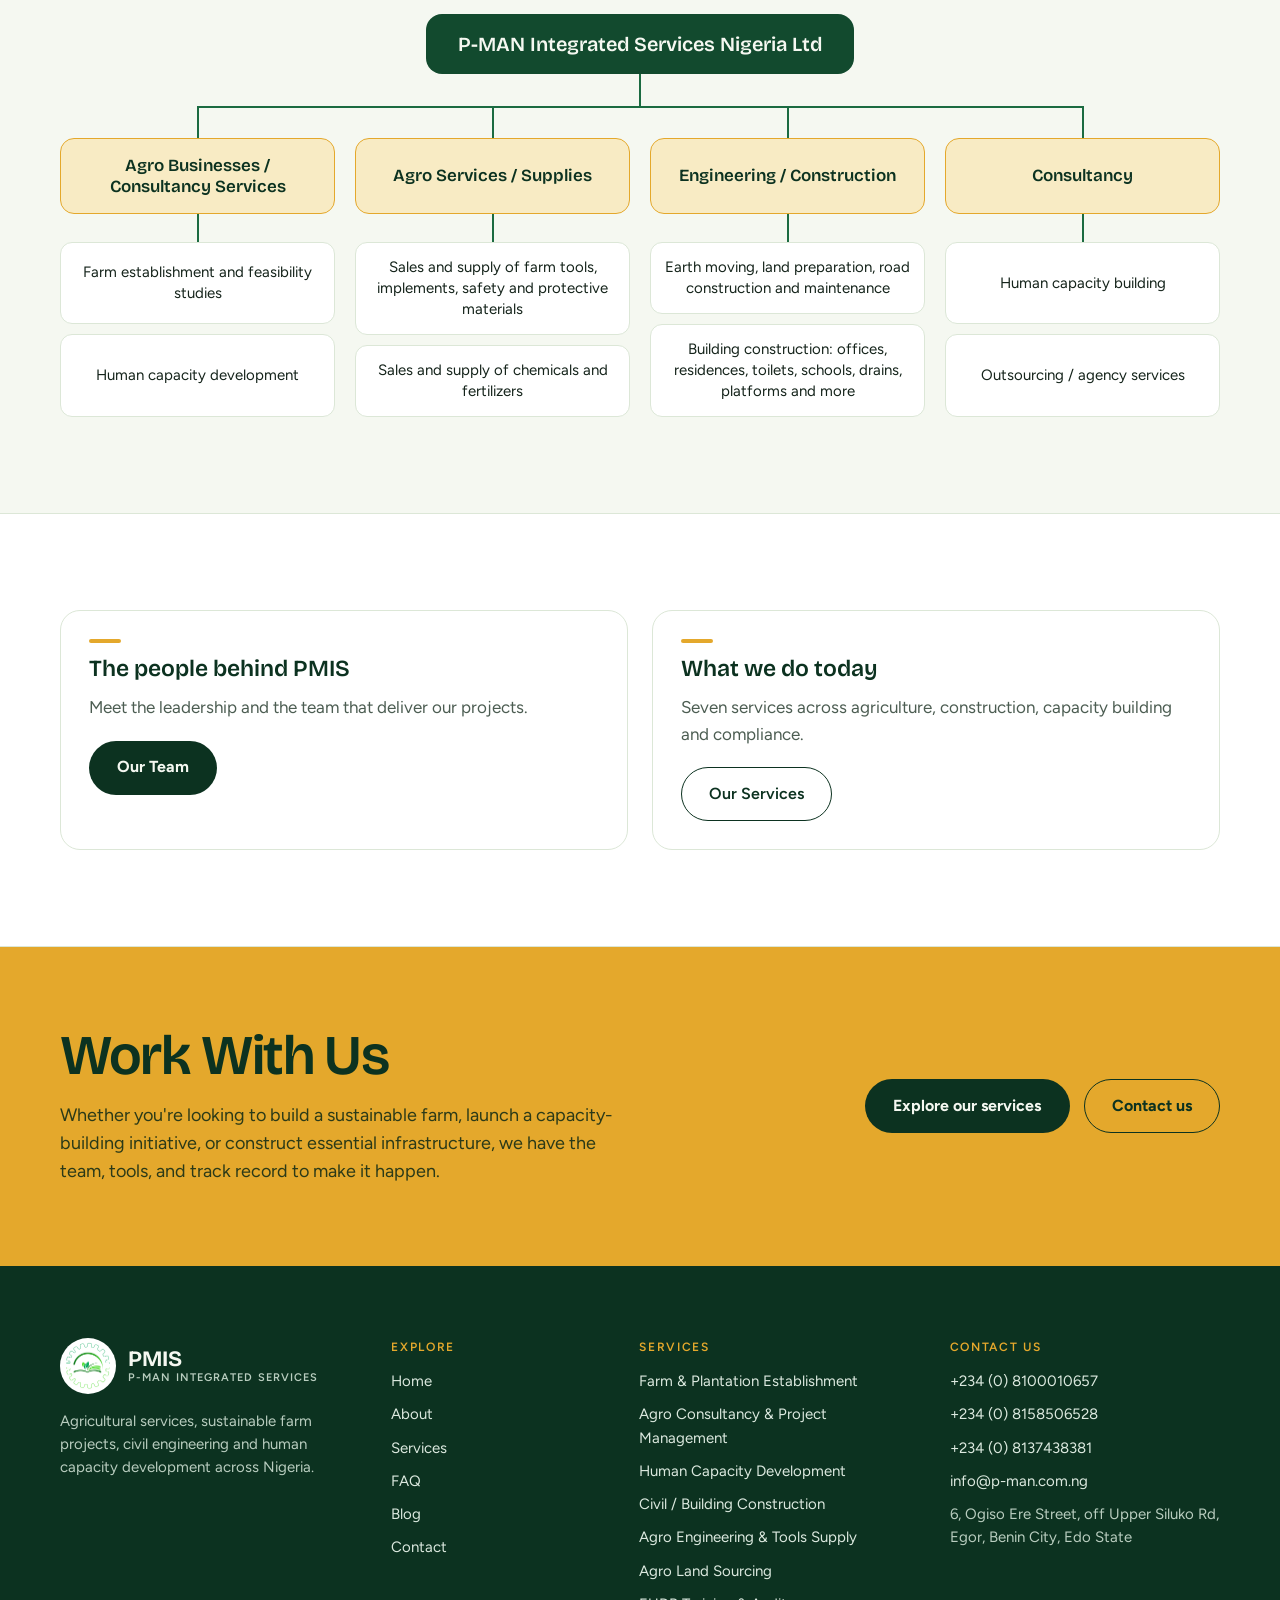
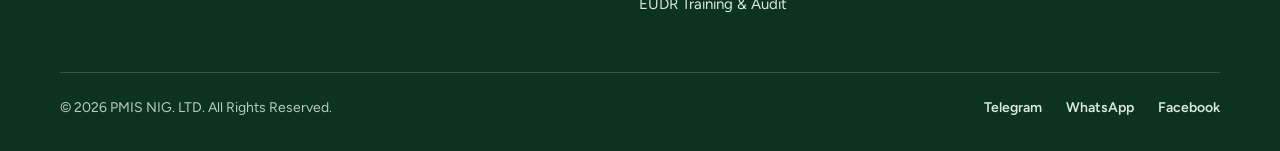
<file: history.html>
<!doctype html>
<html lang="en">
<head>
<meta charset="utf-8">
<meta name="viewport" content="width=device-width, initial-scale=1">
<title>Our History | P-MAN Integrated Services Nigeria Limited</title>
<meta name="description" content="The story of PMIS NIG. LTD: created in August 2010 as P-MAN Integrated Services and incorporated as a limited liability company in 2017.">
<meta name="theme-color" content="#0C3220">
<!-- STAGING ONLY: delete the next line when the site goes live, or Google will not index it -->
<meta name="robots" content="noindex, nofollow">
<link rel="icon" type="image/png" href="images/logo.png">
<link rel="preconnect" href="https://fonts.googleapis.com">
<link rel="preconnect" href="https://fonts.gstatic.com" crossorigin>
<link href="https://fonts.googleapis.com/css2?family=Bricolage+Grotesque:opsz,wght@12..96,500;12..96,600;12..96,700&family=Figtree:wght@400;500;600;700&display=swap" rel="stylesheet">
<link rel="stylesheet" href="css/styles.css">
<script src="js/main.js" defer></script>
</head>
<body id="top">

<!-- Icon sprite: each symbol id is used below via an svg "use" element with class "icon" -->
<svg width="0" height="0" style="position:absolute" aria-hidden="true" focusable="false">
  <symbol id="i-menu" viewBox="0 0 24 24"><path d="M4 7h16M4 12h16M4 17h16"/></symbol>
  <symbol id="i-close" viewBox="0 0 24 24"><path d="M6 6l12 12M18 6L6 18"/></symbol>
  <symbol id="i-chevron" viewBox="0 0 24 24"><path d="M6 9l6 6 6-6"/></symbol>
  <symbol id="i-plus" viewBox="0 0 24 24"><path d="M12 5v14M5 12h14"/></symbol>
  <symbol id="i-sprout" viewBox="0 0 24 24"><path d="M12 21v-9"/><path d="M12 12c0-4 3-6 7-6 0 4-3 6-7 6z"/><path d="M12 14c0-3-2-5-6-5 0 3 2 5 6 5z"/></symbol>
  <symbol id="i-clipboard" viewBox="0 0 24 24"><rect x="6" y="4" width="12" height="17" rx="2"/><path d="M9 4h6v3H9z"/><path d="M9 12h6M9 16h4"/></symbol>
  <symbol id="i-people" viewBox="0 0 24 24"><circle cx="9" cy="8" r="3"/><path d="M3 20c0-3.5 2.5-6 6-6s6 2.5 6 6"/><circle cx="17" cy="9" r="2.5"/><path d="M17 14c2.5 0 4 2 4 5"/></symbol>
  <symbol id="i-building" viewBox="0 0 24 24"><path d="M3 21h18"/><path d="M5 21V10l7-5 7 5v11"/><path d="M10 21v-6h4v6"/></symbol>
  <symbol id="i-gear" viewBox="0 0 24 24"><circle cx="12" cy="12" r="3"/><path d="M12 3v3M12 18v3M3 12h3M18 12h3M5.6 5.6l2.1 2.1M16.3 16.3l2.1 2.1M18.4 5.6l-2.1 2.1M7.7 16.3l-2.1 2.1"/></symbol>
  <symbol id="i-pin" viewBox="0 0 24 24"><path d="M12 21s-6-5.5-6-11a6 6 0 0 1 12 0c0 5.5-6 11-6 11z"/><circle cx="12" cy="10" r="2.2"/></symbol>
  <symbol id="i-phone" viewBox="0 0 24 24"><path d="M5 4h4l2 5-2.5 1.5a11 11 0 0 0 5 5L15 13l5 2v4a2 2 0 0 1-2 2A15 15 0 0 1 3 6a2 2 0 0 1 2-2z"/></symbol>
  <symbol id="i-mail" viewBox="0 0 24 24"><rect x="3" y="5" width="18" height="14" rx="2"/><path d="M3 7l9 6 9-6"/></symbol>
  <symbol id="i-shield" viewBox="0 0 24 24"><path d="M12 3l7 3v5c0 5-3.5 8-7 10-3.5-2-7-5-7-10V6l7-3z"/><path d="M9 12l2 2 4-4"/></symbol>
  <symbol id="i-eye" viewBox="0 0 24 24"><path d="M2 12s4-7 10-7 10 7 10 7-4 7-10 7S2 12 2 12z"/><circle cx="12" cy="12" r="3"/></symbol>
  <symbol id="i-target" viewBox="0 0 24 24"><circle cx="12" cy="12" r="9"/><circle cx="12" cy="12" r="5"/><circle cx="12" cy="12" r="1.2"/></symbol>
  <symbol id="i-star" viewBox="0 0 24 24"><path d="M12 3l2.7 5.6 6.1.9-4.4 4.3 1 6.1L12 17l-5.4 2.9 1-6.1L3.2 9.5l6.1-.9z"/></symbol>
</svg>

<a class="skip" href="#main">Skip to content</a>

<!-- ============ HEADER ============ -->
<header class="site-header">
  <div class="container site-header__inner">
    <a class="logo" href="index.html" aria-label="PMIS home">
      <img class="logo__mark" src="images/logo.png" alt="" width="56" height="56">
      <span class="logo__text"><strong>PMIS</strong><small>P-MAN Integrated Services</small></span>
    </a>

    <button class="nav-toggle" type="button" aria-expanded="false" aria-controls="site-nav" aria-label="Open menu">
      <svg class="icon icon--open" aria-hidden="true"><use href="#i-menu"/></svg>
      <svg class="icon icon--close" aria-hidden="true"><use href="#i-close"/></svg>
    </button>

    <nav id="site-nav" class="nav" aria-label="Main">
      <ul class="nav__list">
        <li><a href="index.html">Home</a></li>
        <li class="has-sub">
          <a class="nav__parent" href="about.html" aria-current="page">About</a>
          <button class="sub-toggle" type="button" aria-expanded="false" aria-controls="sub-about" aria-label="About submenu"><svg class="icon" aria-hidden="true"><use href="#i-chevron"/></svg></button>
          <ul id="sub-about" class="subnav">
            <li><a href="about.html">About Us</a></li>
            <li><a href="history.html" aria-current="page">Our History</a></li>
            <li><a href="team.html">Our Team</a></li>
            <li><a href="gallery.html">Our Work</a></li>
          </ul>
        </li>
        <li><a href="services.html">Services</a></li>
        <li><a href="faq.html">FAQ</a></li>
        <li><a href="blog.html">Blog</a></li><!-- TODO: point to the WordPress blog URL when it is live -->
        <li><a href="contact.html">Contact</a></li>
      </ul>
      <a class="btn btn--dark nav__cta" href="eudr.html">Book EUDR training</a>
    </nav>
  </div>
</header>

<main id="main">

<!-- ============ PAGE HERO ============ -->
<!-- PHOTO: replace .ph classes with an <img> (see README) -->
<section class="page-hero media ph ph--hero">
  <span class="ph__tag">Photo · Plantation rows at sunrise</span>
  <div class="container page-hero__inner">
    <nav class="breadcrumb" aria-label="Breadcrumb">
      <a href="index.html">Home</a><span aria-hidden="true">/</span><a href="about.html">About</a><span aria-hidden="true">/</span><span aria-current="page">Our History</span>
    </nav>
    <h1 class="h1">Our History</h1>
    <p class="page-hero__lead">Our Journey of Growth, One Milestone at a Time</p>
  </div>
</section>

<!-- ============ OUR STORY ============ -->
<section class="section">
  <div class="container split">
    <div class="stack stack--lg">
      <span class="eyebrow">Our story</span>
      <h2 class="h2">A story of steady growth and commitment.</h2>
      <p class="lead">Our story is one of steady growth, unwavering commitment, and a vision to transform agriculture, infrastructure and human capacity development across Nigeria.</p>
      <p class="lead">From humble beginnings to a trusted name in agro-consultancy and project management, our history reflects years of hard work, expertise and partnerships that drive real impact.</p>
    </div>
    <!-- PHOTO: early field or office photo -->
    <div class="media photo-wide ph ph--a" role="img" aria-label="Early PMIS plantation work"><span class="ph__tag">Photo · Early plantation work</span></div>
  </div>
</section>

<!-- ============ TIMELINE ============ -->
<!-- TODO: confirm with the client. About page says "2017: founded" and "2020: trained 560 farmers across four states".
     This page says created August 2010 and 560 farmers trained 2016 to 2018. Make the two pages agree. -->
<section class="section section--white section--ruled">
  <div class="container">
    <div class="section-head section-head--stack">
      <span class="eyebrow">How we got here</span>
      <h2 class="h2">Created in 2010, a limited company since 2017.</h2>
    </div>

    <ol class="timeline">
      <li class="timeline__item">
        <h3 class="timeline__year">August 2010</h3>
        <div class="timeline__body">
          <p>P-MAN INTEGRATED SERVICES is created, starting out in:</p>
          <ul class="dots">
            <li>Agricultural management systems</li>
            <li>Agricultural engineering projects</li>
            <li>Agro consultancy services</li>
            <li>Sales and supply of agro chemicals and protective products</li>
            <li>Civil and building construction works</li>
            <li>Human capacity development</li>
          </ul>
        </div>
      </li>
      <li class="timeline__item">
        <h3 class="timeline__year">2016 to 2018</h3>
        <div class="timeline__body">
          <p class="timeline__fact"><strong>560+</strong> <span>farmers and intending farmers trained across four states.</span></p>
        </div>
      </li>
      <li class="timeline__item">
        <h3 class="timeline__year">2017</h3>
        <div class="timeline__body">
          <p>The company becomes a limited liability company and takes its present name, P-MAN INTEGRATED SERVICES NIGERIA LIMITED (PMIS NIG. LTD).</p>
        </div>
      </li>
    </ol>
    <p class="timeline__after"><a class="link" href="about.html">See our milestones from 2017 to date →</a></p>
  </div>
</section>

<!-- ============ TRACK RECORD ============ -->
<section class="section">
  <div class="container">
    <div class="section-head section-head--stack">
      <span class="eyebrow">Track record</span>
      <h2 class="h2">What we are known for.</h2>
    </div>
    <div class="grid-4">
      <article class="card mini">
        <span class="icon-box"><svg class="icon" aria-hidden="true"><use href="#i-sprout"/></svg></span>
        <h3 class="h3">Plantations and agribusiness</h3>
        <p>A long history and reputation in establishing plantations and managing agricultural businesses throughout Nigeria.</p>
      </article>
      <article class="card mini">
        <span class="icon-box"><svg class="icon" aria-hidden="true"><use href="#i-building"/></svg></span>
        <h3 class="h3">Construction for multinationals</h3>
        <p>A significant amount of civil and building construction work for multinational companies.</p>
      </article>
      <article class="card mini">
        <span class="icon-box"><svg class="icon" aria-hidden="true"><use href="#i-people"/></svg></span>
        <h3 class="h3">Human capacity development</h3>
        <p>Major achievements in human capacity development, especially in the agricultural sector.</p>
      </article>
      <article class="card mini">
        <span class="icon-box"><svg class="icon" aria-hidden="true"><use href="#i-clipboard"/></svg></span>
        <h3 class="h3">Consultancy</h3>
        <p>Consultancy across several sectors of the economy, mostly for corporate investment clients, with a focus on quality delivery.</p>
      </article>
    </div>
  </div>
</section>

<!-- ============ VISION AND INNOVATION ============ -->
<section class="section section--white section--ruled">
  <div class="container split">
    <div class="stack stack--lg">
      <span class="eyebrow">Vision and innovation</span>
      <h2 class="h2">Best practice that works for farmers and investors.</h2>
      <p class="lead">Our commitment to best practice in agricultural management has aimed at optimizing investors' returns, and has built our reputation for innovation in the industry.</p>
    </div>
    <article class="vmv__card vmv__card--dark">
      <ul class="dots">
        <li>New agricultural systems, plus planning and management tools, developed and put into use.</li>
        <li>An extension services platform that helps farmers improve their methods through farm-site training, on-the-spot solutions to challenges and best practices.</li>
        <li>Best-practice agricultural management aimed at optimizing investors' returns.</li>
        <li>Bridging the gap between planters and off-takers for some commodities in Nigeria.</li>
      </ul>
    </article>
  </div>
</section>

<!-- ============ CIVIL AND BUILDING WORKS ============ -->
<section class="section">
  <div class="container split split--reverse">
    <!-- PHOTO: a completed school, clinic or house -->
    <div class="media photo-wide ph ph--c" role="img" aria-label="A completed PMIS building project"><span class="ph__tag">Photo · Completed building</span></div>
    <div class="stack stack--lg">
      <span class="eyebrow">Civil and building works</span>
      <h2 class="h2">Built with skill and delivered on time.</h2>
      <p class="lead">Our creative and innovative expertise in civil and building works has earned us a place of pride with multinational companies and private organizations, who have repeatedly awarded us construction work for exemplary skills and timely delivery.</p>
      <p>We have built:</p>
      <ul class="chips">
        <li class="chip">Schools</li>
        <li class="chip">Clinics</li>
        <li class="chip">Staff residential quarters</li>
        <li class="chip">Private houses</li>
      </ul>
      <p>All to high quality standards that meet COREN quality regulations.</p>
    </div>
  </div>
</section>

<!-- ============ GALLERY ============ -->
<section class="section section--white section--ruled">
  <div class="container">
    <div class="section-head section-head--row">
      <h2 class="h2">Historical gallery</h2>
      <a class="link" href="gallery.html">See our recent work →</a>
    </div>
    <ul class="gallery">
      <li>
        <figure>
          <div class="media gallery__img ph ph--c" role="img" aria-label="Office complex under construction"><span class="ph__tag">Photo · 1</span></div>
          <figcaption>Office complex under construction</figcaption>
        </figure>
      </li>
      <li>
        <figure>
          <div class="media gallery__img ph ph--e" role="img" aria-label="Road construction in Iguelegbon"><span class="ph__tag">Photo · 2</span></div>
          <figcaption>Road construction in Iguelegbon</figcaption>
        </figure>
      </li>
      <li>
        <figure>
          <div class="media gallery__img ph ph--b" role="img" aria-label="School renovated in Ondo State"><span class="ph__tag">Photo · 3</span></div>
          <figcaption>School renovated in Ondo State</figcaption>
        </figure>
      </li>
      <li>
        <figure>
          <div class="media gallery__img ph ph--d" role="img" aria-label="Executive training at Michelin plantation"><span class="ph__tag">Photo · 4</span></div>
          <figcaption>Executive training at Michelin plantation</figcaption>
        </figure>
      </li>
      <li>
        <figure>
          <div class="media gallery__img ph ph--a" role="img" aria-label="PMIS rubber plantation"><span class="ph__tag">Photo · 5</span></div>
          <figcaption>PMIS rubber plantation</figcaption>
        </figure>
      </li>
      <li>
        <figure>
          <div class="media gallery__img ph ph--f" role="img" aria-label="Extension services unit running practical farm training"><span class="ph__tag">Photo · 6</span></div>
          <figcaption>Extension services unit: practical farm training</figcaption>
        </figure>
      </li>
    </ul>
  </div>
</section>

<!-- ============ ORGANOGRAM ============ -->
<!-- Rebuilt as live HTML from the old page's ORGANO.png (the image was small and unreadable on phones).
     TODO: confirm every box against the original chart, especially "Outsourcing / agency services". -->
<section class="section">
  <div class="container">
    <div class="section-head section-head--stack">
      <span class="eyebrow">Our structure</span>
      <h2 class="h2">How PMIS is organized.</h2>
    </div>

    <div class="org" role="group" aria-label="Service line organogram">
      <div class="org__root">P-MAN Integrated Services Nigeria Ltd</div>
      <ul class="org__branches">
        <li class="org__branch">
          <h3 class="org__title">Agro Businesses / Consultancy Services</h3>
          <ul class="org__leaves">
            <li>Farm establishment and feasibility studies</li>
            <li>Human capacity development</li>
          </ul>
        </li>
        <li class="org__branch">
          <h3 class="org__title">Agro Services / Supplies</h3>
          <ul class="org__leaves">
            <li>Sales and supply of farm tools, implements, safety and protective materials</li>
            <li>Sales and supply of chemicals and fertilizers</li>
          </ul>
        </li>
        <li class="org__branch">
          <h3 class="org__title">Engineering / Construction</h3>
          <ul class="org__leaves">
            <li>Earth moving, land preparation, road construction and maintenance</li>
            <li>Building construction: offices, residences, toilets, schools, drains, platforms and more</li>
          </ul>
        </li>
        <li class="org__branch">
          <h3 class="org__title">Consultancy</h3>
          <ul class="org__leaves">
            <li>Human capacity building</li>
            <li>Outsourcing / agency services</li>
          </ul>
        </li>
      </ul>
    </div>
  </div>
</section>

<!-- ============ NEXT STEPS ============ -->
<section class="section section--white section--ruled">
  <div class="container split-2">
    <div class="panel">
      <span class="panel__bar"></span>
      <h2 class="h3">The people behind PMIS</h2>
      <p>Meet the leadership and the team that deliver our projects.</p>
      <a class="btn btn--dark" href="team.html">Our Team</a>
    </div>
    <div class="panel">
      <span class="panel__bar"></span>
      <h2 class="h3">What we do today</h2>
      <p>Seven services across agriculture, construction, capacity building and compliance.</p>
      <a class="btn btn--outline" href="services.html">Our Services</a>
    </div>
  </div>
</section>

<!-- ============ CTA ============ -->
<section class="cta">
  <div class="container cta__inner">
    <div class="stack cta__copy">
      <h2 class="cta__title">Work With Us</h2>
      <p>Whether you're looking to build a sustainable farm, launch a capacity-building initiative, or construct essential infrastructure, we have the team, tools, and track record to make it happen.</p>
    </div>
    <div class="cta__actions">
      <a class="btn btn--dark" href="services.html">Explore our services</a>
      <a class="btn btn--outline-dark" href="contact.html">Contact us</a>
    </div>
  </div>
</section>

</main>

<!-- ============ FOOTER ============ -->
<footer class="site-footer">
  <div class="container">
    <div class="footer__grid">
      <div class="stack">
        <a class="logo logo--light" href="index.html" aria-label="PMIS home">
          <img class="logo__mark" src="images/logo.png" alt="" width="56" height="56">
          <span class="logo__text"><strong>PMIS</strong><small>P-MAN Integrated Services</small></span>
        </a>
        <p class="footer__about">Agricultural services, sustainable farm projects, civil engineering and human capacity development across Nigeria.</p>
      </div>

      <nav aria-label="Footer">
        <h2 class="footer__title">Explore</h2>
        <ul class="footer__list">
          <li><a href="index.html">Home</a></li>
          <li><a href="about.html">About</a></li>
          <li><a href="services.html">Services</a></li>
          <li><a href="faq.html">FAQ</a></li>
          <li><a href="blog.html">Blog</a></li>
          <li><a href="contact.html">Contact</a></li>
        </ul>
      </nav>

      <div>
        <h2 class="footer__title">Services</h2>
        <ul class="footer__list">
          <li><a href="services.html">Farm &amp; Plantation Establishment</a></li>
          <li><a href="services.html">Agro Consultancy &amp; Project Management</a></li>
          <li><a href="services.html">Human Capacity Development</a></li>
          <li><a href="services.html">Civil / Building Construction</a></li>
          <li><a href="services.html">Agro Engineering &amp; Tools Supply</a></li>
          <li><a href="services.html">Agro Land Sourcing</a></li>
          <li><a href="eudr.html">EUDR Training &amp; Audit</a></li>
        </ul>
      </div>

      <div>
        <h2 class="footer__title">Contact us</h2>
        <ul class="footer__list">
          <li><a href="tel:+2348100010657">+234 (0) 8100010657</a></li>
          <li><a href="tel:+2348158506528">+234 (0) 8158506528</a></li>
          <li><a href="tel:+2348137438381">+234 (0) 8137438381</a></li>
          <li><a href="mailto:info@p-man.com.ng">info@p-man.com.ng</a></li>
          <li class="footer__address">6, Ogiso Ere Street, off Upper Siluko Rd, Egor, Benin City, Edo State</li>
        </ul>
      </div>
    </div>

    <div class="footer__bottom">
      <span>© <span id="year">2026</span> PMIS NIG. LTD. All Rights Reserved.</span>
      <!-- TODO: replace # with the real Telegram, WhatsApp and Facebook links -->
      <ul class="footer__social">
        <li><a href="#">Telegram</a></li>
        <li><a href="#">WhatsApp</a></li>
        <li><a href="#">Facebook</a></li>
      </ul>
    </div>
  </div>
</footer>

</body>
</html>
</file>
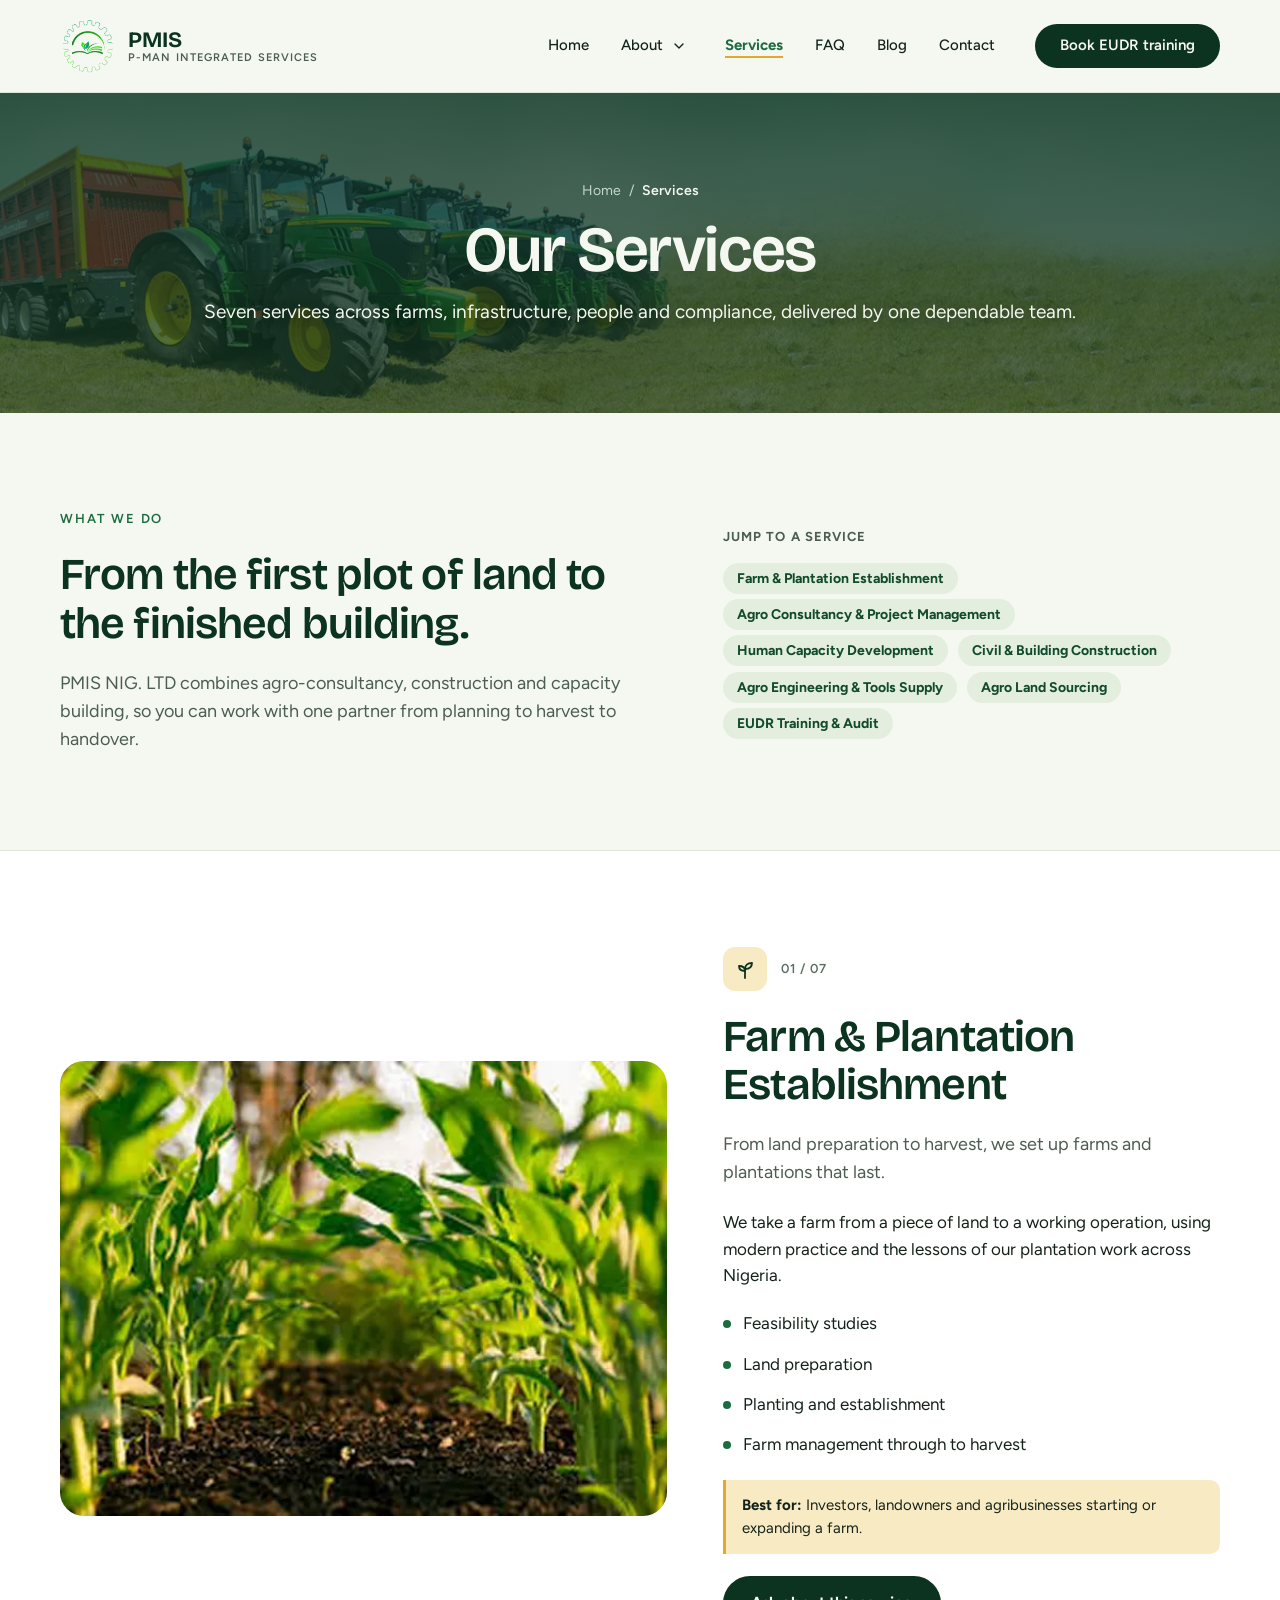
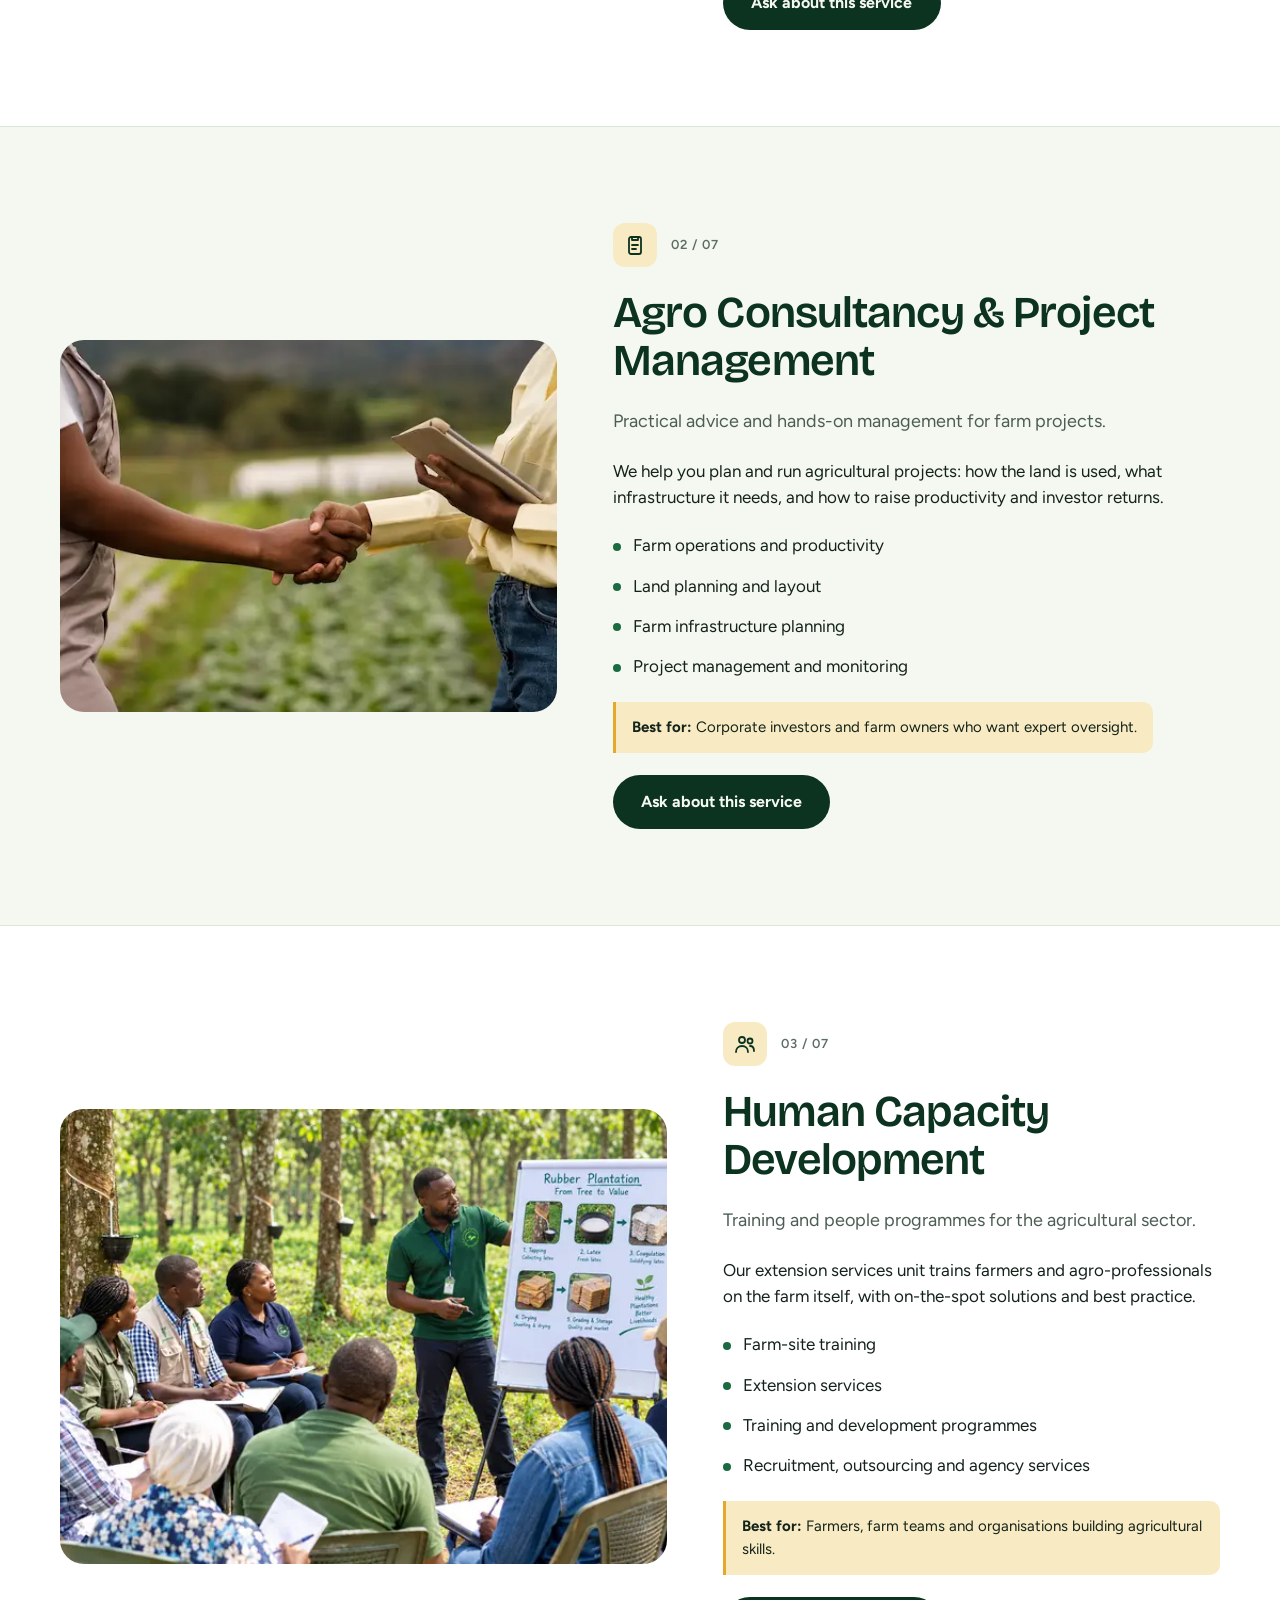
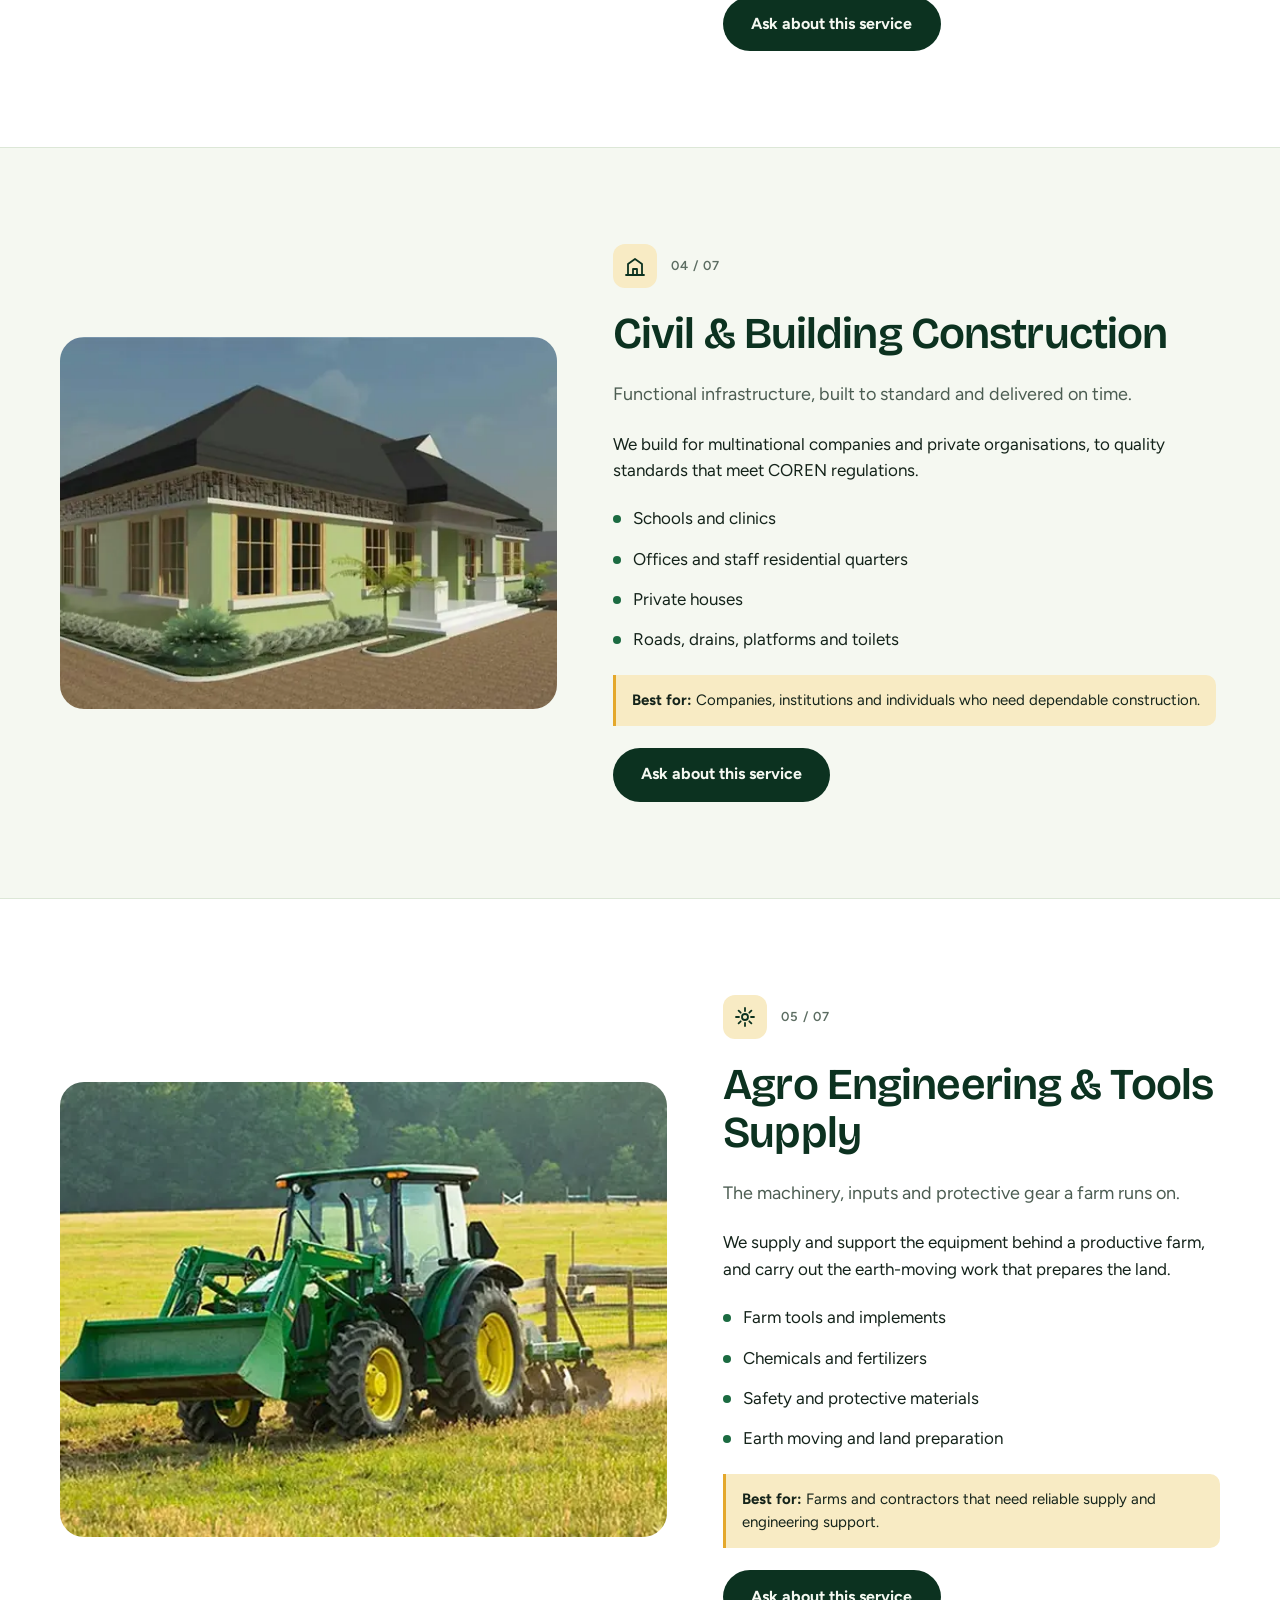
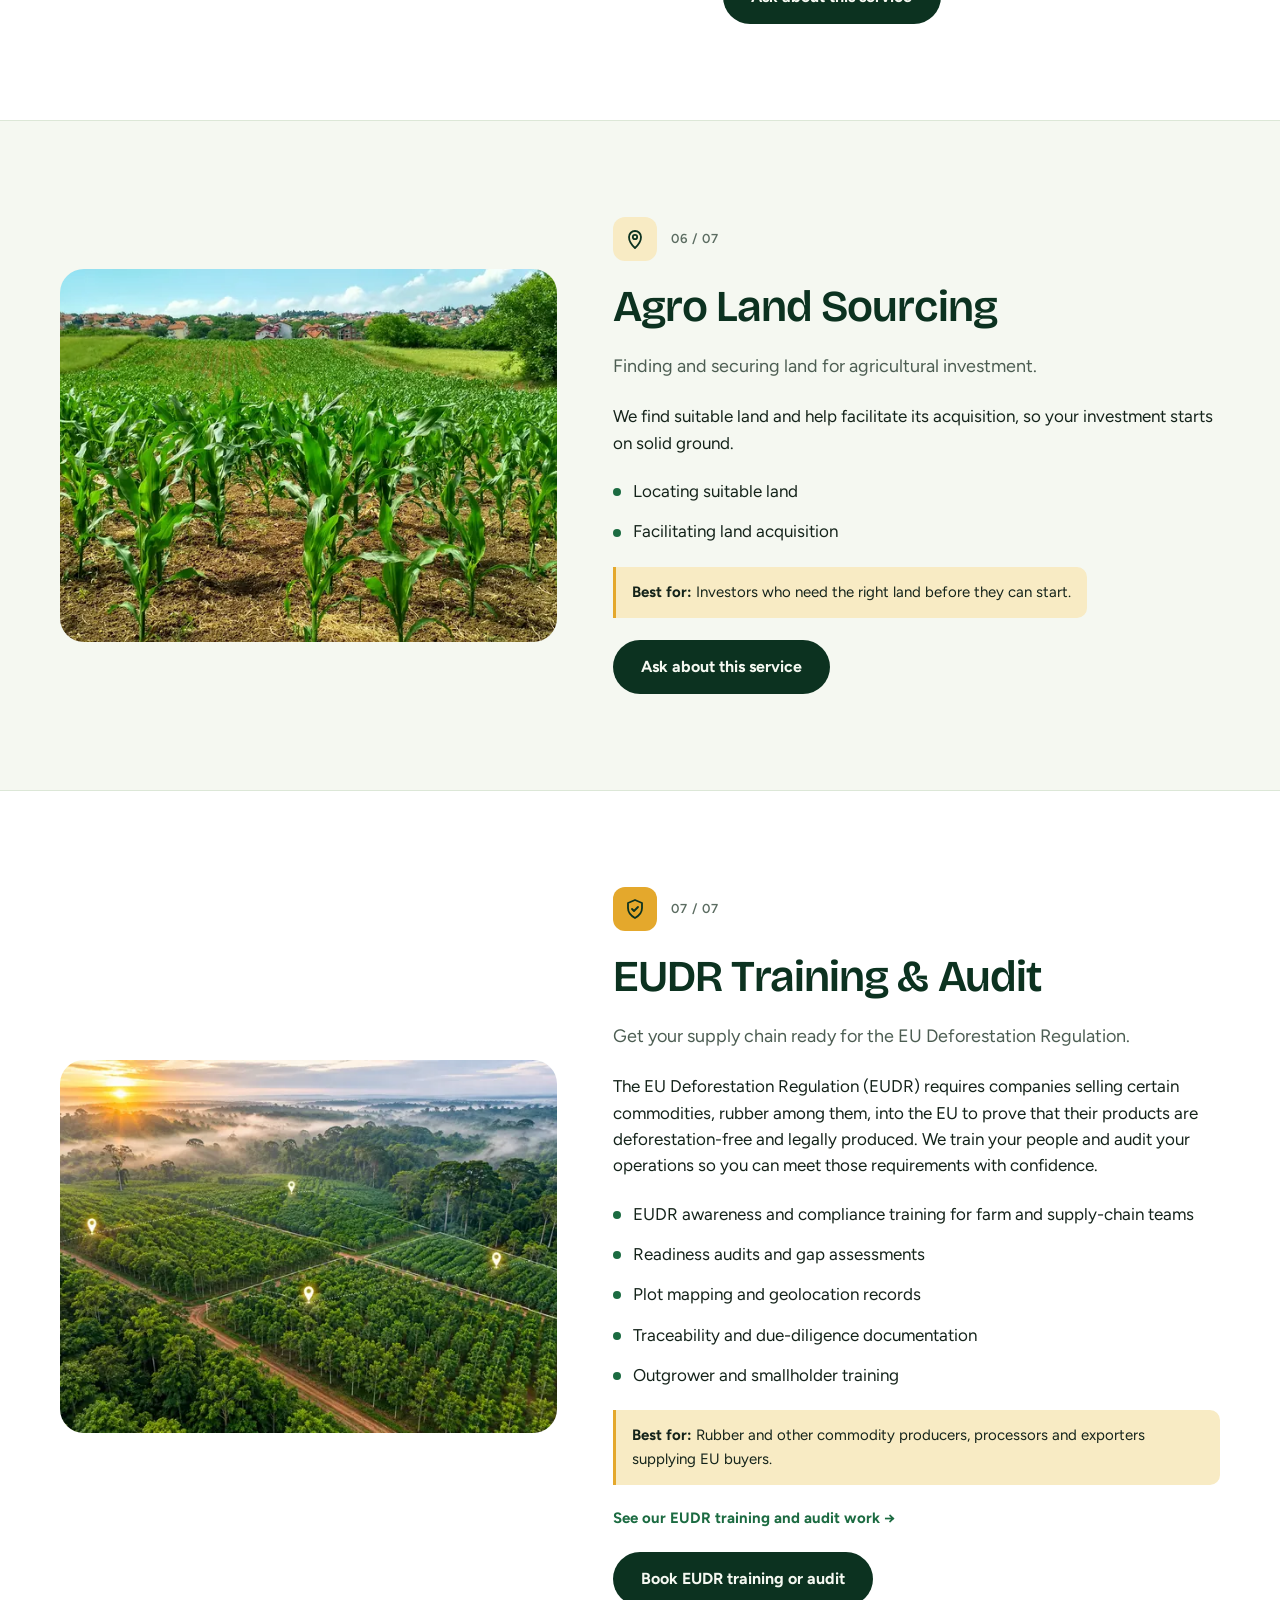
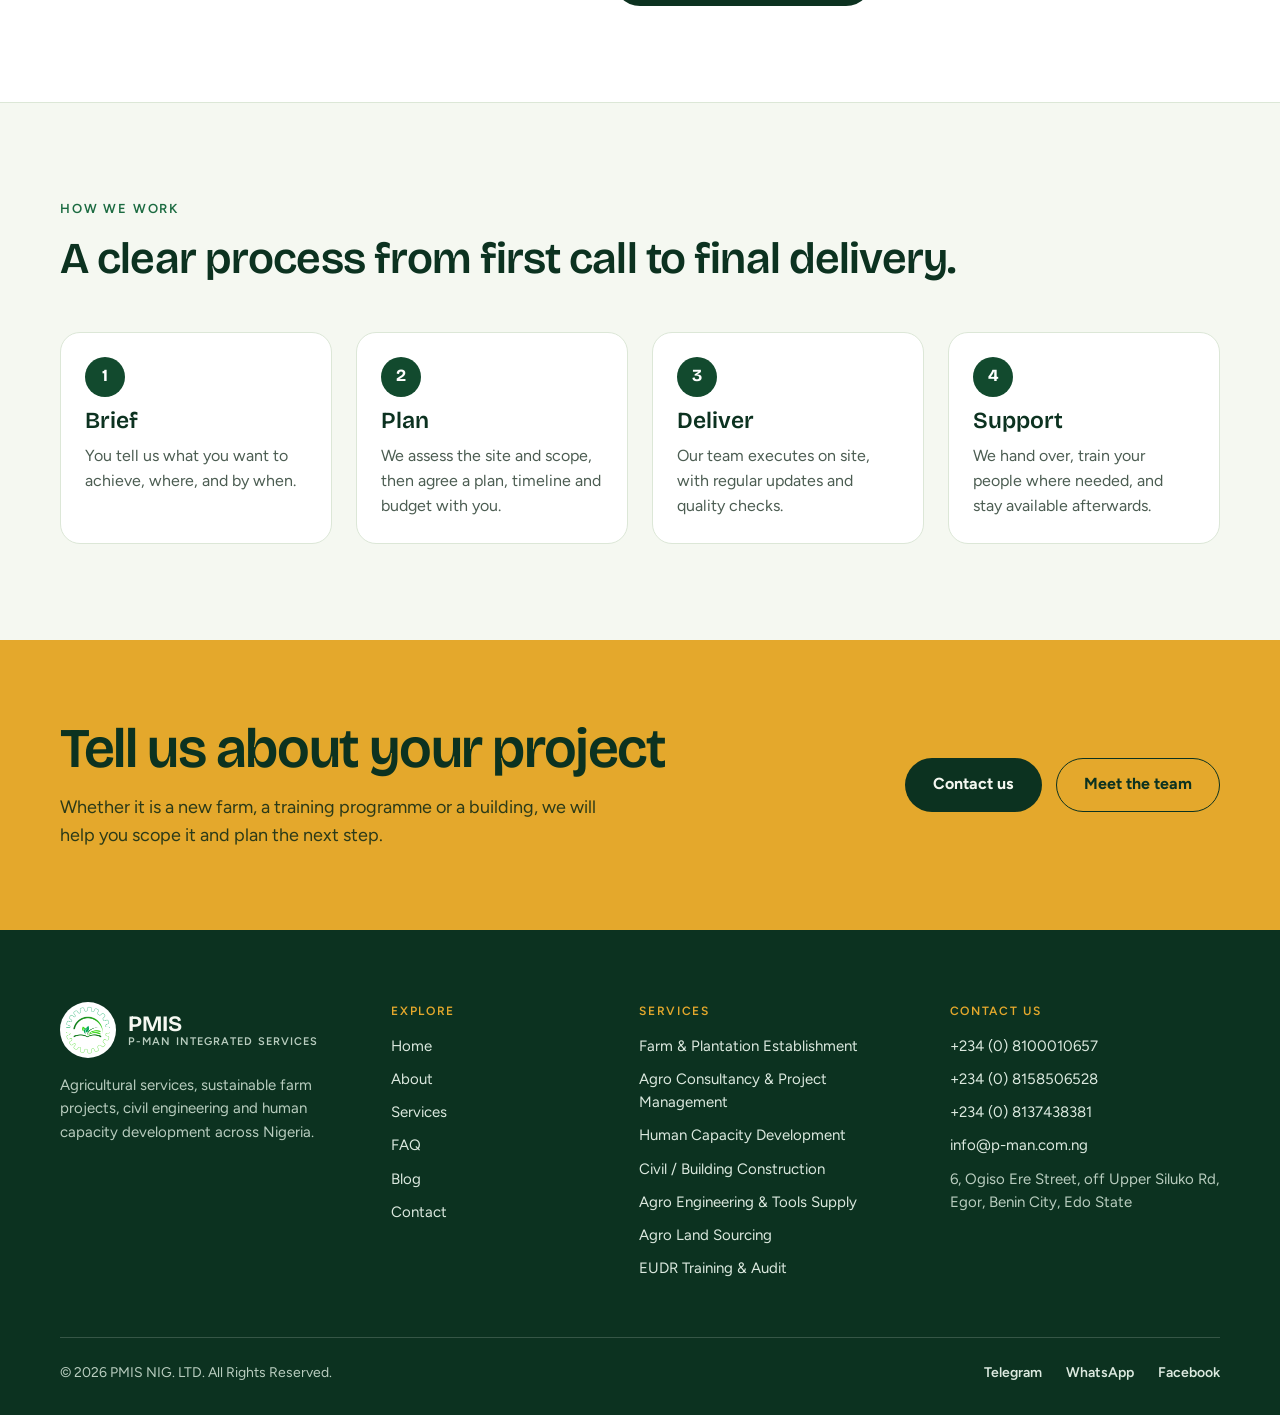
<file: services.html>
<!doctype html>
<html lang="en">
<head>
<meta charset="utf-8">
<meta name="viewport" content="width=device-width, initial-scale=1">
<title>Services | P-MAN Integrated Services Nigeria Limited</title>
<meta name="description" content="Farm and plantation establishment, agro consultancy, human capacity development, construction, agro engineering and tools supply, and land sourcing from PMIS NIG. LTD.">
<meta name="theme-color" content="#0C3220">
<!-- STAGING ONLY: delete the next line when the site goes live, or Google will not index it -->
<meta name="robots" content="noindex, nofollow">
<link rel="icon" type="image/png" href="images/logo.png">
<link rel="preconnect" href="https://fonts.googleapis.com">
<link rel="preconnect" href="https://fonts.gstatic.com" crossorigin>
<link href="https://fonts.googleapis.com/css2?family=Bricolage+Grotesque:opsz,wght@12..96,500;12..96,600;12..96,700&family=Figtree:wght@400;500;600;700&display=swap" rel="stylesheet">
<link rel="stylesheet" href="css/styles.css">
<script src="js/main.js" defer></script>
</head>
<body id="top">

<!-- Icon sprite: each symbol id is used below via an svg "use" element with class "icon" -->
<svg width="0" height="0" style="position:absolute" aria-hidden="true" focusable="false">
  <symbol id="i-menu" viewBox="0 0 24 24"><path d="M4 7h16M4 12h16M4 17h16"/></symbol>
  <symbol id="i-close" viewBox="0 0 24 24"><path d="M6 6l12 12M18 6L6 18"/></symbol>
  <symbol id="i-chevron" viewBox="0 0 24 24"><path d="M6 9l6 6 6-6"/></symbol>
  <symbol id="i-plus" viewBox="0 0 24 24"><path d="M12 5v14M5 12h14"/></symbol>
  <symbol id="i-sprout" viewBox="0 0 24 24"><path d="M12 21v-9"/><path d="M12 12c0-4 3-6 7-6 0 4-3 6-7 6z"/><path d="M12 14c0-3-2-5-6-5 0 3 2 5 6 5z"/></symbol>
  <symbol id="i-clipboard" viewBox="0 0 24 24"><rect x="6" y="4" width="12" height="17" rx="2"/><path d="M9 4h6v3H9z"/><path d="M9 12h6M9 16h4"/></symbol>
  <symbol id="i-people" viewBox="0 0 24 24"><circle cx="9" cy="8" r="3"/><path d="M3 20c0-3.5 2.5-6 6-6s6 2.5 6 6"/><circle cx="17" cy="9" r="2.5"/><path d="M17 14c2.5 0 4 2 4 5"/></symbol>
  <symbol id="i-building" viewBox="0 0 24 24"><path d="M3 21h18"/><path d="M5 21V10l7-5 7 5v11"/><path d="M10 21v-6h4v6"/></symbol>
  <symbol id="i-gear" viewBox="0 0 24 24"><circle cx="12" cy="12" r="3"/><path d="M12 3v3M12 18v3M3 12h3M18 12h3M5.6 5.6l2.1 2.1M16.3 16.3l2.1 2.1M18.4 5.6l-2.1 2.1M7.7 16.3l-2.1 2.1"/></symbol>
  <symbol id="i-pin" viewBox="0 0 24 24"><path d="M12 21s-6-5.5-6-11a6 6 0 0 1 12 0c0 5.5-6 11-6 11z"/><circle cx="12" cy="10" r="2.2"/></symbol>
  <symbol id="i-phone" viewBox="0 0 24 24"><path d="M5 4h4l2 5-2.5 1.5a11 11 0 0 0 5 5L15 13l5 2v4a2 2 0 0 1-2 2A15 15 0 0 1 3 6a2 2 0 0 1 2-2z"/></symbol>
  <symbol id="i-mail" viewBox="0 0 24 24"><rect x="3" y="5" width="18" height="14" rx="2"/><path d="M3 7l9 6 9-6"/></symbol>
  <symbol id="i-shield" viewBox="0 0 24 24"><path d="M12 3l7 3v5c0 5-3.5 8-7 10-3.5-2-7-5-7-10V6l7-3z"/><path d="M9 12l2 2 4-4"/></symbol>
  <symbol id="i-eye" viewBox="0 0 24 24"><path d="M2 12s4-7 10-7 10 7 10 7-4 7-10 7S2 12 2 12z"/><circle cx="12" cy="12" r="3"/></symbol>
  <symbol id="i-target" viewBox="0 0 24 24"><circle cx="12" cy="12" r="9"/><circle cx="12" cy="12" r="5"/><circle cx="12" cy="12" r="1.2"/></symbol>
  <symbol id="i-star" viewBox="0 0 24 24"><path d="M12 3l2.7 5.6 6.1.9-4.4 4.3 1 6.1L12 17l-5.4 2.9 1-6.1L3.2 9.5l6.1-.9z"/></symbol>
</svg>

<a class="skip" href="#main">Skip to content</a>

<!-- ============ HEADER ============ -->
<header class="site-header">
  <div class="container site-header__inner">
    <a class="logo" href="index.html" aria-label="PMIS home">
      <img class="logo__mark" src="images/logo.png" alt="" width="56" height="56">
      <span class="logo__text"><strong>PMIS</strong><small>P-MAN Integrated Services</small></span>
    </a>

    <button class="nav-toggle" type="button" aria-expanded="false" aria-controls="site-nav" aria-label="Open menu">
      <svg class="icon icon--open" aria-hidden="true"><use href="#i-menu"/></svg>
      <svg class="icon icon--close" aria-hidden="true"><use href="#i-close"/></svg>
    </button>

    <nav id="site-nav" class="nav" aria-label="Main">
      <ul class="nav__list">
        <li><a href="index.html">Home</a></li>
        <li class="has-sub">
          <a class="nav__parent" href="about.html">About</a>
          <button class="sub-toggle" type="button" aria-expanded="false" aria-controls="sub-about" aria-label="About submenu"><svg class="icon" aria-hidden="true"><use href="#i-chevron"/></svg></button>
          <ul id="sub-about" class="subnav">
            <li><a href="about.html">About Us</a></li>
            <li><a href="history.html">Our History</a></li>
            <li><a href="team.html">Our Team</a></li>
            <li><a href="gallery.html">Our Work</a></li>
          </ul>
        </li>
        <li><a href="services.html" aria-current="page">Services</a></li>
        <li><a href="faq.html">FAQ</a></li>
        <li><a href="blog.html">Blog</a></li><!-- TODO: point to the WordPress blog URL when it is live -->
        <li><a href="contact.html">Contact</a></li>
      </ul>
      <a class="btn btn--dark nav__cta" href="eudr.html">Book EUDR training</a>
    </nav>
  </div>
</header>

<main id="main">

<!-- ============ PAGE HERO ============ -->
<section class="page-hero page-hero--photo media">
  <picture>
    <source type="image/webp" srcset="images/hero-services-640.webp 640w, images/hero-services-960.webp 960w, images/hero-services-1300.webp 1300w" sizes="100vw">
    <img class="page-hero__img" src="images/hero-services-960.jpg" srcset="images/hero-services-640.jpg 640w, images/hero-services-960.jpg 960w, images/hero-services-1300.jpg 1300w" sizes="100vw" width="1300" height="500" alt="A row of green tractors parked on a grass field" fetchpriority="high" decoding="async">
  </picture>
  <div class="container page-hero__inner">
    <nav class="breadcrumb" aria-label="Breadcrumb">
      <a href="index.html">Home</a><span aria-hidden="true">/</span><span aria-current="page">Services</span>
    </nav>
    <h1 class="h1">Our Services</h1>
    <p class="page-hero__lead">Seven services across farms, infrastructure, people and compliance, delivered by one dependable team.</p>
  </div>
</section>

<!-- ============ OVERVIEW + JUMP LINKS ============ -->
<section class="section">
  <div class="container split">
    <div class="stack stack--lg">
      <span class="eyebrow">What we do</span>
      <h2 class="h2">From the first plot of land to the finished building.</h2>
      <p class="lead">PMIS NIG. LTD combines agro-consultancy, construction and capacity building, so you can work with one partner from planning to harvest to handover.</p>
    </div>
    <div class="stack">
      <p class="expertise__label">Jump to a service</p>
      <ul class="chips"><li><a class="chip chip--link" href="#farm">Farm &amp; Plantation Establishment</a></li><li><a class="chip chip--link" href="#consult">Agro Consultancy &amp; Project Management</a></li><li><a class="chip chip--link" href="#people">Human Capacity Development</a></li><li><a class="chip chip--link" href="#build">Civil &amp; Building Construction</a></li><li><a class="chip chip--link" href="#tools">Agro Engineering &amp; Tools Supply</a></li><li><a class="chip chip--link" href="#land">Agro Land Sourcing</a></li><li><a class="chip chip--link" href="#eudr">EUDR Training &amp; Audit</a></li></ul>
    </div>
  </div>
</section>

<section class="section svc section--white section--ruled" id="farm">
  <div class="container split">
    <div class="media photo-wide"><picture><source type="image/webp" srcset="images/svc-farm-640.webp 640w, images/svc-farm-960.webp 960w, images/svc-farm-1280.webp 1280w" sizes="(max-width: 900px) 100vw, 560px"><img src="images/svc-farm-960.jpg" srcset="images/svc-farm-640.jpg 640w, images/svc-farm-960.jpg 960w, images/svc-farm-1280.jpg 1280w" sizes="(max-width: 900px) 100vw, 560px" width="1600" height="1067" alt="Young crop seedlings growing in rich soil" loading="lazy" decoding="async" style="object-position:50% 60%"></picture></div>
    <div class="stack stack--lg">
      <div class="svc__head"><span class="icon-box"><svg class="icon" aria-hidden="true"><use href="#i-sprout"/></svg></span><span class="service__num">01 / 07</span></div>
      <h2 class="h2">Farm &amp; Plantation Establishment</h2>
      <p class="lead">From land preparation to harvest, we set up farms and plantations that last.</p>
      <p>We take a farm from a piece of land to a working operation, using modern practice and the lessons of our plantation work across Nigeria.</p>
      <ul class="dots">
          <li>Feasibility studies</li>
          <li>Land preparation</li>
          <li>Planting and establishment</li>
          <li>Farm management through to harvest</li>
      </ul>
      <p class="svc__who"><strong>Best for:</strong> Investors, landowners and agribusinesses starting or expanding a farm.</p>
      <a class="btn btn--dark" href="contact.html">Ask about this service</a>
    </div>
  </div>
</section>

<section class="section svc" id="consult">
  <div class="container split split--reverse">
    <div class="media photo-wide"><picture><source type="image/webp" srcset="images/svc-consult-626.webp 626w" sizes="(max-width: 900px) 100vw, 560px"><img src="images/svc-consult-626.jpg" srcset="images/svc-consult-626.jpg 626w" sizes="(max-width: 900px) 100vw, 560px" width="626" height="417" alt="Two people shake hands in a field, one holding a tablet" loading="lazy" decoding="async" style="object-position:50% 45%"></picture></div>
    <div class="stack stack--lg">
      <div class="svc__head"><span class="icon-box"><svg class="icon" aria-hidden="true"><use href="#i-clipboard"/></svg></span><span class="service__num">02 / 07</span></div>
      <h2 class="h2">Agro Consultancy &amp; Project Management</h2>
      <p class="lead">Practical advice and hands-on management for farm projects.</p>
      <p>We help you plan and run agricultural projects: how the land is used, what infrastructure it needs, and how to raise productivity and investor returns.</p>
      <ul class="dots">
          <li>Farm operations and productivity</li>
          <li>Land planning and layout</li>
          <li>Farm infrastructure planning</li>
          <li>Project management and monitoring</li>
      </ul>
      <p class="svc__who"><strong>Best for:</strong> Corporate investors and farm owners who want expert oversight.</p>
      <a class="btn btn--dark" href="contact.html">Ask about this service</a>
    </div>
  </div>
</section>

<section class="section svc section--white section--ruled" id="people">
  <div class="container split">
    <div class="media photo-wide"><picture><source type="image/webp" srcset="images/svc-training-640.webp 640w, images/svc-training-960.webp 960w, images/svc-training-1280.webp 1280w" sizes="(max-width: 900px) 100vw, 560px"><img src="images/svc-training-960.jpg" srcset="images/svc-training-640.jpg 640w, images/svc-training-960.jpg 960w, images/svc-training-1280.jpg 1280w" sizes="(max-width: 900px) 100vw, 560px" width="1536" height="1024" alt="A trainer teaching a group of farmers in a rubber plantation" loading="lazy" decoding="async" style="object-position:50% 40%"></picture></div>
    <div class="stack stack--lg">
      <div class="svc__head"><span class="icon-box"><svg class="icon" aria-hidden="true"><use href="#i-people"/></svg></span><span class="service__num">03 / 07</span></div>
      <h2 class="h2">Human Capacity Development</h2>
      <p class="lead">Training and people programmes for the agricultural sector.</p>
      <p>Our extension services unit trains farmers and agro-professionals on the farm itself, with on-the-spot solutions and best practice.</p>
      <ul class="dots">
          <li>Farm-site training</li>
          <li>Extension services</li>
          <li>Training and development programmes</li>
          <li>Recruitment, outsourcing and agency services</li>
      </ul>
      <p class="svc__who"><strong>Best for:</strong> Farmers, farm teams and organisations building agricultural skills.</p>
      <a class="btn btn--dark" href="contact.html">Ask about this service</a>
    </div>
  </div>
</section>

<section class="section svc" id="build">
  <div class="container split split--reverse">
    <div class="media photo-wide"><picture><source type="image/webp" srcset="images/svc-build-640.webp 640w, images/svc-build-960.webp 960w, images/svc-build-1280.webp 1280w" sizes="(max-width: 900px) 100vw, 560px"><img src="images/svc-build-960.jpg" srcset="images/svc-build-640.jpg 640w, images/svc-build-960.jpg 960w, images/svc-build-1280.jpg 1280w" sizes="(max-width: 900px) 100vw, 560px" width="1600" height="1067" alt="Design of a green single-storey building with a dark hip roof" loading="lazy" decoding="async" style="object-position:50% 50%"></picture></div>
    <div class="stack stack--lg">
      <div class="svc__head"><span class="icon-box"><svg class="icon" aria-hidden="true"><use href="#i-building"/></svg></span><span class="service__num">04 / 07</span></div>
      <h2 class="h2">Civil &amp; Building Construction</h2>
      <p class="lead">Functional infrastructure, built to standard and delivered on time.</p>
      <p>We build for multinational companies and private organisations, to quality standards that meet COREN regulations.</p>
      <ul class="dots">
          <li>Schools and clinics</li>
          <li>Offices and staff residential quarters</li>
          <li>Private houses</li>
          <li>Roads, drains, platforms and toilets</li>
      </ul>
      <p class="svc__who"><strong>Best for:</strong> Companies, institutions and individuals who need dependable construction.</p>
      <a class="btn btn--dark" href="contact.html">Ask about this service</a>
    </div>
  </div>
</section>

<section class="section svc section--white section--ruled" id="tools">
  <div class="container split">
    <div class="media photo-wide"><picture><source type="image/webp" srcset="images/svc-tools-640.webp 640w, images/svc-tools-960.webp 960w, images/svc-tools-1280.webp 1280w" sizes="(max-width: 900px) 100vw, 560px"><img src="images/svc-tools-960.jpg" srcset="images/svc-tools-640.jpg 640w, images/svc-tools-960.jpg 960w, images/svc-tools-1280.jpg 1280w" sizes="(max-width: 900px) 100vw, 560px" width="1600" height="1067" alt="A green tractor with a front loader working a field" loading="lazy" decoding="async" style="object-position:45% 50%"></picture></div>
    <div class="stack stack--lg">
      <div class="svc__head"><span class="icon-box"><svg class="icon" aria-hidden="true"><use href="#i-gear"/></svg></span><span class="service__num">05 / 07</span></div>
      <h2 class="h2">Agro Engineering &amp; Tools Supply</h2>
      <p class="lead">The machinery, inputs and protective gear a farm runs on.</p>
      <p>We supply and support the equipment behind a productive farm, and carry out the earth-moving work that prepares the land.</p>
      <ul class="dots">
          <li>Farm tools and implements</li>
          <li>Chemicals and fertilizers</li>
          <li>Safety and protective materials</li>
          <li>Earth moving and land preparation</li>
      </ul>
      <p class="svc__who"><strong>Best for:</strong> Farms and contractors that need reliable supply and engineering support.</p>
      <a class="btn btn--dark" href="contact.html">Ask about this service</a>
    </div>
  </div>
</section>

<section class="section svc" id="land">
  <div class="container split split--reverse">
    <div class="media photo-wide"><picture><source type="image/webp" srcset="images/svc-land-640.webp 640w, images/svc-land-960.webp 960w, images/svc-land-1280.webp 1280w" sizes="(max-width: 900px) 100vw, 560px"><img src="images/svc-land-960.jpg" srcset="images/svc-land-640.jpg 640w, images/svc-land-960.jpg 960w, images/svc-land-1280.jpg 1280w" sizes="(max-width: 900px) 100vw, 560px" width="1600" height="1067" alt="Rows of young maize on farmland beside a settlement" loading="lazy" decoding="async" style="object-position:50% 65%"></picture></div>
    <div class="stack stack--lg">
      <div class="svc__head"><span class="icon-box"><svg class="icon" aria-hidden="true"><use href="#i-pin"/></svg></span><span class="service__num">06 / 07</span></div>
      <h2 class="h2">Agro Land Sourcing</h2>
      <p class="lead">Finding and securing land for agricultural investment.</p>
      <p>We find suitable land and help facilitate its acquisition, so your investment starts on solid ground.</p>
      <ul class="dots">
          <li>Locating suitable land</li>
          <li>Facilitating land acquisition</li>
      </ul>
      <p class="svc__who"><strong>Best for:</strong> Investors who need the right land before they can start.</p>
      <a class="btn btn--dark" href="contact.html">Ask about this service</a>
    </div>
  </div>
</section>

<!-- TODO: EUDR copy is a first draft. Confirm the scope of training and audit work with the client (especially plot mapping / geolocation support) and whether to name the application date. -->
<section class="section svc section--white section--ruled" id="eudr">
  <div class="container split split--reverse">
    <div class="media photo-wide"><picture><source type="image/webp" srcset="images/svc-eudr-640.webp 640w, images/svc-eudr-960.webp 960w, images/svc-eudr-1280.webp 1280w" sizes="(max-width: 900px) 100vw, 560px"><img src="images/svc-eudr-960.jpg" srcset="images/svc-eudr-640.jpg 640w, images/svc-eudr-960.jpg 960w, images/svc-eudr-1280.jpg 1280w" sizes="(max-width: 900px) 100vw, 560px" width="1536" height="1024" alt="Aerial view of a rubber plantation beside forest at sunrise, with location pins marking the plots" loading="lazy" decoding="async" style="object-position:50% 55%"></picture></div>
    <div class="stack stack--lg">
      <div class="svc__head"><span class="icon-box icon-box--gold"><svg class="icon" aria-hidden="true"><use href="#i-shield"/></svg></span><span class="service__num">07 / 07</span></div>
      <h2 class="h2">EUDR Training &amp; Audit</h2>
      <p class="lead">Get your supply chain ready for the EU Deforestation Regulation.</p>
      <p>The EU Deforestation Regulation (EUDR) requires companies selling certain commodities, rubber among them, into the EU to prove that their products are deforestation-free and legally produced. We train your people and audit your operations so you can meet those requirements with confidence.</p>
      <ul class="dots">
        <li>EUDR awareness and compliance training for farm and supply-chain teams</li>
        <li>Readiness audits and gap assessments</li>
        <li>Plot mapping and geolocation records</li>
        <li>Traceability and due-diligence documentation</li>
        <li>Outgrower and smallholder training</li>
      </ul>
      <p class="svc__who"><strong>Best for:</strong> Rubber and other commodity producers, processors and exporters supplying EU buyers.</p>
      <a class="link" href="gallery.html">See our EUDR training and audit work →</a>
      <a class="btn btn--dark" href="eudr.html">Book EUDR training or audit</a>
    </div>
  </div>
</section>

<!-- ============ HOW WE WORK ============ -->
<!-- TODO: placeholder process. Confirm the four steps with the client before launch. -->
<section class="section">
  <div class="container">
    <div class="section-head section-head--stack">
      <span class="eyebrow">How we work</span>
      <h2 class="h2">A clear process from first call to final delivery.</h2>
    </div>
    <ol class="steps">
      <li class="card steps__item"><span class="steps__num">1</span><h3 class="h3">Brief</h3><p>You tell us what you want to achieve, where, and by when.</p></li>
      <li class="card steps__item"><span class="steps__num">2</span><h3 class="h3">Plan</h3><p>We assess the site and scope, then agree a plan, timeline and budget with you.</p></li>
      <li class="card steps__item"><span class="steps__num">3</span><h3 class="h3">Deliver</h3><p>Our team executes on site, with regular updates and quality checks.</p></li>
      <li class="card steps__item"><span class="steps__num">4</span><h3 class="h3">Support</h3><p>We hand over, train your people where needed, and stay available afterwards.</p></li>
    </ol>
  </div>
</section>

<!-- ============ CTA ============ -->
<section class="cta">
  <div class="container cta__inner">
    <div class="stack cta__copy">
      <h2 class="cta__title">Tell us about your project</h2>
      <p>Whether it is a new farm, a training programme or a building, we will help you scope it and plan the next step.</p>
    </div>
    <div class="cta__actions">
      <a class="btn btn--dark" href="contact.html">Contact us</a>
      <a class="btn btn--outline-dark" href="team.html">Meet the team</a>
    </div>
  </div>
</section>

</main>

<!-- ============ FOOTER ============ -->
<footer class="site-footer">
  <div class="container">
    <div class="footer__grid">
      <div class="stack">
        <a class="logo logo--light" href="index.html" aria-label="PMIS home">
          <img class="logo__mark" src="images/logo.png" alt="" width="56" height="56">
          <span class="logo__text"><strong>PMIS</strong><small>P-MAN Integrated Services</small></span>
        </a>
        <p class="footer__about">Agricultural services, sustainable farm projects, civil engineering and human capacity development across Nigeria.</p>
      </div>

      <nav aria-label="Footer">
        <h2 class="footer__title">Explore</h2>
        <ul class="footer__list">
          <li><a href="index.html">Home</a></li>
          <li><a href="about.html">About</a></li>
          <li><a href="services.html">Services</a></li>
          <li><a href="faq.html">FAQ</a></li>
          <li><a href="blog.html">Blog</a></li>
          <li><a href="contact.html">Contact</a></li>
        </ul>
      </nav>

      <div>
        <h2 class="footer__title">Services</h2>
        <ul class="footer__list">
          <li><a href="services.html">Farm &amp; Plantation Establishment</a></li>
          <li><a href="services.html">Agro Consultancy &amp; Project Management</a></li>
          <li><a href="services.html">Human Capacity Development</a></li>
          <li><a href="services.html">Civil / Building Construction</a></li>
          <li><a href="services.html">Agro Engineering &amp; Tools Supply</a></li>
          <li><a href="services.html">Agro Land Sourcing</a></li>
          <li><a href="eudr.html">EUDR Training &amp; Audit</a></li>
        </ul>
      </div>

      <div>
        <h2 class="footer__title">Contact us</h2>
        <ul class="footer__list">
          <li><a href="tel:+2348100010657">+234 (0) 8100010657</a></li>
          <li><a href="tel:+2348158506528">+234 (0) 8158506528</a></li>
          <li><a href="tel:+2348137438381">+234 (0) 8137438381</a></li>
          <li><a href="mailto:info@p-man.com.ng">info@p-man.com.ng</a></li>
          <li class="footer__address">6, Ogiso Ere Street, off Upper Siluko Rd, Egor, Benin City, Edo State</li>
        </ul>
      </div>
    </div>

    <div class="footer__bottom">
      <span>© <span id="year">2026</span> PMIS NIG. LTD. All Rights Reserved.</span>
      <!-- TODO: replace # with the real Telegram, WhatsApp and Facebook links -->
      <ul class="footer__social">
        <li><a href="#">Telegram</a></li>
        <li><a href="#">WhatsApp</a></li>
        <li><a href="#">Facebook</a></li>
      </ul>
    </div>
  </div>
</footer>

</body>
</html>
</file>
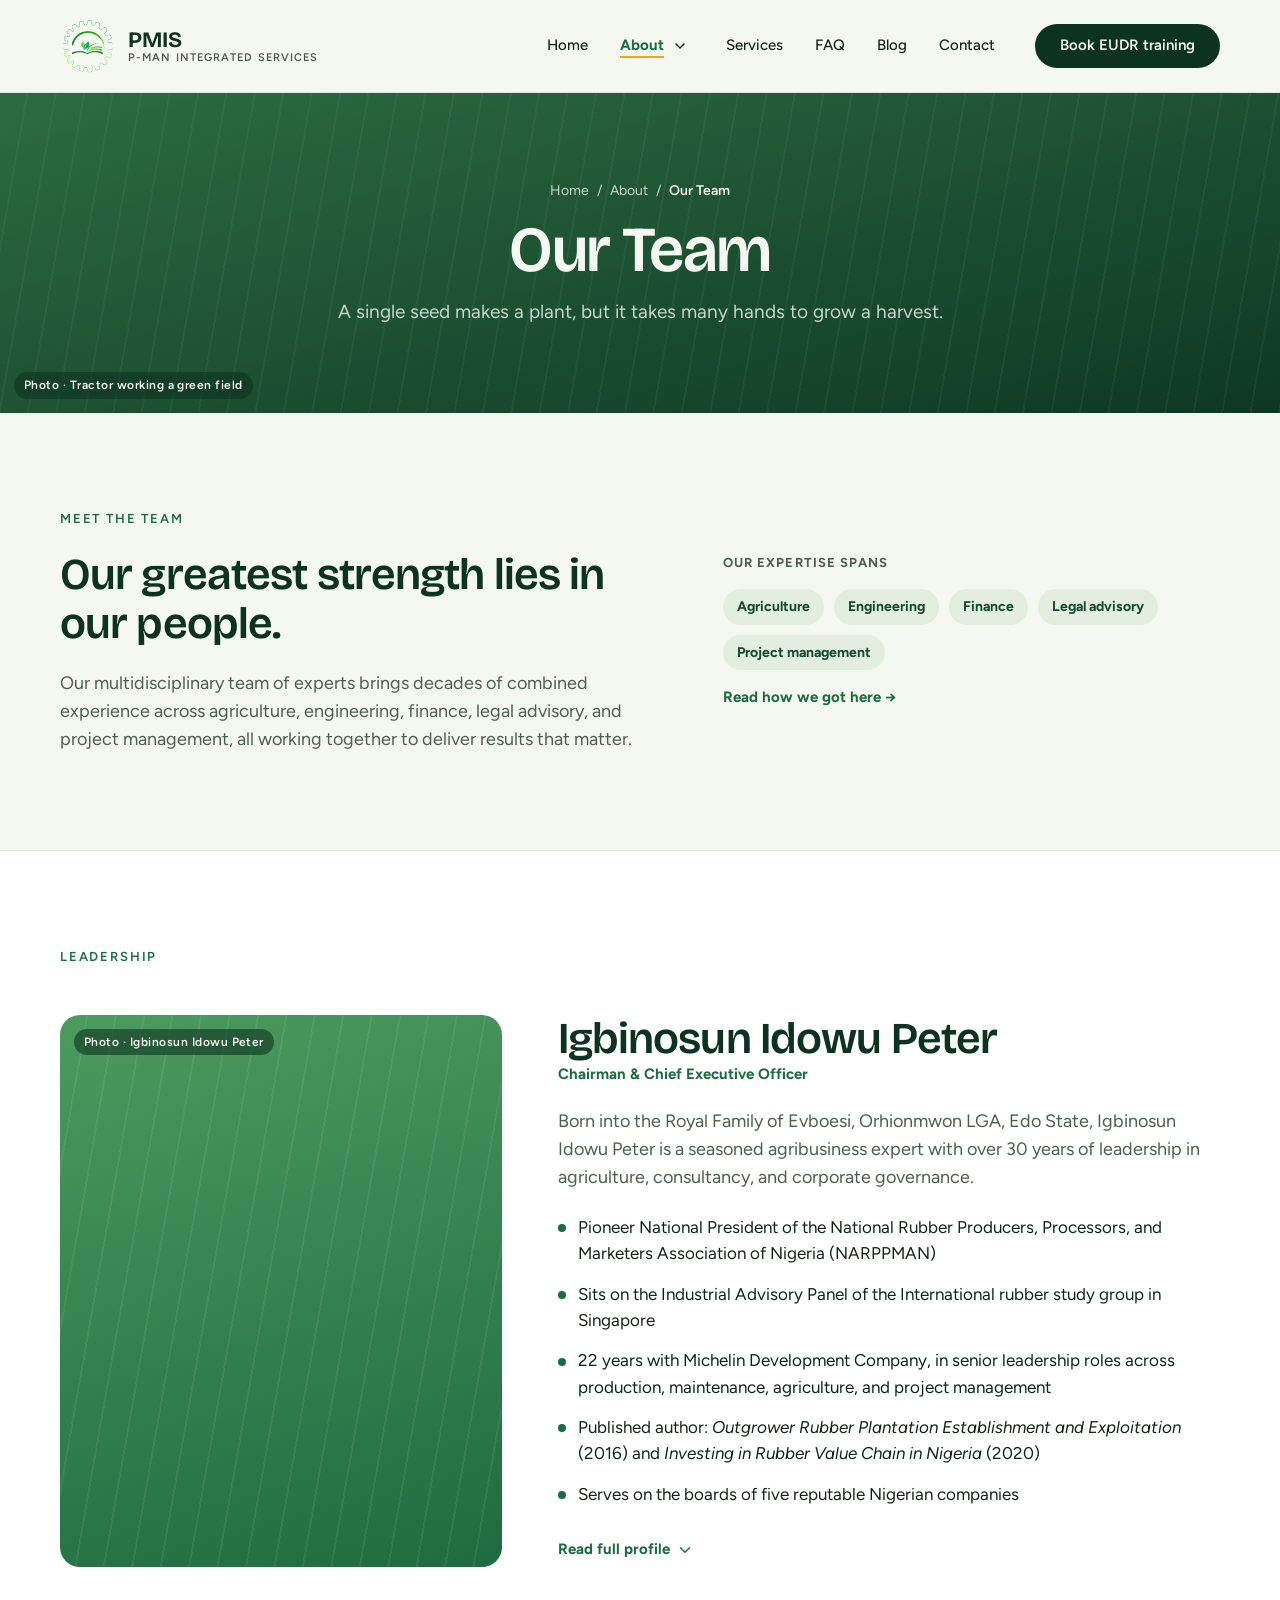
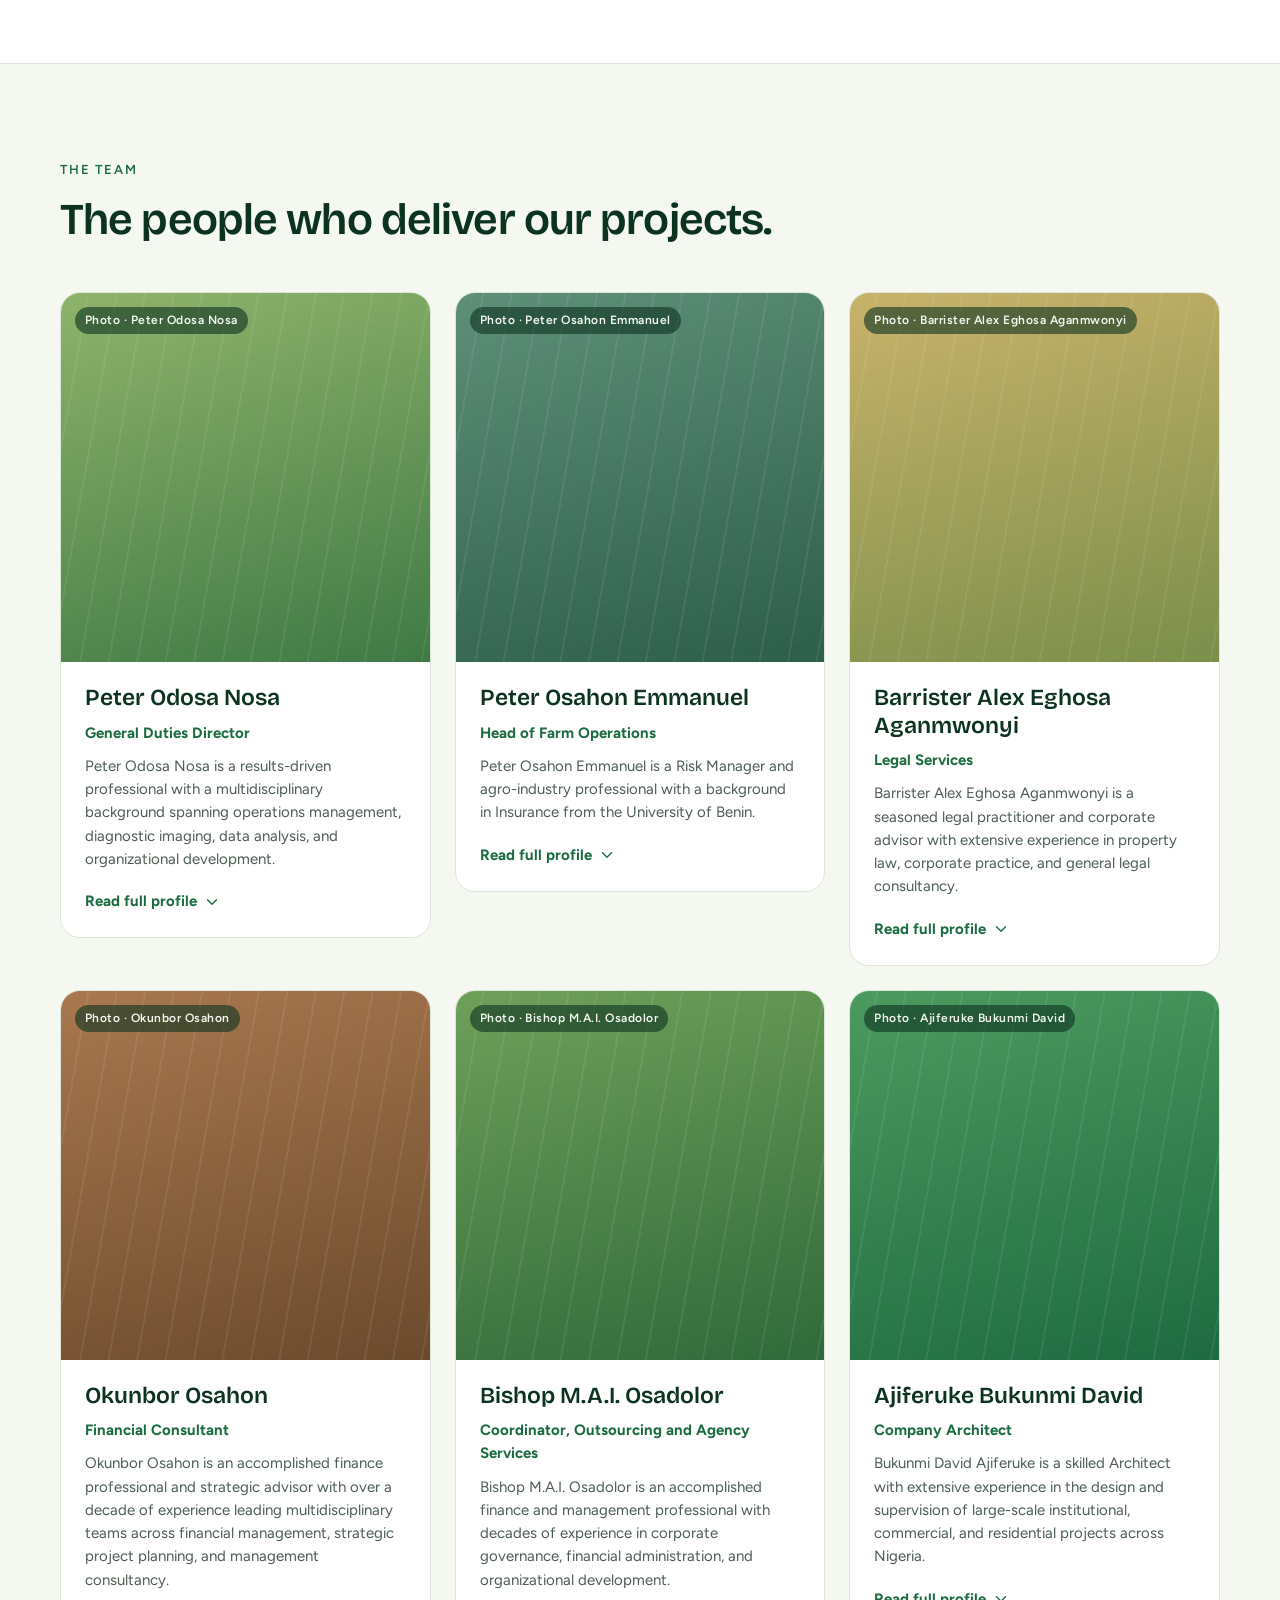
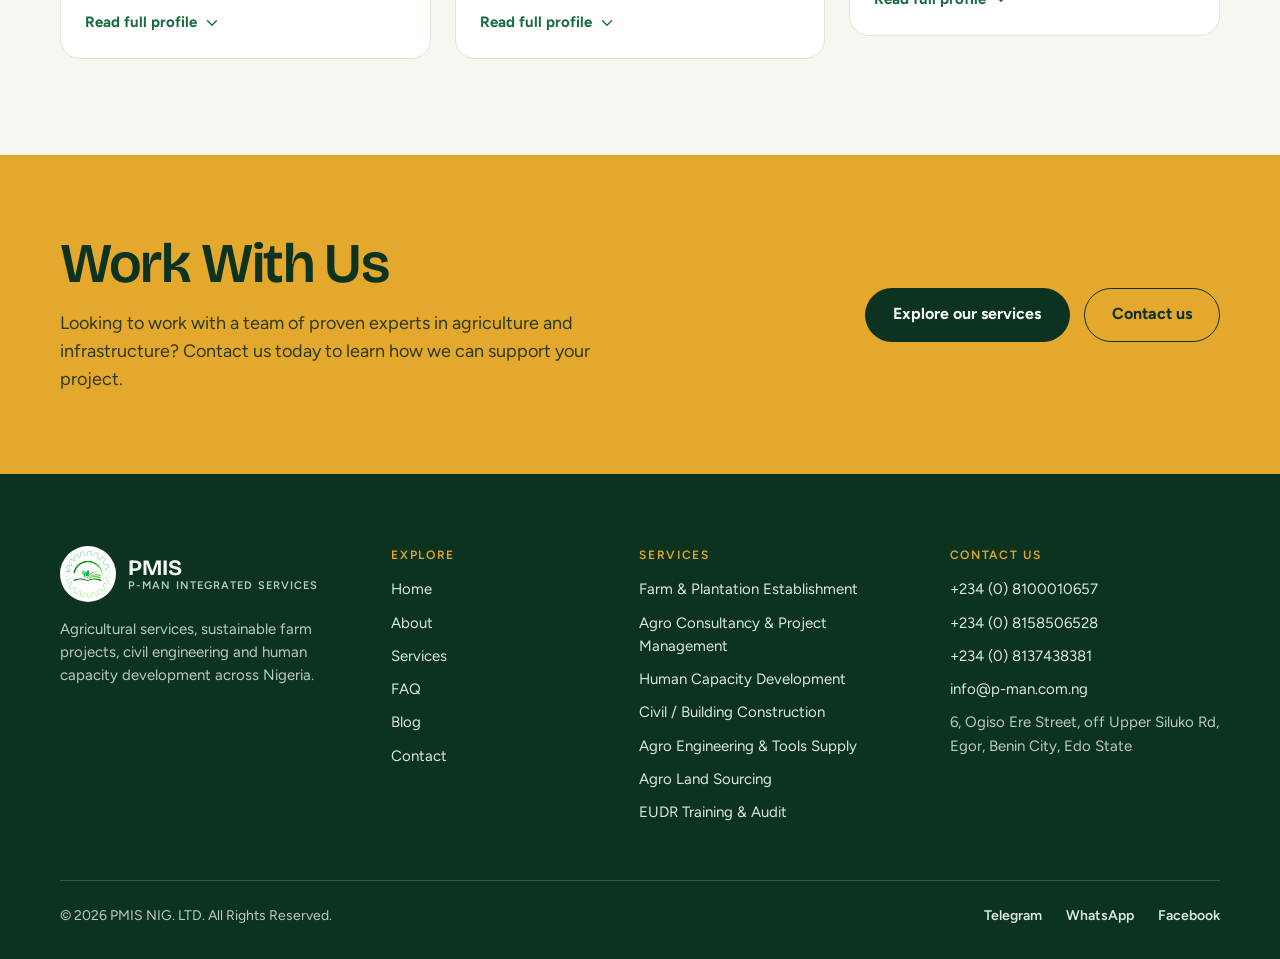
<file: team.html>
<!doctype html>
<html lang="en">
<head>
<meta charset="utf-8">
<meta name="viewport" content="width=device-width, initial-scale=1">
<title>Our Team | P-MAN Integrated Services Nigeria Limited</title>
<meta name="description" content="Meet the leadership and team behind PMIS NIG. LTD: experts in agriculture, engineering, finance, legal advisory and project management.">
<meta name="theme-color" content="#0C3220">
<!-- STAGING ONLY: delete the next line when the site goes live, or Google will not index it -->
<meta name="robots" content="noindex, nofollow">
<link rel="icon" type="image/png" href="images/logo.png">
<link rel="preconnect" href="https://fonts.googleapis.com">
<link rel="preconnect" href="https://fonts.gstatic.com" crossorigin>
<link href="https://fonts.googleapis.com/css2?family=Bricolage+Grotesque:opsz,wght@12..96,500;12..96,600;12..96,700&family=Figtree:wght@400;500;600;700&display=swap" rel="stylesheet">
<link rel="stylesheet" href="css/styles.css">
<script src="js/main.js" defer></script>
</head>
<body id="top">

<!-- Icon sprite: each symbol id is used below via an svg "use" element with class "icon" -->
<svg width="0" height="0" style="position:absolute" aria-hidden="true" focusable="false">
  <symbol id="i-menu" viewBox="0 0 24 24"><path d="M4 7h16M4 12h16M4 17h16"/></symbol>
  <symbol id="i-close" viewBox="0 0 24 24"><path d="M6 6l12 12M18 6L6 18"/></symbol>
  <symbol id="i-chevron" viewBox="0 0 24 24"><path d="M6 9l6 6 6-6"/></symbol>
  <symbol id="i-plus" viewBox="0 0 24 24"><path d="M12 5v14M5 12h14"/></symbol>
  <symbol id="i-sprout" viewBox="0 0 24 24"><path d="M12 21v-9"/><path d="M12 12c0-4 3-6 7-6 0 4-3 6-7 6z"/><path d="M12 14c0-3-2-5-6-5 0 3 2 5 6 5z"/></symbol>
  <symbol id="i-clipboard" viewBox="0 0 24 24"><rect x="6" y="4" width="12" height="17" rx="2"/><path d="M9 4h6v3H9z"/><path d="M9 12h6M9 16h4"/></symbol>
  <symbol id="i-people" viewBox="0 0 24 24"><circle cx="9" cy="8" r="3"/><path d="M3 20c0-3.5 2.5-6 6-6s6 2.5 6 6"/><circle cx="17" cy="9" r="2.5"/><path d="M17 14c2.5 0 4 2 4 5"/></symbol>
  <symbol id="i-building" viewBox="0 0 24 24"><path d="M3 21h18"/><path d="M5 21V10l7-5 7 5v11"/><path d="M10 21v-6h4v6"/></symbol>
  <symbol id="i-gear" viewBox="0 0 24 24"><circle cx="12" cy="12" r="3"/><path d="M12 3v3M12 18v3M3 12h3M18 12h3M5.6 5.6l2.1 2.1M16.3 16.3l2.1 2.1M18.4 5.6l-2.1 2.1M7.7 16.3l-2.1 2.1"/></symbol>
  <symbol id="i-pin" viewBox="0 0 24 24"><path d="M12 21s-6-5.5-6-11a6 6 0 0 1 12 0c0 5.5-6 11-6 11z"/><circle cx="12" cy="10" r="2.2"/></symbol>
  <symbol id="i-phone" viewBox="0 0 24 24"><path d="M5 4h4l2 5-2.5 1.5a11 11 0 0 0 5 5L15 13l5 2v4a2 2 0 0 1-2 2A15 15 0 0 1 3 6a2 2 0 0 1 2-2z"/></symbol>
  <symbol id="i-mail" viewBox="0 0 24 24"><rect x="3" y="5" width="18" height="14" rx="2"/><path d="M3 7l9 6 9-6"/></symbol>
  <symbol id="i-shield" viewBox="0 0 24 24"><path d="M12 3l7 3v5c0 5-3.5 8-7 10-3.5-2-7-5-7-10V6l7-3z"/><path d="M9 12l2 2 4-4"/></symbol>
  <symbol id="i-eye" viewBox="0 0 24 24"><path d="M2 12s4-7 10-7 10 7 10 7-4 7-10 7S2 12 2 12z"/><circle cx="12" cy="12" r="3"/></symbol>
  <symbol id="i-target" viewBox="0 0 24 24"><circle cx="12" cy="12" r="9"/><circle cx="12" cy="12" r="5"/><circle cx="12" cy="12" r="1.2"/></symbol>
  <symbol id="i-star" viewBox="0 0 24 24"><path d="M12 3l2.7 5.6 6.1.9-4.4 4.3 1 6.1L12 17l-5.4 2.9 1-6.1L3.2 9.5l6.1-.9z"/></symbol>
</svg>

<a class="skip" href="#main">Skip to content</a>

<!-- ============ HEADER ============ -->
<header class="site-header">
  <div class="container site-header__inner">
    <a class="logo" href="index.html" aria-label="PMIS home">
      <img class="logo__mark" src="images/logo.png" alt="" width="56" height="56">
      <span class="logo__text"><strong>PMIS</strong><small>P-MAN Integrated Services</small></span>
    </a>

    <button class="nav-toggle" type="button" aria-expanded="false" aria-controls="site-nav" aria-label="Open menu">
      <svg class="icon icon--open" aria-hidden="true"><use href="#i-menu"/></svg>
      <svg class="icon icon--close" aria-hidden="true"><use href="#i-close"/></svg>
    </button>

    <nav id="site-nav" class="nav" aria-label="Main">
      <ul class="nav__list">
        <li><a href="index.html">Home</a></li>
        <li class="has-sub">
          <a class="nav__parent" href="about.html" aria-current="page">About</a>
          <button class="sub-toggle" type="button" aria-expanded="false" aria-controls="sub-about" aria-label="About submenu"><svg class="icon" aria-hidden="true"><use href="#i-chevron"/></svg></button>
          <ul id="sub-about" class="subnav">
            <li><a href="about.html">About Us</a></li>
            <li><a href="history.html">Our History</a></li>
            <li><a href="team.html" aria-current="page">Our Team</a></li>
            <li><a href="gallery.html">Our Work</a></li>
          </ul>
        </li>
        <li><a href="services.html">Services</a></li>
        <li><a href="faq.html">FAQ</a></li>
        <li><a href="blog.html">Blog</a></li><!-- TODO: point to the WordPress blog URL when it is live -->
        <li><a href="contact.html">Contact</a></li>
      </ul>
      <a class="btn btn--dark nav__cta" href="eudr.html">Book EUDR training</a>
    </nav>
  </div>
</header>

<main id="main">

<!-- ============ PAGE HERO ============ -->
<!-- PHOTO: replace .ph classes with an <img> (see README) -->
<section class="page-hero media ph ph--hero">
  <span class="ph__tag">Photo · Tractor working a green field</span>
  <div class="container page-hero__inner">
    <nav class="breadcrumb" aria-label="Breadcrumb">
      <a href="index.html">Home</a><span aria-hidden="true">/</span><a href="about.html">About</a><span aria-hidden="true">/</span><span aria-current="page">Our Team</span>
    </nav>
    <h1 class="h1">Our Team</h1>
    <p class="page-hero__lead">A single seed makes a plant, but it takes many hands to grow a harvest.</p>
  </div>
</section>

<!-- ============ INTRO ============ -->
<section class="section">
  <div class="container split">
    <div class="stack stack--lg">
      <span class="eyebrow">Meet the team</span>
      <h2 class="h2">Our greatest strength lies in our people.</h2>
      <p class="lead">Our multidisciplinary team of experts brings decades of combined experience across agriculture, engineering, finance, legal advisory, and project management, all working together to deliver results that matter.</p>
    </div>
    <div class="stack">
      <p class="expertise__label">Our expertise spans</p>
      <ul class="chips">
        <li class="chip">Agriculture</li>
        <li class="chip">Engineering</li>
        <li class="chip">Finance</li>
        <li class="chip">Legal advisory</li>
        <li class="chip">Project management</li>
      </ul>
      <a class="link" href="history.html">Read how we got here →</a>
    </div>
  </div>
</section>

<!-- ============ LEADERSHIP ============ -->
<!-- PHOTOS: use the same crop for everyone (4:5 here, 1:1 in the cards), face in the upper third,
     export the originals from the WordPress media library, not the thumbnails. -->
<section class="section section--white section--ruled" id="leadership">
  <div class="container">
    <div class="section-head section-head--stack">
      <span class="eyebrow">Leadership</span>
    </div>

    <article class="feature">
      <div class="media person__photo ph ph--a" role="img" aria-label="Photo of Igbinosun Idowu Peter"><span class="ph__tag">Photo · Igbinosun Idowu Peter</span></div>
      <div class="stack stack--lg">
        <div class="person__head">
          <h2 class="h2">Igbinosun Idowu Peter</h2>
          <p class="person__role">Chairman &amp; Chief Executive Officer</p>
        </div>
        <p class="lead">Born into the Royal Family of Evboesi, Orhionmwon LGA, Edo State, Igbinosun Idowu Peter is a seasoned agribusiness expert with over 30 years of leadership in agriculture, consultancy, and corporate governance.</p>
        <ul class="dots">
          <li>Pioneer National President of the National Rubber Producers, Processors, and Marketers Association of Nigeria (NARPPMAN)</li>
          <li>Sits on the Industrial Advisory Panel of the International rubber study group in Singapore</li>
          <li>22 years with Michelin Development Company, in senior leadership roles across production, maintenance, agriculture, and project management</li>
          <li><span>Published author: <em>Outgrower Rubber Plantation Establishment and Exploitation</em> (2016) and <em>Investing in Rubber Value Chain in Nigeria</em> (2020)</span></li>
          <li>Serves on the boards of five reputable Nigerian companies</li>
        </ul>
        <details class="bio">
          <summary><span class="bio__more">Read full profile</span><span class="bio__less">Show less</span><svg class="icon" aria-hidden="true"><use href="#i-chevron"/></svg></summary>
          <div class="bio__text">
            <p>Born into the Royal Family of Evboesi, Orhionmwon LGA, Edo State, IGBINOSUN IDOWU PETER is a seasoned agribusiness expert with over 30 years of leadership in agriculture, consultancy, and corporate governance. He holds a degree in Agric extension and Management and a post graduate in Business Administration. He is a certified Auditor in Environmental and Quality Management Systems.</p>
            <p>He currently serves as the pioneer National President of the National Rubber Producers, Processors, and Marketers Association of Nigeria (NARPPMAN), and he sits in the Industrial Advisory Panel of International rubber study group in Singapore.</p>
            <p>His professional career includes 22 years with Michelin Development Company, where he held senior leadership roles across production, maintenance, agriculture, and project management. He is also a practicing farmer and published author, with notable works including <em>Outgrower Rubber Plantation Establishment and Exploitation</em> (2016) and <em>Investing in Rubber Value Chain in Nigeria</em> (2020).</p>
            <p>With extensive local and international experience, he has presented at numerous seminars and workshops and serves on the boards of five reputable Nigerian companies. Through PMIS Nig. Ltd, he continues to drive growth in agriculture, human capacity development, and agro-consultancy across Nigeria.</p>
          </div>
        </details>
      </div>
    </article>
  </div>
</section>

<!-- ============ THE TEAM ============ -->
<!-- TODO: titles to confirm with the client: "Legal Services" is a department, not a title (Legal Adviser?);
     the architect is "Company Architect" here and "Architect" on the History page. -->
<section class="section" id="team">
  <div class="container">
    <div class="section-head section-head--stack">
      <span class="eyebrow">The team</span>
      <h2 class="h2">The people who deliver our projects.</h2>
    </div>

    <div class="team-grid">

      <article class="card person-card">
        <div class="media person__photo person__photo--card ph ph--b" role="img" aria-label="Photo of Peter Odosa Nosa"><span class="ph__tag">Photo · Peter Odosa Nosa</span></div>
        <div class="person-card__body">
          <h3 class="h3">Peter Odosa Nosa</h3>
          <p class="person__role">General Duties Director</p>
          <p class="person__summary">Peter Odosa Nosa is a results-driven professional with a multidisciplinary background spanning operations management, diagnostic imaging, data analysis, and organizational development.</p>
          <details class="bio">
            <summary><span class="bio__more">Read full profile</span><span class="bio__less">Show less</span><svg class="icon" aria-hidden="true"><use href="#i-chevron"/></svg></summary>
            <div class="bio__text">
              <p>His foundation in diagnostic imaging, a discipline that demands precision, technical expertise, and strict adherence to process, has shaped his ability to work in highly structured, detail-sensitive environments.</p>
              <p>Peter has developed strong competence in project management, administrative systems, and data analysis, enabling him to support complex projects with efficiency and clarity. His analytical approach to problem-solving allows him to translate raw data into practical, actionable insights that drive organizational improvement.</p>
              <p>In his role as General Duties Director at PMIS NIG. LTD, Peter provides strategic operational support across departments, ensuring seamless workflow execution, effective resource management, and interdepartmental collaboration. He plays a critical role in supporting leadership with data-backed recommendations, helping the company maintain its reputation for delivering reliable, high-impact agro-consultancy and infrastructure solutions across Nigeria. His passion for continuous learning, attention to detail, and commitment to excellence make him a key contributor to the success of PMIS NIG. LTD.</p>
            </div>
          </details>
        </div>
      </article>

      <article class="card person-card">
        <div class="media person__photo person__photo--card ph ph--d" role="img" aria-label="Photo of Peter Osahon Emmanuel"><span class="ph__tag">Photo · Peter Osahon Emmanuel</span></div>
        <div class="person-card__body">
          <h3 class="h3">Peter Osahon Emmanuel</h3>
          <p class="person__role">Head of Farm Operations</p>
          <p class="person__summary">Peter Osahon Emmanuel is a Risk Manager and agro-industry professional with a background in Insurance from the University of Benin.</p>
          <details class="bio">
            <summary><span class="bio__more">Read full profile</span><span class="bio__less">Show less</span><svg class="icon" aria-hidden="true"><use href="#i-chevron"/></svg></summary>
            <div class="bio__text">
              <p>He currently serves as the Head of Farm Operations at P-MAN Integrated Services Nigeria Limited, where he leads the planning and execution of large-scale plantation projects.</p>
              <p>With hands-on training in rubber cultivation under experienced mentorship, Osahon combines risk management expertise with practical agricultural knowledge to drive operational efficiency and sustainable growth. He has successfully overseen the development and management of multiple hectares of rubber plantations, demonstrating strong leadership and results-oriented performance.</p>
              <p>Skilled in data management and digital tools, Osahon is known for his precision, diligence, and strategic approach to operations, consistently contributing to improved productivity and long-term value in the agro-sector.</p>
            </div>
          </details>
        </div>
      </article>

      <article class="card person-card">
        <div class="media person__photo person__photo--card ph ph--c" role="img" aria-label="Photo of Barrister Alex Eghosa Aganmwonyi"><span class="ph__tag">Photo · Barrister Alex Eghosa Aganmwonyi</span></div>
        <div class="person-card__body">
          <h3 class="h3">Barrister Alex Eghosa Aganmwonyi</h3>
          <p class="person__role">Legal Services</p>
          <p class="person__summary">Barrister Alex Eghosa Aganmwonyi is a seasoned legal practitioner and corporate advisor with extensive experience in property law, corporate practice, and general legal consultancy.</p>
          <details class="bio">
            <summary><span class="bio__more">Read full profile</span><span class="bio__less">Show less</span><svg class="icon" aria-hidden="true"><use href="#i-chevron"/></svg></summary>
            <div class="bio__text">
              <p>He holds both an LLB and LLM and is a Solicitor and Advocate of the Supreme Court of Nigeria.</p>
              <p>Alex is the Principal Counsel of <strong>Eghosa Aganmwonyi &amp; Co</strong>, a reputable law firm with a focus on property and corporate legal services. He is a member of the Nigerian Bar Association (Benin Branch), an AAR practitioner, and an executive member of the Benin Chamber of Commerce, Industry, Mines, and Agriculture (BENCCIMA).</p>
              <p>With several years of experience in legal practice, Alex provides PMIS NIG. LTD with expert legal guidance, ensuring regulatory compliance, protecting company interests, and supporting corporate growth.</p>
            </div>
          </details>
        </div>
      </article>

      <article class="card person-card">
        <div class="media person__photo person__photo--card ph ph--e" role="img" aria-label="Photo of Okunbor Osahon"><span class="ph__tag">Photo · Okunbor Osahon</span></div>
        <div class="person-card__body">
          <h3 class="h3">Okunbor Osahon</h3>
          <p class="person__role">Financial Consultant</p>
          <p class="person__summary">Okunbor Osahon is an accomplished finance professional and strategic advisor with over a decade of experience leading multidisciplinary teams across financial management, strategic project planning, and management consultancy.</p>
          <details class="bio">
            <summary><span class="bio__more">Read full profile</span><span class="bio__less">Show less</span><svg class="icon" aria-hidden="true"><use href="#i-chevron"/></svg></summary>
            <div class="bio__text">
              <p>He specializes in building sustainable operational frameworks for organizations, ensuring effective project delivery, performance management, and financial control.</p>
              <p>Osahon holds a Bachelor's Degree in Accounting and a Master's Degree in Accounting &amp; Finance. He is an Associate member of both the Institute of Chartered Accountants of Nigeria (ICAN) and the Chartered Institute of Taxation of Nigeria (CITN). He is currently pursuing a PhD, further deepening his expertise in financial management and strategic business planning.</p>
              <p>With extensive expertise spanning accounting, tax management, assurance, advisory, supply chain operations, and internal control, Osahon provides financial oversight and strategic guidance to PMIS NIG. LTD, supporting the company's growth and operational excellence.</p>
            </div>
          </details>
        </div>
      </article>

      <article class="card person-card">
        <div class="media person__photo person__photo--card ph ph--f" role="img" aria-label="Photo of Bishop M.A.I. Osadolor"><span class="ph__tag">Photo · Bishop M.A.I. Osadolor</span></div>
        <div class="person-card__body">
          <h3 class="h3">Bishop M.A.I. Osadolor</h3>
          <p class="person__role">Coordinator, Outsourcing and Agency Services</p>
          <p class="person__summary">Bishop M.A.I. Osadolor is an accomplished finance and management professional with decades of experience in corporate governance, financial administration, and organizational development.</p>
          <details class="bio">
            <summary><span class="bio__more">Read full profile</span><span class="bio__less">Show less</span><svg class="icon" aria-hidden="true"><use href="#i-chevron"/></svg></summary>
            <div class="bio__text">
              <p>He holds a Bachelor of Science degree in Accounting from the University of Benin, alongside an Advanced Diploma in Management from Lagos.</p>
              <p>His career has spanned roles as an external auditor with Patricia Idugboe &amp; Co., an accountant with the Federal Radio Corporation of Nigeria (HQ), and Corporate Planning Manager with Globe Shipping Lines Nigeria Ltd., where he retired as Deputy General Manager, Finance and Administration.</p>
              <p>Bishop Osadolor's achievements include developing operational manuals and accounting systems for leading organizations, incorporating Harvard Savings and Loans Ltd., and organizing high-level management retreats for prominent firms. At PMIS NIG. LTD, he brings his wealth of experience in financial systems, corporate planning, and organizational structure to oversee outsourcing and agency services, ensuring operational efficiency and strategic growth.</p>
            </div>
          </details>
        </div>
      </article>

      <article class="card person-card">
        <div class="media person__photo person__photo--card ph ph--a" role="img" aria-label="Photo of Ajiferuke Bukunmi David"><span class="ph__tag">Photo · Ajiferuke Bukunmi David</span></div>
        <div class="person-card__body">
          <h3 class="h3">Ajiferuke Bukunmi David</h3>
          <p class="person__role">Company Architect</p>
          <p class="person__summary">Bukunmi David Ajiferuke is a skilled Architect with extensive experience in the design and supervision of large-scale institutional, commercial, and residential projects across Nigeria.</p>
          <details class="bio">
            <summary><span class="bio__more">Read full profile</span><span class="bio__less">Show less</span><svg class="icon" aria-hidden="true"><use href="#i-chevron"/></svg></summary>
            <div class="bio__text">
              <p>He holds a Bachelor of Technology in Architecture from Ladoke Akintola University of Technology, Ogbomosho.</p>
              <p>Bukunmi has contributed to major construction projects for leading institutions, including Edo State University, Ekiti State University, and Osun State University, overseeing design compliance, project coordination, and on-site supervision. His expertise ensures that projects meet the highest standards of functionality, quality, and design integrity.</p>
              <p>At PMIS NIG. LTD, he brings his architectural knowledge and project management skills to support the company's infrastructural development objectives across Nigeria.</p>
            </div>
          </details>
        </div>
      </article>

    </div>
  </div>
</section>

<!-- ============ CTA ============ -->
<section class="cta">
  <div class="container cta__inner">
    <div class="stack cta__copy">
      <h2 class="cta__title">Work With Us</h2>
      <p>Looking to work with a team of proven experts in agriculture and infrastructure? Contact us today to learn how we can support your project.</p>
    </div>
    <div class="cta__actions">
      <a class="btn btn--dark" href="services.html">Explore our services</a>
      <a class="btn btn--outline-dark" href="contact.html">Contact us</a>
    </div>
  </div>
</section>

</main>

<!-- ============ FOOTER ============ -->
<footer class="site-footer">
  <div class="container">
    <div class="footer__grid">
      <div class="stack">
        <a class="logo logo--light" href="index.html" aria-label="PMIS home">
          <img class="logo__mark" src="images/logo.png" alt="" width="56" height="56">
          <span class="logo__text"><strong>PMIS</strong><small>P-MAN Integrated Services</small></span>
        </a>
        <p class="footer__about">Agricultural services, sustainable farm projects, civil engineering and human capacity development across Nigeria.</p>
      </div>

      <nav aria-label="Footer">
        <h2 class="footer__title">Explore</h2>
        <ul class="footer__list">
          <li><a href="index.html">Home</a></li>
          <li><a href="about.html">About</a></li>
          <li><a href="services.html">Services</a></li>
          <li><a href="faq.html">FAQ</a></li>
          <li><a href="blog.html">Blog</a></li>
          <li><a href="contact.html">Contact</a></li>
        </ul>
      </nav>

      <div>
        <h2 class="footer__title">Services</h2>
        <ul class="footer__list">
          <li><a href="services.html">Farm &amp; Plantation Establishment</a></li>
          <li><a href="services.html">Agro Consultancy &amp; Project Management</a></li>
          <li><a href="services.html">Human Capacity Development</a></li>
          <li><a href="services.html">Civil / Building Construction</a></li>
          <li><a href="services.html">Agro Engineering &amp; Tools Supply</a></li>
          <li><a href="services.html">Agro Land Sourcing</a></li>
          <li><a href="eudr.html">EUDR Training &amp; Audit</a></li>
        </ul>
      </div>

      <div>
        <h2 class="footer__title">Contact us</h2>
        <ul class="footer__list">
          <li><a href="tel:+2348100010657">+234 (0) 8100010657</a></li>
          <li><a href="tel:+2348158506528">+234 (0) 8158506528</a></li>
          <li><a href="tel:+2348137438381">+234 (0) 8137438381</a></li>
          <li><a href="mailto:info@p-man.com.ng">info@p-man.com.ng</a></li>
          <li class="footer__address">6, Ogiso Ere Street, off Upper Siluko Rd, Egor, Benin City, Edo State</li>
        </ul>
      </div>
    </div>

    <div class="footer__bottom">
      <span>© <span id="year">2026</span> PMIS NIG. LTD. All Rights Reserved.</span>
      <!-- TODO: replace # with the real Telegram, WhatsApp and Facebook links -->
      <ul class="footer__social">
        <li><a href="#">Telegram</a></li>
        <li><a href="#">WhatsApp</a></li>
        <li><a href="#">Facebook</a></li>
      </ul>
    </div>
  </div>
</footer>

</body>
</html>
</file>
<file: css/styles.css>
/* =========================================================
   PMIS homepage styles
   Mobile + desktop in one file. Breakpoints: 1024px, 900px, 720px, 600px.
   ========================================================= */

/* ---------- Design tokens ---------- */
:root {
  --g900: #0C3220;   /* deepest green: hero, footer */
  --g800: #124A2E;
  --g700: #1B6B41;
  --g100: #E3EEDF;
  --ground: #F5F8F1; /* page background */
  --white: #FFFFFF;
  --gold: #E4A82C;   /* accent */
  --gold-soft: #F8EBC4;
  --ink: #14231A;
  --muted: #4C5D52;
  --subtle: #5C6D62;
  --line: #DCE7D7;
  --on-dark: #F5F8F1;
  --on-dark-soft: #C6D8CB;
  --on-dark-muted: #B9CDBF;

  --font-display: 'Bricolage Grotesque', system-ui, sans-serif;
  --font-body: 'Figtree', system-ui, sans-serif;

  --container: 1240px;
  --pad: clamp(20px, 4vw, 40px);
  --radius: 20px;
}

/* ---------- Reset / base ---------- */
*, *::before, *::after { box-sizing: border-box; }
html { scroll-behavior: smooth; -webkit-text-size-adjust: 100%; }
@media (prefers-reduced-motion: reduce) { html { scroll-behavior: auto; } }
body {
  margin: 0;
  background: var(--ground);
  color: var(--ink);
  font-family: var(--font-body);
  font-size: 1.0625rem;
  line-height: 1.55;
  overflow-x: hidden;
}
img, svg { display: block; max-width: 100%; }
a { color: inherit; text-decoration: none; }
h1, h2, h3, p, ul, figure, blockquote { margin: 0; }
ul { padding: 0; list-style: none; }
:focus-visible { outline: 3px solid var(--gold); outline-offset: 3px; }

.skip {
  position: absolute; left: -9999px; top: 8px; z-index: 100;
  padding: 10px 16px; border-radius: 8px; background: var(--g900); color: var(--on-dark);
}
.skip:focus { left: 16px; }

.container { width: 100%; max-width: var(--container); margin-inline: auto; padding-inline: var(--pad); }
.section { padding-block: clamp(56px, 8vw, 96px); }
.section--white { background: var(--white); }
.section--band { border-block: 1px solid var(--line); }
.section--dark { background: var(--g900); color: var(--on-dark); }
.center { text-align: center; }

.stack { display: flex; flex-direction: column; gap: 16px; align-items: flex-start; }
.stack--lg { gap: 22px; }

/* ---------- Typography ---------- */
.h1, .h2, .h3, .logo strong, .stat__num, .quote p, .cta__title, .pillars__value, .partner, .hero__card strong {
  font-family: var(--font-display);
}
.h1 {
  font-weight: 600; font-size: clamp(2.5rem, 1.4rem + 3.4vw, 4rem);
  line-height: 1.05; letter-spacing: -0.025em; color: var(--on-dark);
}
.accent { color: var(--gold); }
.h2 {
  font-weight: 600; font-size: clamp(2rem, 1.2rem + 2.2vw, 2.75rem);
  line-height: 1.1; letter-spacing: -0.02em; color: var(--g900);
}
.section--dark .h2 { color: var(--on-dark); }
.h2--sm { font-size: clamp(1.625rem, 1.2rem + 1.2vw, 2rem); letter-spacing: -0.01em; }
.h3 {
  font-weight: 600; font-size: clamp(1.25rem, 1.1rem + 0.5vw, 1.4375rem);
  line-height: 1.2; color: var(--g900);
}
.h3--sm { font-size: clamp(1.1875rem, 1.1rem + 0.3vw, 1.3125rem); line-height: 1.25; }
.card--dark .h3 { color: var(--on-dark); }
.eyebrow {
  margin: 0; font-size: 0.8125rem; font-weight: 600;
  letter-spacing: 0.14em; text-transform: uppercase; color: var(--g700);
}
.eyebrow--gold { color: var(--gold); }
.lead { font-size: 1.125rem; color: var(--muted); }
.muted-light { color: var(--on-dark-muted); font-size: 0.9375rem; }

/* ---------- Buttons and links ---------- */
.btn {
  display: inline-flex; align-items: center; justify-content: center; gap: 8px;
  min-height: 48px; padding: 0.85rem 1.7rem; border-radius: 999px;
  border: 1.5px solid transparent; font-weight: 700; font-size: 1rem; text-align: center;
  transition: transform 0.15s ease, background-color 0.15s ease;
}
.btn:hover { opacity: 1; transform: translateY(-1px); }
.btn--gold { background: var(--gold); color: var(--g900); }
.btn--dark { background: var(--g900); color: var(--on-dark); }
.btn--outline { border-color: var(--g900); color: var(--g900); font-weight: 600; }
.btn--outline-light { border-color: rgba(245, 248, 241, 0.5); color: var(--on-dark); font-weight: 600; }
.btn--outline-dark { border-color: var(--g900); color: var(--g900); }
.link { font-size: 0.9375rem; font-weight: 700; color: var(--g700); }

/* ---------- Placeholder photos (.media / .ph) ----------
   To use a real photo: remove the "ph ph--x" classes, delete .ph__tag,
   and put <img src="images/..." alt="..."> inside .media (see README). */
.media { position: relative; display: block; overflow: hidden; }
.media img { position: absolute; inset: 0; width: 100%; height: 100%; object-fit: cover; }
.ph {
  background:
    repeating-linear-gradient(100deg, rgba(255,255,255,0) 0 26px, rgba(255,255,255,0.07) 26px 28px),
    linear-gradient(165deg, var(--ph-from, #4D9A5F), var(--ph-to, #1E6B41));
}
.ph--a { --ph-from: #4D9A5F; --ph-to: #1E6B41; }
.ph--b { --ph-from: #8FB36A; --ph-to: #3F7A45; }
.ph--c { --ph-from: #C9B26A; --ph-to: #7A8F4A; }
.ph--d { --ph-from: #5E8F78; --ph-to: #2C5E4A; }
.ph--e { --ph-from: #A9784F; --ph-to: #6B4A2C; }
.ph--f { --ph-from: #6FA05A; --ph-to: #2F6A3A; }
.ph--hero { --ph-from: #3E8B55; --ph-to: #0F3B24; }
.ph__tag {
  position: absolute; top: 14px; left: 14px; z-index: 1;
  padding: 4px 10px; border-radius: 999px; background: rgba(12, 50, 32, 0.6);
  color: var(--on-dark); font-size: 0.75rem; font-weight: 600; letter-spacing: 0.04em;
}

/* ---------- Icons ---------- */
.icon { width: 24px; height: 24px; fill: none; stroke: currentColor; stroke-width: 1.8; stroke-linecap: round; stroke-linejoin: round; }
.icon-box {
  width: 44px; height: 44px; border-radius: 12px; background: var(--gold-soft); color: var(--g900);
  display: flex; align-items: center; justify-content: center;
}

/* ---------- Cards, chips ---------- */
.card {
  background: var(--white); border: 1px solid var(--line); border-radius: var(--radius);
  overflow: hidden; display: flex; flex-direction: column;
}
.card--dark { background: var(--g800); border-color: transparent; }
.chip {
  align-self: flex-start; padding: 3px 10px; border-radius: 999px;
  background: var(--g100); color: var(--g800);
  font-size: 0.75rem; font-weight: 700; letter-spacing: 0.06em; text-transform: uppercase;
}
.chip--gold { background: var(--gold); color: var(--g900); letter-spacing: 0.04em; text-transform: none; }

.grid-3 { display: grid; grid-template-columns: repeat(3, minmax(0, 1fr)); gap: 24px; }

/* ---------- Header / nav ---------- */
.site-header { position: relative; z-index: 20; background: var(--ground); border-bottom: 1px solid var(--line); }
.site-header__inner { display: flex; align-items: center; justify-content: space-between; gap: 24px; padding-block: 18px; }
.logo { display: inline-flex; align-items: center; gap: 12px; }
.logo__mark { flex: none; width: 56px; height: 56px; object-fit: contain; }
.logo__text { display: flex; flex-direction: column; line-height: 1.1; }
.logo strong { font-size: 1.375rem; font-weight: 700; color: var(--g900); }
.logo small { font-size: 0.6875rem; font-weight: 600; letter-spacing: 0.1em; text-transform: uppercase; color: var(--muted); }
/* The logo is dark green on a light ground, so on the dark footer it sits on a white round badge */
.logo--light .logo__mark { background: var(--white); border-radius: 50%; padding: 3px; }
.logo--light strong { color: var(--on-dark); }
.logo--light small { color: var(--on-dark-muted); }

.nav { display: flex; align-items: center; gap: 40px; }
.nav__list { display: flex; gap: 32px; font-size: 0.9375rem; font-weight: 500; }
.nav__cta { min-height: 44px; padding: 0.6rem 1.5rem; font-size: 0.9375rem; font-weight: 600; }
/* Current page: put aria-current="page" on that page's nav link */
.nav__list a[aria-current="page"] { color: var(--g700); font-weight: 700; box-shadow: inset 0 -2px 0 var(--gold); }

.nav-toggle {
  display: none; width: 44px; height: 44px; padding: 0; border-radius: 12px;
  border: 1.5px solid var(--g900); background: transparent; color: var(--g900);
  align-items: center; justify-content: center; cursor: pointer;
}
.nav-toggle .icon { stroke-width: 2; }
.nav-toggle .icon--close { display: none; }
.nav-toggle.is-open .icon--open { display: none; }
.nav-toggle.is-open .icon--close { display: block; }

/* ---------- Hero ---------- */
.hero { background: var(--g900); color: var(--on-dark); }
.hero__inner { display: flex; flex-direction: column; gap: 56px; padding-block: 72px 56px; }
.hero__grid { display: grid; grid-template-columns: 1fr 1fr; gap: 48px; align-items: center; }
.hero__copy { display: flex; flex-direction: column; align-items: flex-start; gap: 28px; min-width: 0; }
.hero__lead { max-width: 540px; font-size: 1.1875rem; color: var(--on-dark-soft); }
.hero__actions { display: flex; flex-wrap: wrap; gap: 14px; margin-top: 6px; }
.hero__media { height: 520px; border-radius: 28px; }
.hero__card {
  position: absolute; left: 16px; bottom: 16px; z-index: 1;
  max-width: min(340px, calc(100% - 32px)); padding: 20px 22px; border-radius: 18px;
  background: var(--ground); color: var(--g900); display: flex; flex-direction: column; gap: 4px;
}
.hero__card strong { font-size: 1.25rem; font-weight: 700; }
.hero__card span { font-size: 0.9375rem; color: var(--muted); }

.pillars {
  display: grid; grid-template-columns: repeat(auto-fit, minmax(220px, 1fr)); gap: 28px 40px;
  padding-top: 32px; border-top: 1px solid rgba(245, 248, 241, 0.18);
}
.pillars li { display: flex; flex-direction: column; gap: 4px; }
.pillars__label { font-size: 0.75rem; font-weight: 600; letter-spacing: 0.14em; text-transform: uppercase; color: var(--gold); }
.pillars__value { font-size: 1.25rem; font-weight: 500; color: var(--on-dark); }

/* ---------- About ---------- */
.about__grid { display: grid; grid-template-columns: 1fr 1fr; gap: 56px; align-items: start; }
.about__panels { gap: 20px; align-items: stretch; }
.panel {
  display: flex; flex-direction: column; gap: 12px; padding: 28px;
  background: var(--white); border: 1px solid var(--line); border-radius: var(--radius);
}
.panel__bar { width: 32px; height: 4px; border-radius: 2px; background: var(--gold); }
.dots { display: flex; flex-direction: column; gap: 14px; }
.dots li { display: flex; gap: 12px; align-items: flex-start; }
.dots li::before {
  content: ""; flex: none; width: 8px; height: 8px; margin-top: 0.6em; border-radius: 50%; background: var(--g700);
}

/* ---------- Stats ---------- */
.section--band.section--white { padding-block: 56px; }
.stats { display: grid; grid-template-columns: repeat(auto-fit, minmax(150px, 1fr)); gap: 32px 24px; }
.stat { display: flex; flex-direction: column; border-left: 3px solid var(--gold); padding-left: 20px; }
.stat__num { font-size: clamp(2.5rem, 2rem + 1.5vw, 3.5rem); font-weight: 700; line-height: 1.05; letter-spacing: -0.02em; color: var(--g800); }
.stat__label { color: var(--muted); }

/* ---------- Section heads ---------- */
.section-head { display: flex; flex-wrap: wrap; gap: 24px; align-items: flex-end; justify-content: space-between; margin-bottom: 48px; }
.section-head__title { max-width: 680px; }
.section-head--stack { flex-direction: column; align-items: flex-start; gap: 16px; }
.section-head--row { flex-wrap: nowrap; }

/* ---------- Services ---------- */
.service__body {
  flex: 1; display: grid; grid-template-columns: 1fr auto; grid-template-rows: auto auto 1fr auto;
  row-gap: 12px; padding: 24px 24px 26px;
}
.service__body .icon-box { grid-row: 1; grid-column: 1; }
.service__num { grid-row: 1; grid-column: 2; align-self: center; font-size: 0.8125rem; font-weight: 600; letter-spacing: 0.08em; color: var(--subtle); }
.service__body .h3 { grid-row: 2; grid-column: 1 / -1; margin-top: 8px; }
.service__body p { grid-row: 3; grid-column: 1 / -1; font-size: 1rem; color: var(--muted); }
.service__body .link { grid-row: 4; grid-column: 1 / -1; padding-top: 14px; }
.service .media { height: 190px; }

/* ---------- Projects + quote ---------- */
.project .media { height: 240px; }
.project__body { display: flex; flex-direction: column; align-items: flex-start; gap: 8px; padding: 22px 24px 26px; }
.project__body .h3 { margin-top: 4px; }
.quote { margin-top: 48px; padding-top: 48px; border-top: 1px solid rgba(245, 248, 241, 0.18); max-width: 880px; display: flex; flex-direction: column; gap: 20px; }
.quote p { font-size: clamp(1.375rem, 1.1rem + 1vw, 1.875rem); font-weight: 500; line-height: 1.3; letter-spacing: -0.01em; color: var(--on-dark); }

/* ---------- Partners ---------- */
.partners { display: grid; grid-template-columns: repeat(auto-fit, minmax(240px, 1fr)); gap: 20px; margin-top: 32px; }
.partner {
  min-height: 96px; padding: 0 24px; display: flex; align-items: center; justify-content: center; text-align: center;
  background: var(--white); border: 1px solid var(--line); border-radius: 16px;
  font-size: 1.375rem; font-weight: 700; letter-spacing: 0.06em; color: var(--subtle);
}
.partner--long { font-size: 0.9375rem; line-height: 1.25; }

/* ---------- CTA ---------- */
.cta { background: var(--gold); color: var(--g900); }
.cta__inner { display: flex; flex-wrap: wrap; gap: 40px; align-items: center; justify-content: space-between; padding-block: clamp(56px, 7vw, 80px); }
.cta__copy { flex: 1 1 520px; min-width: 0; }
.cta__copy p { max-width: 560px; font-size: 1.125rem; color: #2B3A18; }
.cta__title { font-size: clamp(2.5rem, 1.6rem + 3vw, 3.5rem); font-weight: 600; line-height: 1.05; letter-spacing: -0.025em; }
.cta__actions { display: flex; flex-wrap: wrap; gap: 14px; }

/* ---------- Blog ---------- */
.post .media { height: 200px; }
.post__body { flex: 1; display: flex; flex-direction: column; gap: 10px; padding: 22px 24px 26px; }
.post__body .h3 { margin-top: 4px; }
.post__date { margin-top: auto; padding-top: 8px; font-size: 0.875rem; color: var(--subtle); }

/* ---------- FAQ ---------- */
.faq__grid { display: grid; grid-template-columns: 1fr 1.6fr; gap: 48px; align-items: start; padding-block: clamp(56px, 7vw, 88px); }
.faq__list { border-top: 1px solid var(--line); }
.faq__list details { border-bottom: 1px solid var(--line); }
.faq__list summary {
  display: flex; align-items: center; justify-content: space-between; gap: 16px;
  padding: 22px 0; font-size: 1.1875rem; font-weight: 600; color: var(--g900); cursor: pointer; list-style: none;
}
.faq__list summary::-webkit-details-marker { display: none; }
.faq__list summary .icon { flex: none; width: 22px; height: 22px; stroke: var(--g700); stroke-width: 2; transition: transform 0.2s ease; }
.faq__list details[open] summary .icon { transform: rotate(45deg); }
.faq__list details p { max-width: 60ch; padding-bottom: 22px; color: var(--muted); }

/* ---------- Footer ---------- */
.site-footer { background: var(--g900); color: var(--on-dark); padding: 72px 0 32px; }
.footer__grid { display: grid; grid-template-columns: 1.4fr 1fr 1.3fr 1.3fr; gap: 48px 40px; align-items: start; }
.footer__about { max-width: 340px; font-size: 0.9375rem; color: var(--on-dark-muted); }
.footer__title { margin-bottom: 14px; font-size: 0.75rem; font-weight: 600; letter-spacing: 0.14em; text-transform: uppercase; color: var(--gold); }
.footer__list { display: flex; flex-direction: column; gap: 10px; font-size: 0.9375rem; color: #DCE9DF; }
.footer__address { color: var(--on-dark-muted); }
.footer__bottom {
  display: flex; flex-wrap: wrap; gap: 16px 32px; align-items: center; justify-content: space-between;
  margin-top: 56px; padding-top: 24px; border-top: 1px solid rgba(245, 248, 241, 0.18);
  font-size: 0.875rem; color: var(--on-dark-muted);
}
.footer__social { display: flex; gap: 24px; font-weight: 600; color: #DCE9DF; }

/* =========================================================
   Dropdown menu (About submenu)
   Desktop: opens on hover, or with the chevron button (keyboard/click).
   Phones: the chevron button opens it inline inside the menu.
   ========================================================= */
.nav__list > li { position: relative; display: flex; align-items: center; }
.sub-toggle {
  width: 28px; height: 28px; margin-left: 2px; padding: 0; border: 0; border-radius: 6px;
  background: transparent; color: inherit; cursor: pointer;
  display: inline-flex; align-items: center; justify-content: center;
}
.sub-toggle .icon { width: 16px; height: 16px; stroke-width: 2; transition: transform 0.2s ease; }
.has-sub.is-open > .sub-toggle .icon { transform: rotate(180deg); }
.subnav {
  display: none; position: absolute; top: calc(100% + 10px); left: -14px; z-index: 30;
  min-width: 220px; padding: 8px; background: var(--white);
  border: 1px solid var(--line); border-radius: 14px; box-shadow: 0 12px 32px rgba(12, 50, 32, 0.14);
}
.subnav::before { content: ""; position: absolute; left: 0; right: 0; top: -12px; height: 12px; } /* hover bridge */
.subnav a { display: block; padding: 10px 14px; border-radius: 8px; font-size: 0.9375rem; font-weight: 500; white-space: nowrap; }
.subnav a:hover { background: var(--g100); opacity: 1; }
.nav__list .subnav a[aria-current="page"] { background: var(--g100); color: var(--g800); font-weight: 700; box-shadow: none; }
.has-sub.is-open > .subnav { display: block; }
@media (hover: hover) and (min-width: 901px) {
  .has-sub:hover > .subnav { display: block; }
}

/* =========================================================
   Inner pages (About and the pages that follow)
   ========================================================= */
.section--ruled { border-block: 1px solid var(--line); }
.section--compact { padding-block: 56px; }
.icon-box--gold { background: var(--gold); }

/* Page hero */
.page-hero { min-height: 320px; display: flex; align-items: center; color: var(--on-dark); }
.page-hero::before { content: ""; position: absolute; inset: 0; background: rgba(12, 50, 32, 0.35); }
.page-hero .ph__tag { top: auto; bottom: 14px; }
.page-hero__inner {
  position: relative; z-index: 1; display: flex; flex-direction: column; align-items: center;
  gap: 14px; padding-block: 72px; text-align: center;
}
.page-hero__lead { font-size: 1.1875rem; color: var(--on-dark-soft); text-wrap: balance; }
.breadcrumb { display: flex; flex-wrap: wrap; justify-content: center; gap: 8px; font-size: 0.875rem; color: var(--on-dark-soft); }
.breadcrumb [aria-current] { color: var(--on-dark); font-weight: 600; }

/* Two-column text + image */
.split { display: grid; grid-template-columns: 1.1fr 0.9fr; gap: 56px; align-items: center; }
.split-2 { display: grid; grid-template-columns: 1fr 1fr; gap: 24px; align-items: stretch; }
.portrait { aspect-ratio: 5 / 6; border-radius: 28px; }
.lead strong { color: var(--ink); }

/* Timeline */
.timeline { max-width: 960px; margin: 0; padding: 0; list-style: none; border-bottom: 1px solid var(--line); }
.timeline__item {
  display: grid; grid-template-columns: 170px 1fr; gap: 8px 32px;
  padding: 26px 0; border-top: 1px solid var(--line);
}
.timeline__year {
  display: flex; align-items: flex-start; gap: 12px;
  font-family: var(--font-display); font-size: 1.375rem; font-weight: 700; line-height: 1.25; color: var(--g800);
}
.timeline__year::before {
  content: ""; flex: none; width: 10px; height: 10px; margin-top: 0.5em; border-radius: 50%; background: var(--gold);
}
.timeline__body { min-width: 0; color: var(--ink); }
.timeline__body .dots .dots { margin-top: 10px; gap: 8px; }
/* A bullet that contains a sub-list (add class "dots__parent" to that <li>) */
.dots li.dots__parent { display: block; position: relative; padding-left: 20px; }
.dots li.dots__parent::before { position: absolute; left: 0; top: 0; }
.dots li.dots__parent > .dots { margin-top: 10px; }
.timeline__body .dots .dots li::before { width: 6px; height: 6px; margin-top: 0.65em; background: var(--gold); }

/* Vision / mission / values cards */
.grid-3.vmv { align-items: stretch; }
.vmv__card {
  display: flex; flex-direction: column; align-items: flex-start; gap: 16px;
  padding: 32px 28px; border-radius: 24px; border: 1.5px solid var(--g800);
}
.vmv__card--dark { background: var(--g800); color: var(--on-dark); }
.vmv__card--dark .h3 { color: var(--on-dark); }
.vmv__card--light { background: var(--white); color: var(--ink); }
.vmv__card .dots { gap: 14px; }
.vmv__card--dark .dots li::before { background: var(--gold); }
.vmv__card--dark .dots strong { color: var(--gold); }
.vmv__card .h3 { font-size: clamp(1.5rem, 1.3rem + 0.6vw, 1.75rem); }

/* Compact service cards (no photo) */
.mini { padding: 24px; gap: 12px; align-items: flex-start; }
.mini p { font-size: 1rem; color: var(--muted); }

/* Partners stacked beside text */
.partners--stack { grid-template-columns: 1fr; margin-top: 0; }

.cta__tagline { font-weight: 700; color: var(--g900); }

@media (max-width: 1024px) {
  .grid-3.vmv { grid-template-columns: repeat(3, minmax(0, 1fr)); }
}

@media (max-width: 900px) {
  .split, .split-2 { grid-template-columns: 1fr; gap: 28px; }
  .portrait { aspect-ratio: 4 / 3; }
  .grid-3.vmv { grid-template-columns: 1fr; }

  /* Dropdown inside the mobile menu */
  .nav__list > li { display: block; }
  .nav__list > .has-sub { display: flex; flex-wrap: wrap; align-items: center; border-bottom: 1px solid var(--line); }
  .nav__list .has-sub > .nav__parent { flex: 1; border-bottom: 0; }
  .sub-toggle { width: 44px; height: 44px; margin: 0; }
  .nav__list .subnav {
    position: static; display: none; width: 100%; min-width: 0; padding: 0 0 8px 16px;
    border: 0; border-radius: 0; box-shadow: none; background: transparent;
  }
  .nav__list .subnav::before { display: none; }
  .nav__list .subnav a { padding: 12px 0; border-radius: 0; border-bottom: 1px solid var(--line); white-space: normal; }
  .nav__list .subnav li:last-child a { border-bottom: 0; }
  .nav__list .subnav a[aria-current="page"] { background: transparent; }
}

@media (max-width: 720px) {
  .timeline__item { grid-template-columns: 1fr; gap: 10px; padding: 22px 0; }
  .page-hero { min-height: 260px; }
  .page-hero__inner { padding-block: 56px; }
  .vmv__card { padding: 26px 22px; border-radius: 20px; }
}

/* =========================================================
   Responsive
   ========================================================= */

/* Tablet landscape and below */
@media (max-width: 1024px) {
  .grid-3 { grid-template-columns: repeat(2, minmax(0, 1fr)); }
  .footer__grid { grid-template-columns: 1fr 1fr; }
}

/* Tablet portrait and below: collapse nav, stack two-column sections */
@media (max-width: 900px) {
  .site-header__inner { padding-block: 12px; }
  .nav-toggle { display: inline-flex; }
  .nav {
    display: none; position: absolute; top: 100%; left: 0; right: 0;
    flex-direction: column; align-items: stretch; gap: 20px;
    padding: 20px var(--pad) 24px; background: var(--ground); border-bottom: 1px solid var(--line);
  }
  .nav.is-open { display: flex; }
  .nav__list { flex-direction: column; gap: 0; font-size: 1.0625rem; }
  .nav__list a { display: block; padding: 12px 0; border-bottom: 1px solid var(--line); }
  .nav__list a[aria-current="page"] { box-shadow: none; }
  .nav__cta { width: 100%; }

  .hero__inner { padding-block: 48px 40px; gap: 40px; }
  .hero__grid { grid-template-columns: 1fr; gap: 32px; }
  .hero__media { height: 360px; }
  .about__grid { grid-template-columns: 1fr; gap: 32px; }
  .faq__grid { grid-template-columns: 1fr; gap: 24px; }
}

/* Phones: single column, compact service cards, full-width buttons */
@media (max-width: 720px) {
  .grid-3 { grid-template-columns: 1fr; gap: 14px; }
  .section-head { margin-bottom: 28px; }
  .section-head--row { flex-wrap: wrap; }
  .panel { padding: 22px; border-radius: 18px; }
  .card { border-radius: 18px; }

  /* Service cards drop the photo and put the icon beside the title */
  .service .media { height: 160px; }
  .service__body { grid-template-columns: 44px 1fr; grid-template-rows: auto auto auto; column-gap: 14px; row-gap: 10px; padding: 20px; }
  .service__num { display: none; }
  .service__body .h3 { grid-row: 1; grid-column: 2; align-self: center; margin-top: 0; }
  .service__body p { grid-row: 2; }
  .service__body .link { grid-row: 3; padding-top: 0; }

  .project .media { height: 180px; }
  .post .media { height: 160px; }
  .partners { gap: 12px; }
  .partner { min-height: 80px; }
  .quote { margin-top: 32px; padding-top: 28px; }
  .footer__bottom { margin-top: 36px; }
}

@media (max-width: 600px) {
  .hero__copy { gap: 20px; }
  .hero__media { height: 300px; border-radius: 24px; }
  .hero__actions, .cta__actions { flex-direction: column; width: 100%; }
  .hero__actions .btn, .cta__actions .btn { width: 100%; }
  .hero__card { padding: 14px 16px; border-radius: 16px; }
  .hero__card strong { font-size: 1.125rem; }
  .stat { padding-left: 14px; }
  .site-footer { padding: 48px 0 28px; }
  .footer__grid { grid-template-columns: 1fr; gap: 36px; }
  .footer__bottom { flex-direction: column-reverse; align-items: flex-start; }
}

/* =========================================================
   Our History page
   ========================================================= */
.grid-4 { display: grid; grid-template-columns: repeat(auto-fit, minmax(240px, 1fr)); gap: 24px; }
.photo-wide { aspect-ratio: 4 / 3; width: 100%; border-radius: 24px; }
.split--reverse { grid-template-columns: 0.9fr 1.1fr; }
.timeline__body p + .dots { margin-top: 12px; }
.timeline__fact { display: flex; flex-wrap: wrap; align-items: baseline; gap: 6px 14px; }
.timeline__fact strong {
  font-family: var(--font-display); font-size: clamp(2.25rem, 1.8rem + 1.6vw, 3rem);
  font-weight: 700; line-height: 1; letter-spacing: -0.02em; color: var(--g800);
}
.timeline__after { margin-top: 28px; }
.chips { display: flex; flex-wrap: wrap; gap: 10px; }
.chips .chip { align-self: auto; padding: 7px 14px; font-size: 0.875rem; letter-spacing: 0; text-transform: none; }
.gallery { display: grid; grid-template-columns: repeat(3, minmax(0, 1fr)); gap: 28px 24px; }
.gallery__img { aspect-ratio: 4 / 3; border-radius: 16px; }
.gallery figcaption { margin-top: 12px; font-size: 0.9375rem; font-weight: 600; color: var(--g900); }
.panel p { color: var(--muted); }
.panel .btn { align-self: flex-start; margin-top: 8px; }

/* Organogram, rebuilt as live HTML (tree on desktop, indented list on tablet and phone) */
.org { display: flex; flex-direction: column; align-items: center; }
.org__root {
  position: relative; max-width: 540px; padding: 18px 32px; border-radius: 16px; text-align: center; text-wrap: balance;
  background: var(--g800); color: var(--on-dark);
  font-family: var(--font-display); font-size: 1.25rem; font-weight: 600; line-height: 1.2;
}
.org__root::after { content: ""; position: absolute; left: 50%; top: 100%; width: 2px; height: 32px; margin-left: -1px; background: var(--g700); }
.org__branches {
  position: relative; display: grid; grid-template-columns: repeat(4, minmax(0, 1fr)); gap: 20px;
  width: 100%; margin-top: 32px; padding-top: 32px;
}
.org__branches::before { content: ""; position: absolute; top: 0; left: calc(12.5% - 7.5px); right: calc(12.5% - 7.5px); height: 2px; background: var(--g700); }
.org__branch { position: relative; display: flex; flex-direction: column; }
.org__branch::before { content: ""; position: absolute; left: 50%; top: -32px; width: 2px; height: 32px; margin-left: -1px; background: var(--g700); }
.org__title {
  display: flex; align-items: center; justify-content: center; min-height: 76px;
  padding: 14px; border-radius: 14px; text-align: center;
  background: var(--gold-soft); border: 1.5px solid var(--gold);
  font-family: var(--font-display); font-size: 1.0625rem; font-weight: 600; line-height: 1.25; color: var(--g900);
}
.org__leaves { position: relative; display: flex; flex-direction: column; flex: 1; gap: 10px; margin-top: 28px; }
.org__leaves::before { content: ""; position: absolute; left: 50%; top: -28px; width: 2px; height: 28px; margin-left: -1px; background: var(--g700); }
.org__leaves li {
  flex: 1; display: flex; align-items: center; justify-content: center; padding: 14px; border-radius: 12px;
  background: var(--white); border: 1px solid var(--line);
  font-size: 0.9375rem; line-height: 1.4; text-align: center; color: var(--ink);
}

@media (max-width: 1000px) {
  .org { align-items: stretch; }
  .org__root { max-width: none; padding: 16px 20px; text-align: left; font-size: 1.125rem; }
  .org__root::after { left: 22px; height: 20px; }
  .org__branches { grid-template-columns: 1fr; gap: 18px; width: auto; margin: 20px 0 0 22px; padding: 0 0 0 20px; border-left: 2px solid var(--g700); }
  .org__branches::before, .org__leaves::before { display: none; }
  .org__branch::before { left: -22px; top: 26px; width: 20px; height: 2px; margin: 0; }
  .org__title { justify-content: flex-start; min-height: 0; text-align: left; }
  .org__leaves { margin: 10px 0 0 16px; padding-left: 14px; border-left: 2px solid var(--line); }
  .org__leaves li { justify-content: flex-start; text-align: left; }
}
@media (max-width: 900px) {
  .split--reverse { grid-template-columns: 1fr; }
  .photo-wide { aspect-ratio: 16 / 10; }
  .gallery { grid-template-columns: repeat(2, minmax(0, 1fr)); gap: 24px 16px; }
}
@media (max-width: 480px) {
  .gallery { grid-template-columns: 1fr; }
}

/* ---------- Our Team page ---------- */
.expertise__label { font-size: 0.8125rem; font-weight: 700; letter-spacing: 0.08em; text-transform: uppercase; color: var(--muted); }
.person__photo { aspect-ratio: 4 / 5; border-radius: 20px; }
.person__photo--card { aspect-ratio: 1 / 1; border-radius: 0; }
.person__role { font-weight: 700; color: var(--g700); font-size: 0.9375rem; }
.feature { display: grid; grid-template-columns: 0.8fr 1.2fr; gap: 56px; align-items: start; margin-top: 8px; }
.feature .person__photo { position: sticky; top: 100px; }
.team-grid { display: grid; grid-template-columns: repeat(3, minmax(0, 1fr)); gap: 24px; align-items: start; }
.person-card { padding: 0; overflow: hidden; display: flex; flex-direction: column; }
.person-card__body { display: flex; flex-direction: column; gap: 10px; padding: 22px 24px 24px; }
.person__summary { color: var(--muted); font-size: 0.9375rem; line-height: 1.55; }
.bio { margin-top: 6px; }
.bio summary { display: inline-flex; align-items: center; gap: 6px; cursor: pointer; list-style: none; font-size: 0.9375rem; font-weight: 700; color: var(--g700); }
.bio summary::-webkit-details-marker { display: none; }
.bio summary .icon { width: 18px; height: 18px; transition: transform .2s; }
.bio[open] summary .icon { transform: rotate(180deg); }
.bio__less, .bio[open] .bio__more { display: none; }
.bio[open] .bio__less { display: inline; }
.bio summary:focus-visible { outline: 2px solid var(--gold); outline-offset: 3px; border-radius: 4px; }
.bio__text { display: grid; gap: 12px; margin-top: 14px; font-size: 0.9375rem; line-height: 1.65; color: var(--ink); }
@media (max-width: 1024px) { .team-grid { grid-template-columns: repeat(2, minmax(0, 1fr)); } }
@media (max-width: 900px) {
  .feature { grid-template-columns: 1fr; gap: 28px; }
  .feature .person__photo { position: static; max-width: 420px; aspect-ratio: 1 / 1; }
}
@media (max-width: 640px) { .team-grid { grid-template-columns: 1fr; } }
.feature > * { min-width: 0; }

/* ---------- Services page ---------- */
.chip--link { text-decoration: none; transition: background .15s, color .15s; }
.chip--link:hover { background: var(--g700); color: var(--white); }
.svc { scroll-margin-top: 80px; }
.svc__head { display: flex; align-items: center; gap: 14px; }
.svc__who { padding: 14px 16px; border-left: 3px solid var(--gold); background: var(--gold-soft); border-radius: 0 10px 10px 0; font-size: 0.9375rem; }
.svc .btn { align-self: flex-start; }
.steps { display: grid; grid-template-columns: repeat(4, minmax(0, 1fr)); gap: 24px; list-style: none; margin: 0; padding: 0; counter-reset: s; }
.steps__item { padding: 24px; gap: 10px; }
.steps__num { display: inline-flex; align-items: center; justify-content: center; width: 40px; height: 40px; border-radius: 50%; background: var(--g800); color: var(--white); font-family: var(--font-display); font-weight: 700; }
.steps__item p { color: var(--muted); font-size: 1rem; }
@media (max-width: 1024px) { .steps { grid-template-columns: repeat(2, minmax(0, 1fr)); } }
@media (max-width: 560px) { .steps { grid-template-columns: 1fr; } }

/* Seventh card: spans the last row so the grid has no orphan */
.span-last { grid-column: 1 / -1; }
.service.span-last { display: grid; grid-template-columns: 1fr 1fr; }
.service.span-last .media { height: 100%; min-height: 240px; }
.service.span-last .service__body { align-content: center; padding: 32px; }
@media (max-width: 720px) {
  .service.span-last { display: flex; }
}

/* ---------- FAQ page ---------- */
.faq-page { display: grid; grid-template-columns: 1.7fr 1fr; gap: 56px; align-items: start; }
.faq__group { font-size: 0.8125rem; font-weight: 700; letter-spacing: 0.08em; text-transform: uppercase; color: var(--g700); margin: 40px 0 12px; }
.faq-page__main > .faq__group:first-child { margin-top: 0; }
.faq-page__main .faq__list details p a { color: var(--g700); font-weight: 600; text-decoration: underline; }
.faq-page__aside { position: sticky; top: 100px; }
.faq-page__aside .panel { align-items: flex-start; }
.faq-page__aside .btn { margin: 6px 0; }
@media (max-width: 900px) {
  .faq-page { grid-template-columns: 1fr; gap: 40px; }
  .faq-page__aside { position: static; }
}

/* ---------- Contact page ---------- */
.contact { display: grid; grid-template-columns: 1.4fr 1fr; gap: 40px; align-items: start; }
.contact__form { padding: 32px; gap: 20px; }
.contact__form form { display: grid; gap: 18px; }
.field-row { display: grid; grid-template-columns: 1fr 1fr; gap: 18px; }
.field { display: grid; gap: 6px; min-width: 0; }
.field label { font-size: 0.9375rem; font-weight: 600; color: var(--ink); }
.field__opt { font-weight: 400; color: var(--muted); }
.field input, .field select, .field textarea {
  width: 100%; padding: 13px 14px; font: inherit; color: var(--ink);
  background: var(--white); border: 1.5px solid var(--line); border-radius: 12px;
}
.field textarea { resize: vertical; min-height: 140px; }
.field input:focus-visible, .field select:focus-visible, .field textarea:focus-visible { outline: 2px solid var(--gold); outline-offset: 1px; border-color: var(--g700); }
.field input[aria-invalid="true"], .field textarea[aria-invalid="true"] { border-color: #B3261E; }
.field__note { font-size: 0.8125rem; color: var(--muted); }
.contact__form .btn { justify-self: start; }
.hp { position: absolute; left: -9999px; width: 1px; height: 1px; overflow: hidden; }
.notice { display: none; padding: 14px 16px; border-radius: 12px; font-size: 0.9375rem; }
.notice--ok { background: var(--g100); color: var(--g900); border: 1px solid var(--g700); }
.notice--err { background: #FCECEA; color: #7A1912; border: 1px solid #B3261E; }
.notice:target, .notice.is-shown { display: block; }
#sent:target ~ form, #sent.is-shown ~ form { display: none; }
.contact__info { display: grid; gap: 16px; }
.info { flex-direction: row; gap: 16px; align-items: flex-start; padding: 22px; }
.info .icon-box { flex: none; }
.info ul { display: grid; gap: 4px; margin-top: 6px; }
.info a:not(.link) { font-weight: 600; color: var(--g700); }
.info address { font-style: normal; margin: 6px 0 10px; color: var(--muted); }
@media (max-width: 900px) { .contact { grid-template-columns: 1fr; } }
@media (max-width: 560px) { .field-row { grid-template-columns: 1fr; } .contact__form { padding: 22px; } .contact__form .btn { justify-self: stretch; } }
.field input, .field select { min-height: 54px; }
.field-row { align-items: end; }

/* ---------- Our Work page ---------- */
.stats--stack { grid-template-columns: 1fr; gap: 28px; }
.work-list { display: grid; gap: 56px; }
.work { display: grid; grid-template-columns: 0.9fr 1.3fr; gap: 40px; align-items: start; }
.work + .work { padding-top: 56px; border-top: 1px solid var(--line); }
.work__text { min-width: 0; }
.work__meta { font-size: 0.875rem; font-weight: 600; color: var(--muted); }
.work__photos { display: grid; grid-template-columns: repeat(3, minmax(0, 1fr)); gap: 12px; list-style: none; margin: 0; padding: 0; }
.work__photos .gallery__img { aspect-ratio: 3 / 4; border-radius: 14px; }
.work__photos img { width: 100%; height: 100%; aspect-ratio: 3 / 4; object-fit: cover; border-radius: 14px; display: block; }
.work__photos a { display: block; cursor: zoom-in; border-radius: 14px; }
.work__photos a:focus-visible { outline: 3px solid var(--gold); outline-offset: 2px; }
@media (max-width: 900px) { .work { grid-template-columns: 1fr; gap: 20px; } }
@media (max-width: 480px) { .work__photos { gap: 8px; } }

.lightbox { border: 0; padding: 0; background: transparent; max-width: 96vw; max-height: 94vh; overflow: visible; }
.lightbox::backdrop { background: rgba(12, 50, 32, 0.88); }
.lightbox img { display: block; max-width: 96vw; max-height: 88vh; border-radius: 12px; }
.lightbox__close { position: absolute; top: -14px; right: -14px; width: 40px; height: 40px; border-radius: 50%; border: 0; background: var(--white); color: var(--g900); font-size: 1.5rem; line-height: 1; cursor: pointer; }

/* ---------- EUDR booking page ---------- */
.page-hero__actions { display: flex; gap: 12px; justify-content: center; flex-wrap: wrap; margin-top: 24px; }
.pkgs { display: grid; grid-template-columns: repeat(2, minmax(0, 1fr)); gap: 24px; }
.pkg { padding: 32px; gap: 16px; align-items: flex-start; }
.pkg--feature { border-color: var(--g700); box-shadow: 0 0 0 1px var(--g700); }
.pkg__price { font-family: var(--font-display); font-size: 2.25rem; font-weight: 700; color: var(--g800); line-height: 1; }
.pkg__from { font-family: var(--font-body); font-size: 0.9375rem; font-weight: 600; color: var(--muted); margin-right: 4px; }
.pkgs__note { margin-top: 20px; color: var(--muted); font-size: 0.9375rem; }
.pkgs__note a { color: var(--g700); font-weight: 600; text-decoration: underline; }
.booking { display: grid; grid-template-columns: 0.9fr 1.3fr; gap: 48px; align-items: start; }
.booking .stack a { color: var(--g700); font-weight: 600; text-decoration: underline; }
.choices { display: grid; grid-template-columns: 1fr 1fr; gap: 12px; border: 0; padding: 0; margin: 0; min-width: 0; }
.choices legend { font-size: 0.9375rem; font-weight: 600; padding: 0; margin-bottom: 10px; }
.choice { position: relative; cursor: pointer; }
.choice input { position: absolute; opacity: 0; inset: 0; }
.choice span { display: grid; gap: 2px; padding: 14px 16px; border: 1.5px solid var(--line); border-radius: 12px; background: var(--white); }
.choice small { color: var(--muted); }
.choice input:checked + span { border-color: var(--g700); box-shadow: 0 0 0 1px var(--g700); background: var(--g100); }
.choice input:focus-visible + span { outline: 2px solid var(--gold); outline-offset: 2px; }
.thanks { max-width: 720px; display: grid; gap: 20px; }
.pay { display: flex; gap: 12px; flex-wrap: wrap; }
@media (max-width: 900px) { .pkgs, .booking { grid-template-columns: 1fr; } .booking { gap: 32px; } }
@media (max-width: 560px) { .choices { grid-template-columns: 1fr; } .pkg { padding: 22px; } .pay .btn { width: 100%; } }
[hidden] { display: none !important; }
.nav__cta { white-space: nowrap; }
@media (min-width: 901px) and (max-width: 1100px) { .nav__cta { padding: 0.6rem 1rem; font-size: 0.875rem; } .logo__tag, .logo small { display: none; } }
.hero__img { object-position: 68% 50%; }
@media (max-width: 900px) { .hero__img { object-position: 60% 50%; } }

.stat__num { font-variant-numeric: tabular-nums; }
.sr-only { position: absolute; width: 1px; height: 1px; padding: 0; margin: -1px; overflow: hidden; clip: rect(0, 0, 0, 0); white-space: nowrap; border: 0; }
@media (max-width: 720px) {
  .service.span-last { display: flex; flex-direction: column; }
  .service.span-last .media { height: 160px; min-height: 0; }
  .service.span-last .service__body { padding: 20px; }
}

/* Page hero with a real photo: darker overlay keeps the white text readable */
.page-hero--photo { background: var(--g900); }
.page-hero--photo .page-hero__img { z-index: 0; object-position: 50% 55%; }
.page-hero--photo::before { z-index: 1; background: linear-gradient(180deg, rgba(12, 50, 32, 0.8), rgba(12, 50, 32, 0.68)); }
.page-hero--photo .page-hero__inner { position: relative; z-index: 2; }
@media (max-width: 720px) { .page-hero--photo .page-hero__img { object-position: 22% 55%; } }
.page-hero--photo .page-hero__lead { color: var(--on-dark); text-shadow: 0 1px 12px rgba(0, 0, 0, 0.35); }

/* Partner logos */
.partner__logo { display: block; width: auto; max-width: 100%; object-fit: contain; }
.partner__logo--imoniyame { height: 34px; }
.partner__logo--okomu { height: 58px; }
.partner__logo--rrin { height: 52px; }
.partner { transition: border-color .2s, box-shadow .2s; }
.partner:hover { border-color: var(--g700); box-shadow: 0 6px 18px rgba(12, 50, 32, 0.08); }
@media (max-width: 480px) {
  .partner__logo--imoniyame { height: 28px; }
  .partner__logo--okomu { height: 50px; }
  .partner__logo--rrin { height: 46px; }
}

/* Back-to-top button */
.to-top { position: fixed; right: 20px; bottom: 20px; z-index: 40; width: 48px; height: 48px; display: grid; place-items: center;
  border: 0; border-radius: 50%; background: var(--g900); color: var(--gold); cursor: pointer;
  box-shadow: 0 6px 20px rgba(12, 50, 32, 0.28); opacity: 0; visibility: hidden; transform: translateY(12px);
  transition: opacity .25s, transform .25s, visibility .25s, background .2s; }
.to-top.is-visible { opacity: 1; visibility: visible; transform: none; }
.to-top:hover { background: var(--g700); }
.to-top:focus-visible { outline: 3px solid var(--gold); outline-offset: 3px; }
@media (max-width: 480px) { .to-top { right: 14px; bottom: 14px; width: 44px; height: 44px; } }
@media print { .to-top { display: none; } }
@media (prefers-reduced-motion: reduce) { .to-top { transition: none; } }

/* Thanks page: stop long buttons / strings stretching the column on narrow phones */
.thanks { grid-template-columns: minmax(0, 1fr); }
.thanks, .thanks li, .thanks .lead { overflow-wrap: anywhere; }
.pay .btn { white-space: normal; text-align: center; }
</file>
